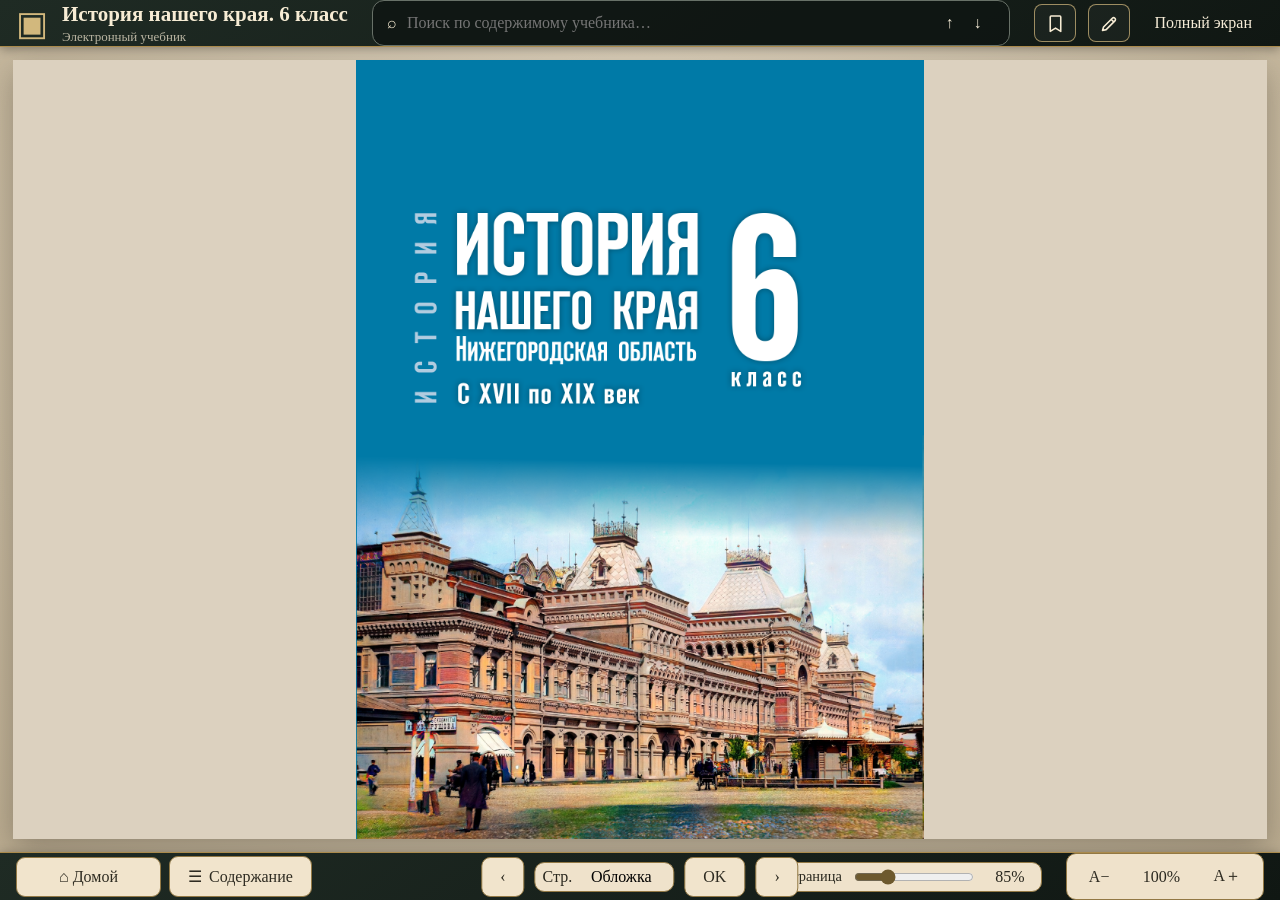
<file: index.html>
<!doctype html>
<html lang="ru">
<head>
  <meta charset="utf-8">
  <meta name="viewport" content="width=device-width,initial-scale=1,maximum-scale=1,user-scalable=no,viewport-fit=cover">
  <title>История нашего края — электронный учебник</title>
  <link rel="stylesheet" href="fonts/fonts.css">
  <link rel="stylesheet" href="app/styles/reader.css?v=arrows-variant4-20261022">

<style id="desktop-toc-compact-layout-fix">
    @media (min-width: 821px) and (max-width: 1100px) {
        #tocPanel {
            display: flex !important;
            flex-direction: column !important;
            align-items: stretch !important;
            min-width: 0 !important;
        }

        #tocPanel > .panel-title {
            flex: 0 0 auto !important;
            width: 100% !important;
            min-width: 0 !important;
            box-sizing: border-box !important;
        }

        #tocPanel > #tocList {
            display: block !important;
            flex: 1 1 auto !important;

            width: 100% !important;
            min-width: 0 !important;
            max-width: 100% !important;

            box-sizing: border-box !important;

            overflow-x: hidden !important;
            overflow-y: auto !important;

            white-space: normal !important;
        }

        #tocPanel > #tocList * {
            min-width: 0 !important;
            max-width: 100% !important;

            box-sizing: border-box !important;

            white-space: normal !important;
            overflow-wrap: break-word !important;
            word-break: normal !important;
        }
    }
</style>

</head>
<body>
<div class="app-shell">
  <header class="topbar">
    <div class="brand"><span class="brand-icon">▣</span><div><strong id="bookTitle">История нашего края. 6 класс</strong><small>Электронный учебник</small></div></div>
    <label class="search"><span>⌕</span><input id="searchInput" type="search" placeholder="Поиск по содержимому учебника…" autocomplete="off"><button id="searchClear" class="search-clear" type="button" title="Очистить поиск" aria-label="Очистить поиск" hidden>×</button><button id="searchPrev" type="button" title="Предыдущее">↑</button><button id="searchNext" type="button" title="Следующее">↓</button><output id="searchCount"></output></label>
    <div class="top-actions">
      <button id="toggleToc" aria-controls="tocPanel" aria-expanded="true">Содержание</button>
      <button id="mobileBookmarks" class="mobile-only-action" aria-controls="bookmarksPanel">Закладки</button>
      <button id="mobileNotes" class="mobile-only-action" aria-controls="notesPanel">Заметки</button>

      <button id="desktopBookmarksToggle"
              class="desktop-right-top-toggle"
              type="button"
              aria-controls="bookmarksPanel"
              aria-expanded="true"
              title="Закладки"
              aria-label="Закладки">
        <svg viewBox="0 0 24 24" aria-hidden="true">
          <path d="M7 3.5h10a1 1 0 0 1 1 1V21l-6-3.8L6 21V4.5a1 1 0 0 1 1-1Z"/>
        </svg>
      </button>

      <button id="desktopNotesToggle"
              class="desktop-right-top-toggle"
              type="button"
              aria-controls="notesPanel"
              aria-expanded="true"
              title="Заметки"
              aria-label="Заметки">
        <svg viewBox="0 0 24 24" aria-hidden="true">
          <path d="M4 20l4.2-1 10-10a2.1 2.1 0 0 0-3-3l-10 10L4 20Zm9.8-12.8 3 3"/>
        </svg>
      </button>

      <button id="fullscreenBtn">Полный экран</button>
    </div>
  </header>

  <main class="workspace">
    <aside class="panel panel-left is-open" id="tocPanel" aria-hidden="false">
      <div class="panel-title"><span>❧</span><b>Содержание</b><button id="closeToc">×</button></div>
      <nav id="tocList" class="toc-list"></nav>
    </aside>

    <section class="reader-stage">
      <button class="page-arrow left" id="prevBtn" aria-label="Назад">‹</button>
      <div id="servicePageLayer" hidden aria-label="Служебная страница"></div><div class="book-frame"><iframe id="bookFrame" title="Учебник" src="book/history-NN-6.html?v=single-page-light-4"></iframe></div>
      <button class="page-arrow right" id="nextBtn" aria-label="Вперёд">›</button>
    </section>

    <aside class="right-column">
      <section class="panel compact" id="bookmarksPanel">
        <div class="panel-title">
          <span>🔖</span><b>Закладки</b>
          <button id="closeBookmarks" class="mobile-drawer-close" type="button" aria-label="Закрыть закладки">×</button>
          <button id="addBookmark" class="single-bookmark-add" type="button" title="Добавить закладку на текущей странице" aria-label="Добавить закладку">＋</button>
        </div>
        <div id="bookmarkList" class="item-list"></div>
        <button id="collapseBookmarksDesktop"
                class="desktop-panel-collapse-bottom"
                type="button"
                title="Свернуть Закладки"
                aria-label="Свернуть Закладки">⌃</button>
      </section>

      <section class="panel notes" id="notesPanel">
        <div class="panel-title">
          <span>✎</span><b>Заметки</b>
          <button id="closeNotes" class="mobile-drawer-close" type="button" aria-label="Закрыть заметки">×</button>
          <button id="addNote">＋</button>
        </div>
        <div id="noteList" class="item-list"></div>
        <button id="collapseNotesDesktop"
                class="desktop-panel-collapse-bottom"
                type="button"
                title="Свернуть Заметки"
                aria-label="Свернуть Заметки">⌃</button>
      </section>
    </aside>
  </main>

  <footer class="bottombar">
    <div class="desktop-panel-controls" aria-label="Боковые панели">
      <button id="homeBtn" class="home">⌂ <span>Домой</span></button>
      <button id="desktopTocToggle" class="desktop-panel-toggle is-active" type="button" aria-controls="tocPanel" aria-expanded="true" title="Показать или скрыть содержание"><span aria-hidden="true">☰</span><span>Содержание</span></button>
    </div>
    <div class="footer-navigation">
      <div class="page-nav"><button id="bottomPrev">‹</button><label>Стр. <input id="pageInput" value="1" inputmode="numeric" enterkeyhint="go" aria-label="Номер страницы"></label><button id="pageGo" class="page-go" type="button" title="Перейти к странице" aria-label="Перейти к странице">OK</button><button id="bottomNext">›</button></div>
    </div>
    <div class="zoom-controls" aria-label="Масштаб страницы"><span class="zoom-label">Страница</span><input id="pageZoomRange" type="range" min="60" max="160" step="5" value="100" aria-label="Масштаб страницы"><output id="pageZoomValue">100%</output></div>
    <div class="font-controls" aria-label="Размер шрифта"><button id="fontDown" title="Уменьшить шрифт">A−</button><output id="fontScale">100%</output><button id="fontUp" title="Увеличить шрифт">A＋</button></div>
  </footer>
  <div id="mobileDrawerBackdrop" class="mobile-drawer-backdrop" hidden></div>
</div>
<div id="imageViewer" class="image-viewer" hidden aria-hidden="true" role="dialog" aria-modal="true" aria-label="Просмотр изображения">
  <button id="imageViewerClose" class="image-viewer-close" type="button" aria-label="Закрыть">×</button>
  <div class="image-viewer-stage">
    <div id="imageViewerCanvas" class="image-viewer-canvas">
      <img id="imageViewerImage" alt="" draggable="false" />
    </div>
    <p id="imageViewerCaption" class="image-viewer-caption"></p>
  </div>
  <div class="image-viewer-controls" aria-label="Масштаб изображения">
    <button id="imageViewerZoomOut" type="button" aria-label="Уменьшить">−</button>
    <output id="imageViewerZoomValue">100%</output>
    <button id="imageViewerZoomIn" type="button" aria-label="Увеличить">＋</button>
    <button id="imageViewerReset" type="button">По размеру экрана</button>
  </div>
</div>

<div id="interactiveModuleViewer" class="interactive-module-viewer" hidden aria-hidden="true" role="dialog" aria-modal="true" aria-label="Интерактивный модуль">
  <button id="interactiveModuleClose" class="interactive-module-close" type="button" aria-label="Закрыть интерактивный модуль">×</button>
  <iframe id="interactiveModuleFrame" class="interactive-module-frame" title="Интерактивный учебный модуль" loading="eager"></iframe>
</div>

<dialog id="serviceMapDialog" aria-label="Увеличенная карта"><div class="service-map-toolbar"><strong>Интерактивная карта</strong><button id="serviceMapClose" class="service-close" aria-label="Закрыть карту">×</button></div><div class="service-map-body"><div class="service-map-viewport" id="serviceMapViewport"><div class="service-map-inner"><img id="serviceMapImage" alt="Карта" draggable="false"></div></div><aside id="serviceMapLegend" class="service-map-legend" hidden><img src="service-pages/legend.png" alt="Условные обозначения карты"></aside></div><div class="service-map-footer"><p id="serviceMapCaption" class="service-caption"></p><div class="service-controls"><button id="serviceMapMinus" aria-label="Уменьшить">−</button><button id="serviceMapReset" aria-label="Сбросить масштаб">100%</button><button id="serviceMapPlus" aria-label="Увеличить">＋</button></div></div></dialog>
<dialog id="noteDialog"><form method="dialog"><h3>Заметка</h3><p id="noteSelectionHint" class="note-selection-hint"></p><div class="note-color-row"><span>Цвет выделения</span><button class="note-color selected" data-color="#ffe58a" style="--swatch:#ffe58a" title="Жёлтый"></button><button class="note-color" data-color="#bfe7b5" style="--swatch:#bfe7b5" title="Зелёный"></button><button class="note-color" data-color="#b9dcff" style="--swatch:#b9dcff" title="Голубой"></button><button class="note-color" data-color="#f6bfd8" style="--swatch:#f6bfd8" title="Розовый"></button></div><textarea id="noteText" rows="7" placeholder="Введите текст заметки…"></textarea><div class="dialog-actions"><button value="cancel">Отмена</button><button id="saveNote" value="default">Сохранить</button></div></form></dialog>
<script src="config/reader-config.js"></script>
<script src="app/services/storage.js"></script>
<script src="app/bookmarks.js?v=mobile-notes-step4"></script>
<link rel="stylesheet" href="service-pages/service-pages.css">
<script src="service-pages/service-pages.js"></script>
<script src="app/reader.js?v=toc-start-only-20261022"></script>
</body>
</html>
</file>
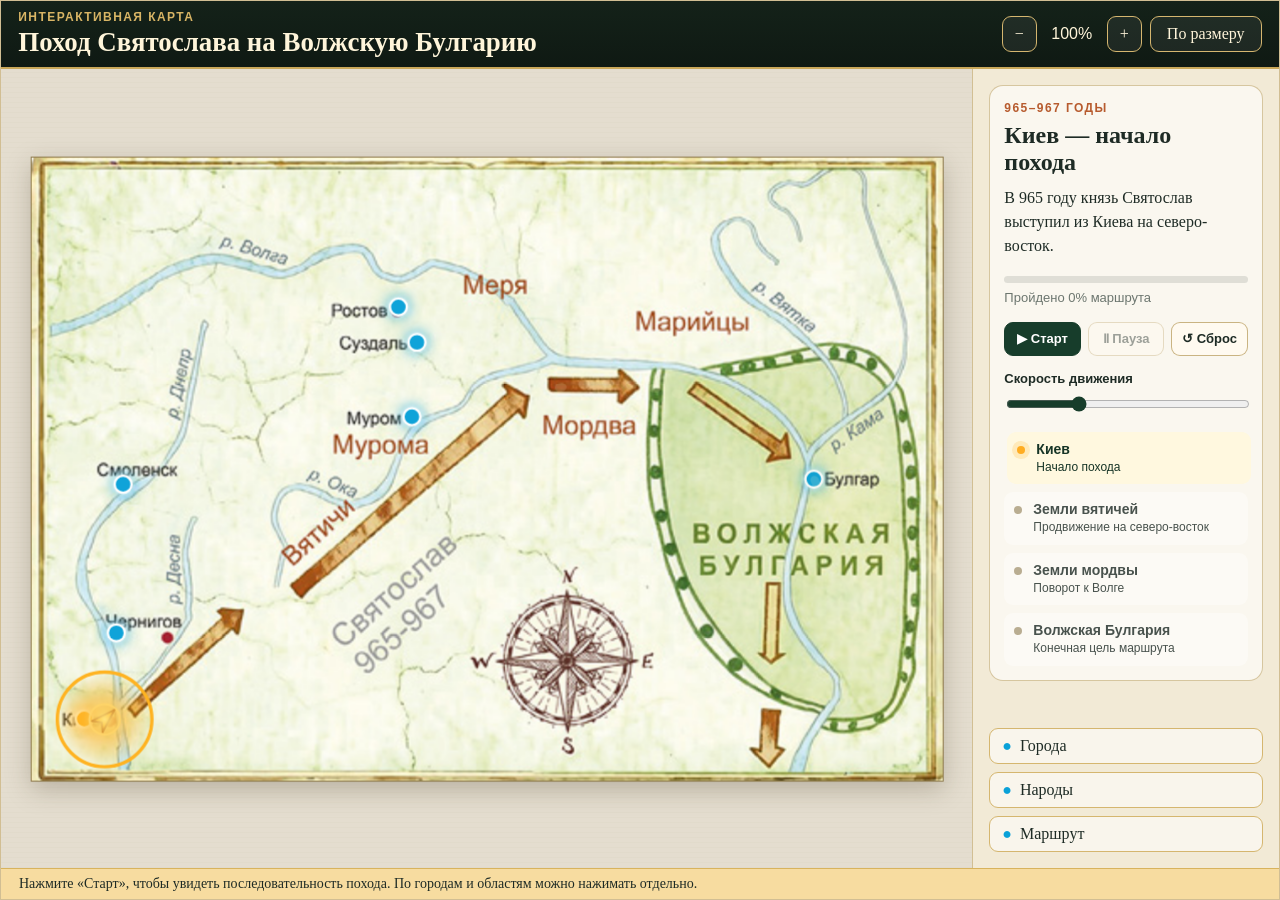
<file: modules/interactive_map_001/index.html>
<!doctype html>
<html lang="ru">
<head>
  <meta charset="utf-8">
  <meta name="viewport" content="width=device-width, initial-scale=1, maximum-scale=1, user-scalable=no, viewport-fit=cover">
  <title>Поход Святослава на Волжскую Булгарию — интерактивная карта</title>
  <link rel="stylesheet" href="styles.css?v=mobile4">
</head>
<body>
  <main class="map-app" aria-label="Интерактивная карта похода Святослава">
    <header class="map-toolbar">
      <div>
        <div class="eyebrow">Интерактивная карта</div>
        <h1>Поход Святослава на Волжскую Булгарию</h1>
      </div>
      <div class="toolbar-actions" aria-label="Управление картой">
        <button type="button" class="tool-button" data-action="zoom-out" aria-label="Уменьшить">−</button>
        <span class="zoom-value" aria-live="polite">100%</span>
        <button type="button" class="tool-button" data-action="zoom-in" aria-label="Увеличить">+</button>
        <button type="button" class="tool-button tool-button--wide" data-action="reset-view">По размеру</button>
      </div>
    </header>

    <section class="map-layout">
      <div class="map-viewport" id="mapViewport">
        <div class="map-stage" id="mapStage">
          <img src="assets/p21-01.png" alt="Карта похода Святослава на Волжскую Булгарию" draggable="false">

          <svg class="map-overlay" viewBox="0 0 539 370" role="img" aria-label="Интерактивные области и анимированный маршрут">
            <defs>
              <filter id="routeGlow" x="-80%" y="-80%" width="260%" height="260%">
                <feGaussianBlur stdDeviation="3.4" result="blur"/>
                <feMerge><feMergeNode in="blur"/><feMergeNode in="SourceGraphic"/></feMerge>
              </filter>
              <radialGradient id="stageGlow">
                <stop offset="0" stop-color="#ffe784" stop-opacity=".95"/>
                <stop offset=".45" stop-color="#ffb321" stop-opacity=".5"/>
                <stop offset="1" stop-color="#ffb321" stop-opacity="0"/>
              </radialGradient>
            </defs>

            <g class="layer layer--cities" data-layer="cities">
              <circle class="hotspot point point--kiev" cx="31" cy="333" r="5" data-id="kiev" tabindex="0" />
              <circle class="hotspot point" cx="50" cy="282" r="5" data-id="chernigov" tabindex="0" />
              <circle class="hotspot point" cx="54" cy="194" r="5" data-id="smolensk" tabindex="0" />
              <circle class="hotspot point" cx="217" cy="89" r="5" data-id="rostov" tabindex="0" />
              <circle class="hotspot point" cx="228" cy="110" r="5" data-id="suzdal" tabindex="0" />
              <circle class="hotspot point" cx="225" cy="154" r="5" data-id="murom" tabindex="0" />
              <circle class="hotspot point" cx="463" cy="191" r="5" data-id="bulgar" tabindex="0" />
            </g>

            <g class="layer layer--peoples" data-layer="peoples">
              <rect class="hotspot nation-hotspot" x="172.41" y="162.96" width="66.10" height="15.75" rx="4.47" ry="4.49" data-id="muroma" tabindex="0" />
              <rect class="hotspot nation-hotspot" x="242.21" y="67.59" width="66.10" height="15.75" rx="4.47" ry="4.49" data-id="merya" tabindex="0" />
              <rect class="hotspot nation-hotspot" x="294.65" y="152.15" width="66.10" height="15.75" rx="4.47" ry="4.49" data-id="mordva" tabindex="0" />
              <rect class="hotspot nation-hotspot" x="348.97" y="89.18" width="79.38" height="15.75" rx="5.37" ry="4.49" data-id="mari" tabindex="0" />
              <path class="hotspot bulgaria-hotspot" d="M514.05,314.15 C500.13,346.63 476.27,347.64 442.93,318.66 C408.77,303.85 388.76,269.40 374.03,227.60 C364.42,194.61 362.54,160.89 367.89,126.41 C409.30,128.27 442.21,121.74 477.64,110.11 C508.97,116.77 526.96,157.78 522.46,230.41 C524.13,253.84 519.84,283.24 514.05,314.15 Z" data-id="bulgaria" tabindex="0" />
            </g>

            <!-- Единый маршрут, проложенный по направлению печатных стрелок. -->
            <g class="animated-route" aria-hidden="true">
              <path id="routePath" class="route-guide"
                d="M43.05,333.27
                   C118.38,259.68 204.98,232.80 283.30,144.95
                   C357.12,116.43 424.01,149.86 461.98,188.80
                   C480.82,222.53 430.78,196.69 434.51,355.77" />
              <path id="routeTrail" class="route-trail"
                d="M43.05,333.27
                   C118.38,259.68 204.98,232.80 283.30,144.95
                   C357.12,116.43 424.01,149.86 461.98,188.80
                   C480.82,222.53 430.78,196.69 434.51,355.77" />
              <g id="routeMarker" class="route-marker">
                <circle id="routeMarkerHalo" class="route-marker__halo" cx="43.05" cy="333.27" r="9"/>
                <path id="routeMarkerArrow" class="route-marker__arrow"
                  d="M51.05,333.27 L36.05,328.27 L39.55,333.27 L36.05,338.27 Z"/>
              </g>
            </g>

            <g class="stage-highlights" aria-hidden="true">
              <circle class="stage-pulse" data-stage="0" cx="43.05" cy="333.27" r="28"/>
              <ellipse class="stage-pulse" data-stage="1" cx="188" cy="216" rx="48" ry="30"/>
              <ellipse class="stage-pulse" data-stage="2" cx="335" cy="137" rx="58" ry="35"/>
            </g>
          </svg>
        </div>
      </div>

      <aside class="info-panel" aria-live="polite">
        <section class="route-controller">
          <div class="route-kicker">965–967 годы</div>
          <h2 id="routeTitle">Поход Святослава</h2>
          <p id="routeText">Запустите маршрут: карта последовательно покажет движение от Киева через земли вятичей и мордвы к Волжской Булгарии.</p>

          <div class="route-progress" aria-label="Ход маршрута">
            <div class="route-progress__bar"><span id="routeProgressBar"></span></div>
            <div class="route-progress__label" id="routeProgressLabel">Маршрут не запущен</div>
          </div>

          <div class="route-controls">
            <button type="button" class="route-button route-button--primary" id="startRoute">▶ Старт</button>
            <button type="button" class="route-button" id="pauseRoute" disabled>Ⅱ Пауза</button>
            <button type="button" class="route-button" id="resetRoute">↺ Сброс</button>
          </div>

          <label class="speed-control">
            <span>Скорость движения</span>
            <input id="routeSpeed" type="range" min="0.6" max="2" step="0.1" value="1">
          </label>

          <ol class="stage-list" id="stageList">
            <li data-stage-index="0"><b>Киев</b><span>Начало похода</span></li>
            <li data-stage-index="1"><b>Земли вятичей</b><span>Продвижение на северо-восток</span></li>
            <li data-stage-index="2"><b>Земли мордвы</b><span>Поворот к Волге</span></li>
            <li data-stage-index="3"><b>Волжская Булгария</b><span>Конечная цель маршрута</span></li>
          </ol>
        </section>

        <article class="info-card" id="infoCard" hidden>
          <div class="info-card__kind" id="infoKind"></div>
          <h2 id="infoTitle"></h2>
          <p id="infoText"></p>
          <button type="button" class="close-card" id="closeCard">Вернуться к маршруту</button>
        </article>

        <div class="layer-switcher" aria-label="Слои карты">
          <button class="layer-button is-active" data-toggle-layer="cities">Города</button>
          <button class="layer-button is-active" data-toggle-layer="peoples">Народы</button>
          <button class="layer-button is-active" data-toggle-route>Маршрут</button>
        </div>
      </aside>
    </section>

    <footer class="map-caption">Нажмите «Старт», чтобы увидеть последовательность похода. По городам и областям можно нажимать отдельно.</footer>
  </main>

  <script src="app.js?v=mobile4"></script>
</body>
</html>
</file>
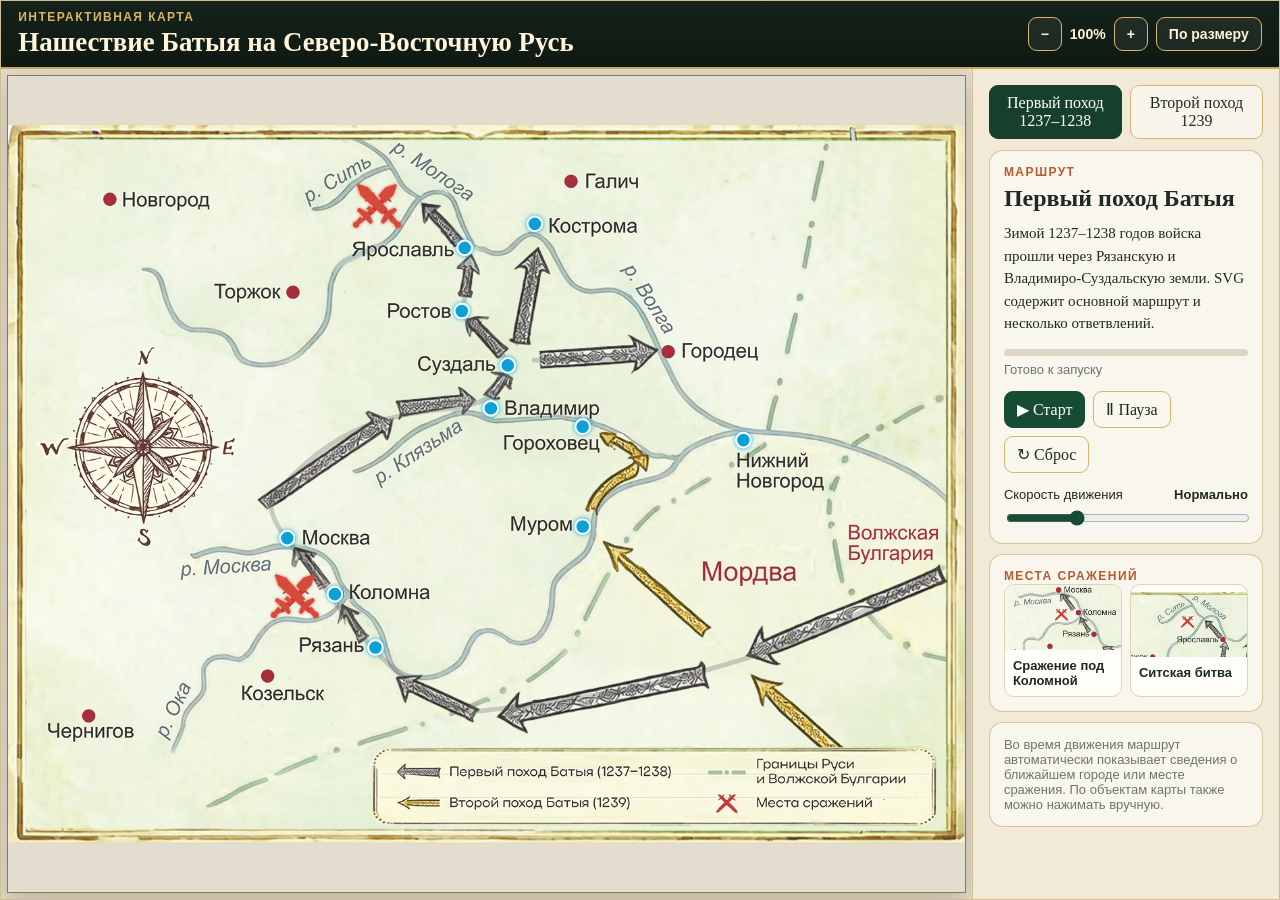
<file: modules/interactive_map_002/index.html>
<!doctype html>
<html lang="ru">
<head>
<meta charset="utf-8">
<meta name="viewport" content="width=device-width,initial-scale=1">
<title>Нашествие Батыя на Русь</title>
<style>
:root{
  --paper:#fffdf7;--ink:#1e2b25;--muted:#6c766f;--panel:#f2ead6;
  --line:#b89d5e;--accent:#b75b2e;--accent-blue:#0aa1d8;
  --green:#10261d;--green2:#18392b;--gold:#d1ad58;
  --route1:#474747;--route2:#d29a18;
  --shadow:0 18px 60px rgba(0,0,0,.22)
}
*{box-sizing:border-box}
html,body{margin:0;min-height:100%;background:#152019;color:var(--ink);font-family:"PT Serif",Georgia,"Times New Roman",serif}
body{padding:18px}
button{font:inherit}
.shell{width:min(1280px,100%);margin:0 auto;background:var(--paper);border:1px solid rgba(184,157,94,.65);border-radius:16px;overflow:hidden;box-shadow:var(--shadow)}
.header{display:flex;align-items:center;justify-content:space-between;gap:18px;padding:18px 22px;background:linear-gradient(180deg,#142219,#0f1913);color:#fff5da;border-bottom:2px solid #caa85a}
.header small{display:block;color:#d9b565;letter-spacing:.12em;text-transform:uppercase;font:600 12px/1.1 "Open Sans",Arial,sans-serif}
h1{margin:3px 0 0;font-size:clamp(20px,2vw,30px);line-height:1.1}
.zoom{display:flex;align-items:center;gap:8px;flex:0 0 auto;font:600 14px Arial,sans-serif}
button,.tab{border:1px solid #d5b66f;background:rgba(255,255,255,.06);color:inherit;border-radius:9px;padding:8px 12px;cursor:pointer}
button:hover,.tab:hover,button:focus-visible,.tab:focus-visible{outline:none;background:rgba(213,182,111,.18)}
button.primary{background:#164b34;color:#fff;border-color:#164b34}
button:disabled{opacity:.45;cursor:default}
.main{display:grid;grid-template-columns:minmax(0,1fr) 320px;min-height:680px}
.map-pane{position:relative;overflow:hidden;min-height:680px;background:linear-gradient(rgba(255,255,255,.28),rgba(255,255,255,.28)),repeating-linear-gradient(0deg,rgba(118,101,58,.035) 0 1px,transparent 1px 5px),#d9d0bc;display:flex;align-items:center;justify-content:center;padding:22px}
.stage{position:relative;width:min(94%,940px);transform-origin:center center;will-change:transform;user-select:none;transition:transform .18s ease}
svg{display:block;width:100%;height:auto;max-width:100%;border:1px solid #8d794a;box-shadow:0 8px 24px rgba(58,47,22,.25)}
.panel{display:flex;flex-direction:column;gap:18px;padding:24px;background:var(--panel);border-left:1px solid rgba(184,157,94,.55);overflow:auto}
.tabs{display:grid;grid-template-columns:1fr 1fr;gap:8px;margin:0}
.tab{color:var(--ink);background:rgba(255,255,255,.55);text-align:center}
.tab.active{background:#173f2e;color:#fff;border-color:#173f2e}
.card{background:rgba(255,255,255,.56);border:1px solid rgba(184,157,94,.55);border-radius:14px;padding:20px;margin:0}
.eyebrow{color:var(--accent);text-transform:uppercase;letter-spacing:.12em;font:700 12px/1.2 "Open Sans",Arial,sans-serif}
h2{margin:6px 0 10px;font-size:24px}.body{font-size:15px;line-height:1.5}.meta{color:var(--muted);font:13px Arial,sans-serif}
.controls{display:flex;gap:8px;flex-wrap:wrap;margin-top:14px}
.speed-control{margin-top:14px;font:13px Arial,sans-serif}.speed-control label{display:flex;justify-content:space-between;gap:12px;margin-bottom:6px}.speed-control input{width:100%;accent-color:#164b34}
.progress{height:7px;background:#ddd6c5;border-radius:99px;overflow:hidden;margin:14px 0 6px}.progress>i{display:block;height:100%;width:0;background:#c6592c;transition:width .2s}
.battle-gallery{display:grid;grid-template-columns:1fr 1fr;gap:8px}.battle-card{border:1px solid #dfd3b4;background:#fffdf7;border-radius:10px;overflow:hidden;padding:0;cursor:pointer;text-align:left}.battle-card img{display:block;width:100%;aspect-ratio:16/9;object-fit:cover}.battle-card span{display:block;padding:8px;font:600 13px Arial,sans-serif}.battle-card:hover,.battle-card.active{border-color:#d78920;background:#fff2c9}
.footer{padding:11px 22px;background:#f7dca0;border-top:1px solid #d8b35d;font-size:14px}
#path1 path,#path02 path{fill:none!important;stroke-linecap:round;stroke-linejoin:round;opacity:.25;pointer-events:none}
#path1 path{stroke:var(--route1)!important;stroke-width:92!important}#path02 path{stroke:var(--route2)!important;stroke-width:92!important}
.route-progress{fill:none;stroke:#f25a24;stroke-width:135;stroke-linecap:round;stroke-linejoin:round;filter:drop-shadow(0 0 34px #ffbd46);pointer-events:none}
.route-marker{fill:#ffb51f;stroke:#fff;stroke-width:35;filter:drop-shadow(0 0 38px #ff9a00);pointer-events:none}
#cities circle{fill:var(--accent-blue)!important;stroke:#fff;stroke-width:40;cursor:pointer;transform-box:fill-box;transform-origin:center;animation:pulse 1.8s ease-in-out infinite;filter:drop-shadow(0 0 42px #00aef0)}
#cities circle:hover,#cities circle.selected{fill:#ffc036!important;filter:drop-shadow(0 0 52px #ff9d00)}
#battles path{fill:#d54a3a!important;cursor:pointer;transform-box:fill-box;transform-origin:center;animation:battlePulse 1.4s ease-in-out infinite;filter:drop-shadow(0 0 28px rgba(214,47,36,.8))}
#battles path:hover,#battles path.selected{fill:#ffb321!important}
@keyframes pulse{50%{transform:scale(1.28);opacity:.72}}@keyframes battlePulse{50%{transform:scale(1.13);opacity:.68}}
@media(max-width:900px){body{padding:0}.shell{border-radius:0;min-height:100vh}.header{align-items:flex-start;flex-direction:column}.main{grid-template-columns:1fr}.map-pane{min-height:62vh}.panel{border-left:0;border-top:1px solid rgba(184,157,94,.55)}.battle-gallery{grid-template-columns:1fr 1fr}}
@media(max-width:560px){.zoom{flex-wrap:wrap}.panel{padding:14px}.battle-gallery{grid-template-columns:1fr}}

/* ==========================================================
   Автоподгонка модуля под размер окна
   ========================================================== */
html,body{width:100%;height:100%;min-height:0;overflow:hidden}
body{padding:clamp(0px,1.2vmin,18px)}
.shell{height:calc(100dvh - 2 * clamp(0px,1.2vmin,18px));max-height:100dvh;display:grid;grid-template-rows:auto minmax(0,1fr) auto}
.header{padding:clamp(8px,1.4vh,18px) clamp(10px,1.5vw,22px)}
.main{height:100%;min-height:0;grid-template-columns:minmax(0,1fr) clamp(250px,25vw,320px)}
.map-pane{height:100%;min-height:0;padding:clamp(8px,1.5vw,22px)}
.panel{min-height:0;overflow:auto;padding:clamp(12px,1.8vw,24px);gap:clamp(10px,1.5vh,18px)}
.card{padding:clamp(12px,1.5vw,20px)}
.footer{padding-block:7px}
@media(max-width:900px){
 body{padding:0}.shell{height:100dvh;min-height:0;border-radius:0}
 .header{flex-direction:row;align-items:center}
 .main{grid-template-columns:1fr;grid-template-rows:minmax(0,1fr) minmax(190px,38vh)}
 .map-pane{min-height:0}.panel{border-left:0;border-top:1px solid rgba(184,157,94,.55)}
}
@media(max-width:560px),(max-height:620px){
 .header{gap:8px;padding:7px 9px}.header small{display:none}h1{font-size:clamp(15px,4vw,20px)}
 .zoom{gap:4px}.zoom button{padding:6px 8px}.zoom button:last-child{display:none}
 .main{grid-template-rows:minmax(0,1fr) minmax(165px,36vh)}
 .panel{padding:9px;gap:8px}.tabs{gap:4px}.tab{padding:6px 4px;font-size:12px}
 .card{padding:10px}h2{font-size:18px;margin-bottom:6px}.body{font-size:13px;line-height:1.35}
 .controls{margin-top:8px;gap:4px}.controls button{padding:6px 8px;font-size:12px}
 .speed-control{margin-top:8px}.battle-gallery{display:none}.footer{display:none}
}


/* ==========================================================
   Единая автоподгонка всего интерактивного модуля
   Эталонный холст 1280 x 800 масштабируется целиком.
   ========================================================== */
html,body{width:100%;height:100%;min-width:0;min-height:0;margin:0;overflow:hidden!important;background:#152019}
body{position:relative;padding:0!important}
.shell{position:absolute!important;left:0;top:0;width:1280px!important;height:800px!important;min-width:1280px!important;min-height:800px!important;max-width:none!important;max-height:none!important;margin:0!important;display:grid!important;grid-template-rows:auto minmax(0,1fr) auto!important;transform-origin:0 0;overflow:hidden!important;border-radius:14px!important}
.header{flex-direction:row!important;align-items:center!important;padding:14px 20px!important}
.main{height:100%!important;min-height:0!important;grid-template-columns:minmax(0,1fr) 320px!important;grid-template-rows:minmax(0,1fr)!important}
.map-pane{height:100%!important;min-height:0!important;padding:14px!important}
.panel{height:100%!important;min-height:0!important;overflow-y:auto!important;overflow-x:hidden!important;border-left:1px solid rgba(184,157,94,.55)!important;border-top:0!important;padding:16px!important;gap:12px!important}
.footer{display:none!important}
.battle-gallery{grid-template-columns:1fr 1fr!important}

</style>

<style id="adaptive-iframe-layout">
html,body{width:100%!important;height:100%!important;min-width:0!important;min-height:0!important;margin:0!important;overflow:hidden!important;background:#152019}
body{position:static!important;padding:0!important}
.shell{position:static!important;width:100%!important;height:100%!important;min-width:0!important;min-height:0!important;max-width:none!important;max-height:none!important;margin:0!important;transform:none!important;border-radius:0!important;display:grid!important;grid-template-rows:auto minmax(0,1fr)!important;overflow:hidden!important}
.header{min-height:0!important;padding:clamp(7px,1.15vh,16px) clamp(10px,1.35vw,20px)!important;flex-direction:row!important;align-items:center!important}
.header h1{font-size:clamp(17px,2.1vw,29px)!important}
.main{width:100%!important;height:100%!important;min-width:0!important;min-height:0!important;grid-template-columns:minmax(0,76%) minmax(220px,24%)!important;grid-template-rows:minmax(0,1fr)!important}
.map-pane{width:100%!important;height:100%!important;min-width:0!important;min-height:0!important;padding:clamp(7px,1.2vw,16px)!important;overflow:hidden!important}
.stage{width:auto!important;max-width:94%!important;max-height:94%!important;transform-origin:center center!important}
.stage svg{width:100%!important;height:auto!important;max-height:100%!important}
.panel{width:100%!important;height:100%!important;min-width:0!important;min-height:0!important;overflow-x:hidden!important;overflow-y:auto!important;border-left:1px solid rgba(184,157,94,.55)!important;border-top:0!important;padding:clamp(8px,1.25vw,18px)!important;gap:clamp(7px,1.15vh,14px)!important}
.card{padding:clamp(9px,1.1vw,16px)!important}.footer{display:none!important}
@media(max-aspect-ratio:5/4){.main{grid-template-columns:minmax(0,70%) minmax(210px,30%)!important}}
@media(max-width:760px){.main{grid-template-columns:minmax(0,68%) minmax(190px,32%)!important}.header small{display:none!important}.zoom button:last-child{display:none!important}.panel{padding:7px!important;gap:6px!important}.card{padding:8px!important}.battle-gallery{display:none!important}}
</style>

<style id="desktop-map-size-fix">
/* Desktop only: make the map use the full available map pane.
   Mobile layout below remains untouched. */
@media (min-width: 761px) {
  .main {
    grid-template-columns: minmax(0, 1fr) clamp(280px, 24vw, 320px) !important;
  }

  .map-pane {
    padding: 6px !important;
  }

  .stage {
    width: 100% !important;
    height: 100% !important;
    max-width: none !important;
    max-height: none !important;
    display: flex !important;
    align-items: center !important;
    justify-content: center !important;
    margin: 0 !important;
  }

  .stage > svg {
    display: block !important;
    width: 100% !important;
    height: 100% !important;
    max-width: 100% !important;
    max-height: 100% !important;
  }
}
</style>

<style id="mobile-module-shell-clean">
/* Mobile shell for interactive_map_002. Desktop rules above stay unchanged. */
@media (max-width: 760px) {
  html, body {
    width: 100% !important;
    height: 100% !important;
    height: 100dvh !important;
    min-width: 0 !important;
    min-height: 0 !important;
    margin: 0 !important;
    padding: 0 !important;
    overflow: hidden !important;
    background: #152019 !important;
  }

  body { position: static !important; }

  .shell {
    position: static !important;
    width: 100% !important;
    height: 100dvh !important;
    min-width: 0 !important;
    min-height: 0 !important;
    max-width: none !important;
    max-height: none !important;
    margin: 0 !important;
    border: 0 !important;
    border-radius: 0 !important;
    box-shadow: none !important;
    transform: none !important;
    overflow: hidden !important;
    display: grid !important;
    grid-template-rows: 50px minmax(0, 1fr) !important;
  }

  .header {
    height: 50px !important;
    min-height: 50px !important;
    padding: 6px 10px !important;
    gap: 6px !important;
    flex-direction: row !important;
    align-items: center !important;
    justify-content: flex-start !important;
    overflow: hidden !important;
  }
  .header > div:first-child { min-width: 0 !important; width: 100% !important; }
  .header small { display: none !important; }
  .header h1 {
    margin: 0 !important;
    max-width: 100% !important;
    font-size: clamp(15px, 4.5vw, 19px) !important;
    line-height: 1.1 !important;
    white-space: nowrap !important;
    overflow: hidden !important;
    text-overflow: ellipsis !important;
  }
  .zoom { display: none !important; }

  .main {
    width: 100% !important;
    height: 100% !important;
    min-width: 0 !important;
    min-height: 0 !important;
    display: grid !important;
    grid-template-columns: 1fr !important;
    grid-template-rows: minmax(0, 56%) minmax(0, 44%) !important;
    overflow: hidden !important;
  }

  .map-pane {
    width: 100% !important;
    height: 100% !important;
    min-width: 0 !important;
    min-height: 0 !important;
    padding: 4px !important;
    overflow: hidden !important;
    display: flex !important;
    align-items: center !important;
    justify-content: center !important;
    touch-action: manipulation !important;
  }

  .stage {
    width: 100% !important;
    height: 100% !important;
    max-width: 100% !important;
    max-height: 100% !important;
    margin: 0 !important;
    display: flex !important;
    align-items: center !important;
    justify-content: center !important;
    transform-origin: center center !important;
  }
  .stage > svg {
    display: block !important;
    width: 100% !important;
    height: 100% !important;
    max-width: 100% !important;
    max-height: 100% !important;
    object-fit: contain !important;
    border-width: 0 !important;
    box-shadow: none !important;
  }

  .panel {
    width: 100% !important;
    height: 100% !important;
    min-width: 0 !important;
    min-height: 0 !important;
    max-height: none !important;
    padding: 8px 10px calc(10px + env(safe-area-inset-bottom)) !important;
    gap: 7px !important;
    border-left: 0 !important;
    border-top: 1px solid rgba(184,157,94,.55) !important;
    overflow-x: hidden !important;
    overflow-y: auto !important;
    -webkit-overflow-scrolling: touch !important;
  }

  .tabs {
    position: sticky !important;
    top: -8px !important;
    z-index: 3 !important;
    grid-template-columns: 1fr 1fr !important;
    gap: 5px !important;
    margin: 0 !important;
    padding: 0 0 3px !important;
    background: var(--panel) !important;
  }
  .tab { padding: 6px 5px !important; font-size: 11px !important; line-height: 1.15 !important; }

  .card { padding: 9px 10px !important; border-radius: 10px !important; }
  .eyebrow { font-size: 9px !important; }
  h2 { margin: 3px 0 5px !important; font-size: 17px !important; line-height: 1.15 !important; }
  .body { font-size: 12.5px !important; line-height: 1.32 !important; }
  .meta { font-size: 10.5px !important; line-height: 1.3 !important; }
  .progress { margin: 7px 0 4px !important; }
  .controls { margin-top: 7px !important; gap: 5px !important; }
  .controls button { padding: 7px 9px !important; font-size: 11px !important; }
  .speed-control { margin-top: 7px !important; font-size: 10px !important; }
  .speed-control label { margin-bottom: 4px !important; }
  .speed-control input { min-height: 28px !important; }

  .battle-gallery { display: none !important; }
  .panel > .card:last-child { display: none !important; }
  .footer { display: none !important; }
}

@media (max-width: 760px) and (orientation: landscape) {
  .shell { grid-template-rows: 44px minmax(0, 1fr) !important; }
  .header { height: 44px !important; min-height: 44px !important; padding: 5px 9px !important; }
  .header h1 { font-size: clamp(14px, 2.5vw, 18px) !important; }
  .main {
    grid-template-columns: minmax(0, 66%) minmax(0, 34%) !important;
    grid-template-rows: 1fr !important;
  }
  .panel {
    border-top: 0 !important;
    border-left: 1px solid rgba(184,157,94,.55) !important;
    padding-bottom: 8px !important;
  }
}
</style>

</head>
<body>
<div class="shell">
<header class="header"><div><small>Интерактивная карта</small><h1>Нашествие Батыя на Северо-Восточную Русь</h1></div><div class="zoom"><button id="minus">−</button><span id="zoomLabel">100%</span><button id="plus">+</button><button id="fit">По размеру</button></div></header>
<div class="main">
<section class="map-pane"><div class="stage" id="stage"><svg xmlns="http://www.w3.org/2000/svg" xml:space="preserve" width="100%" height="100%" version="1.1" style="shape-rendering:geometricPrecision; text-rendering:geometricPrecision; image-rendering:optimizeQuality; fill-rule:evenodd; clip-rule:evenodd"
viewBox="991 7069 18664 14002" preserveAspectRatio="xMidYMid meet" role="img" aria-label="Карта походов Батыя на Северо-Восточную Русь"
 xmlns:xlink="http://www.w3.org/1999/xlink">
 <defs>
  <style type="text/css">
   <![CDATA[
    .str0 {stroke:black;stroke-width:20}
    .fil0 {fill:none}
    .fil2 {fill:#6666FF}
    .fil1 {fill:red}
   ]]>
  </style>
   <clipPath id="id0">
    <rect x="991" y="7069" width="18664" height="14002"/>
   </clipPath>
 </defs>
 <g id="Слой_x0020_1">
  <metadata id="CorelCorpID_0Corel-Layer"/>
  <g style="clip-path:url(#id0)">
   <image x="991" y="7069" width="18664" height="14002" xlink:href="assets/map.png"/>
  </g>
 </g>
 <g id="path1">
  <metadata id="CorelCorpID_1Corel-Layer"/>
  <path class="fil0 str0" d="M19229 15707c-2101,1281 -4719,2382 -9250,2815 -1095,-252 -2065,-1344 -2873,-2508 -369,-531 -1274,-1374 -895,-1736 2117,-2542 4154,-940 4546,-2487 -256,-730 -1048,-692 -863,-1312 286,-785 -45,-1353 -719,-1799"/>
  <path class="fil0 str0" d="M10915 11331c37,-182 103,-501 130,-675 23,-148 184,-893 262,-1008"/>
  <path class="fil0 str0" d="M11254 11659c168,0 1961,11 2077,-71 8,-6 29,-3 40,-3"/>
 </g>
 <g id="path02">
  <metadata id="CorelCorpID_2Corel-Layer"/>
  <path class="fil0 str0" d="M17212 19395c-330,-90 -3395,-3361 -3905,-3655 -1325,-762 -1328,-1463 -191,-1975 596,-268 -79,-473 -899,-847"/>
 </g>
 <g id="battles">
  <metadata id="CorelCorpID_3Corel-Layer"/>
  <path class="fil1" d="M6688 16429c3,-4 6,-12 9,-17 29,-58 21,-50 80,-79 5,-3 13,-6 17,-9 -9,-12 -21,-24 -31,-35 -11,-12 -21,-24 -32,-36l-60 -67c-1,-2 -3,-2 -4,-4l-36 -40c-2,-2 -2,-3 -4,-5l-20 -22c-14,-16 -31,-33 -44,-49 -9,-10 -24,-26 -31,-35l-29 -31c-8,-11 -22,-25 -31,-36l-21 -22c-2,-4 -5,-6 -8,-9 -2,-4 -5,-6 -8,-9 -2,-3 -5,-6 -7,-9 -6,-7 -11,-13 -18,-16 -16,-6 -35,-12 -51,-17 -17,-6 -34,-11 -51,-17l-76 -25c-25,-9 -36,8 -30,27l26 76c11,34 22,68 33,102 3,8 8,12 16,18l71 64c4,2 6,5 9,8l107 96c4,2 6,5 10,7l35 32c16,16 45,39 63,56l18 16c10,9 42,38 53,48l45 39zm-311 -105c18,11 53,23 68,37 14,13 29,55 39,68l26 -23c3,-2 6,-6 9,-8l36 -32 -14 -14c-6,-4 -10,-8 -16,-13 -18,-17 -42,-37 -60,-53l-30 -27c-2,3 -4,5 -7,8 -7,7 -29,33 -36,41l-15 16zm536 145c-10,8 -81,81 -81,82l87 63c2,2 4,3 6,5 2,2 4,2 6,4 0,1 -4,43 34,60 27,13 55,4 70,-12 16,-16 24,-45 11,-70 -5,-11 -14,-19 -23,-25 -14,-8 -21,-8 -38,-8 -7,-8 -12,-17 -18,-25l-54 -74zm-726 99c-17,0 -26,1 -38,8 -10,6 -18,14 -23,25 -27,52 28,107 80,82 39,-18 34,-59 35,-60 3,-3 8,-6 12,-9l87 -63c-1,-1 -72,-75 -81,-82 -9,10 -27,37 -36,49 -11,15 -26,37 -36,50zm783 -218c4,-13 -5,-20 -10,-26 -23,-23 -23,-25 -48,-13 -9,4 -17,8 -26,13 -41,20 -86,42 -126,63 -6,3 -7,4 -10,10l-70 139c-13,26 -21,33 -2,52 5,4 14,15 20,18 12,6 21,-1 27,-7l209 -209c8,-7 34,-31 36,-40zm-770 -2c2,9 12,17 17,21 6,7 12,13 19,19l209 210c21,21 31,7 47,-9 5,-5 14,-12 12,-25 -1,-6 -20,-43 -24,-51l-51 -101c-13,-27 -8,-21 -40,-37l-127 -63c-26,-13 -26,-12 -49,11 -5,5 -14,12 -13,25zm413 -287l63 70c2,2 2,3 4,4l51 57c3,4 5,6 8,9 5,-2 14,-12 19,-16l78 -70c2,-1 3,-2 5,-4l63 -56c6,-6 13,-30 16,-40l46 -139c3,-9 8,-19 3,-29 -11,-19 -33,-6 -53,1l-138 45c-9,4 -20,6 -25,12l-31 34c-10,13 -28,31 -39,44 -7,9 -28,30 -35,38 -7,9 -16,18 -22,25l-13 15z"/>
  <path class="fil1" d="M8289 8817c2,-4 6,-12 8,-17 30,-58 21,-50 80,-79 6,-3 14,-6 18,-9 -9,-12 -22,-24 -31,-35 -11,-12 -22,-24 -32,-36l-60 -67c-2,-2 -3,-2 -4,-4l-36 -40c-2,-2 -3,-3 -4,-5l-20 -22c-14,-16 -31,-33 -44,-49 -9,-10 -25,-26 -32,-35l-28 -31c-8,-11 -22,-25 -32,-36l-20 -22c-3,-4 -5,-6 -8,-9 -3,-4 -5,-6 -8,-9 -2,-3 -5,-6 -8,-9 -5,-7 -10,-13 -18,-16 -15,-6 -34,-12 -50,-17 -17,-6 -34,-11 -51,-17l-76 -25c-25,-9 -37,8 -30,27l25 76c11,34 23,68 34,102 3,8 8,12 15,18l72 64c3,2 6,5 9,8l107 95c3,3 6,6 9,8l36 32c16,16 45,39 62,56l18 16c11,9 43,38 54,48l45 39zm-311 -105c18,11 53,23 68,37 14,13 29,55 38,68l27 -23c3,-2 6,-6 9,-8l36 -32 -15 -14c-5,-4 -10,-8 -15,-13 -18,-17 -43,-37 -60,-53l-30 -27c-3,3 -4,5 -7,8 -8,7 -29,33 -37,41l-14 16zm536 145c-10,8 -81,81 -82,82l87 63c3,2 4,3 7,5 2,2 4,2 5,4 1,1 -3,43 35,60 26,13 55,4 70,-12 15,-16 23,-45 10,-70 -5,-11 -13,-19 -23,-25 -13,-8 -20,-8 -37,-8 -7,-8 -13,-17 -19,-25l-53 -74zm-727 99c-16,0 -25,1 -38,8 -9,6 -17,14 -23,25 -26,52 28,107 81,82 38,-18 34,-59 34,-60 3,-3 9,-6 12,-9l88 -63c-1,-1 -72,-75 -82,-82 -8,10 -26,37 -36,49 -10,15 -26,37 -36,50zm784 -218c4,-13 -5,-20 -10,-26 -23,-23 -24,-25 -49,-13 -8,4 -16,8 -25,13 -41,20 -87,42 -127,63 -5,3 -6,4 -9,10l-70 139c-13,26 -21,33 -2,52 5,4 14,15 20,18 12,6 21,-1 27,-7l209 -209c7,-7 34,-31 36,-40zm-770 -2c1,9 11,17 16,21 7,7 13,13 19,19l209 210c22,21 32,7 47,-9 5,-5 15,-12 13,-25 -1,-6 -21,-43 -25,-51l-50 -101c-14,-27 -9,-21 -40,-37l-127 -63c-26,-13 -27,-12 -49,11 -5,5 -15,12 -13,25zm413 -287l63 70c1,2 2,3 3,4l52 57c2,4 5,6 7,9 6,-2 15,-12 20,-16l78 -70c1,-1 3,-2 5,-4l63 -56c6,-6 12,-30 16,-40l46 -139c3,-9 8,-19 2,-29 -10,-19 -32,-6 -52,1l-138 45c-10,4 -20,6 -26,12l-30 34c-11,13 -28,30 -39,44 -8,9 -28,30 -35,38 -7,9 -16,18 -22,25l-13 15z"/>
 </g>
 <g id="cities">
  <metadata id="CorelCorpID_4Corel-Layer"/>
  <circle class="fil2" cx="8158" cy="17263" r="143"/>
  <circle class="fil2" cx="7367" cy="16223" r="143"/>
  <circle class="fil2" cx="6438" cy="15130" r="143"/>
  <circle class="fil2" cx="10410" cy="12598" r="143"/>
  <circle class="fil2" cx="10740" cy="11760" r="143"/>
  <circle class="fil2" cx="9843" cy="10699" r="143"/>
  <circle class="fil2" cx="9899" cy="9469" r="143"/>
  <circle class="fil2" cx="11267" cy="9000" r="143"/>
  <circle class="fil2" cx="12201" cy="14903" r="143"/>
  <circle class="fil2" cx="15336" cy="13218" r="143"/>
  <circle class="fil2" cx="12201" cy="12956" r="143"/>
 </g>

<g id="runtime"></g></svg></div></section>
<aside class="panel">
<div class="tabs"><button class="tab active" data-route="first">Первый поход<br>1237–1238</button><button class="tab" data-route="second">Второй поход<br>1239</button></div>
<div class="card"><div class="eyebrow" id="kind">Маршрут</div><h2 id="title">Первый поход Батыя</h2><div class="body" id="text">Нажмите «Старт», чтобы проследить движение войск по маршрутам, отмеченным в SVG.</div><div class="progress"><i id="bar"></i></div><div class="meta" id="status">Готово к запуску</div><div class="controls"><button class="primary" id="play">▶ Старт</button><button id="pause">Ⅱ Пауза</button><button id="reset">↻ Сброс</button></div><div class="speed-control"><label for="speed"><span>Скорость движения</span><strong id="speedLabel">Нормально</strong></label><input id="speed" type="range" min="0.35" max="1.8" step="0.05" value="0.75"></div></div>
<div class="card"><div class="eyebrow">Места сражений</div><div class="battle-gallery" id="battleGallery">
<button class="battle-card" data-battle="0"><img src="assets/battle_kolomna.png" alt="Фрагмент карты у Коломны"><span>Сражение под Коломной</span></button>
<button class="battle-card" data-battle="1"><img src="assets/battle_sit.png" alt="Фрагмент карты у реки Сить"><span>Ситская битва</span></button>
</div></div>
<div class="card"><div class="meta">Во время движения маршрут автоматически показывает сведения о ближайшем городе или месте сражения. По объектам карты также можно нажимать вручную.</div></div>
</aside></div>
</div>
<script>
const cityData=[
 {name:'Рязань',text:'В декабре 1237 года город выдержал несколько дней осады, затем был взят штурмом, разорён и сожжён. Старая Рязань уже не восстановила прежнего значения.'},
 {name:'Коломна',text:'В январе 1238 года под Коломной произошло крупное сражение объединённых русских сил с монгольским войском. После поражения русских город был взят.'},
 {name:'Москва',text:'Небольшая тогда крепость была осаждена, взята и сожжена в январе 1238 года; князь Владимир Юрьевич попал в плен.'},
 {name:'Владимир',text:'Столица Владимиро-Суздальской земли была взята 7 февраля 1238 года и сильно разорена. Во время штурма погибла княжеская семья.'},
 {name:'Суздаль',text:'В феврале 1238 года Суздаль был захвачен и разорён монгольскими отрядами.'},
 {name:'Ростов',text:'Ростов открыл ворота без длительной осады и, по летописной традиции, избежал полного разрушения, хотя оказался под властью завоевателей.'},
 {name:'Ярославль',text:'Ярославль был взят и разорён. Археологические находки свидетельствуют о массовой гибели жителей во время нашествия.'},
 {name:'Кострома',text:'Костромская земля оказалась в зоне действий монгольских отрядов. Источники не дают столь подробного описания судьбы города, как для Владимира или Рязани.'},
 {name:'Муром',text:'Муромское княжество пострадало уже на начальном этапе нашествия; город и округа оказались под ударом монгольских войск.'},
 {name:'Нижний Новгород',text:'Нижний Новгород находился у восточной границы Руси. Подробного летописного рассказа о его штурме в этот поход не сохранилось.'},
 {name:'Гороховец',text:'Гороховец находился на пути отдельных отрядов. Прямые сведения о масштабах его разорения в 1238 году ограничены.'}
];
const battleData=[
 {name:'Сражение под Коломной',text:'В январе 1238 года объединённые силы Рязанского и Владимирского княжеств встретили монголов у Коломны. Русское войско потерпело поражение, после чего путь к Москве и Владимиру оказался открыт.'},
 {name:'Ситская битва',text:'4 марта 1238 года на реке Сить отряд Бурундая разгромил войско великого князя Юрия Всеволодовича. Князь погиб, а организованное сопротивление Северо-Восточной Руси было серьёзно ослаблено.'}
];
const routeInfo={first:{title:'Первый поход Батыя',text:'Зимой 1237–1238 годов войска прошли через Рязанскую и Владимиро-Суздальскую земли. SVG содержит основной маршрут и несколько ответвлений.'},second:{title:'Второй поход Батыя',text:'В 1239 году новый этап похода был направлен к южным и юго-восточным русским землям. На карте он обозначен жёлтым маршрутом.'}};
const cities=[...document.querySelectorAll('#cities circle')]; const battles=[...document.querySelectorAll('#battles path')];
cities.forEach((el,i)=>{el.dataset.type='city';el.dataset.index=i;el.setAttribute('tabindex','0');el.setAttribute('aria-label',cityData[i]?.name||'Город')});
battles.forEach((el,i)=>{el.dataset.type='battle';el.dataset.index=i;el.setAttribute('tabindex','0');el.setAttribute('aria-label',battleData[i]?.name||'Место сражения')});
const title=document.getElementById('title'),text=document.getElementById('text'),kind=document.getElementById('kind'),status=document.getElementById('status'),bar=document.getElementById('bar'),runtime=document.getElementById('runtime');
let mode='first',playing=false,raf=0,progressMs=0,lastFrame=0,baseDuration=18000,zoom=1;
let speed=0.75,holdUntil=0,holdKey='';
let announced=new Set();
function clearSelected(){document.querySelectorAll('.selected,.battle-card.active').forEach(e=>e.classList.remove('selected','active'))}
function showObject(el,automatic=false){clearSelected();el.classList.add('selected');const d=el.dataset.type==='city'?cityData[+el.dataset.index]:battleData[+el.dataset.index];kind.textContent=el.dataset.type==='city'?'Город':'Место сражения';title.textContent=d.name;text.textContent=d.text;status.textContent=automatic?'Маршрут проходит рядом с объектом':'Объект выбран на карте';if(el.dataset.type==='battle')document.querySelector(`.battle-card[data-battle="${el.dataset.index}"]`)?.classList.add('active')}
[...cities,...battles].forEach(el=>{el.addEventListener('click',()=>showObject(el));el.addEventListener('keydown',e=>{if(e.key==='Enter'||e.key===' '){e.preventDefault();showObject(el)}})});
function paths(){return [...document.querySelectorAll(mode==='first'?'#path1 path':'#path02 path')]}
function setupRoute(){cancelAnimationFrame(raf);playing=false;progressMs=0;lastFrame=0;holdUntil=0;holdKey='';announced.clear();runtime.innerHTML='';bar.style.width='0%';const info=routeInfo[mode];kind.textContent='Маршрут';title.textContent=info.title;text.textContent=info.text;status.textContent='Готово к запуску';document.getElementById('play').textContent='▶ Старт';document.querySelectorAll('#path1,#path02').forEach(g=>g.style.opacity='0.12');document.querySelector(mode==='first'?'#path1':'#path02').style.opacity='1'}
function buildRuntime(){runtime.innerHTML='';const pths=paths();return pths.map(p=>{const clone=p.cloneNode();clone.removeAttribute('class');clone.setAttribute('class','route-progress');const len=p.getTotalLength();clone.style.strokeDasharray=len;clone.style.strokeDashoffset=len;runtime.appendChild(clone);return {source:p,draw:clone,len}})}
let segments=[];
function frame(now){
 if(!playing)return;
 if(!lastFrame)lastFrame=now;
 const dt=Math.min(80,now-lastFrame);lastFrame=now;
 if(now>=holdUntil)progressMs+=dt*speed;
 const t=Math.min(1,progressMs/baseDuration);
 const total=segments.reduce((a,s)=>a+s.len,0),target=t*total;let acc=0,markerPoint=null;
 for(const s of segments){const local=Math.max(0,Math.min(s.len,target-acc));s.draw.style.strokeDashoffset=s.len-local;if(target>=acc&&target<=acc+s.len)markerPoint=s.source.getPointAtLength(local);acc+=s.len}
 runtime.querySelector('.route-marker')?.remove();
 if(markerPoint){
  const c=document.createElementNS('http://www.w3.org/2000/svg','circle');c.setAttribute('class','route-marker');c.setAttribute('r','135');c.setAttribute('cx',markerPoint.x);c.setAttribute('cy',markerPoint.y);runtime.appendChild(c);
  const candidates=[...cities,...battles];let nearest=null,dist=Infinity;
  for(const el of candidates){const box=el.getBBox();const cx=box.x+box.width/2,cy=box.y+box.height/2;const d=Math.hypot(markerPoint.x-cx,markerPoint.y-cy);if(d<dist){dist=d;nearest=el}}
  const limit=nearest?.dataset.type==='battle'?520:430;const key=nearest?`${nearest.dataset.type}:${nearest.dataset.index}`:'';
  if(nearest&&dist<limit&&!announced.has(key)){
   announced.add(key);showObject(nearest,true);
   const data=nearest.dataset.type==='city'?cityData[+nearest.dataset.index]:battleData[+nearest.dataset.index];
   if(data?.text){holdUntil=now+2400;holdKey=key;status.textContent='Остановка: историческая справка';}
  }
 }
 bar.style.width=(t*100)+'%';
 if(now>=holdUntil)status.textContent='Пройдено '+Math.round(t*100)+'% маршрута';
 if(t<1)raf=requestAnimationFrame(frame);else{playing=false;progressMs=baseDuration;document.getElementById('play').textContent='▶ Сначала';status.textContent='Маршрут завершён'}
}
function play(){if(progressMs>=baseDuration){setupRoute()}if(!segments.length||!runtime.children.length)segments=buildRuntime();playing=true;lastFrame=0;document.getElementById('play').textContent='▶ Продолжить';raf=requestAnimationFrame(frame)}
function pause(){if(!playing)return;playing=false;cancelAnimationFrame(raf);lastFrame=0;status.textContent='Пауза'}
document.getElementById('play').addEventListener('click',play);document.getElementById('pause').addEventListener('click',pause);document.getElementById('reset').addEventListener('click',()=>{segments=[];setupRoute()});
document.querySelectorAll('.tab').forEach(b=>b.addEventListener('click',()=>{document.querySelectorAll('.tab').forEach(x=>x.classList.remove('active'));b.classList.add('active');mode=b.dataset.route;segments=[];setupRoute()}));
document.querySelectorAll('.battle-card').forEach(btn=>btn.addEventListener('click',()=>showObject(battles[+btn.dataset.battle])));
function setZoom(v){zoom=Math.max(.7,Math.min(1.8,v));document.getElementById('stage').style.transform=`scale(${zoom})`;document.getElementById('zoomLabel').textContent=Math.round(zoom*100)+'%'}

const speedInput=document.getElementById('speed'),speedLabel=document.getElementById('speedLabel');
function updateSpeed(){speed=Number(speedInput.value);speedLabel.textContent=speed<0.6?'Медленно':speed<1.05?'Нормально':speed<1.45?'Быстро':'Очень быстро'}
speedInput.addEventListener('input',updateSpeed);updateSpeed();

document.getElementById('plus').onclick=()=>setZoom(zoom+.1);document.getElementById('minus').onclick=()=>setZoom(zoom-.1);document.getElementById('fit').onclick=()=>setZoom(1);
setupRoute();
</script>

<script>
(() => {
  const pane = document.querySelector('.map-pane');
  const stage = document.getElementById('stage');
  const svg = stage?.querySelector('svg');
  if (!pane || !stage || !svg) return;
  const viewBox = svg.viewBox?.baseVal;
  const ratio = viewBox && viewBox.height ? viewBox.width / viewBox.height : 4/3;
  function fitStageToPane(){
    const pw=Math.max(1,pane.clientWidth), ph=Math.max(1,pane.clientHeight);
    const width=Math.max(1,Math.min(pw*.94,ph*.94*ratio));
    stage.style.width=width+'px';
  }
  const ro=new ResizeObserver(fitStageToPane); ro.observe(pane);
  window.addEventListener('resize',fitStageToPane,{passive:true});
  fitStageToPane();
})();
</script>
</body></html>
</file>
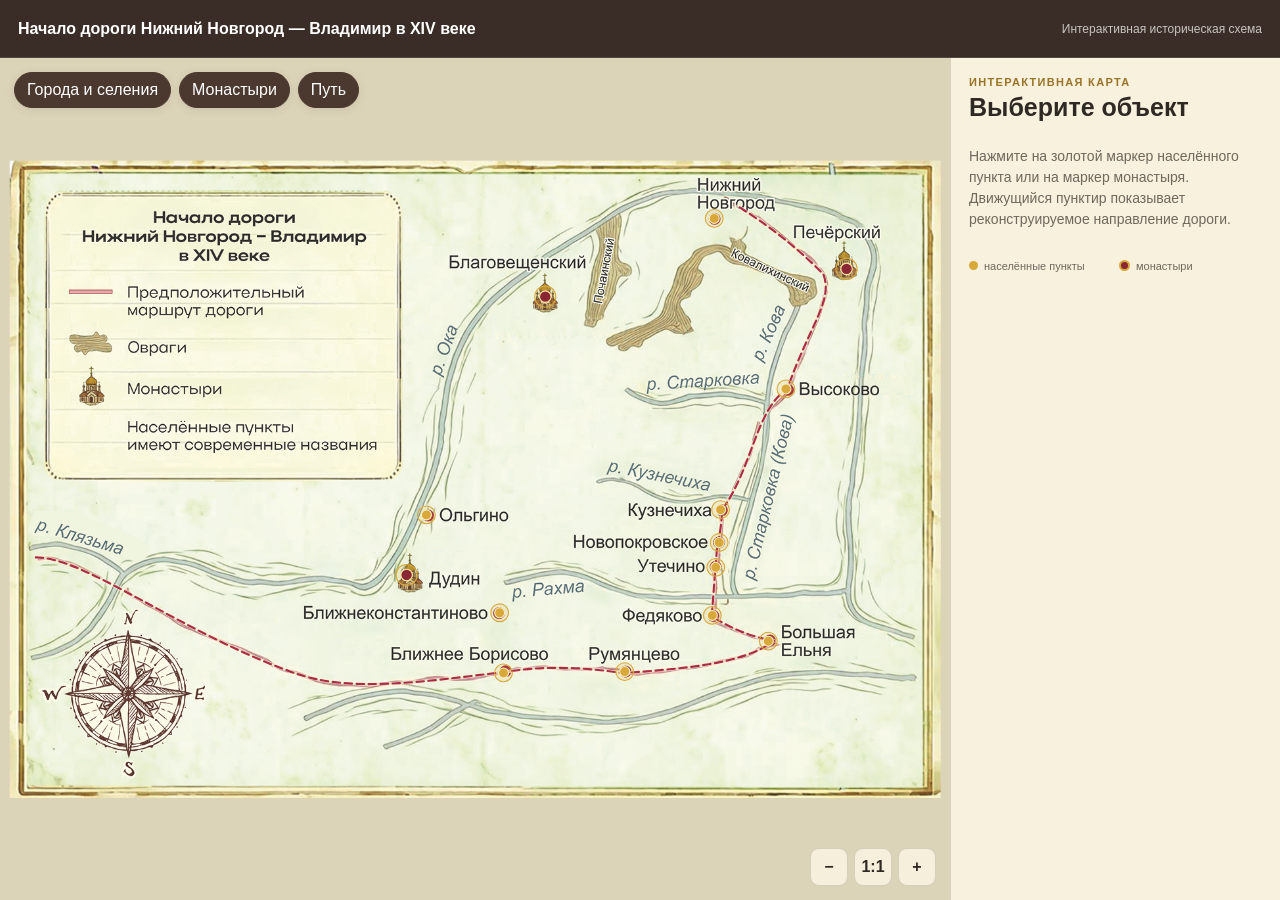
<file: modules/interactive_map_004/index.html>
<!doctype html>
<html lang="ru">
<head>
<meta charset="utf-8" />
<meta name="viewport" content="width=device-width,initial-scale=1,viewport-fit=cover" />
<title>Нижний Новгород — Владимир: начало дороги в XIV веке</title>
<style>
:root{--ink:#2f2924;--muted:#71675d;--paper:#f4efd9;--panel:#f7f1de;--line:#8b2635;--gold:#d8a83a;--gold2:#ffe5a0;--dark:#3a2d27;--border:rgba(75,57,45,.18)}
*{box-sizing:border-box}html,body{margin:0;width:100%;height:100%;font-family:Arial,Helvetica,sans-serif;background:#e8e0c8;color:var(--ink)}button{font:inherit}
.shell{height:100dvh;display:grid;grid-template-rows:58px minmax(0,1fr);overflow:hidden;background:var(--paper)}
.header{display:flex;align-items:center;gap:14px;padding:0 18px;background:var(--dark);color:#fff;border-bottom:1px solid rgba(255,255,255,.12)}
.title{font-weight:700;white-space:nowrap;overflow:hidden;text-overflow:ellipsis}.subtitle{font-size:12px;opacity:.72;margin-left:auto;white-space:nowrap}
.main{min-height:0;display:grid;grid-template-columns:minmax(0,1fr) 330px}
.map-pane{min-width:0;min-height:0;position:relative;overflow:hidden;background:#dcd4b9;touch-action:none}
.map-stage{position:absolute;inset:0;transform-origin:center center;will-change:transform}.map-svg{width:100%;height:100%;display:block}
.base{pointer-events:none}.route{fill:none;stroke:#a92d43;stroke-width:45;stroke-linecap:round;stroke-linejoin:round;stroke-dasharray:155 95;animation:dash 4s linear infinite;filter:drop-shadow(0 0 2px rgba(255,255,255,.55));pointer-events:none}.route-under{fill:none;stroke:rgba(255,244,214,.72);stroke-width:70;stroke-linecap:round;stroke-linejoin:round;pointer-events:none}
@keyframes dash{to{stroke-dashoffset:-250}}
.marker{cursor:pointer}.marker .pulse{fill:rgba(216,168,58,.14);stroke:var(--gold);stroke-width:22;transform-box:fill-box;transform-origin:center;animation:pulse 1.9s ease-out infinite}.marker .core{fill:var(--gold);stroke:#fff1bf;stroke-width:22}.marker:hover .core,.marker.active .core{fill:var(--gold2);stroke:#8d6216;stroke-width:28}.marker.monastery .pulse{animation-duration:2.35s}.marker.monastery .core{fill:#8b2635;stroke:var(--gold2);stroke-width:24}.marker.monastery.active .core{fill:var(--gold)}
@keyframes pulse{0%{transform:scale(.7);opacity:.9}70%{transform:scale(1.9);opacity:0}100%{transform:scale(1.9);opacity:0}}
.layer-controls{position:absolute;left:14px;top:14px;display:flex;gap:8px;z-index:4;flex-wrap:wrap}.chip{border:1px solid rgba(75,57,45,.22);background:rgba(247,241,222,.93);color:var(--ink);border-radius:999px;padding:8px 12px;cursor:pointer;box-shadow:0 2px 10px rgba(55,39,27,.10)}.chip[aria-pressed="true"]{background:#4b382e;color:#fff;border-color:#4b382e}.zoom{position:absolute;right:14px;bottom:14px;z-index:4;display:flex;gap:6px}.zoom button{width:38px;height:38px;border:1px solid var(--border);border-radius:9px;background:rgba(247,241,222,.95);cursor:pointer;color:var(--ink);font-weight:700}
.panel{min-width:0;min-height:0;overflow:auto;background:var(--panel);border-left:1px solid var(--border)}.panel-inner{padding:18px}.eyebrow{font-size:11px;letter-spacing:.12em;text-transform:uppercase;color:#9a7426;font-weight:700}.panel h2{font-size:25px;line-height:1.1;margin:6px 0 9px}.period{font-size:13px;color:var(--muted);margin-bottom:14px}.hero{width:100%;aspect-ratio:16/10;object-fit:cover;border-radius:10px;border:1px solid var(--border);background:#ddd3b7}.caption{font-size:11px;color:var(--muted);margin:5px 1px 14px;line-height:1.35}.body{font-size:14px;line-height:1.5}.body p{margin:0 0 11px}.note{padding:10px 11px;border-left:3px solid var(--gold);background:rgba(216,168,58,.10);font-size:12px;line-height:1.45;margin:14px 0}.sources{border-top:1px solid var(--border);margin-top:16px;padding-top:12px}.sources strong{font-size:12px}.sources a{display:block;font-size:11px;line-height:1.35;color:#74531b;margin-top:7px;word-break:break-word}.legend{display:grid;grid-template-columns:1fr 1fr;gap:7px;margin-top:16px}.legend-item{font-size:11px;color:var(--muted);display:flex;align-items:center;gap:6px}.dot{width:9px;height:9px;border-radius:50%;background:var(--gold)}.dot.mon{background:#8b2635;border:2px solid var(--gold);width:11px;height:11px}.empty{display:flex;min-height:100%;flex-direction:column;justify-content:center}.empty h2{margin-bottom:10px}.empty p{color:var(--muted);font-size:14px;line-height:1.5}
@media(max-width:760px){
 html,body{width:100vw;max-width:100vw;height:100%;overflow:hidden;-webkit-text-size-adjust:100%;text-size-adjust:100%}
 .shell{width:100vw;max-width:100vw;height:100dvh;grid-template-rows:50px minmax(0,1fr);overflow:hidden}
 .header{min-width:0;padding:0 12px}.title{min-width:0}.subtitle{display:none}
 .main{width:100%;max-width:100%;min-width:0;min-height:0;overflow:hidden;grid-template-columns:minmax(0,1fr);grid-template-rows:minmax(0,52%) minmax(0,48%)}
 .map-pane{width:100%;max-width:100%;min-width:0;min-height:0;overflow:hidden;display:flex;align-items:center;justify-content:center}
 .map-stage{position:relative;inset:auto;width:100%;max-width:100%;height:auto;aspect-ratio:19800/13600;flex:0 0 auto;transform-origin:center center}
 .map-svg{display:block;width:100%;max-width:100%;height:100%;max-height:100%}
 .panel{width:100%;max-width:100%;min-width:0;min-height:0;border-left:0;border-top:1px solid var(--border);overflow-y:auto;overflow-x:hidden}
 .panel-inner,.empty{width:100%;max-width:100%;min-width:0}
 .panel-inner{padding:14px;overflow-wrap:break-word;word-break:normal}
 .empty p,.body,.note,.caption,.period,.sources,.sources a{max-width:100%;overflow-wrap:break-word;word-break:normal}
 .legend{grid-template-columns:repeat(2,minmax(0,1fr));width:100%;max-width:100%}.legend-item{min-width:0}
 .panel h2{font-size:21px}
 .layer-controls{top:8px;left:8px;right:8px;width:auto;max-width:calc(100% - 16px);gap:6px;flex-wrap:wrap}
 .chip{padding:7px 10px;font-size:12px}
 .zoom{display:none}.body{font-size:13px}.hero{aspect-ratio:16/8}.sources a{font-size:10px}
}
@media(max-width:760px) and (orientation:landscape){.main{grid-template-columns:66% 34%;grid-template-rows:1fr}.panel{border-left:1px solid var(--border);border-top:0}.hero{aspect-ratio:16/9}}
</style>
</head>
<body>
<div class="shell">
  <header class="header"><div class="title">Начало дороги Нижний Новгород — Владимир в XIV веке</div><div class="subtitle">Интерактивная историческая схема</div></header>
  <main class="main">
    <section class="map-pane" id="mapPane" aria-label="Историческая карта">
      <div class="layer-controls">
        <button class="chip" id="citiesToggle" aria-pressed="true">Города и селения</button>
        <button class="chip" id="monToggle" aria-pressed="true">Монастыри</button>
        <button class="chip" id="routeToggle" aria-pressed="true">Путь</button>
      </div>
      <div class="map-stage" id="stage">
        <svg class="map-svg" viewBox="650 8950 19800 13600" preserveAspectRatio="xMidYMid meet" role="img" aria-label="Схема начала дороги Нижний Новгород — Владимир в XIV веке">
          <image class="base" href="assets/map.png" x="853" y="9115" width="19406" height="13284" preserveAspectRatio="none" />
          <g id="routeLayer">
            <path class="route-under" d="M1397 17385c1023,-14 3072,1596 5404,2414 1137,399 2599,189 4407,-33 807,-124 1615,-97 2423,32 1233,-99 2496,-176 3154,-677 -552,-92 -919,-276 -1302,-508l117 -1503c67,-240 91,-491 105,-730 621,-840 702,-2092 1355,-2509 484,-1377 958,-1829 751,-2391 -446,-442 -922,-871 -1788,-1419"/>
            <path class="route" d="M1397 17385c1023,-14 3072,1596 5404,2414 1137,399 2599,189 4407,-33 807,-124 1615,-97 2423,32 1233,-99 2496,-176 3154,-677 -552,-92 -919,-276 -1302,-508l117 -1503c67,-240 91,-491 105,-730 621,-840 702,-2092 1355,-2509 484,-1377 958,-1829 751,-2391 -446,-442 -922,-871 -1788,-1419"/>
          </g>
          <g id="citiesLayer"></g>
          <g id="monLayer"></g>
        </svg>
      </div>
      <div class="zoom"><button id="zoomOut" aria-label="Уменьшить">−</button><button id="zoomReset" aria-label="Сбросить масштаб">1:1</button><button id="zoomIn" aria-label="Увеличить">+</button></div>
    </section>
    <aside class="panel"><div class="panel-inner" id="panel"></div></aside>
  </main>
</div>
<script>
const data = {
  cities: [
    {id:'nizhny',name:'Нижний Новгород',x:15536,y:10319,img:'assets/historic/nizhny.jpg',caption:'Нижний Новгород. Вид от Ивановской башни на Рождественскую улицу и Стрелку, конец 1890-х. Фото М. П. Дмитриева.',period:'XIV век',html:`<p>Нижний Новгород был основан в 1221 году у слияния Оки и Волги. Во второй половине XIV века город стал одним из ведущих политических центров Северо-Восточной Руси и столицей Нижегородско-Суздальского княжества.</p><p>Положение на двух крупнейших речных путях делало город естественным узлом сухопутных и водных коммуникаций. Именно отсюда реконструкция выводит дорогу в сторону Владимира.</p>`,sources:['https://archaeolog.ru/press/pubs/n513']},
    {id:'vysokovo',name:'Высоково',x:17031,y:13873,img:'assets/historic/vysokovo.png',caption:'Троицкая церковь в Высокове. Каменный храм начала XIX века на месте старого монастырского села.',period:'XIV век',html:`<p>По истории местного Троицкого прихода, Высоково возникло в XIV столетии на землях Нижегородского Печерского монастыря.</p><p>Это делает Высоково одним из немногих современных топонимов на схеме, для которого существует прямая местная традиция, связывающая поселение с эпохой формирования дороги.</p>`,sources:['https://vysokovoprihod.ru/istoriya-hrama/']},
    {id:'kuznechikha',name:'Кузнечиха',x:15668,y:16389,img:'assets/historic/kuznechikha.jpg',caption:'Дом Дубовкина в деревне Кузнечиха — памятник деревянной застройки XIX века.',period:'Реконструкция XIV века',html:`<p>Кузнечиха обозначена на карте современным названием, чтобы привязать предполагаемую трассу к нынешней местности.</p><p>Надёжное документальное свидетельство о деревне относится к значительно более позднему времени: она зафиксирована на плане Генерального межевания Нижегородского уезда 1780 года. Поэтому существование поселения под этим названием в XIV веке утверждать нельзя.</p>`,sources:['https://ru.wikipedia.org/wiki/Кузнечиха_(городской_округ_город_Нижний_Новгород)']},
    {id:'novopokrovskoe',name:'Новопокровское',x:15639,y:17074,img:'assets/historic/novopokrovskoe.jpg',caption:'Деревянный дом в Новопокровском. Фото 2008 года; пример сохранившейся традиционной застройки.',period:'Реконструкция XIV века',html:`<p>На схеме используется современный топоним. Самые ранние обнаруженные письменные сведения относятся к пустоши Грабилово — предшественнице Новопокровского — и датируются концом XVI века.</p><p>Поэтому точка служит прежде всего географическим ориентиром реконструируемого средневекового маршрута.</p>`,sources:['https://ru.wikipedia.org/wiki/Новопокровское_(Нижний_Новгород)']},
    {id:'utechino',name:'Утечино',x:15568,y:17590,img:'assets/historic/utechino.jpg',caption:'Деревянная церковь в Утечине. Фото 2006 года; историческая застройка местности.',period:'Реконструкция XIV века',html:`<p>Утечино показано как современный ориентир на предполагаемой линии дороги. В доступных справочных источниках не удалось найти надёжного свидетельства существования деревни именно в XIV веке.</p><p>Для исторической реконструкции важно различать древнюю трассу и современные названия местности: последнее не означает, что поселение уже существовало под тем же именем.</p>`,sources:['https://ru.ruwiki.ru/wiki/Утечино_(Нижегородская_область)']},
    {id:'fedyakovo',name:'Федяково',x:15496,y:18593,img:'assets/historic/fedyakovo.jpg',caption:'Церковь в Федякове. Современный снимок историко-религиозного ландшафта села.',period:'Реконструкция XIV века',html:`<p>Федяково расположено на юго-восточном направлении от Нижнего Новгорода и на карте выступает современным ориентиром предполагаемой дороги.</p><p>Проверенные открытые справочники не дают основания уверенно датировать поселение XIV веком, поэтому его средневековый статус в модуле не утверждается.</p>`,sources:['https://ru.wikipedia.org/wiki/Федяково_(Нижегородская_область)']},
    {id:'bolshaya_elnya',name:'Большая Ельня',x:16663,y:19130,img:'assets/historic/bolshaya_elnya.jpg',caption:'Церковь Николая Чудотворца в Большой Ельне. Архивная фотография 1947 года.',period:'Реконструкция XIV века',html:`<p>Большая Ельня нанесена на карту современным названием. Открытые источники подробно фиксируют более позднюю историю села, в том числе храм Николая Чудотворца конца XVIII века, но не дают достоверной привязки поселения к XIV столетию.</p><p>В интерактиве точка используется как географический маркер реконструируемого пути.</p>`,sources:['https://ru.wikipedia.org/wiki/Большая_Ельня']},
    {id:'rumyantsevo',name:'Румянцево',x:13670,y:19763,img:'assets/historic/rural_nn_1892.jpg',caption:'Сельский быт Нижегородской губернии, 1891–1892. Фото М. П. Дмитриева. Контекстная иллюстрация: точного архивного вида Румянцева в открытых коллекциях не найдено.',period:'Реконструкция XIV века',html:`<p>Румянцево — современная деревня к юго-востоку от Нижнего Новгорода. В доступных открытых материалах не обнаружено надёжной XIV-вековой аттестации этого названия.</p><p>Поэтому на карте оно выполняет роль современного пространственного ориентира, по которому читатель может сопоставить историческую схему с нынешней географией.</p>`,sources:['https://ru.wikipedia.org/wiki/Румянцево_(Кстовский_район)']},
    {id:'blizhnee_borisovo',name:'Ближнее Борисово',x:11144,y:19792,img:'assets/historic/blizhnee_borisovo.jpg',caption:'Покровская церковь в Ближнем Борисове. Архивная фотография конца XIX — начала XX века, М. П. Дмитриев.',period:'Реконструкция XIV века',html:`<p>Ближнее Борисово показано под современным названием. Доступные краеведческие материалы уверенно фиксируют село на картах XIX века, однако этого недостаточно, чтобы переносить топоним в XIV столетие.</p><p>В модуле точка используется как современная привязка к предполагаемой трассе дороги.</p>`,sources:['https://staraya-derevnia.ru/кстовский-район/с-ближнее-борисово/']},
    {id:'olgino',name:'Ольгино',x:9538,y:16498,img:'assets/historic/rural_nn_1892.jpg',caption:'Сельский быт Нижегородской губернии, 1891–1892. Фото М. П. Дмитриева. Контекстная иллюстрация: достоверного старого вида именно Ольгина не найдено.',period:'Современный ориентир',html:`<p>Современное Ольгино возникло гораздо позже рассматриваемой эпохи: справочные материалы относят основание деревни к 1840-м годам.</p><p>Поэтому эта точка особенно наглядно показывает принцип карты: часть подписей — современные ориентиры вдоль реконструируемой линии пути, а не перечень XIV-вековых поселений.</p>`,sources:['https://ru.wikipedia.org/wiki/Ольгино_(Нижний_Новгород)']},
    {id:'blizhnekonstantinovo',name:'Ближнеконстантиново',x:11064,y:18538,img:'assets/historic/rural_nn_1892.jpg',caption:'Сельский быт Нижегородской губернии, 1891–1892. Фото М. П. Дмитриева. Контекстная иллюстрация: архивный вид Ближнеконстантинова не установлен.',period:'Реконструкция XIV века',html:`<p>Ближнеконстантиново нанесено как современный населённый пункт на линии предполагаемой дороги. Доступные административные источники подтверждают существование деревни в современный период, но не позволяют уверенно датировать её XIV столетием.</p><p>Поэтому в исторической интерпретации точка используется как географический ориентир, без утверждения о непрерывности поселения с XIV века.</p>`,sources:['https://www.nn-gov.ru/doc/123261']}
  ],
  monasteries:[
    {id:'blag',name:'Благовещенский монастырь',x:12015,y:11950,img:'assets/historic/blag.jpg',caption:'Благовещенский монастырь Нижнего Новгорода, 1887–1890. Фото М. П. Дмитриева.',period:'1221 — вторая половина XIV века',html:`<p>Благовещенский монастырь традиционно считается ровесником Нижнего Новгорода и связывается с основанием города в 1221 году. Уже в 1229 году обитель была разорена во время нападения князя Пургаса.</p><p>После длительного упадка монастырь был возобновлён во второй половине XIV века. На карте он важен как один из древнейших духовных центров у выхода из города на правом берегу Оки.</p>`,sources:['https://old.bigenc.ru/fine_art/text/3832642','https://nne.ru/objects/blagoveshhenskij-muzhskoj-monastyr/']},
    {id:'pech',name:'Вознесенский Печерский монастырь',x:18294,y:11370,img:'assets/historic/pech.jpg',caption:'Печерский Вознесенский монастырь, 1890–1900-е годы. Архивная фотография.',period:'около 1328–1330 годов',html:`<p>Печерская обитель возникла на рубеже 1320–1330-х годов. Её основателем считается монах Дионисий, пришедший из Киево-Печерского монастыря и устроивший первые кельи-пещеры на волжском склоне.</p><p>К концу XIV века монастырь стал заметным духовным центром Нижегородской земли. С ним связаны ученики Дионисия и развитие книжной культуры региона.</p>`,sources:['https://www.pecherskiy.nne.ru/ob-obiteli/letopis-monastyirya.html','https://ar.culture.ru/ru/subject/nizhegorodskiy-voznesenskiy-pecherskiy-monastyr']},
    {id:'dudin',name:'Амвросиев Николаевский Дудин монастырь',x:9125,y:17750,img:'assets/historic/rural_nn_1892.jpg',caption:'Нижегородская губерния, 1891–1892. Временная контекстная иллюстрация; для Дудина монастыря в источниках известны фотографии 1912 года, их оригинал будет подключён после получения пригодного файла.',period:'конец XIV — начало XV века',html:`<p>Первое письменное упоминание Дудина монастыря относится к 1408 году. Официальная история обители допускает его возникновение во второй половине XIV столетия, когда на Нижегородской земле развивалась сеть монастырей.</p><p>Монастырь находился на высоком правом берегу Оки и был связан с важнейшим речным и сухопутным коридором. Предание также связывает это место с путешествием Сергия Радонежского.</p>`,sources:['https://dudinmon.ru/history','https://nne.ru/objects/arhierejskoe-podvore-byvshego-svyato-nikolskogo-amvrosieva-dudina-muzhskogo-monastyrya-s-podyablonnoe/']}
  ]
};
const ns='http://www.w3.org/2000/svg';
const panel=document.getElementById('panel');
function makeMarker(item,type){const g=document.createElementNS(ns,'g');g.setAttribute('class','marker '+(type==='monasteries'?'monastery':''));g.dataset.id=item.id;g.dataset.type=type;g.setAttribute('role','button');g.setAttribute('aria-label',item.name);const p=document.createElementNS(ns,'circle');p.setAttribute('class','pulse');p.setAttribute('cx',item.x);p.setAttribute('cy',item.y);p.setAttribute('r',type==='monasteries'?220:185);const c=document.createElementNS(ns,'circle');c.setAttribute('class','core');c.setAttribute('cx',item.x);c.setAttribute('cy',item.y);c.setAttribute('r',type==='monasteries'?120:104);g.append(p,c);g.addEventListener('click',()=>showItem(item,type,g));return g}
data.cities.forEach(i=>document.getElementById('citiesLayer').appendChild(makeMarker(i,'cities')));data.monasteries.forEach(i=>document.getElementById('monLayer').appendChild(makeMarker(i,'monasteries')));
function showItem(item,type,g){document.querySelectorAll('.marker.active').forEach(n=>n.classList.remove('active'));g.classList.add('active');const label=type==='monasteries'?'Монастырь':'Населённый пункт';panel.innerHTML=`<div class="eyebrow">${label}</div><h2>${item.name}</h2><div class="period">${item.period}</div><img class="hero" src="${item.img}" alt="${item.name}" onerror="this.style.display='none';this.nextElementSibling.textContent='Изображение недоступно в текущем подключении.'"><div class="caption">${item.caption}</div><div class="body">${item.html}</div>${type==='cities'&&item.id!=='nizhny'&&item.id!=='vysokovo'?'<div class="note">Карта подписывает населённые пункты современными названиями. Там, где нет надёжной средневековой аттестации, справка не выдаёт реконструкцию за документально установленный факт.</div>':''}<div class="sources"><strong>Источники</strong>${item.sources.map(s=>`<a href="${s}" target="_blank" rel="noopener">${s}</a>`).join('')}</div>`}
function empty(){panel.innerHTML=`<div class="empty"><div class="eyebrow">Интерактивная карта</div><h2>Выберите объект</h2><p>Нажмите на золотой маркер населённого пункта или на маркер монастыря. Движущийся пунктир показывает реконструируемое направление дороги.</p><div class="legend"><div class="legend-item"><span class="dot"></span>населённые пункты</div><div class="legend-item"><span class="dot mon"></span>монастыри</div></div></div>`}empty();
function toggle(btn,layer){const on=btn.getAttribute('aria-pressed')==='true';btn.setAttribute('aria-pressed',String(!on));document.getElementById(layer).style.display=on?'none':''}
document.getElementById('citiesToggle').addEventListener('click',e=>toggle(e.currentTarget,'citiesLayer'));document.getElementById('monToggle').addEventListener('click',e=>toggle(e.currentTarget,'monLayer'));document.getElementById('routeToggle').addEventListener('click',e=>toggle(e.currentTarget,'routeLayer'));
let scale=1,tx=0,ty=0,drag=false,sx=0,sy=0;const stage=document.getElementById('stage');const pane=document.getElementById('mapPane');function apply(){stage.style.transform=`translate(${tx}px,${ty}px) scale(${scale})`};document.getElementById('zoomIn').onclick=()=>{scale=Math.min(2.4,scale+.2);apply()};document.getElementById('zoomOut').onclick=()=>{scale=Math.max(.8,scale-.2);apply()};document.getElementById('zoomReset').onclick=()=>{scale=1;tx=ty=0;apply()};pane.addEventListener('pointerdown',e=>{if(e.target.closest('.marker')||e.target.closest('button'))return;drag=true;sx=e.clientX-tx;sy=e.clientY-ty;pane.setPointerCapture(e.pointerId)});pane.addEventListener('pointermove',e=>{if(!drag)return;tx=e.clientX-sx;ty=e.clientY-sy;apply()});pane.addEventListener('pointerup',()=>drag=false);pane.addEventListener('pointercancel',()=>drag=false);
</script>
</body>
</html>
</file>
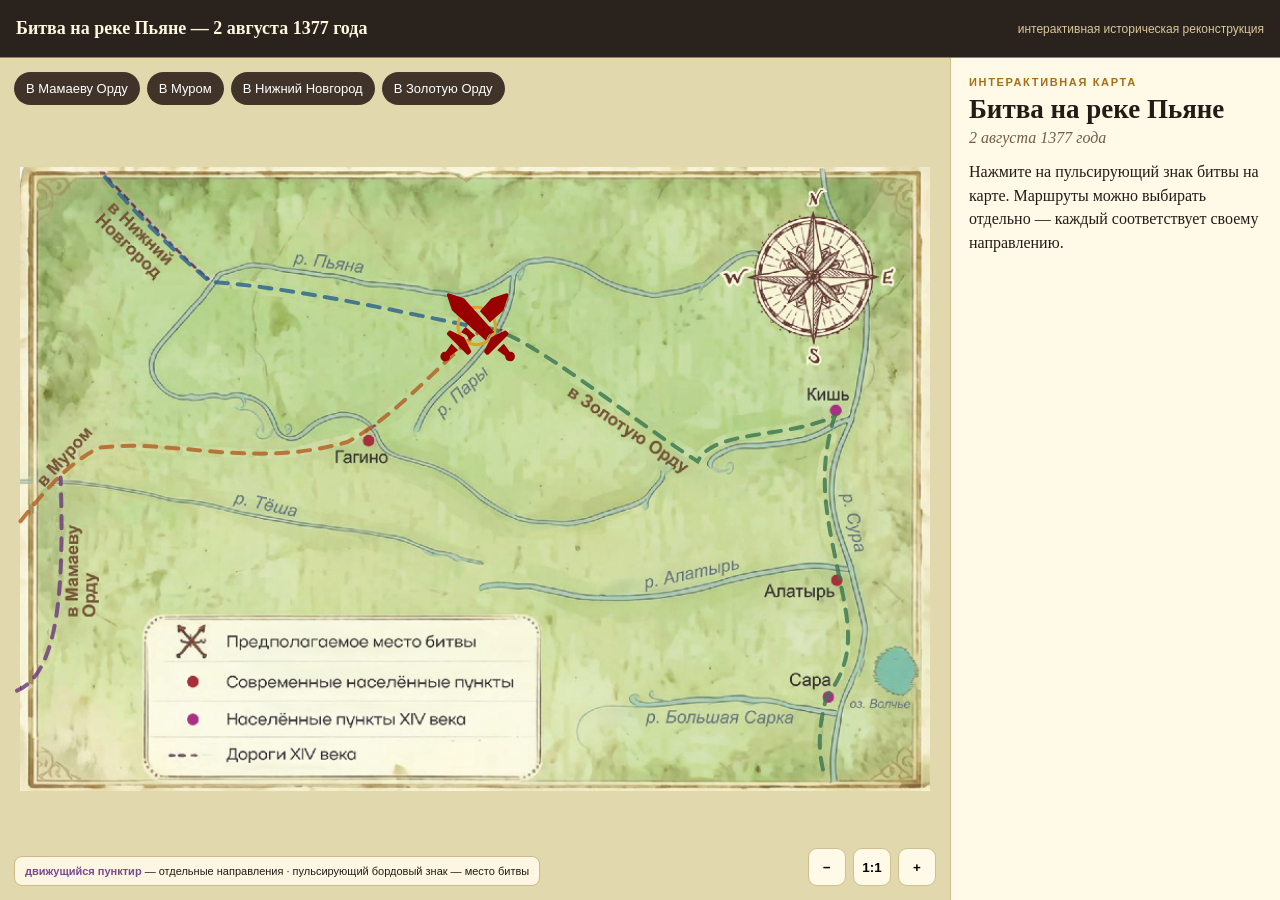
<file: modules/interactive_map_006/index.html>
<!doctype html>
<html lang="ru">
<head>
<meta charset="utf-8">
<meta name="viewport" content="width=device-width,initial-scale=1,viewport-fit=cover">
<title>Битва на реке Пьяне — 1377</title>
<style>
:root{--ink:#241b16;--paper:#e8dfb9;--panel:#fff9e8;--gold:#d8a328;--purple:#6d3b7d;--orange:#b36024;--blue:#2d638c;--green:#3b7851}
*{box-sizing:border-box}html,body{height:100%;margin:0;background:#171b17;color:var(--ink);font-family:Georgia,"Times New Roman",serif}
.shell{height:100dvh;display:grid;grid-template-rows:58px 1fr;background:var(--paper);overflow:hidden}
.header{display:flex;align-items:center;justify-content:space-between;padding:0 16px;background:#2a231d;color:#fff6df;border-bottom:1px solid #9c8048}
.header b{font-size:18px}.header span{font:12px Arial,sans-serif;color:#d9c79a}
.main{min-height:0;display:grid;grid-template-columns:minmax(0,1fr) 330px}
.map-pane{position:relative;overflow:hidden;background:#e2d8ad;min-width:0}
.viewport{position:absolute;inset:0;display:flex;align-items:center;justify-content:center;overflow:hidden;touch-action:none}
.stage{position:relative;width:min(96%,1120px);aspect-ratio:1417/970;transform-origin:center center;will-change:transform}
.stage>img{position:absolute;inset:0;width:100%;height:100%;object-fit:contain;pointer-events:none;user-select:none}
.overlay{position:absolute;inset:0;width:100%;height:100%;overflow:visible}
.route{fill:none!important;stroke-width:4!important;stroke-linecap:round;stroke-dasharray:12 10;vector-effect:non-scaling-stroke;opacity:.82;animation:dash 1.15s linear infinite}
.r-orda{stroke:var(--purple)!important}.r-murom{stroke:var(--orange)!important}.r-nnov{stroke:var(--blue)!important}.r-gold{stroke:var(--green)!important}
.route.focus{stroke-width:6!important;opacity:1;filter:drop-shadow(0 0 3px rgba(255,230,160,.8))}
@keyframes dash{to{stroke-dashoffset:-22}}
.battle-exact{pointer-events:none}
.battle-shape{fill:#990000!important;stroke:none!important}
50%{filter:drop-shadow(0 0 12px rgba(216,163,40,.95))}}

.battle-click{cursor:pointer}
.battle-hit{fill:transparent;stroke:none;pointer-events:all}
.battle-halo{fill:none;stroke:#d8a328;stroke-width:3;vector-effect:non-scaling-stroke;transform-box:fill-box;transform-origin:center;animation:battleHalo 1.55s ease-out infinite;pointer-events:none}
@keyframes battleHalo{0%{transform:scale(.72);opacity:.95}82%,100%{transform:scale(2.15);opacity:0}}
.controls{position:absolute;left:14px;top:14px;z-index:8;display:flex;gap:7px;flex-wrap:wrap}
.chip{border:1px solid rgba(73,55,38,.4);background:rgba(50,39,31,.92);color:#fff;border-radius:18px;padding:8px 11px;font:13px Arial,sans-serif;cursor:pointer}
.chip.active{box-shadow:0 0 0 2px #d6a32a inset}
.legend{position:absolute;left:14px;bottom:14px;z-index:7;background:rgba(255,249,232,.93);border:1px solid #cbbb89;border-radius:8px;padding:8px 10px;font:11px Arial,sans-serif}
.zoom{position:absolute;right:14px;bottom:14px;display:flex;gap:7px;z-index:7}
.zoom button{width:38px;height:38px;border-radius:9px;border:1px solid #cfbf8d;background:#fff9e8;font-weight:700;cursor:pointer}
.panel{min-height:0;overflow:auto;background:var(--panel);border-left:1px solid #cdbd8d;padding:18px}
.eyebrow{font:700 11px Arial,sans-serif;letter-spacing:.15em;text-transform:uppercase;color:#a76f14}
.panel h2{font-size:27px;margin:6px 0 4px}.period{font-style:italic;color:#755d44;margin-bottom:13px}
.hero{width:100%;aspect-ratio:16/9;object-fit:cover;border:1px solid #d4c598;border-radius:8px;background:#e9dfbd;display:none}
.caption{font:11px/1.35 Arial,sans-serif;color:#75654e;margin:6px 0 14px;display:none}
.body{font-size:16px;line-height:1.47}.source{display:none;margin-top:13px;color:#8a5d19;font:12px Arial,sans-serif}
.battle-button{width:100%;margin-top:15px;border:0;border-radius:8px;padding:11px;background:#8b2e2a;color:white;font:700 14px Arial,sans-serif;cursor:pointer;display:none}
.story-overlay{position:absolute;left:50%;top:50%;transform:translate(-50%,-50%);z-index:30;display:none;width:min(82%,920px);max-height:82%;grid-template-columns:minmax(300px,42%) minmax(0,1fr);gap:20px;background:rgba(255,249,232,.99);border:1px solid #bda66b;border-radius:12px;padding:24px 20px 20px;box-shadow:0 16px 44px rgba(39,29,18,.38);overflow:auto}
.story-overlay.open{display:grid}.story-overlay img{width:100%;height:auto;max-height:420px;object-fit:cover;border-radius:8px;border:1px solid #cab98b;align-self:start}
.story-copy{min-width:0;padding-right:4px}.story-copy h3{margin:4px 38px 10px 0;font-size:25px;line-height:1.12}.story-copy p{margin:0;font-size:16px;line-height:1.5}
.story-nav{display:flex;align-items:center;justify-content:space-between;margin-top:20px;gap:10px}.story-nav button{border:0;border-radius:7px;padding:9px 13px;background:#46362c;color:#fff;cursor:pointer}.story-count{font:13px Arial,sans-serif;color:#806c50}
.close-story{position:absolute;right:12px;top:12px;width:32px;height:32px;border:0;border-radius:50%;background:#3c3028;color:white;cursor:pointer;font-size:18px}
@media(max-width:760px){
 .shell{grid-template-rows:50px 1fr}.header{padding:0 10px}.header b{font-size:15px;white-space:nowrap;overflow:hidden;text-overflow:ellipsis}.header span{display:none}
 .main{grid-template-columns:1fr;grid-template-rows:56% 44%}.panel{border-left:0;border-top:1px solid #cdbd8d;padding:14px}.stage{width:99%}.controls{left:8px;top:8px;gap:5px}.chip{font-size:11px;padding:7px 8px}.zoom{display:none}.legend{left:8px;bottom:8px;font-size:9px}
 .story-overlay{width:94%;max-height:90%;grid-template-columns:1fr;gap:10px;padding:12px}.story-overlay img{max-height:190px}.story-copy h3{font-size:19px;margin-right:34px}.story-copy p{font-size:13px;line-height:1.4}.story-nav{margin-top:10px}.story-nav button{padding:7px 9px}
}
@media(max-width:760px) and (orientation:landscape){.main{grid-template-columns:66% 34%;grid-template-rows:1fr}.panel{border-left:1px solid #cdbd8d;border-top:0}}
@media(prefers-reduced-motion:reduce){.route,.battle-halo{animation:none}}
</style>
</head>
<body>
<div class="shell">
<header class="header"><b>Битва на реке Пьяне — 2 августа 1377 года</b><span>интерактивная историческая реконструкция</span></header>
<div class="main">
<section class="map-pane" id="mapPane">
 <div class="controls">
   <button class="chip route-btn" data-route="orda">В Мамаеву Орду</button>
   <button class="chip route-btn" data-route="murom">В Муром</button>
   <button class="chip route-btn" data-route="nnov">В Нижний Новгород</button>
   <button class="chip route-btn" data-route="gold">В Золотую Орду</button>
 </div>
 <div class="viewport" id="viewport"><div class="stage" id="stage">
  <img src="assets/map.png" alt="Карта района битвы на реке Пьяне">
  <svg class="overlay" viewBox="0 0 1417 970" aria-label="Интерактивные маршруты и место битвы">
   <g id="routes"><g id="route-orda" transform="matrix(0.076388140162 0 0 0.076377952756 -93.269919137466 -466.822047244095)"><metadata id="CorelCorpID_1Corel-Layer"/>
  <path class="route r-orda" d="M1180 16765c887,-381 952,-2243 888,-4335"/></g><g id="route-murom" transform="matrix(0.076388140162 0 0 0.076377952756 -93.269919137466 -466.822047244095)"><metadata id="CorelCorpID_2Corel-Layer"/>
  <path class="route r-murom" d="M1251 13318c445,-555 899,-1127 1581,-1492 1467,-209 3121,450 5081,-124 1007,-545 1836,-1570 2754,-2310"/></g><g id="route-nnov" transform="matrix(0.076388140162 0 0 0.076377952756 -93.269919137466 -466.822047244095)"><metadata id="CorelCorpID_3Corel-Layer"/>
  <path class="route r-nnov" d="M2974 6319c582,709 1308,1418 2126,2126 1923,150 3711,589 5638,965"/></g><g id="route-gold" transform="matrix(0.076388140162 0 0 0.076377952756 -93.269919137466 -466.822047244095)"><metadata id="CorelCorpID_4Corel-Layer"/>
  <path class="route r-gold" d="M10739 9384c811,112 2858,1811 4286,2717 330,-659 1770,-453 2787,-918 -460,1429 -26,2455 230,3987 120,756 -19,1222 -392,1719 -157,540 -204,1087 -32,1650"/></g></g>
   <g id="battleClick" class="battle-click"><circle class="battle-hit" cx="711" cy="247" r="56"/><circle class="battle-halo" cx="711" cy="247" r="29"/><g id="battleExact" class="battle-exact" transform="matrix(0.076388140162 0 0 0.076377952756 -93.269919137466 -466.822047244095)"><metadata id="CorelCorpID_5Corel-Layer"/>
  <path class="battle-shape" d="M10717 9643c4,-7 10,-20 14,-28 47,-94 34,-81 130,-129 8,-4 21,-10 28,-14 -15,-19 -35,-39 -51,-57 -17,-20 -34,-39 -51,-58l-98 -109c-2,-3 -4,-4 -6,-7l-59 -65c-3,-3 -4,-5 -6,-8l-33 -36c-22,-26 -50,-54 -71,-79 -14,-17 -40,-43 -51,-58l-46 -50c-14,-17 -36,-40 -52,-58l-33 -36c-4,-5 -8,-9 -12,-15 -5,-5 -9,-9 -13,-14 -4,-5 -9,-10 -13,-15 -9,-10 -18,-21 -29,-26 -26,-10 -56,-18 -83,-27 -27,-9 -55,-18 -82,-28l-124 -41c-40,-13 -59,14 -48,45l41 123c18,55 36,110 55,165 5,14 13,20 25,30l116 104c5,4 10,8 15,12l174 156c5,4 9,8 14,13l58 52c26,25 73,62 102,90l29 26c17,14 69,62 87,78l73 64zm-505 -171c29,18 86,37 111,60 22,21 47,89 62,111l43 -38c5,-4 10,-9 15,-13l58 -53 -24 -21c-9,-8 -16,-14 -25,-22 -29,-27 -69,-60 -97,-87l-49 -43c-4,5 -6,8 -11,13 -12,12 -47,54 -59,66l-24 27zm870 235c-16,13 -131,131 -132,133l141 103c4,3 7,5 11,8 3,2 6,4 9,7 0,1 -6,68 56,97 43,20 89,6 114,-19 25,-26 38,-73 17,-115 -9,-17 -22,-31 -38,-40 -22,-13 -33,-12 -61,-13 -11,-14 -20,-27 -30,-41l-87 -120zm-1179 161c-27,0 -42,1 -62,13 -16,10 -29,23 -37,40 -43,85 45,174 130,134 63,-29 56,-96 56,-97 5,-5 14,-10 20,-15l141 -103c0,-2 -116,-121 -132,-133 -13,16 -43,60 -58,80 -17,23 -42,60 -58,81zm1272 -354c7,-21 -8,-33 -17,-42 -36,-37 -38,-41 -78,-21 -14,6 -27,13 -41,20 -67,34 -141,69 -206,103 -9,5 -11,7 -16,16l-113 226c-22,43 -34,53 -3,84 8,8 22,24 32,29 20,11 35,-1 44,-10l340 -340c12,-12 54,-51 58,-65zm-1250 -4c2,15 18,28 26,35 11,11 20,21 31,31l340 340c34,35 51,12 76,-14 8,-8 23,-19 20,-40 -1,-10 -33,-70 -40,-83l-82 -165c-21,-43 -13,-33 -65,-59l-206 -103c-42,-21 -43,-20 -79,18 -9,8 -24,19 -21,40zm671 -465l102 114c2,2 3,4 5,6l83 93c5,5 9,9 13,15 9,-5 23,-21 32,-28l126 -112c3,-3 6,-5 8,-7l103 -91c9,-10 20,-50 25,-65l75 -225c5,-16 13,-31 4,-47 -16,-31 -52,-11 -85,0l-224 74c-15,6 -33,10 -41,19l-49 55c-18,22 -46,50 -64,72 -12,15 -45,48 -57,62 -11,14 -26,29 -35,40l-21 25z"/></g></g>
  </svg>
 </div></div>
 <div class="story-overlay" id="story">
   <button class="close-story" id="closeStory">×</button>
   <img id="storyImg" src="assets/stage_1.jpg" alt="Реконструкция этапа битвы">
   <div class="story-copy">
     <div class="eyebrow">Ход битвы</div>
     <h3 id="storyTitle"></h3>
     <p id="storyText"></p>
     <div class="story-nav"><button id="prevStage">‹ Назад</button><span class="story-count" id="storyCount"></span><button id="nextStage">Далее ›</button></div>
   </div>
 </div>
 <div class="legend"><b style="color:#78498c">движущийся пунктир</b> — отдельные направления · пульсирующий бордовый знак — место битвы</div>
 <div class="zoom"><button id="minus">−</button><button id="reset">1:1</button><button id="plus">+</button></div>
</section>
<aside class="panel">
 <div class="eyebrow" id="eye">Интерактивная карта</div>
 <h2 id="title">Битва на реке Пьяне</h2>
 <div class="period" id="period">2 августа 1377 года</div>
 <img class="hero" id="hero" src="assets/battle_reconstruction.jpg" alt="Реконструкция битвы на реке Пьяне">
 <div class="caption" id="caption">Художественная реконструкция события.</div>
 <div class="body" id="body">Нажмите на пульсирующий знак битвы на карте. Маршруты можно выбирать отдельно — каждый соответствует своему направлению.</div>
 <a class="source" id="source" href="https://bigenc.ru/c/bitva-na-p-iane-1377-fa7eb3" target="_blank" rel="noopener">Источник ↗</a>
 <button class="battle-button" id="battleStory">Ход битвы</button>
</aside>
</div></div>
<script>
const routeInfo={
 orda:["Путь в Мамаеву Орду","Юго-западное направление","Маршрут показывает направление к владениям Мамаевой Орды. В 1377 году силы Араб-шаха, действовавшие в ордынском политическом пространстве, внезапно атаковали русское войско у Пьяны."],
 murom:["Путь в Муром","Западное направление","Муромская рать входила в число сил, направленных на помощь Нижегородскому княжеству. На карте этот путь выделен как самостоятельное западное направление."],
 nnov:["Путь в Нижний Новгород","Северо-западное направление","После разгрома русской рати ордынцы стремительно двинулись к Нижнему Новгороду. 5 августа они вошли в город и разоряли его несколько дней."],
 gold:["Путь в Золотую Орду","Восточное направление","Отдельный маршрут к Золотой Орде показывает восточное направление сухопутных связей региона и помещает район Пьяны в более широкую систему дорог XIV века."]
};
document.querySelectorAll(".route-btn").forEach(btn=>btn.addEventListener("click",()=>{
 const key=btn.dataset.route;
 document.querySelectorAll(".route").forEach(x=>x.classList.remove("focus"));
 document.getElementById("route-"+key).querySelectorAll(".route").forEach(x=>x.classList.add("focus"));
 document.querySelectorAll(".route-btn").forEach(x=>x.classList.toggle("active",x===btn));
 const d=routeInfo[key];
 eye.textContent="Маршрут";title.textContent=d[0];period.textContent=d[1];hero.style.display="none";caption.style.display="none";body.textContent=d[2];source.style.display="none";battleStory.style.display="none";
}));

const eye=document.getElementById("eye"),title=document.getElementById("title"),period=document.getElementById("period"),hero=document.getElementById("hero"),caption=document.getElementById("caption"),body=document.getElementById("body"),source=document.getElementById("source"),battleStory=document.getElementById("battleStory");
function showBattle(){
 eye.textContent="Событие";title.textContent="Битва на реке Пьяне";period.textContent="2 августа 1377 года";
 hero.style.display="block";caption.style.display="block";body.textContent="Русские полки достигли района реки Пары, правого притока Пьяны. Ордынцы, разделившись на несколько полков, внезапно ударили по неготовому к бою войску. Началось беспорядочное отступление к Пьяне; многие воины погибли и утонули, среди них князь Иван Дмитриевич.";
 source.style.display="inline-block";battleStory.style.display="block";
}
document.getElementById("battleClick").addEventListener("click",showBattle);

const STEPS=[
 {title:"Сбор русских сил",text:"Летом 1377 года нижегородский князь Дмитрий Константинович, узнав о приближении Араб-шаха, обратился за помощью к Дмитрию Ивановичу. К нижегородской рати присоединились московские воеводы, а также силы из других русских земель.",img:"assets/stage_1.jpg",routes:["nnov","murom"]},
 {title:"Ожидание у Пьяны",text:"Русское войско вышло в район Пьяны. Получив известие, будто противник находится далеко, ратники потеряли бдительность: оружие и доспехи не держали наготове, часть князей и бояр занималась охотой.",img:"assets/stage_2.jpg",routes:[]},
 {title:"Внезапный удар",text:"2 августа силы Араб-шаха внезапно атаковали русское войско. Удар пришёлся по неготовым к организованному бою полкам, и быстро началось беспорядочное отступление.",img:"assets/stage_3.jpg",routes:["orda"]},
 {title:"Бегство через Пьяну",text:"Отступающие русские воины оказались прижаты к реке. Многие бросились в воду и утонули. Среди погибших был князь Иван Дмитриевич.",img:"assets/stage_4.jpg",routes:[]},
 {title:"Поход на Нижний Новгород",text:"После победы ордынцы стремительно двинулись к столице княжества. 5 августа они вошли в Нижний Новгород, грабили и жгли город, а затем разоряли окрестные земли.",img:"assets/stage_5.jpg",routes:["nnov"]}
];
let step=0;
function focusRoutes(keys){
 document.querySelectorAll(".route").forEach(r=>{r.classList.remove("focus");r.style.opacity=keys.length?".22":".82"});
 keys.forEach(k=>document.getElementById("route-"+k).querySelectorAll(".route").forEach(r=>{r.classList.add("focus");r.style.opacity="1"}));
}
function renderStep(){
 const s=STEPS[step];storyImg.src=s.img;storyTitle.textContent=s.title;storyText.textContent=s.text;storyCount.textContent=`${step+1} / ${STEPS.length}`;
prevStage.style.visibility = step === 0 ? "hidden" : "visible";
nextStage.style.visibility = step === STEPS.length - 1 ? "hidden" : "visible";
focusRoutes(s.routes);
}
const story=document.getElementById("story"),storyImg=document.getElementById("storyImg"),storyTitle=document.getElementById("storyTitle"),storyText=document.getElementById("storyText"),storyCount=document.getElementById("storyCount");
function startStory(){story.classList.add("open");step=0;renderStep();}
function stopStory(){story.classList.remove("open");document.querySelectorAll(".route").forEach(r=>{r.classList.remove("focus");r.style.opacity=".82"});}
battleStory.addEventListener("click",startStory);closeStory.addEventListener("click",stopStory);
nextStage.addEventListener("click",()=>{step=Math.min(STEPS.length-1,step+1);renderStep()});
prevStage.addEventListener("click",()=>{step=Math.max(0,step-1);renderStep()});

let scale=1,txp=0,typ=0,drag=false,sx0=0,sy0=0;const stage=document.getElementById("stage"),vp=document.getElementById("viewport");
function apply(){stage.style.transform=`translate(${txp}px,${typ}px) scale(${scale})`}
plus.onclick=()=>{scale=Math.min(2.3,scale+.2);apply()};minus.onclick=()=>{scale=Math.max(.8,scale-.2);apply()};reset.onclick=()=>{scale=1;txp=typ=0;apply()};
vp.addEventListener("pointerdown",e=>{if(e.target.closest(".battle-click"))return;drag=true;sx0=e.clientX-txp;sy0=e.clientY-typ;vp.setPointerCapture(e.pointerId)});
vp.addEventListener("pointermove",e=>{if(!drag)return;txp=e.clientX-sx0;typ=e.clientY-sy0;apply()});vp.addEventListener("pointerup",()=>drag=false);
</script>
</body></html>
</file>
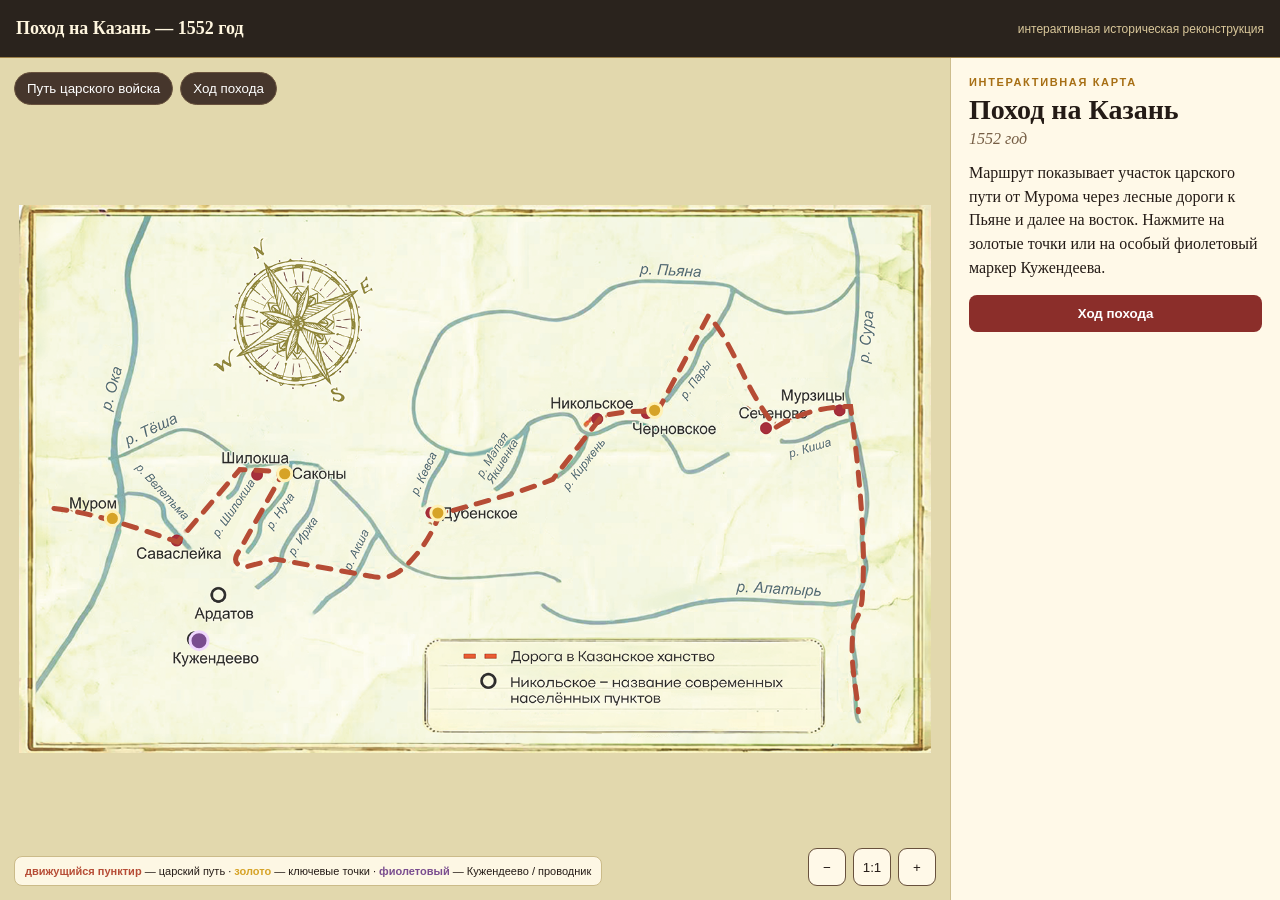
<file: modules/interactive_map_007/index.html>
<!doctype html><html lang="ru"><head><meta charset="utf-8"><meta name="viewport" content="width=device-width,initial-scale=1,viewport-fit=cover"><title>Поход на Казань — 1552</title><style>
*{box-sizing:border-box}html,body{height:100%;margin:0;background:#171b17;color:#241b16;font-family:Georgia,"Times New Roman",serif}.shell{height:100dvh;display:grid;grid-template-rows:58px 1fr;background:#e8dfb9;overflow:hidden}.head{display:flex;align-items:center;justify-content:space-between;padding:0 16px;background:#2a231d;color:#fff6df;border-bottom:1px solid #9c8048}.head b{font-size:18px}.head span{font:12px Arial;color:#d9c79a}.main{min-height:0;display:grid;grid-template-columns:minmax(0,1fr) 330px}.map{position:relative;overflow:hidden;background:#e2d8ad}.viewport{position:absolute;inset:0;display:flex;align-items:center;justify-content:center;overflow:hidden;touch-action:none}.stage{position:relative;width:min(96%,1180px);aspect-ratio:1417/850;transform-origin:center}.stage>img{position:absolute;inset:0;width:100%;height:100%;object-fit:contain;pointer-events:none}.overlay{position:absolute;inset:0;width:100%;height:100%}.route{fill:none;stroke:#b64c35;stroke-width:5;stroke-linecap:round;stroke-dasharray:13 11;vector-effect:non-scaling-stroke;animation:dash 1.1s linear infinite}.route.is-hidden{display:none}@keyframes dash{to{stroke-dashoffset:-24}}.city{fill:#d6a327;stroke:#fff1b5;stroke-width:3;vector-effect:non-scaling-stroke;cursor:pointer;transform-box:fill-box;transform-origin:center;animation:pulse 1.8s ease-in-out infinite}.guide{fill:#7a4d8f;stroke:#f1d8ff;stroke-width:3;vector-effect:non-scaling-stroke;cursor:pointer;transform-box:fill-box;transform-origin:center;animation:pulse2 1.55s ease-in-out infinite}@keyframes pulse{50%{filter:drop-shadow(0 0 8px #d6a327);transform:scale(1.16)}}@keyframes pulse2{50%{filter:drop-shadow(0 0 10px #7a4d8f);transform:scale(1.2)}}.controls{position:absolute;left:14px;top:14px;z-index:5;display:flex;gap:7px}.controls button,.zoom button{border:1px solid #68513d;background:#46362c;color:#fff;border-radius:18px;padding:8px 12px;cursor:pointer}.legend{position:absolute;left:14px;bottom:14px;background:#fff9e8eF;border:1px solid #cbbb89;border-radius:8px;padding:8px 10px;font:11px Arial}.zoom{position:absolute;right:14px;bottom:14px;display:flex;gap:7px}.zoom button{width:38px;height:38px;padding:0;background:#fff9e8;color:#241b16;border-radius:9px}.panel{min-height:0;overflow:auto;background:#fff9e8;border-left:1px solid #cdbd8d;padding:18px}.eye{font:700 11px Arial;letter-spacing:.15em;text-transform:uppercase;color:#a76f14}.panel h2{font-size:28px;margin:6px 0 4px}.period{font-style:italic;color:#755d44;margin-bottom:13px}.hero{width:100%;aspect-ratio:16/9;object-fit:cover;border:1px solid #d4c598;border-radius:8px;display:none}.cap{font:11px/1.35 Arial;color:#75654e;margin:6px 0 14px;display:none}.body{font-size:16px;line-height:1.48}.source{display:none;margin-top:14px;color:#8a5d19;font:12px Arial}.guidebox{margin-top:15px;padding:12px;background:#f4ead0;border-left:3px solid #7a4d8f;display:none;font-size:14px;line-height:1.4}.storybtn{display:block;width:100%;margin-top:16px;border:0;border-radius:8px;padding:11px;background:#8b2e2a;color:#fff;font-weight:700;cursor:pointer}.story{position:absolute;left:50%;top:50%;transform:translate(-50%,-50%);z-index:20;display:none;width:min(82%,900px);max-height:82%;grid-template-columns:40% 1fr;gap:20px;background:#fff9e8;border:1px solid #bda66b;border-radius:12px;padding:22px;box-shadow:0 16px 44px #271d1260;overflow:auto}.story.open{display:grid}.story img{width:100%;aspect-ratio:16/9;object-fit:cover;border-radius:8px}.story h3{font-size:25px;margin:3px 35px 10px 0}.story p{font-size:16px;line-height:1.5}.nav{display:flex;justify-content:space-between;align-items:center;margin-top:18px}.nav button,.close{border:0;background:#46362c;color:white;border-radius:7px;padding:9px 12px;cursor:pointer}.close{position:absolute;right:12px;top:12px;border-radius:50%;width:32px;height:32px;padding:0}.count{font:13px Arial;color:#806c50}
@media(max-width:760px){html,body{width:100%;max-width:100%;overflow-x:hidden}.shell{width:100%;max-width:100%;grid-template-rows:50px 1fr}.head b{font-size:14px}.head span{display:none}.main{width:100%;max-width:100%;min-width:0;grid-template-columns:minmax(0,1fr);grid-template-rows:56% 44%}.map,.viewport,.panel{min-width:0;max-width:100%}.panel{width:100%;border-left:0;border-top:1px solid #cdbd8d;padding:13px;overflow-x:hidden}.stage{width:99%}.route{stroke-width:2.25;stroke-dasharray:8 7}.story{width:94%;max-height:90%;grid-template-columns:1fr;padding:14px;gap:9px}.story img{max-height:180px}.story h3{font-size:19px}.story p{font-size:13px}.zoom{display:none}.controls{left:8px;top:8px}.legend{left:8px;bottom:8px;font-size:9px}}
</style></head><body><div class="shell"><header class="head"><b>Поход на Казань — 1552 год</b><span>интерактивная историческая реконструкция</span></header><div class="main"><section class="map"><div class="controls"><button id="routeBtn">Путь царского войска</button><button id="storyBtn">Ход похода</button></div><div class="viewport" id="vp"><div class="stage" id="stage"><img src="assets/map.png"><svg class="overlay" viewBox="0 0 1417 850"><path id="route" class="route" d="M54.3 471.4 C113.4 478 178.9 499.9 246.5 523.7 L343.0 411.1 L411.3 414.4 L342.2 537.4 C331.3 552.1 337.1 561.2 352.7 562.3 L397.7 550.2 L546.3 576.7 C564.3 580.9 579.0 578.2 590.6 569.5 C621.5 544.9 641.5 511.9 653.2 481.0 C711.9 462.8 764.9 451.8 829.2 426.4 L905.5 328.3 C932.3 321.2 964.7 318.3 991.5 321.9 L1071.0 172.3 C1110.1 213.0 1129.1 290.7 1176.3 345.1 C1211.6 323.6 1250.3 313.1 1292.1 313.0 C1306.1 420.9 1315.8 522.7 1310.5 604.8 C1310.2 621.7 1305.7 637.5 1296.8 652.2 C1289.6 710.2 1300.5 743.7 1304.1 787.2"/>
<g id="cities"><ellipse class="city" data-key="murom" cx="145.0" cy="487.0" rx="11" ry="11"/><ellipse class="city" data-key="sakony" cx="412.8" cy="417.6" rx="11" ry="11"/><ellipse class="city" data-key="dub" cx="650.8" cy="478.5" rx="11" ry="11"/><ellipse class="city" data-key="pyana" cx="987.6" cy="319.0" rx="11" ry="11"/></g><ellipse class="guide" data-key="kug" cx="279.7" cy="676.9" rx="14" ry="14"/></svg></div></div><div class="story" id="story"><button class="close" id="close">×</button><img id="simg"><div><div class="eye">Ход похода</div><h3 id="stitle"></h3><p id="stext"></p><div class="nav"><button id="prev">‹ Назад</button><span class="count" id="count"></span><button id="next">Далее ›</button></div></div></div><div class="legend"><b style="color:#b64c35">движущийся пунктир</b> — царский путь · <b style="color:#d6a327">золото</b> — ключевые точки · <b style="color:#7a4d8f">фиолетовый</b> — Кужендеево / проводник</div><div class="zoom"><button id="minus">−</button><button id="reset">1:1</button><button id="plus">+</button></div></section><aside class="panel"><div class="eye" id="eye">Интерактивная карта</div><h2 id="title">Поход на Казань</h2><div class="period" id="period">1552 год</div><img class="hero" id="hero"><div class="cap" id="cap"></div><div class="body" id="body">Маршрут показывает участок царского пути от Мурома через лесные дороги к Пьяне и далее на восток. Нажмите на золотые точки или на особый фиолетовый маркер Кужендеева.</div><a class="source" id="source" target="_blank" rel="noopener">Источник ↗</a><div class="guidebox" id="guidebox"></div><button class="storybtn" id="storySide">Ход похода</button></aside></div></div><script>
const DATA={murom:{e:'Населённый пункт',t:'Муром',p:'Июль 1552 года',img:'assets/stage_1.jpg',cap:'Художественная реконструкция выхода царского войска из Мурома летом 1552 года.',text:'В июле 1552 года Муром стал важной исходной точкой казанского похода Ивана IV. Здесь сосредоточивались полки и происходила переправа через Оку. Козьмодемьянская церковь, построенная в 1564 году, по местному преданию стоит на месте царского походного шатра.',url:'https://museum-murom.ru/projects/virtual-history/kozmodemyanskaya-cerkov'},sakony:{e:'Ключевая точка пути',t:'Саконы',p:'24 июля 1552 года',img:'assets/stage_2.jpg',cap:'Художественная реконструкция движения царского войска по Саконской дороге.',text:'После перехода через Оку войско двигалось через Саконский лес. Историческая традиция связывает Саконское городище с одним из станов царского войска; в старой местной церкви сохранялась памятная надпись о пребывании Ивана IV 24 июля 1552 года.',url:'https://ru.wikipedia.org/wiki/Саконы_(село,_Нижегородская_область)'},dub:{e:'Царский стан',t:'Дубенское',p:'Поход 1552 года',img:'assets/dubenskoe.jpg',cap:'Художественная реконструкция царского стана у Дубенского во время похода 1552 года.',text:'Близ Дубенского на реке Кевсе располагался один из станов войска. В XIX веке архимандрит Макарий записал местное предание о мраморном столбе и образе Введения Богородицы, поставленных в память о походе. Позднее эти реликвии хранились в Дубенской церкви.',url:'https://old.museum-murom.ru/nauch-rab/uvar-v/cerkovnoe-stroitelstvo'},pyana:{e:'Этап маршрута',t:'Стан у Пьяны',p:'Лето 1552 года',img:'assets/stage_4.jpg',cap:'Художественная реконструкция движения царского войска к Пьяне.',text:'Далее царская рать выходила к бассейну Пьяны. Этот участок был особенно важен для выбора дороги: лесистая местность, речные долины и необходимость обходить неудобные переправы делали знание местности существенной частью движения большого войска.',url:'https://books.yandex.ru/books/kNelbvJg/read-online'},kug:{e:'Проводник',t:'Кужендеево',p:'Казанский поход 1552 года',img:'assets/kug_user.jpg',cap:'Художественная реконструкция проводника царского войска на пути через мордовские земли.',text:'С Кужендеевом связывают Ивана Кельдяева по прозвищу Дружина — мордовского служилого человека, участвовавшего в Казанском походе. Источники и позднейшая традиция называют его проводником на пути через мордовские земли; в 1564 году Ивашка Кельдяев получил царскую жалованную грамоту.',url:'https://old.museum-murom.ru/nauch-rab/uvar-v/cerkovnoe-stroitelstvo'}};
const eye=document.getElementById('eye'),title=document.getElementById('title'),period=document.getElementById('period'),hero=document.getElementById('hero'),cap=document.getElementById('cap'),body=document.getElementById('body'),source=document.getElementById('source'),guidebox=document.getElementById('guidebox');function show(k){const d=DATA[k];eye.textContent=d.e;title.textContent=d.t;period.textContent=d.p;hero.src=d.img;hero.style.display='block';cap.textContent=d.cap;cap.style.display='block';body.textContent=d.text;source.href=d.url;source.style.display='inline-block';guidebox.style.display=d.note?'block':'none';guidebox.textContent=d.note||''}document.querySelectorAll('[data-key]').forEach(x=>x.addEventListener('click',e=>{e.stopPropagation();show(x.dataset.key)}));routeBtn.onclick=()=>document.getElementById('route').classList.toggle('is-hidden');
const STEPS=[
['Выход из Мурома','В июле 1552 года основные силы выступили из Мурома. Переправа через Оку открывала путь в лесистые земли к востоку.','assets/stage_1.jpg'],
['Саконская дорога','Войско двигалось через Саконский лес. Летописная и местная традиция фиксирует последовательность станов у Велетьмы, Шилокши и Саконского городища.','assets/stage_2.jpg'],
['Через лесные дороги','На этом участке движение огромной рати зависело от дорог, речных долин и знания местности. Проводники помогали выбирать проходимые направления и обходить сложные участки.','assets/stage_3.jpg'],
['К Пьяне','Маршрут выводил войско к бассейну Пьяны. Отсюда движение продолжалось на восток, к Свияжску и Казани.','assets/stage_4.jpg'],
['Дальше на Казань','Пройдя этот участок, царское войско продолжило поход через мордовские и чувашские земли. В августе силы сосредоточились у Свияжска перед решающим этапом кампании.','assets/stage_5.jpg'],
['Осада Казани','23 августа 1552 года русское войско подошло к Казани и приступило к осаде. Вокруг города были устроены укреплённые позиции и батареи; артиллерия обстреливала стены, а сапёры вели подкопы под городские укрепления.','assets/stage_6.png'],
['Взятие Казани','2 октября 1552 года после взрывов подкопов русские войска начали общий штурм Казани. После ожесточённых боёв город был взят. Падение Казани стало решающим итогом кампании 1552 года и положило конец независимости Казанского ханства.','assets/stage_7.png']
];let si=0;const story=document.getElementById('story'),simg=document.getElementById('simg'),stitle=document.getElementById('stitle'),stext=document.getElementById('stext'),count=document.getElementById('count');function render(){let s=STEPS[si];simg.src=s[2];stitle.textContent=s[0];stext.textContent=s[1];count.textContent=`${si+1} / ${STEPS.length}`;prev.style.visibility=si===0?'hidden':'visible';next.style.visibility=si===STEPS.length-1?'hidden':'visible'}function start(){story.classList.add('open');si=0;render()}storyBtn.onclick=start;
storySide.onclick=start;
document.getElementById('close').addEventListener('click',()=>story.classList.remove('open'));prev.onclick=()=>{si=Math.max(0,si-1);render()};next.onclick=()=>{si=Math.min(STEPS.length-1,si+1);render()};let scale=1,tx=0,ty=0,drag=false,sx=0,sy=0;function apply(){stage.style.transform=`translate(${tx}px,${ty}px) scale(${scale})`}plus.onclick=()=>{scale=Math.min(2.3,scale+.2);apply()};minus.onclick=()=>{scale=Math.max(.8,scale-.2);apply()};reset.onclick=()=>{scale=1;tx=ty=0;apply()};vp.addEventListener('pointerdown',e=>{if(e.target.closest('[data-key], .story, .story button'))return;drag=true;sx=e.clientX-tx;sy=e.clientY-ty;vp.setPointerCapture(e.pointerId)});vp.addEventListener('pointermove',e=>{if(!drag)return;tx=e.clientX-sx;ty=e.clientY-sy;apply()});vp.addEventListener('pointerup',()=>drag=false);
</script></body></html>
</file>
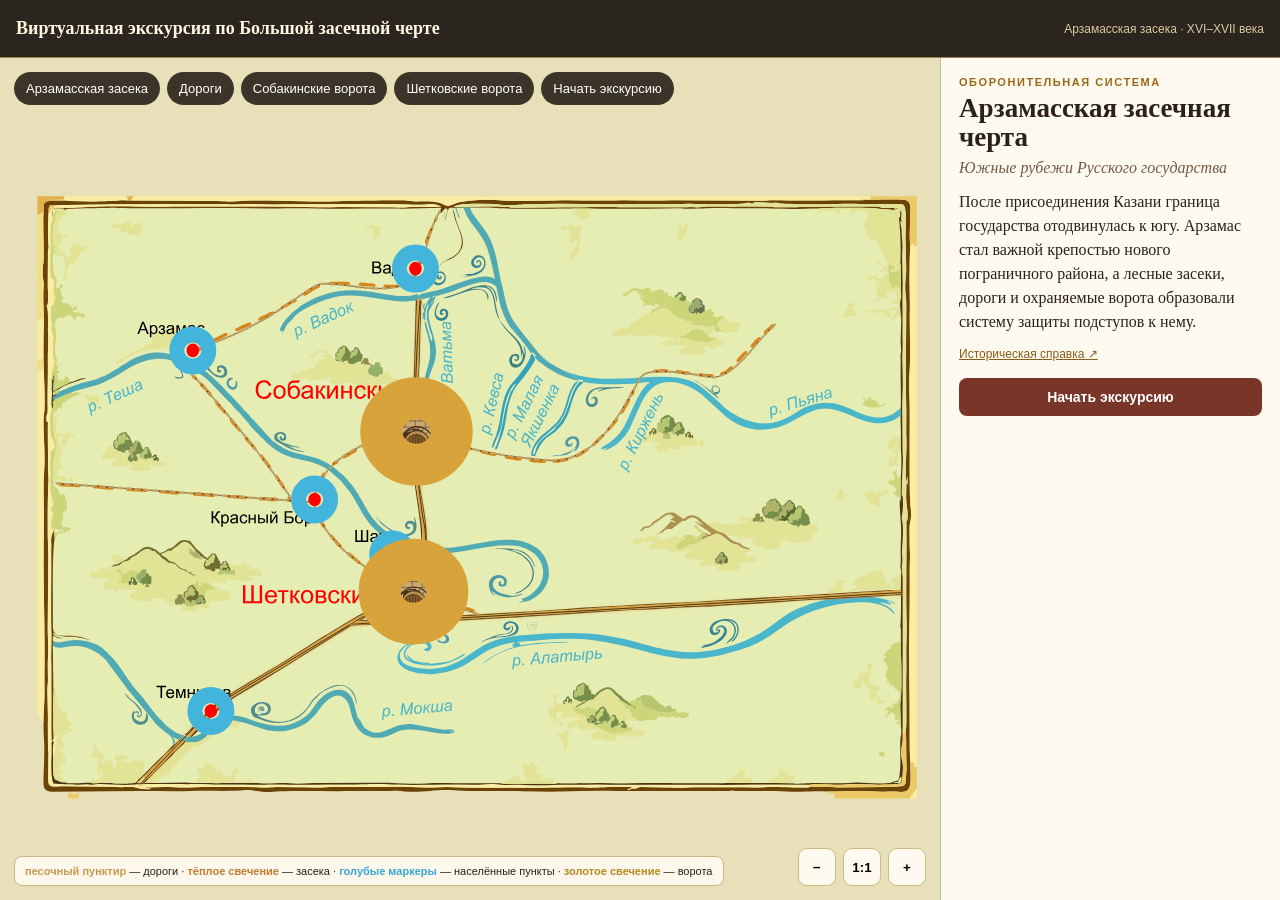
<file: modules/interactive_map_008/index.html>
<!doctype html>
<html lang="ru"><head><meta charset="utf-8"><meta name="viewport" content="width=device-width,initial-scale=1,viewport-fit=cover">
<title>Виртуальная экскурсия по Большой засечной черте</title>
<style>
:root{--paper:#efe7c6;--panel:#fffaf0;--ink:#2b2119;--brown:#7b4b24;--gold:#d7a52d;--dark:#2d261f}
*{box-sizing:border-box}html,body{margin:0;height:100%;background:#171a16;color:var(--ink);font-family:Georgia,'Times New Roman',serif}
.shell{height:100dvh;display:grid;grid-template-rows:58px 1fr;background:var(--paper);overflow:hidden}
.header{display:flex;align-items:center;justify-content:space-between;padding:0 16px;background:#2b251f;color:#fff7df;border-bottom:1px solid #9b8047}
.header b{font-size:18px}.header span{font:12px Arial,sans-serif;color:#dbc99e}
.main{min-height:0;display:grid;grid-template-columns:minmax(0,1fr) 340px}
.map-pane{position:relative;min-width:0;overflow:hidden;background:#e7e0b9}
.viewport{position:absolute;inset:0;display:flex;align-items:center;justify-content:center;overflow:hidden;touch-action:none}
.stage{position:relative;width:min(97%,1180px);aspect-ratio:19500/15100;transform-origin:center;will-change:transform}
.stage svg{position:absolute;inset:0;width:100%;height:100%;display:block;overflow:visible}
#roads{opacity:.7}#zaseka{cursor:pointer}#sobakinskie-gates,#shetkovskie-gates{cursor:pointer;transform-box:fill-box;transform-origin:center;transition:filter .2s,transform .18s ease}
#sobakinskie-gates:hover,#shetkovskie-gates:hover{transform:scale(1.09);filter:drop-shadow(0 0 75px #d7a52d) drop-shadow(0 0 35px #fff2a0)}
.gate-focus{filter:drop-shadow(0 0 75px #d7a52d) drop-shadow(0 0 35px #fff2a0)}
.zaseka-flow{fill:none!important;stroke:#e1a94b!important;stroke-width:128!important;stroke-linecap:round;pointer-events:none;opacity:.28;animation:zasekaPulse 2.15s ease-in-out infinite;filter:drop-shadow(0 0 34px rgba(224,160,60,.78))}
@keyframes zasekaPulse{0%,100%{opacity:.22;filter:drop-shadow(0 0 18px rgba(224,160,60,.42))}50%{opacity:.78;filter:drop-shadow(0 0 54px rgba(241,182,74,.95))}}
#roads{cursor:pointer}
.road-flow{fill:none!important;stroke:#c9a768!important;stroke-width:46!important;stroke-linecap:round;stroke-dasharray:105 82;animation:roadFlow 1.25s linear infinite;pointer-events:none;opacity:.9;filter:drop-shadow(0 0 12px rgba(105,78,39,.35))}
@keyframes roadFlow{to{stroke-dashoffset:-187}}
#cities ellipse{cursor:pointer;transform-box:fill-box;transform-origin:center;transition:filter .18s,fill .18s,transform .18s ease}
#cities ellipse:hover{fill:#3ca9cf!important;transform:scale(1.32);filter:drop-shadow(0 0 34px rgba(73,184,221,.95))}
.city-focus{fill:#3ca9cf!important;filter:drop-shadow(0 0 34px rgba(73,184,221,.95))}
.city-ring{fill:none;stroke:#43b4dc;stroke-width:32;vector-effect:non-scaling-stroke;pointer-events:none;transform-box:fill-box;transform-origin:center;animation:cityRing 1.8s ease-out infinite}
@keyframes cityRing{0%{transform:scale(.72);opacity:.85}100%{transform:scale(1.95);opacity:0}}
.gate-ring{fill:none;stroke:#d8a33b;stroke-width:42;vector-effect:non-scaling-stroke;transform-box:fill-box;transform-origin:center;animation:ring 1.7s ease-out infinite;pointer-events:none}
@keyframes ring{0%{transform:scale(.72);opacity:.9}100%{transform:scale(1.55);opacity:0}}
.controls{position:absolute;left:14px;top:14px;z-index:9;display:flex;gap:7px;flex-wrap:wrap}
.chip{border:1px solid rgba(73,55,38,.4);background:rgba(48,39,31,.93);color:white;border-radius:18px;padding:8px 11px;font:13px Arial,sans-serif;cursor:pointer}
.chip:hover,.chip.active{box-shadow:0 0 0 2px #d6a32a inset}
.legend{position:absolute;left:14px;bottom:14px;z-index:8;background:rgba(255,250,240,.94);border:1px solid #c8b782;border-radius:8px;padding:8px 10px;font:11px Arial,sans-serif}
.zoom{position:absolute;right:14px;bottom:14px;display:flex;gap:7px;z-index:8}.zoom button{width:38px;height:38px;border:1px solid #cdbb84;border-radius:9px;background:#fffaf0;font-weight:700;cursor:pointer}
.panel{min-height:0;overflow:auto;background:var(--panel);border-left:1px solid #cdbd8d;padding:18px}
.eyebrow{font:700 11px Arial,sans-serif;letter-spacing:.14em;text-transform:uppercase;color:#9b6818}
.panel h2{font-size:27px;line-height:1.08;margin:6px 0 7px}.period{font-style:italic;color:#725b43;margin-bottom:13px}.body{font-size:16px;line-height:1.5}

.diagram .forest{height:150px;background:linear-gradient(180deg,#d9d5a2 0 45%,#b8a36b 46% 100%);position:relative}
.tree{position:absolute;width:8px;height:88px;background:#60472d;bottom:18px;transform-origin:bottom center;border-radius:4px}.tree:after{content:'';position:absolute;width:54px;height:54px;border-radius:50%;background:#607443;left:-23px;top:-22px;box-shadow:18px 8px 0 #6d7e4c,-16px 9px 0 #71814f}
.fallen{transform:rotate(67deg)}.diagram-label{position:absolute;left:10px;bottom:8px;background:rgba(255,250,240,.9);padding:5px 7px;border-radius:5px;font:11px Arial,sans-serif}
.source{display:inline-block;margin-top:13px;color:#8a5d19;font:12px Arial,sans-serif}
.story-btn{width:100%;margin-top:16px;border:0;border-radius:8px;padding:11px;background:#7a3529;color:white;font:700 14px Arial,sans-serif;cursor:pointer}
.story{position:absolute;left:50%;top:50%;transform:translate(-50%,-50%);z-index:30;display:none;width:min(84%,930px);max-height:84%;grid-template-columns:minmax(270px,38%) 1fr;gap:20px;background:rgba(255,250,240,.99);border:1px solid #bca66d;border-radius:12px;padding:22px;box-shadow:0 18px 50px rgba(40,30,20,.4);overflow:auto}
.story.open{display:grid}.story-visual{min-height:250px;border-radius:9px;border:1px solid #c8b782;background:#e8dfb7;position:relative;overflow:hidden;align-self:start}
.story-copy h3{font-size:25px;line-height:1.12;margin:4px 38px 10px 0}.story-copy p{font-size:16px;line-height:1.5;margin:0}
.story-nav{display:flex;align-items:center;justify-content:space-between;gap:10px;margin-top:18px}.story-nav button{border:0;border-radius:7px;padding:9px 13px;background:#44362c;color:white;cursor:pointer}.story-count{font:13px Arial,sans-serif;color:#806c50}
.close{position:absolute;right:12px;top:12px;width:32px;height:32px;border:0;border-radius:50%;background:#3c3028;color:white;font-size:18px;cursor:pointer}
.visual-gate{position:absolute;left:50%;bottom:32px;transform:translateX(-50%);width:155px;height:150px;border:18px solid #8b633b;border-bottom:0;background:transparent}.visual-gate:after{content:'';position:absolute;left:25px;right:25px;bottom:0;height:85px;border:8px solid #5d432d;border-bottom:0;border-radius:55px 55px 0 0}
.visual-line{position:absolute;left:8%;right:8%;top:50%;height:18px;background:#72502f;transform:rotate(-12deg);box-shadow:0 0 0 4px rgba(215,165,45,.35)}
@media(max-width:760px){.shell{grid-template-rows:50px 1fr}.header b{font-size:14px}.header span{display:none}.main{grid-template-columns:1fr;grid-template-rows:56% 44%}.panel{border-left:0;border-top:1px solid #cdbd8d;padding:13px}.stage{width:99%}.controls{left:8px;top:8px;gap:5px}.chip{font-size:10px;padding:7px 8px}.zoom{display:none}.legend{left:8px;bottom:8px;font-size:9px}.story{width:94%;max-height:90%;grid-template-columns:1fr;padding:12px;gap:10px}.story-visual{min-height:150px}.story-copy h3{font-size:19px}.story-copy p{font-size:13px}}
@media(max-width:760px) and (orientation:landscape){.main{grid-template-columns:66% 34%;grid-template-rows:1fr}.panel{border-left:1px solid #cdbd8d;border-top:0}}
@media(prefers-reduced-motion:reduce){.zaseka-flow,.road-flow,.gate-ring,.city-ring{animation:none}}

@media (hover:none),(pointer:coarse){
  #cities ellipse:hover{transform:none}
  #sobakinskie-gates:hover,#shetkovskie-gates:hover{transform:none}
}

</style></head><body>
<div class="shell"><header class="header"><b>Виртуальная экскурсия по Большой засечной черте</b><span>Арзамасская засека · XVI–XVII века</span></header>
<div class="main"><section class="map-pane">
<div class="controls"><button class="chip" id="zBtn">Арзамасская засека</button><button class="chip" id="roadsBtn">Дороги</button><button class="chip" id="sBtn">Собакинские ворота</button><button class="chip" id="shBtn">Шетковские ворота</button><button class="chip" id="tourBtn">Начать экскурсию</button></div>
<div class="viewport" id="viewport"><div class="stage" id="stage"><!-- Creator: CorelDRAW X7 -->
<svg id="historicalMap" aria-label="Арзамасская засечная черта" xmlns="http://www.w3.org/2000/svg" xml:space="preserve" width="210mm" height="297mm" version="1.1" style="shape-rendering:geometricPrecision; text-rendering:geometricPrecision; image-rendering:optimizeQuality; fill-rule:evenodd; clip-rule:evenodd"
viewBox="800 5600 19500 15100"
 xmlns:xlink="http://www.w3.org/1999/xlink">
 <defs>
  <style type="text/css">
   <![CDATA[
    .str11 {stroke:#3B2A1C;stroke-width:10.76;stroke-linecap:round;stroke-linejoin:round;stroke-opacity:0.901961}
    .str5 {stroke:#3B2A1C;stroke-width:11.19;stroke-linecap:round;stroke-linejoin:round;stroke-opacity:0.901961}
    .str10 {stroke:#3B2A1C;stroke-width:10.76;stroke-linecap:round;stroke-linejoin:round;stroke-opacity:0.949020}
    .str4 {stroke:#3B2A1C;stroke-width:11.19;stroke-linecap:round;stroke-linejoin:round;stroke-opacity:0.949020}
    .str0 {stroke:black;stroke-width:20}
    .str6 {stroke:#3B2A1C;stroke-width:13.23;stroke-linecap:round;stroke-linejoin:round}
    .str8 {stroke:#3B2A1C;stroke-width:24.45;stroke-linecap:round;stroke-linejoin:round}
    .str7 {stroke:#3B2A1C;stroke-width:19.56;stroke-linecap:round;stroke-linejoin:round}
    .str9 {stroke:#2D241D;stroke-width:14.67;stroke-linecap:round;stroke-linejoin:round}
    .str2 {stroke:#3B2A1C;stroke-width:25.43;stroke-linecap:round;stroke-linejoin:round}
    .str1 {stroke:#3B2A1C;stroke-width:20.35;stroke-linecap:round;stroke-linejoin:round}
    .str3 {stroke:#2D241D;stroke-width:15.26;stroke-linecap:round;stroke-linejoin:round}
    .str12 {stroke:#3B2A1C;stroke-width:12.71;stroke-linecap:round;stroke-linejoin:round}
    .fil36 {fill:none}
    .fil42 {fill:none}
    .fil41 {fill:none}
    .fil18 {fill:#338793}
    .fil12 {fill:#33A3BB}
    .fil14 {fill:#3C8080}
    .fil4 {fill:#49B6CA}
    .fil17 {fill:#4D8F8E}
    .fil6 {fill:#4E3314}
    .fil20 {fill:#4E9AA6}
    .fil5 {fill:#50AAB3}
    .fil27 {fill:#524F27}
    .fil25 {fill:#56692E}
    .fil26 {fill:#646F4C}
    .fil1 {fill:#6B4307}
    .fil13 {fill:#716D31}
    .fil15 {fill:#768E4A}
    .fil31 {fill:#77A898}
    .fil22 {fill:#876827}
    .fil40 {fill:#8A5E27}
    .fil29 {fill:#918F4D}
    .fil23 {fill:#96AF69}
    .fil11 {fill:#AD934E}
    .fil32 {fill:#AE8837}
    .fil24 {fill:#B2B16A}
    .fil16 {fill:#B6C76F}
    .fil39 {fill:#B98F4E}
    .fil38 {fill:#CAA96F}
    .fil8 {fill:#CCD578}
    .fil21 {fill:#CDB66E}
    .fil28 {fill:#CEAD56}
    .fil30 {fill:#D88517}
    .fil7 {fill:#D8A33B}
    .fil2 {fill:#E2E394}
    .fil19 {fill:#E4B24B}
    .fil0 {fill:#E6EDB2}
    .fil9 {fill:#EBCA67}
    .fil10 {fill:#F4DD83}
    .fil3 {fill:#F9ECA3}
    .fil37 {fill:red}
    .fil34 {fill:black;fill-rule:nonzero}
    .fil33 {fill:#49B6CA;fill-rule:nonzero}
    .fil35 {fill:red;fill-rule:nonzero}
   ]]>
  </style>
 </defs>
 <g id="Слой_x0020_1">
  <metadata id="CorelCorpID_0Corel-Layer"/>
  <g id="_2270022563088">
   <g>
    <path class="fil0" d="M19305 19087l-2 -81c75,-25 89,-28 130,32 -31,41 -14,12 -27,26 -2,2 -5,4 -7,7l-17 23c-2,2 -4,6 -6,9 -16,-11 -7,-3 -22,-19 -1,0 -13,-17 -15,-19 -31,27 1,16 -34,22zm-6777 -478c41,-41 42,-70 114,-72 26,97 27,135 -23,203 35,53 56,67 27,114 -62,103 -47,73 -93,85 9,-109 54,-100 -13,-173 -66,-71 -52,-42 -79,-145 -25,35 -18,28 -62,38 7,-44 18,-71 60,-80 77,-17 32,-13 69,30zm291 -951l0 0c4,-26 3,-62 19,-84 6,-8 117,-75 147,-68 15,3 33,40 66,53 10,4 22,4 33,5 15,171 86,47 56,180 51,12 57,9 92,29 3,-45 111,-119 154,-138 130,-58 201,-35 282,65l80 71c82,44 47,65 124,109 60,33 45,26 88,64l7 -35 101 -26c2,0 6,0 8,0l15 2c30,-73 36,-50 81,-64 43,-14 29,-22 69,-48 45,-10 134,-7 172,8 47,19 61,57 102,88 18,13 43,24 60,38 38,31 17,26 40,48 43,44 68,2 97,83l62 -41c39,21 40,0 27,51l10 -71c62,39 -7,1 35,35l35 64c76,-24 60,-4 76,10 -1,42 30,38 64,72 118,-29 -2,-65 206,5l17 7c-22,60 -15,76 -85,88 -110,19 -102,-5 -125,-32 -117,73 -72,-12 -171,3 -33,5 -21,10 -47,17 -54,15 -71,-5 -177,-15 -31,-3 -17,-4 -52,-12 -2,2 -4,6 -5,7 -73,104 -17,72 -198,71 -153,0 -153,71 -257,12 -53,5 -47,18 -113,14 -75,-4 -73,-20 -124,21 13,32 7,26 77,38 -12,27 -22,50 -36,74 60,8 34,19 111,7 0,34 -2,43 29,50 51,11 28,9 33,-33l21 20c3,3 6,6 9,8 45,34 -2,-15 71,4 40,11 72,35 85,67 -8,19 -112,140 -178,40l-18 47c-269,-5 -157,-10 -229,-38 -56,36 -132,24 -200,22l20 71c-163,67 -87,11 -160,28 -35,8 -83,43 -141,-35 -89,27 -114,6 -164,-5 -99,-22 -60,-102 -56,-128 50,-9 104,-16 140,-39 -76,-65 -105,-31 -121,-29 -67,9 -84,-24 -146,-3 -141,46 -171,-47 -211,-108l-63 64c-17,13 0,6 -26,16 -95,36 -89,-8 -94,-14 -40,-76 53,-138 111,-143 97,-10 26,3 86,-30 49,-26 67,13 90,-38 -26,-22 -46,5 -104,9 -21,-19 -23,-29 -40,-54 -49,34 17,22 -59,37 -50,10 -45,-4 -104,7 -31,6 -46,14 -79,3 -32,-10 -47,-23 -27,-71 13,-34 -2,-2 25,-30 19,-21 32,-26 39,-54 -49,31 -35,20 -98,17 -61,-3 -34,14 -94,26 19,62 -7,88 28,136 63,-9 -8,2 49,-26 4,-1 7,-3 10,-5 4,-1 8,-3 11,-4l25 -7c-14,50 -43,51 -56,67 26,18 77,82 86,124l-68 -10 -23 -100c-21,4 -33,3 -49,6l-58 15c1,-52 -1,-29 -8,-78 -7,-47 22,-29 -24,-41 -2,-32 38,20 -58,23l6 -90c-47,-35 -40,7 -57,-41 -15,-43 5,-45 25,-61 34,-25 77,-35 128,-31 31,-138 -46,-236 -59,-276 43,11 21,16 66,17l66 5c1,-3 6,1 8,3 -32,88 -15,20 -68,74 19,80 61,142 139,117l39 -14 4 -53c55,-35 25,6 51,-48 18,-38 12,-34 55,-53l32 59 48 8 29 19c4,2 9,5 11,5 28,-1 12,1 36,-16 -26,-14 -35,-12 -52,-47 -27,-57 -5,-17 -5,-64 0,-67 -16,-89 63,-102zm-6835 529c60,36 36,43 134,78 180,64 358,108 561,47 189,-57 340,-185 442,-339 21,-31 20,-38 41,-69 86,-124 355,-327 542,-348 380,-42 445,355 424,426 -16,-61 -27,-125 -53,-184 -125,-289 -353,-261 -598,-138 -152,76 -169,139 -244,202 -80,67 -122,221 -319,364 -211,154 -465,162 -720,112l-263 -98c-1,-4 -4,-8 -6,-10 -1,-2 -4,-7 -6,-9 -59,-87 -82,-158 8,-239 67,-60 172,-87 272,-47 144,58 87,195 57,227 -53,56 -199,61 -272,25zm12945 -857c14,-22 60,-22 64,-24 2,-1 10,-5 17,-9 40,-27 23,-3 38,-37 33,-76 -19,-167 -27,-188 55,9 84,11 113,49l31 53c-53,67 -11,19 -71,44 8,63 45,30 -10,126 -53,91 17,28 11,111 -7,77 -71,75 11,88l63 -1c48,2 36,10 58,46 54,-11 45,-5 96,-23 -29,63 -29,42 -23,56 19,41 26,29 1,53 -52,52 -85,0 -118,0l30 24c45,71 -49,-25 20,32l35 28c33,43 12,90 56,112l102 32c3,-3 8,4 12,7 -34,56 1,19 -50,32l-33 3c-21,10 -5,18 -64,37 -20,-46 -50,-115 -51,-171 -64,-1 -5,49 -88,65l-37 -3c-1,-4 -2,-8 -3,-12l-10 -75c-2,-263 -49,-180 -107,-252 -44,-53 26,-58 -48,-63 -13,19 -28,72 -38,96l-32 67c-1,2 -5,9 -5,7 -1,-2 -4,5 -5,8 -77,-61 -124,-55 -137,-60 19,-67 37,-22 52,-70 13,-43 1,-48 36,-91l4 14c0,2 1,6 1,8 1,2 1,6 1,8 5,23 -4,27 24,50 2,2 5,4 7,5 2,2 6,4 8,5 38,16 48,0 52,-2 -16,-9 -14,-7 -32,-19 -18,-14 -10,-9 -23,-21 0,-73 10,-119 7,-183 78,21 20,-15 62,38zm-8927 -863c48,10 103,41 103,102 -1,118 -161,101 -207,77 -44,-22 -38,-33 -42,-70 50,24 52,60 116,55 127,-11 58,-159 -24,-140 -27,17 -22,19 -51,37l-44 -23 33 -21c32,-23 48,-32 116,-17zm1968 -233l0 0zm-558 67c-7,14 18,55 -31,79 -34,17 -70,8 -95,-20 -49,-55 1,-126 51,-151 136,-67 320,60 234,210 -56,98 -255,105 -391,116 -185,15 -240,49 -386,104 28,-33 292,-138 355,-157 73,-21 157,-15 220,-41 59,-24 132,-99 43,-140zm4414 76c109,-55 91,61 17,96 -190,90 -280,-252 92,-317 467,-81 423,368 213,482 20,-52 10,-25 43,-65 133,-158 106,-388 -112,-397 74,33 89,29 125,92 30,50 46,103 29,171 -27,107 -120,208 -213,233l103 -105c230,-217 -37,-534 -331,-306 -121,93 -2,253 77,135 -28,-17 -32,3 -63,-13 34,-201 396,-84 162,178 -88,98 -301,191 -482,199l69 -55c124,-34 171,-30 278,-106 326,-228 56,-376 -7,-222zm3342 -710l74 20c97,10 392,69 402,144 -52,-26 -103,-66 -176,-78 41,62 69,28 90,82 -78,4 -179,-64 -255,-37 109,35 298,113 333,242 -38,-20 -60,-50 -88,-76 -224,-202 -619,-189 -904,-160 -497,49 -983,217 -1386,497 -471,327 -598,427 -1269,595 -900,224 -1352,16 -2145,-174 -354,-85 -730,-153 -1105,-154 -537,-2 -732,45 -1188,64 24,22 31,24 72,24 -4,2 -1,-55 -6,12 0,1 -1,5 0,6 0,1 0,5 1,7 12,28 41,21 79,14 280,-47 733,-67 1004,-57 -62,18 -439,21 -545,29 -431,34 -785,80 -1152,313 -59,37 -121,88 -180,115 43,-55 255,-178 312,-206 118,-60 225,-114 367,-148 -27,-25 6,-4 -37,-21 -3,-1 -15,-1 -19,-2 35,-22 2,-1 15,-23l9 -12c34,-37 12,17 40,-41 -866,120 -844,595 -1737,678 -294,27 -869,-75 -761,-430 26,-85 90,-133 132,-169l88 -61c32,-20 67,-37 103,-47 85,-25 177,-33 265,-8 247,70 87,321 -44,188 3,-2 8,-3 11,-4 2,-1 7,-3 10,-4 48,-16 42,-5 76,-42 -21,-154 -343,-72 -418,8 -143,154 -52,267 140,308 -71,-8 -166,-78 -175,-158 158,166 187,145 435,180 22,3 22,2 41,9 22,9 14,6 26,18l-196 -9c27,-7 87,13 131,13l398 -48c181,-34 290,-130 424,-188 -39,62 -127,99 -197,134 -66,32 -153,65 -228,83 -188,44 -364,64 -560,25 -157,-32 -402,-86 -324,-289 62,-163 243,-195 448,-187 -443,-106 -911,448 -129,554 871,117 1077,-461 1714,-622 534,-135 1687,-173 2198,-89 215,35 446,75 656,135 747,212 1217,340 2022,116 312,-86 560,-197 821,-367 243,-158 361,-304 719,-459 123,-53 307,-119 445,-153 26,-6 145,-22 112,-28 -319,-1 -664,35 -985,54 -632,37 -1316,90 -1945,111 -326,10 -655,45 -983,50 -309,6 -661,31 -972,55 -970,76 -1944,116 -2914,178 -328,21 -654,29 -980,53 -445,32 -790,34 -1216,49 -139,5 -113,-13 -216,50 -755,463 -1469,928 -2234,1376 -82,48 -402,243 -465,305 -82,81 -107,127 -193,191 -31,24 -41,38 -68,68l-251 270c-41,41 -98,86 -132,125 311,-65 256,-189 372,-282 72,-58 150,-107 248,-138 336,-107 547,30 843,119 288,87 593,104 856,-57 72,-44 168,-117 217,-178 106,-132 145,-230 288,-346 92,-73 242,-157 393,-118 226,57 253,290 301,487 35,140 31,103 73,149 1,2 4,4 6,6l9 15c40,67 46,114 100,160 336,280 556,-141 1017,-86 179,22 456,97 662,117 66,6 178,-15 221,5 -3,3 -7,5 -10,6l-48 19c-50,13 17,-10 -39,10 60,6 90,-16 122,2 -194,144 -811,-131 -1169,-24 -96,28 -199,97 -295,126 -264,81 -501,-11 -615,-170 -182,-253 -135,-464 -243,-601 -173,-220 -382,-51 -521,110 -50,58 -93,138 -143,191l-159 153c-43,34 -74,52 -132,80 -621,299 -936,-11 -1368,-88 -53,0 -8,-2 -27,15l86 20c-23,31 -34,31 -86,36 20,32 8,11 21,25l28 32c-52,-13 -89,-26 -149,-12 -145,31 -120,-23 -156,45l-28 58c-4,-38 12,-20 -4,-41 -34,-47 -13,6 -90,14 -55,6 -15,-15 -50,9 -53,36 -204,237 -309,287 -190,90 -89,48 -162,29 -44,63 -2,31 -75,78 -2,1 -5,3 -7,5 -3,1 -5,3 -8,5 -133,83 -29,19 -143,130l-222 248c-32,39 -107,152 -153,171l25 -84 -72 97c-7,18 -10,-3 -43,19 -4,3 -40,41 -43,45l-66 89 644 -8c82,-20 183,-9 270,-9l-86 -3c34,-29 29,-40 58,-80 34,-47 49,-25 61,-91 -24,-14 -1,1 -25,-4 -37,-8 -41,-7 -48,-52 -8,-51 25,-71 45,-99 15,15 -2,3 15,17 21,17 3,10 34,23 42,-30 68,-83 84,-123 30,11 78,21 102,31 7,3 57,37 68,46l-23 73c27,-22 14,-17 54,-24 4,56 -6,21 17,56l119 0c9,25 28,163 160,108 18,-8 23,-23 36,-41l93 -123c1,-3 3,-8 4,-11 2,-3 3,-8 6,-11 3,3 6,4 7,9l55 50c2,2 19,20 19,21 -2,3 -8,1 -10,6 -2,5 -7,5 -10,6l-38 14c-51,10 -38,-6 -60,38 21,-17 35,-4 57,4l-44 101c-20,24 -25,14 -22,29 0,1 2,5 2,6l15 29c-40,4 -51,16 -58,-5l254 0c-49,10 -33,-46 -25,-69 34,15 14,-1 46,30 8,8 20,29 26,39l104 0c-49,10 -38,-6 -50,-20 -5,-5 -18,-25 -21,-31 -15,-27 -4,8 -22,-46 68,24 15,5 67,42 29,21 30,13 67,28 3,1 7,2 9,4 72,32 -28,0 90,25l51 18c173,31 435,-21 632,3 193,24 455,-4 658,-4l1302 -6c212,-1 424,15 632,20 221,5 432,-18 646,-16 287,2 705,14 980,3l310 0 75 -9c0,4 31,19 -9,4 -42,-16 -15,-5 -33,-20 127,-12 74,-7 163,-73 3,-2 5,-4 7,-6 58,-39 35,-17 107,-24 93,-8 7,-40 96,-16l-6 60c-5,38 -8,49 55,49 82,0 92,-72 102,-93 21,-47 -3,-17 14,-16 -40,-3 -37,6 -38,6l-36 3c-82,-38 55,-97 -4,-181 0,0 -43,-28 -34,-88l31 6c60,21 -2,4 88,12 3,35 4,31 13,58 -2,-16 11,-45 17,-59l12 -28c2,-2 4,-5 6,-8 21,-25 25,-21 44,-31 18,29 13,-24 11,45 0,2 -10,25 -12,34 55,5 53,-2 88,-20 15,20 -5,44 45,56l-46 45c-14,31 8,48 8,48 14,51 -15,56 18,84 20,-8 30,-19 40,-20 85,-11 31,-3 54,13 -9,81 -1,26 -50,37l61 74c15,1 26,-24 26,-24 6,-18 -13,-34 42,-57 3,3 4,6 5,11l5 28c0,3 -9,15 -12,18 59,-13 -41,-29 50,-25 30,2 42,20 58,40l28 -38c15,-11 4,-8 21,-10 8,16 6,-17 9,33l-15 66c-17,27 5,24 -12,8l105 4c82,22 779,3 925,2 152,-1 310,14 459,10 152,-4 307,-11 459,-12 201,-1 1802,12 1820,2 -32,-29 -13,13 -22,-55 210,-69 60,-51 162,-104 28,-15 49,-16 78,-16 7,-98 -40,-48 105,-112 4,-2 17,-11 40,-17 -7,155 -45,118 -50,174 134,35 -2,12 161,14 35,54 -20,6 62,73l1 42 376 2c-15,-17 -8,-25 -68,-31 53,-74 57,6 200,-90 20,-14 13,-5 13,-18 0,-2 -3,-10 -4,-12l42 -17c-6,-33 -18,-157 -1,-187 93,-5 22,94 12,136 15,-12 20,-19 35,-26 15,-7 -10,0 23,-7 41,-9 25,0 43,9 5,2 -2,16 48,-1l17 63c1,1 4,4 5,5 67,65 77,-4 128,17 4,2 8,6 11,7 4,2 9,5 13,9 -42,26 -22,40 -76,74l12 -12c3,0 6,3 7,6 2,11 28,1 50,64l-105 -8c97,0 16,-4 50,20 77,21 341,5 434,-1 152,-9 297,7 446,6 149,-2 297,-10 435,-15 263,-10 416,38 757,6 71,-6 45,-13 90,-27 125,-41 125,21 150,-290 11,-139 -7,-557 7,-642 10,-55 22,-137 14,-201 -31,-38 -26,-72 -25,-122 -38,14 -42,65 -82,-12l78 -25c-40,-47 -33,-52 -95,-13 -6,-41 -1,-54 -2,-72 0,-2 -6,-56 -7,-72 -45,-7 -42,-17 -68,-39l-128 117c7,-43 23,-65 35,-89 9,-16 22,-46 27,-58l-90 -10 49 -47c117,-75 77,36 146,-16 -14,-41 -26,-26 -37,-61 54,-14 84,-40 123,-24 2,-84 -2,-45 24,-87 48,-77 26,-174 -45,-209 -40,-20 -22,17 -50,-40 -27,-57 22,-21 -32,-45 -31,-14 -59,-7 -73,-37 -17,-38 1,7 -3,-33l-7 -34c-52,31 -3,9 -37,59 -38,-52 6,-19 2,-83 -2,-40 -21,-38 -43,-62 8,-35 14,-76 23,-107 23,-82 57,-56 17,-127l-41 -71c-28,-45 -61,-55 -52,-100 58,20 -11,34 45,19 36,-10 26,-2 29,-53 -62,-20 -15,29 -62,-8 15,-31 7,1 48,-60 81,-120 119,-40 123,-175 17,-5 37,-10 47,-15 43,-19 12,-10 38,-23 51,-24 55,3 99,-23 17,-68 -14,-232 7,-321 11,-93 12,-240 14,-337 3,-115 2,-229 -2,-343l-599 35z"/>
    <path class="fil0" d="M10432 15900c53,-46 226,56 234,62 -39,44 -55,43 -127,18 -55,-19 -105,-27 -107,-80zm-448 -137c-5,-78 123,-7 168,8 50,16 176,34 179,81 5,75 -125,7 -167,-7 -51,-18 -177,-38 -180,-82zm1691 -147c-167,75 -345,89 -525,13 -75,-32 -91,-59 -139,-89 42,97 47,54 88,108 -83,-28 -100,-59 -131,-162 -62,-205 127,-332 287,-263 100,43 98,99 68,204 -70,24 -64,30 -146,11 -17,-63 -31,-89 36,-104 1,2 1,4 1,8 0,4 0,7 0,9 -3,33 -17,23 1,43 65,72 120,-108 -9,-129 -180,-30 -306,290 135,358 108,17 96,55 254,-1 4,-2 36,-13 37,-13 37,-5 34,2 43,7zm7713 -372c-51,28 -5,-2 -44,11 11,28 15,44 44,59 1,-2 -1,-7 -1,-6 0,2 -1,-5 -1,-6 1,-6 -22,13 3,-21 20,-25 -18,-2 24,-16 25,-8 18,-4 44,-4 -6,72 -26,52 -25,118 45,28 78,12 109,-4 -2,37 -5,36 5,73l32 58c-75,4 -127,-29 -192,-14 -105,23 -131,23 -246,11l0 24c-252,-33 -409,40 -491,7 48,-49 51,-4 157,-59 11,-6 8,-8 34,-13 2,-1 41,2 42,3 -126,-20 18,-20 -74,-47 -47,-13 -25,25 -96,-7 18,-64 -34,16 22,-28 31,-25 21,19 41,-30 30,-69 -15,-63 112,-100 37,-11 22,40 31,-10 2,-12 -9,-16 4,-58 42,12 46,26 69,39 11,-11 21,-24 31,-35 1,-2 15,-18 19,-22 11,-12 6,-22 52,-29 12,-2 22,-1 30,-3 60,-13 8,9 41,-21 2,-1 5,-5 7,-7 1,-2 4,-6 6,-8 142,15 83,46 159,0 1,0 4,-3 6,-3 49,34 58,78 46,148zm-8304 -607c225,0 589,-29 749,183 37,49 97,125 113,210 -39,-56 -81,-178 -181,-252 -79,-59 -200,-119 -328,-116 126,70 136,21 299,157 200,167 253,424 67,629 -34,37 -225,172 -303,144 248,-58 511,-311 334,-624 -15,-27 -33,-52 -52,-71 -11,-11 -21,-17 -33,-29 -79,-77 -51,-69 -205,-142 -223,-106 -389,-53 -460,-89zm6448 -862l-4 -2c35,-30 -7,15 20,-22 6,-9 11,-22 17,-31 113,0 54,2 122,73 13,13 34,-13 36,97 2,1 75,0 90,123 5,42 -35,17 10,38l-1 62c50,9 35,16 78,-14 2,2 4,4 5,9l18 -16c51,12 -39,-27 19,10 1,1 11,8 13,8 4,0 0,-15 27,-22 -6,54 -1,50 -37,72 2,2 7,1 8,6 9,35 19,-17 32,48 21,106 -60,89 -151,86 10,17 147,130 -133,207 -2,-3 -5,-11 -6,-9 -2,3 -16,-28 -43,-42 -68,46 -17,71 -158,50 -100,-15 -89,25 -161,-56 -67,25 -109,45 -192,27 25,49 126,87 7,139 -2,1 -6,2 -8,4 -156,70 -67,-4 -192,22 -47,10 -65,8 -100,-22 -17,-15 -3,-3 -20,-19l-13 -14c-2,-1 -5,-5 -7,-7 -41,7 -111,47 -186,-33 -93,-101 27,-94 60,-147 -204,37 -83,10 -222,0 -66,-5 -130,26 -172,47 11,-26 17,-25 16,-55 -68,-26 -206,-36 -247,-18 82,80 103,98 235,141 89,28 39,45 111,75 50,19 99,31 151,54l11 36c3,-1 7,-9 8,-6 22,39 -9,-17 46,-7 3,1 7,2 10,5l-96 29c-20,4 -35,3 -55,8 -1,0 -29,9 -30,9 -26,12 -11,2 -30,18 68,30 50,8 80,82 9,-1 203,-59 188,84 -38,18 -73,37 -112,31l-50 -14c-1,-1 -5,-2 -7,-3 -18,-9 -2,-1 -28,-21 -15,36 5,32 -42,40l-178 26c23,8 10,12 34,33 13,10 14,0 44,37 -44,123 -127,65 -141,63 -52,-9 -102,50 -180,-11 -49,38 6,56 -112,43 -59,-7 -68,-26 -95,-57 23,-67 18,4 51,-63 -73,17 -156,-2 -228,-17 -19,-34 9,-30 -29,-49l-19 79c-54,3 -92,-7 -136,-24 11,-104 111,-67 127,-113 -77,-5 -102,6 -171,-20 -86,-33 -80,12 -168,8 -57,-3 -121,-18 -93,-88 12,-28 24,-27 55,-47 60,-40 48,-32 49,-51 -56,-14 -169,16 -273,7 -26,25 -2,10 -35,31 -13,7 -36,14 -51,21 -11,-23 -45,9 37,-46 -45,12 -87,29 -133,12 15,-22 15,-29 63,-38 -48,-23 -32,-25 -90,-12 -102,23 3,-18 -112,-14 -44,2 -81,11 -136,7l-119 -12c-3,-1 -7,-3 -10,-5 -33,-54 -23,-41 16,-74 50,-42 16,-6 77,-23 14,-42 7,-19 28,-57 -134,50 -85,-60 -190,26 -32,-13 -27,-17 -52,-32 -58,47 -33,7 -77,45 -6,5 3,5 -22,23 -39,1 -210,-15 -128,-84 26,-22 176,-55 215,-67 2,3 4,5 6,10 1,5 9,14 12,16 16,13 -7,13 32,12l41 -79c65,6 18,21 75,28 31,5 34,-16 71,-20 76,-8 88,43 94,71 1,3 2,8 2,10 1,2 1,7 2,9 23,1 62,-3 83,4 20,7 8,1 22,15l19 31c12,-100 56,-82 160,-104 57,-12 9,3 63,-27 30,32 22,66 146,15 19,-7 9,4 31,-14 178,-77 254,49 303,63 -13,-21 -20,-27 -35,-48 102,-2 30,-43 125,-68 -46,-34 -49,-18 -90,-63 -56,-62 -3,-52 -83,-78 3,-2 -23,-82 72,-13 1,1 41,49 47,56 30,39 63,55 110,77 45,14 73,50 101,42 43,-12 22,-18 26,-25 -59,-53 -120,-85 -176,-129 -48,-38 -130,-95 -164,-143 24,8 77,45 96,61l71 26c0,0 39,13 -40,-44 -68,-48 -92,-121 -209,-106 -75,9 -86,63 -139,76 -45,10 28,-64 -122,56 -27,21 -36,26 -66,46 -87,59 -60,74 -160,65l-47 12c-78,43 -19,52 -139,83 -21,5 -60,16 -72,14 51,-41 31,26 99,-49 35,-38 32,-36 75,-71l114 -122c2,-1 5,-3 6,-5l9 -23c64,2 48,19 118,25 -54,-73 -79,-28 -123,-70 4,-1 20,2 22,1 37,-12 10,4 31,-30l31 -31c-44,-11 -51,-16 -73,-45 -87,-6 -80,9 -141,47l-180 128c-23,16 -53,36 -73,52 -139,117 -88,18 -169,80 -54,42 -6,35 -101,58l25 -31c35,-43 35,-57 70,-74 57,-27 93,5 142,-43 47,-47 23,-43 92,-83 164,-96 206,-200 380,-176 83,12 79,47 200,116 6,4 28,19 34,23l76 -53c30,-18 -3,-6 36,-17 88,-25 152,0 219,42 72,45 26,43 153,123 50,30 153,-41 236,-18 43,12 39,4 49,47 115,-47 198,37 310,-52l14 25c8,8 -40,40 77,2 4,-2 7,-3 11,-4l70 -10c43,-4 16,-1 39,-7l25 -6c39,-6 -6,16 34,-2 -8,-51 4,-8 -32,-53 -88,18 12,21 -66,29 -28,3 -42,-10 -61,-26 8,-31 -1,-24 28,-48 36,-32 9,-16 60,-26 2,3 6,3 7,9l26 55c3,-3 6,-10 7,-8l46 -50c43,17 79,16 114,47 27,-36 -1,-22 56,-27 -9,-83 4,-95 84,-91 23,40 17,23 13,72 47,-6 30,-11 66,5 17,32 15,-39 15,38 -1,-1 2,-31 40,-22 -50,-85 -3,50 -54,-97 -1,-2 -2,-5 -3,-7 -11,-25 1,12 -12,-20 -24,-60 9,-129 83,-128 -4,-41 -5,-79 33,-99l17 -15c45,-28 94,-50 152,-48 86,105 70,39 128,163 13,-13 11,-9 30,-20 3,-1 13,-5 16,-7 2,-1 6,-3 7,-4 2,-2 5,-4 7,-5 28,-24 6,-27 56,-55 56,-77 91,-20 136,24 69,67 -15,6 63,113zm903 -366c13,-31 26,-35 48,-67l12 29c9,21 1,7 11,22 12,17 13,-4 16,23 3,36 -24,0 7,32 20,22 17,0 44,38 47,-5 50,-13 92,-27 -14,20 4,14 -42,39l-86 32c57,-27 51,14 54,16 -37,11 -34,9 -64,31 -53,38 27,33 -53,25l5 -50c18,-30 10,-21 31,-13 -41,-4 -60,2 -89,11 0,0 15,-29 14,13 0,2 0,6 0,8 -12,38 18,23 -26,24 -42,0 -46,-50 -23,-83 0,0 101,-61 49,-103zm1040 72l-86 -18c-10,16 -4,24 4,55 -135,46 -86,73 -81,148l-48 4c54,14 39,7 50,71 -116,-6 -19,-11 -153,-54 -23,-7 -16,-8 -53,-13 -18,-160 -3,-47 -76,-135 -54,-65 30,-25 -80,-78l-43 -30c45,-30 83,19 128,11 41,-7 81,-40 103,-73l75 101c26,-9 20,-12 42,-23 4,-2 21,-10 25,-11 43,-7 49,33 86,1 20,-18 22,-45 33,-62 25,7 34,14 42,13l69 -19c-17,57 -22,22 -32,79 -6,36 5,4 -5,33zm-7406 -676c-81,-5 -294,-1 -237,-68 21,-24 21,-18 100,-12 87,8 296,-8 238,64 -11,14 -1,8 -25,15l-76 1zm250 -19c0,-60 8,-48 70,-54 36,-4 64,-9 100,-14 69,-11 134,-39 174,-9 -10,71 -78,65 -148,77 -60,10 -151,38 -196,0zm-1023 -141c52,-5 323,34 359,60l-1 39c-52,27 -145,-2 -213,-13 -89,-15 -154,6 -145,-86zm-182 3c-43,26 -143,-9 -198,-23 -77,-19 -152,-8 -147,-86 26,-22 159,20 204,28 71,13 164,6 141,81zm1972 -160c14,53 -3,52 -35,76 -42,31 -202,148 -240,123 -61,-39 67,-95 99,-115 60,-36 112,-91 176,-84zm-2788 -16c-64,-16 -55,-4 -54,-58 46,-34 144,10 200,24 142,34 152,20 150,91 -51,18 -130,-18 -195,-33 -34,-8 -67,-15 -101,-24zm5135 -95c39,-34 66,-104 141,-13 -10,57 -39,76 -97,83l-44 -70zm-2684 -3c-2,116 -147,106 -158,25 -12,-88 60,-150 136,-161 232,-34 197,293 34,327l67 -92c-137,70 -62,193 -535,189 126,-51 110,32 410,-113 55,-26 111,-70 126,-131 48,-194 -223,-149 -172,-10 77,12 41,-12 92,-34zm619 -176c40,-21 76,2 40,51 -2,3 -166,178 -198,191 -49,20 -67,-9 -39,-50l197 -192zm1259 -326c86,-66 140,-126 218,-63 41,34 -24,12 65,34 6,50 -3,45 19,81l28 44c0,-1 1,6 3,9 27,-42 36,-48 94,-47 26,10 61,109 61,109 10,18 53,45 22,89 44,26 19,-6 33,49l-15 7c40,-6 0,9 26,-8 6,-4 17,-18 18,-19 31,-26 0,-13 46,-19 33,35 27,25 34,84 36,-30 36,-1 48,6l-8 35 50 -4c0,101 63,26 38,181 -97,20 -40,-20 -131,2 -102,25 -32,12 -143,-1 -57,-7 -36,5 -94,5 3,31 23,18 35,58 -80,12 -104,31 -171,6 -44,-17 -52,-25 -112,-17 -2,0 -6,1 -8,1 -1,1 -6,2 -7,2l-13 5c22,28 38,17 42,42 -65,10 -117,-7 -178,33l-15 13c-13,-14 -16,-19 -29,-35 -88,-108 -59,-13 -89,-63 -25,-99 126,-70 146,-130l-215 3c-21,-8 -10,-20 -46,-19 -44,1 -49,51 -140,-15 -52,27 17,42 -71,31 -38,-4 -46,-22 -54,-59 54,-75 101,-37 161,-32 16,-27 10,-67 71,-81 3,-1 14,-1 17,-1 37,-1 12,-2 20,6l5 -59 48 -5c-3,-49 6,-56 40,-79 43,21 38,34 61,40 30,32 26,-39 26,37 7,-23 -3,-9 12,0 -8,-25 -19,-39 -23,-65 -7,-51 1,5 3,-43 3,-71 -11,-84 59,-91l13 -57zm-919 -29c21,48 10,60 -19,94l-139 160c-26,24 -27,37 -51,26 -52,-23 0,-73 15,-88 129,-125 114,-194 194,-192zm62 -89c-26,-63 43,-122 78,-179 25,-42 65,-173 112,-147 56,32 -39,150 -61,186 -36,57 -57,145 -129,140zm234 -364c-40,-23 -38,-24 -16,-83 64,-167 152,-19 16,83zm-860 57c31,-90 113,-75 135,-7 25,79 -20,150 -81,163 -162,34 -218,-155 -130,-274 72,-99 172,-145 340,-140 83,3 389,-15 432,-3 -84,39 -284,-11 -556,99 43,-54 75,-39 124,-72 -70,0 -167,7 -223,47 -160,114 -123,348 15,274 29,-16 44,-51 22,-88 -30,-51 -43,-19 -78,1zm-1279 1207c-18,-174 135,-361 214,-430l180 -142c228,-187 274,-291 368,-609 42,-142 123,-393 240,-417 -21,50 -8,17 -37,59 -110,155 -115,199 -171,386 -133,444 -226,489 -532,737 -83,67 -253,271 -224,391 45,-31 47,-60 61,-118 52,-207 244,-291 392,-420 47,-40 12,-6 20,-30l25 -33c155,-142 203,-297 284,-525 53,-150 61,-209 141,-340 13,-21 22,-32 37,-50l38 -47 75 19c-22,31 -13,18 -46,44 -206,167 -198,585 -387,828 -300,385 -374,164 -600,704l-78 -7zm-844 -160c0,-105 56,-188 90,-282 107,-299 104,-631 200,-864 99,-238 169,-264 293,-429 55,-74 99,-120 152,-207 20,-34 43,-69 62,-111 9,-19 17,-41 23,-62 4,-11 9,-30 13,-40 9,-20 8,-18 17,-30 20,15 13,7 30,28 3,4 13,21 14,23 0,0 13,26 14,26l9 21c1,-2 4,7 6,11 -1,68 -176,309 -235,384 -139,179 -212,222 -299,481 -62,182 -79,386 -116,580 -25,129 -84,266 -130,390 -55,145 -31,88 -74,110 7,-87 10,-55 35,-111 64,-145 137,-486 159,-635 21,-145 56,-233 96,-364 50,-166 91,-188 158,-306 -49,17 -93,85 -116,127 -88,162 -132,357 -161,547 -67,438 -72,340 -189,637 -19,49 -19,53 -51,76zm-1034 -2871c-93,90 -135,-151 31,-109 104,26 81,181 3,232 -115,76 -296,-38 -196,-271 28,-66 37,-83 76,-105 -37,72 -143,253 -12,324 58,32 130,7 146,-50 22,-77 -49,-133 -92,-59 34,55 1,1 24,18 56,42 2,-27 20,20zm6 -350c101,-37 225,-71 337,-113 112,-42 196,-92 310,-123 286,-80 495,-34 491,330l-13 -31c-36,-116 -22,-271 -223,-314 60,70 81,14 149,164 57,127 63,325 110,459 50,142 27,85 96,189 24,35 41,49 66,82 26,34 33,45 64,73 50,45 104,89 148,138 132,144 119,169 191,376 10,-78 -6,-145 -30,-207 64,41 62,195 39,263 -30,89 -71,162 -142,195 -218,99 -287,-324 -21,-276 107,63 -23,226 -67,106l30 4c14,2 22,18 35,-7 38,-68 -153,-142 -106,90 164,96 240,-62 225,-236l-36 110c2,-111 -7,-195 -59,-279 -25,-41 -39,-64 -65,-96 -108,-131 -230,-199 -327,-403 -10,-20 -15,-27 -28,-48 -182,-309 27,-802 -594,-641l42 7c1,0 30,-3 32,-3 259,-23 339,138 284,242 -7,-268 -221,-255 -433,-192 -123,36 -333,117 -452,144 -51,12 -45,2 -53,-3zm-393 2381c27,29 21,5 40,36 28,49 -36,16 26,42l18 -87 74 -2 8 66c33,-67 -4,-70 102,-64l6 33 13 0c12,-39 75,-81 75,65 -1,117 17,80 -34,166 -42,71 -23,302 -17,396 62,22 185,35 235,68 -12,69 -27,56 -96,38 -37,-9 -79,-17 -118,-31l-11 18c17,103 71,158 48,249 -65,29 -124,27 -195,26 -145,-3 -77,-16 -136,-68l-224 -2c-9,263 73,724 121,993 60,336 111,657 94,1001 186,8 343,37 551,20 404,-32 1122,-279 1585,-104 148,56 273,133 357,255 137,199 162,497 37,687 -45,68 -81,129 -132,167 -146,108 -234,166 -434,169 11,-9 9,-7 28,-16l75 -24c-19,-21 -33,-14 -44,-34 59,-24 137,-55 192,-93 166,-118 297,-306 268,-540 -20,-164 -110,-273 -197,-345 -503,-413 -1456,65 -2100,-5 -47,-5 -188,-52 -206,-9 -31,95 -45,201 -85,290 -52,114 -17,85 -10,95 25,-66 -29,-58 49,-63 29,-2 24,1 39,16 47,43 -16,-31 12,17l20 9c28,-89 7,-65 68,-67 61,-3 92,-35 117,35 0,0 90,-91 108,-7 2,14 3,11 4,30 20,296 -42,9 -53,448 -4,172 27,149 36,180 16,58 0,-7 -8,47 -14,95 54,122 40,229 -326,81 -258,-25 -407,-27 -54,-1 -108,-1 -162,-1 -54,-1 -107,-2 -161,-4 -14,0 -63,-1 -74,2 -80,17 -33,75 -285,46 -128,-16 -55,-92 -37,-178l-424 250c-27,14 -48,24 -74,38 -11,6 -28,15 -40,22l-41 34c427,-10 849,-37 1273,-62 410,-25 828,-37 1240,-62 417,-26 836,-49 1253,-71 405,-20 817,-69 1227,-86 413,-17 826,-48 1242,-69 418,-22 837,-33 1252,-64 831,-62 1662,-87 2492,-149l-14 -77c43,-18 36,-2 87,-28 30,-15 74,-38 86,-72 11,-30 -6,-32 13,-64 1,-2 3,-5 5,-7 5,-8 23,-25 28,-32l139 3c-4,11 3,41 -94,65 13,31 44,50 69,68l-26 60c-14,42 -17,14 1,35 -105,21 -118,8 -143,15l-48 28c229,-5 465,-30 693,-40 135,-5 602,-51 698,-31l18 1c53,-4 24,6 35,-28 -78,-13 -71,24 -155,4l-10 -26c-14,-44 -14,-49 -3,-72 23,-48 2,18 23,-33 -83,-11 -62,3 -67,-64 34,-18 -26,-22 42,-7 52,10 15,15 15,17l-9 -58c35,-2 81,4 91,3l30 -18c37,-35 26,-98 32,-197 13,-105 8,-254 7,-364 -1,-133 4,-224 9,-347 9,-217 -33,-487 -31,-711 -8,-197 19,-16 -93,-131 -31,-32 -28,-49 -42,-67 51,-17 63,-11 70,-59 -21,-79 4,-11 -26,-32 -31,-21 1,15 -29,-26 -12,-16 2,-6 -16,-21 -27,-23 -52,-21 -91,-22 3,-77 -4,-27 -25,-84 99,31 144,-43 149,-63 -15,-87 -56,-78 -37,-148l43 34c2,1 5,5 8,7 0,-42 -6,-37 9,-64 7,8 23,24 20,45 -5,32 5,7 -36,39 3,2 8,0 10,4 10,31 29,-41 52,96 3,-1 6,-8 8,-6l50 -33c15,-119 21,-478 0,-577 -28,17 -44,29 -63,48l14 133c51,25 20,-14 36,25 -126,77 -2,74 -66,165 -21,-23 -3,5 -15,-31 -18,-54 8,33 -5,-20 -6,-30 15,1 -5,-32 -18,52 -42,71 -92,81 -4,0 -21,2 -24,3 -21,4 -25,7 -49,12 0,-17 8,-51 9,-54 0,-1 0,-4 0,-5 4,-58 -29,-28 21,-54 45,-23 18,-1 32,-3 -30,-45 -26,-29 -36,-92 27,4 31,10 32,11l28 11c26,9 19,1 48,16 23,-75 2,-45 42,-119 -30,-13 -33,-5 -39,-6l-40 -20c0,-42 12,-62 26,-91 43,-3 60,-3 79,21l12 -38c0,-1 -1,-5 1,-5 -138,-74 -134,78 -137,83 -96,-18 -86,-79 -85,-193 59,-42 62,-66 105,-114 52,-30 149,34 170,40 12,-135 -6,-307 -2,-371l-2 -126c-75,41 -73,75 -194,118 -261,95 -510,32 -753,-74 -700,-304 -806,-234 -1383,84 -488,268 -964,227 -1387,-94l-449 -407c-291,-293 -832,-476 -1134,-225 -215,180 -294,456 -448,778 -114,238 -137,253 -290,407 -72,71 -255,162 -349,169 42,-37 65,-12 108,-65l-134 29c21,-34 6,-17 32,-41 9,-8 16,-12 24,-17 458,-260 464,-498 726,-1020 61,-122 104,-186 182,-278 56,-68 68,-37 78,-71 2,-6 6,-6 9,-9 -128,7 -247,31 -371,35 -332,12 -750,25 -1065,-44 -12,-42 -6,15 7,-20 4,-9 41,-13 -56,-23 -83,8 -47,25 -155,-5 -335,-94 -481,-197 -734,-384 -48,-36 -66,-54 -91,-120 63,18 35,7 82,53l-115 -125c-46,-19 34,-14 -18,2 -3,0 -21,12 -31,15 -29,-73 -185,-264 -239,-333l-143 -166c-117,-110 -247,-413 -285,-599 -15,-70 -29,-133 -44,-205 -24,-106 -1,-118 -87,-168 -61,-36 -114,-55 -188,-53 -264,5 -514,144 -762,222 -65,20 -127,39 -191,58 -158,48 -127,-27 -168,65 39,-39 31,-30 92,-42 -45,82 -124,149 -118,193 33,-49 33,-72 79,-104 -5,55 -101,182 -110,203 -93,204 160,584 137,933 -23,350 -223,385 -224,1189z"/>
    <path class="fil0" d="M8539 13958c48,28 34,43 97,102 99,94 211,166 338,231 86,43 223,68 307,10 39,-28 67,-63 61,-125 -8,-76 -52,-81 -121,-68 -33,106 31,53 45,69 29,81 -140,50 -96,-70 23,-62 150,-100 208,-9 -4,-55 -31,-107 -12,-145 33,110 81,253 -3,344 -149,163 -450,11 -603,-112 -52,-42 -77,-53 -118,-94l-103 -133zm-900 -1112l-41 -33 30 -27c37,-28 64,-52 107,-45 22,56 -17,97 -96,105zm494 -331c9,65 -48,73 -133,122 -36,21 -152,111 -178,57 -21,-43 99,-89 137,-111 53,-30 124,-87 174,-68zm104 -39c-3,-48 12,-53 50,-73 28,-14 53,-27 82,-42 55,-29 121,-85 186,-68 13,66 -6,54 -137,117 -59,28 -130,84 -181,66zm-1311 3c-106,2 -245,-32 -346,-60 26,2 161,61 205,81 76,33 170,39 236,74 -103,-3 -260,-51 -354,-90l-264 -149c-80,-81 -24,-200 106,-189 114,10 133,86 98,176l-88 11c-33,-45 -60,-37 -24,-96 14,0 21,-4 30,8 37,54 -49,-38 11,44 93,-18 23,-126 -56,-105 -48,12 -72,70 -23,122 66,70 147,84 233,112 36,12 72,24 109,31 26,6 40,5 63,8l64 22zm-1432 -1291c48,-33 58,-75 43,-146 21,14 42,12 40,82 -4,179 -192,135 -225,5 -24,-98 58,-186 141,-129 -180,73 -83,181 1,188zm-350 -442c259,-153 330,366 -35,206 -97,-43 -321,-323 -425,-353 55,9 244,165 278,195 -20,-62 -49,-83 -50,-165 11,15 0,-7 12,23 2,6 6,21 9,28 10,32 3,16 17,45 45,93 86,147 178,193 209,103 227,-178 56,-150l-5 58c2,1 5,1 6,1 67,1 -24,-45 47,-1 -6,63 -24,46 -88,34l0 -114zm2537 -203l-13 -64 46 -50c2,-2 3,-5 5,-8 14,-27 -17,-36 89,-111 34,-24 65,-25 97,2l93 130c25,-34 12,-23 61,-44l-5 6 34 -67c40,-4 48,-25 90,39 2,2 3,5 5,8l17 36c27,71 -14,25 53,63 11,75 -6,80 -22,136l2 15 22 -13c2,-1 4,-4 5,-5 1,-2 19,-39 26,-52l85 3c17,61 -4,115 64,122 76,4 31,6 49,19 9,16 0,10 25,18 9,-72 8,-71 99,-71 13,37 23,27 29,49 8,34 -3,50 -3,46 -1,-2 -3,9 -5,13 75,-39 60,67 60,122 -20,-40 1,-11 8,-22 4,0 52,8 55,8 79,1 -71,26 38,-11l29 -9 73 163c61,-7 72,-48 109,27 49,-19 21,-17 66,-40l58 28c19,15 6,2 20,20 -18,35 -23,50 -66,51 -60,3 -36,-27 -84,8 -47,-44 4,3 -27,-47 -114,104 -19,33 -132,54 -47,9 -10,11 -57,15 -33,4 -33,-1 -61,-8 -51,-13 -131,-5 -178,26l17 13c2,1 22,14 25,16 20,11 31,14 48,21 -6,45 -1,46 -28,68 -4,4 -61,35 -68,39l-36 -33c-78,81 -124,36 -199,34 -57,-1 -7,21 -61,-13l-117 -30c-68,-10 -1,18 -65,1 -28,-8 -35,-31 -45,-54 36,-74 67,-42 130,-86 -23,-17 -46,-14 -71,-23 -42,-15 -10,-10 -57,-38 -32,9 -30,15 -50,21 -47,14 -8,-3 -52,-2 -44,2 -27,14 -50,17 -23,3 -10,-8 -59,-15 -69,53 -44,33 -129,34 -59,1 -114,-6 -121,-81 55,-28 56,9 76,-50 -216,-5 -132,21 -216,41 -42,10 -244,19 -291,7 -53,-15 -32,-45 -87,-44 -36,0 -67,34 -111,29 -22,-2 -32,-12 -57,-15 -64,-8 8,3 -58,4 -74,1 -108,-55 -50,-97 59,-42 79,-26 135,-18 13,-35 18,-65 63,-81 58,-22 39,9 101,26 13,-10 27,-21 39,-28 16,-8 26,-11 42,-18 46,-22 29,-24 96,-25 -6,-52 -5,-52 10,-91l76 -11c30,-98 51,-59 109,-81 55,-21 -40,38 23,-17l15 -15c28,11 36,2 49,37 -21,10 5,17 -52,-32 -6,-5 -22,-15 -27,-21 -28,-32 -19,-7 -32,-58 59,10 71,11 99,49l-3 -10c-20,-91 -129,-88 -175,-64l-37 23c-63,39 -72,69 -99,79 -27,11 16,16 -32,5 -58,-13 -12,15 -51,-33 149,-56 29,-8 131,-82 48,-35 85,-61 168,-55 103,7 116,60 139,85l108 105 28 -38zm-2775 -271c18,63 13,41 -40,74l-143 106c-17,15 -41,58 -73,27 -48,-48 195,-224 256,-207zm130 -54c-11,-66 -2,-54 64,-84 32,-16 59,-28 92,-44 61,-31 132,-88 179,-46 -7,49 -21,46 -71,67 -99,42 -208,117 -264,107zm-946 -274c18,-25 37,-47 65,-63l12 35c45,-14 15,2 50,-25 0,0 13,12 15,15 44,61 -35,50 68,84 30,10 5,-1 25,10 39,21 40,55 106,130 48,54 10,51 10,52l-23 9c-1,-3 -6,1 -9,2 4,64 3,85 15,126 -69,-11 -49,5 -93,37l-90 48c-107,-40 -206,-65 -358,-44 -128,17 -247,27 -354,55 -237,64 -324,161 -472,249 -102,61 -68,2 -81,-12 39,-16 251,-163 351,-211l187 -86c55,5 58,-43 110,-72 46,-26 48,0 103,-45 37,-30 34,-117 29,-155 -7,-63 -39,-39 3,-81l14 77c97,-42 93,-127 326,-93 -4,-51 -28,-61 -9,-42zm1434 26c5,-47 23,-44 77,-67 83,-34 261,-142 275,-80 11,47 -134,91 -173,108 -62,27 -134,85 -179,39zm497 -216c-6,-75 102,-93 156,-119 60,-29 128,-83 185,-63 2,57 -16,52 -68,80 -78,41 -217,128 -273,102zm487 -239c-10,-68 -6,-52 49,-83 34,-18 56,-32 86,-50 92,-52 160,-112 194,-73 36,40 -24,56 -57,73 -81,45 -207,141 -272,133zm466 -314c18,-42 288,-225 370,-202 2,67 -18,56 -79,87 -153,77 -251,197 -291,115zm2063 -155c-21,18 -408,47 -329,-41 21,-23 11,-18 98,-12 128,8 312,-16 231,53zm-577 -7c-78,-6 -256,-11 -291,-42 2,-74 100,-41 169,-38 61,4 157,4 196,27 -5,62 -8,58 -74,53zm-475 -50c-52,31 -160,7 -233,6 -73,0 -169,21 -228,2 3,-66 13,-63 91,-66 51,-2 99,-1 150,1 172,5 218,-22 220,57zm1916 -194c80,13 48,87 -3,87 -56,0 -70,-70 -13,-107l1 73c63,-16 37,-12 15,-53zm-537 -53c38,-32 106,1 8,119 -149,181 -212,130 -186,76 9,-17 54,-40 72,-54 62,-48 89,-127 106,-141zm460 86c-20,-39 6,-78 46,-103 131,-83 234,155 108,246 -206,149 -350,-189 -169,-303 -29,62 -69,126 -35,212 78,191 325,-8 200,-116 -25,-21 -118,-59 -150,64zm-293 308c28,-67 69,-111 96,-196 22,-72 2,-154 20,-240 24,-114 82,-168 119,-278l31 -91c-2,179 -59,242 -109,387 -32,92 -10,143 -20,231 -7,76 -44,115 -66,170l-7 -51c-23,51 -21,49 -64,68zm1161 -608c-32,-96 117,-76 104,27 -9,74 -109,105 -173,58 -125,-92 33,-316 190,-228 114,64 181,464 -486,433l195 -12c-29,-20 -69,-20 -90,-27l37 -11c62,-8 123,15 250,-49 74,-38 143,-88 137,-201 -6,-103 -111,-146 -188,-74 -80,74 -16,186 89,129 7,-25 23,-64 -18,-75 -44,-11 -21,9 -27,14 -12,11 52,10 -20,16zm-1228 34c-40,-44 -3,-89 15,-155 11,-43 26,-151 72,-145 55,6 6,113 -8,161 -32,105 -19,131 -79,139zm273 -813c48,22 37,31 11,85 -39,81 -91,278 -125,283 -82,12 5,-154 19,-191 27,-72 52,-159 95,-177zm-1217 224c-3,-2 -7,-4 -8,-5 -40,-21 -26,3 -32,-16 -1,-4 -6,-3 -8,-4 3,-7 41,-48 34,-134 -48,-29 -70,-48 -121,-6 -17,-26 -37,-29 -46,-36 -32,-23 -23,3 -29,-48 125,43 92,35 174,-25 94,104 10,43 113,47l43 10c2,-3 7,3 11,6 -16,33 -43,35 -43,35 -1,-2 -5,1 -8,2 12,47 55,52 3,80 36,-16 37,-11 58,7 -20,49 -5,23 -63,53 -75,38 5,72 -115,69 14,-34 -11,-11 37,-35zm-5255 -287c26,-65 -16,-30 34,-49 36,57 -6,32 7,82 13,51 2,20 56,44 1,-98 77,-95 155,-83 -7,34 -8,12 -18,34l-7 29 37 4c2,0 56,-9 58,29 -30,-7 14,-9 -30,-4 -3,0 -7,1 -10,2l-34 13c4,54 5,30 17,70 -66,67 -46,61 -84,68 -69,13 -14,-25 -106,5 -120,39 -83,-22 -120,-114 -24,13 -8,6 -21,31 -9,19 1,11 -21,41 -43,-5 -17,-5 -60,-20 -58,-20 -40,4 -48,-16 -2,-4 -7,-2 -10,-3 22,-49 40,-22 28,-62 -57,-16 -80,26 -168,-9l-16 -6c-2,-1 -19,-6 -23,-7l45 -65c31,16 33,19 54,44 10,-24 3,-35 21,-63 93,9 101,89 161,-31 6,1 63,11 64,11 45,13 18,-11 39,25zm6514 -42c3,-42 17,-65 46,-96l43 20c-26,55 -22,93 -89,76zm-7877 -256c37,40 50,22 5,72 -2,2 -5,4 -6,6l-39 51c-1,2 -4,5 -5,7 -2,3 -4,6 -5,8 -51,76 -107,101 -113,106 28,43 19,8 32,49 -40,37 -22,21 -40,60l-28 38c0,-2 -3,1 -5,2 27,37 21,9 41,45 20,39 -6,16 22,53 25,32 35,12 73,75 90,-25 55,-51 110,-72l-12 84c-39,1 -77,-41 -120,89 -25,74 -37,51 -56,94l-12 66c56,26 19,-16 51,28 12,16 -6,17 20,50 77,7 31,-4 99,-21 -3,60 -2,42 -32,76 58,33 71,44 95,100 8,-36 22,-71 22,-95 -1,-51 -32,-96 37,-198 24,-35 -11,-23 35,-29 43,-6 24,-6 37,22 31,-35 22,-29 67,-38 10,40 12,29 8,80 50,-32 -6,-22 61,-28 33,53 -4,33 37,50 30,-46 -2,-54 57,-81 10,101 -10,111 -41,139l-41 24c-42,9 4,-38 -37,2 -23,22 -6,122 -165,238 -2,2 -5,4 -7,5 -123,80 -93,-14 -117,184 -4,36 -16,125 -38,152l-23 18c-1,-3 -6,4 -9,4l-8 -38c0,-11 3,-29 4,-33 3,-8 20,-38 24,-53 12,-38 4,-84 9,-124 23,-180 -5,-36 -5,-236 -42,-22 -47,-52 -117,-46 -38,3 32,15 -43,1 -36,-6 -68,-30 -88,-54 0,82 -10,270 7,339l5 45c8,134 27,64 55,151 17,54 3,99 -2,144 -4,42 10,51 10,95l56 -47c27,-40 4,-38 43,-70l36 30c1,-2 6,5 9,8 -80,119 8,-11 -84,47 44,72 45,-8 20,102 48,22 -39,1 8,-1 11,0 -6,-6 11,1 25,61 -6,10 7,58 22,84 47,-33 14,85 -9,31 1,75 1,73l53 16c32,-6 11,-8 46,-19 17,62 -4,8 56,44 26,15 -5,-9 15,10 32,31 7,33 42,69 68,-17 28,-25 76,-63l12 30c28,43 0,-24 25,30 -25,14 -37,32 -57,40 -34,13 -34,-2 -56,11 28,43 -3,11 46,32 14,6 37,14 58,25l40 -41 15 49 91 -5 11 35c6,22 20,6 3,35 -30,52 -72,-37 -135,-14 -71,27 16,40 -82,27l39 54c-118,-15 -45,-174 -274,-53 -57,30 -38,-19 -110,14 -46,24 -1,-6 -47,65 -43,63 -19,80 -14,162 4,57 12,79 14,135 3,94 -35,249 -13,433 6,52 -2,3 19,50 35,82 -7,123 6,183 56,-21 31,-27 71,-41 -13,65 -28,14 -45,55 -16,38 41,-1 7,40 -33,38 5,-31 -34,26 47,50 38,-1 74,62l-61 24c27,58 13,82 29,122 6,15 15,35 40,22 37,-19 15,5 20,-42l41 28c2,2 5,6 6,7 1,2 8,11 11,14l3 -57c0,-1 -1,-4 -1,-6 3,-24 27,-31 50,-38 39,30 60,66 77,98l17 27c97,-12 228,-103 325,-79 -188,62 -444,126 -585,239 22,12 21,24 12,47l9 -7c49,-5 341,-155 578,-205 483,-102 693,-347 1062,-525 479,-230 934,-39 1357,218 47,28 72,50 118,81 72,49 377,334 413,382 36,48 44,62 97,102l289 306c4,7 15,27 19,31 24,32 20,9 75,74 30,37 23,18 50,49 19,21 21,37 41,58 29,31 24,12 52,47l330 365c60,63 28,43 101,96 42,31 74,51 118,81 399,271 697,135 1136,452 18,12 33,23 59,41 41,27 21,12 54,45 90,91 92,53 202,195 19,24 27,33 47,53 165,165 371,620 508,782 281,332 548,463 1014,559 85,-178 -204,-1606 -200,-1957l-143 -4c-28,25 -33,49 -86,54 -39,4 -115,-4 -159,-4l-69 -7c-41,-27 -26,-48 -9,-92 18,-49 15,-60 26,-109 17,-77 27,-143 30,-223 -79,7 -146,71 -203,45 -4,-63 23,-63 81,-79 45,-12 83,-28 130,-32 11,-172 19,-217 -53,-291l10 -222c67,-6 96,-15 101,57 2,-3 4,-12 4,-10l20 -55 150 0c11,33 7,64 27,90l7 -20c16,-43 -15,0 18,-42l63 -3 20 61c56,-133 16,-24 70,-87l61 -2293c-34,-8 -150,11 -213,13 -461,16 -963,-207 -1511,-95 -227,47 -716,244 -882,431 -26,30 -18,34 -49,62 -169,154 -89,114 -193,276 -17,-30 -9,-18 1,-58l-61 19c14,-173 254,-396 391,-497 29,-21 41,-34 71,-53 1094,-697 1853,-27 2477,-246 19,20 13,22 15,36 92,-13 13,-16 98,-44l326 -69c318,-85 1003,-427 1225,-235 -33,-156 -65,-311 -103,-458 -92,-360 -185,-454 -380,-721 -159,-217 -124,-218 -198,-357l-145 2c11,40 22,91 38,127 6,11 24,42 25,51 8,44 9,22 -10,49l-81 -225c-60,6 -31,8 -43,18 40,137 53,238 110,378 99,243 195,460 -94,662 -68,47 -178,67 -247,125 -32,26 -32,41 -60,63 109,-182 431,-152 475,-471 32,-224 -185,-474 -187,-771 -114,1 -90,14 -122,110 -12,38 -34,141 -60,158l61 -178c16,-59 -6,-64 -15,-75l-75 204c7,-62 56,-149 75,-210 -47,7 -44,12 -78,57 -26,34 -37,56 -74,33 -17,-33 22,-53 42,-102 -337,1 -662,26 -999,18 -336,-8 -674,-2 -1005,3 -484,8 -1017,-21 -1514,-2l-508 -8c-794,-20 -1696,6 -2518,1 -87,-1 -173,-3 -261,-5 -45,-1 -84,5 -123,1 -55,-6 -39,-10 -112,-5 -141,11 -951,7 -1000,37z"/>
    <path class="fil0" d="M8383 15144c-42,-32 -58,-26 -44,-84 66,-15 165,97 250,152 98,64 32,115 -49,49l-157 -117zm-5205 -269c71,-8 28,-21 90,-62 32,-22 62,-27 100,-50 161,-96 205,-214 378,-143 97,39 123,66 173,115 36,-9 51,-7 86,-27 24,-13 39,-34 64,-48 62,-33 80,-16 144,-66 110,-87 129,-153 265,-137 110,12 89,16 137,78 146,188 72,78 206,215 37,38 69,66 115,96 46,-73 -1,20 89,-105 119,-5 94,32 151,135 32,56 29,7 32,89l48 -14c-18,-44 -8,-17 8,-31l87 -16c11,30 7,72 42,60l213 35c20,-1 15,-17 51,-24 81,-17 -1,26 40,-15l21 -28c2,4 2,9 3,11 11,55 -1,48 13,70 0,-10 -1,-22 4,-33 23,-46 -26,10 29,-35 -4,27 -8,10 -1,46 7,39 -6,5 14,28 1,-1 18,-18 19,-19 2,-1 5,-3 7,-3 26,-8 48,11 67,22 -11,66 -82,72 -11,69 34,-1 58,-24 111,-14 132,25 125,133 125,127 0,-2 -1,6 -2,9 -43,51 -37,22 -69,12 -54,-17 4,-8 -63,3 -48,8 -132,-5 -151,-23 -16,17 -20,14 -14,45 76,7 -3,-19 63,-2l43 26c1,-2 5,6 8,8 -50,63 -104,60 -183,54 -62,-5 -111,-15 -162,-26 -53,-11 -22,4 -75,4 -67,2 -31,-19 -84,-15 -126,7 -7,92 -133,84l-15 -39c-17,-36 15,-7 -27,-35 -1,3 -2,7 -2,8l-16 53c-68,2 -54,17 -120,-10 -59,-24 -74,-33 -105,15l79 19 -73 32 49 32c47,-25 7,-9 51,-6 1,-2 4,-2 4,-2 41,-6 -3,19 71,-6 -6,83 -26,36 0,67 29,33 150,28 204,33 21,29 41,38 48,66 4,16 2,32 -1,48 -17,83 -124,117 -176,110 -68,-8 -20,-31 -90,-15 -36,8 10,4 -25,7l-196 42c2,-1 4,1 5,1 24,20 42,56 37,88l-69 24c-110,29 -58,-22 -170,-20 -31,52 -1,65 -72,85l-238 -4c-25,-16 -14,-29 -76,-61 42,-53 5,58 60,-25 -8,-29 -1,-11 -19,-27 -2,-2 -25,-11 -29,-13 -28,-25 -13,33 -24,-32 -3,2 -6,5 -7,6 -30,19 -37,26 -88,2 -10,35 -79,41 -133,40l23 -20c36,-34 24,-33 19,-50 -45,-14 7,1 -35,3l-102 -29c16,-45 25,-28 28,-55 -122,-14 -37,-22 -133,-10 -70,8 -154,-26 -189,-24 23,84 19,80 -64,86 -32,2 -59,8 -89,3 -32,-5 -37,-13 -38,-13 -78,-25 11,27 -77,1 -41,-12 3,-11 -53,-21 -40,-7 -81,-19 -118,-45 -17,-119 90,-82 135,-137 -48,-58 -149,-29 -182,-30 -144,-8 -111,-22 -175,-29 -73,101 -141,68 -147,7 -1,-4 -1,-6 -2,-9l-37 22c0,0 -160,-12 -175,-72 -19,-77 78,-86 96,-94l116 -44c-69,27 -77,-5 -125,-24 -72,-28 -9,26 -124,-9 -67,-20 -81,57 -235,-23 -6,-169 99,-75 232,-133 -56,4 -53,-30 -58,-45 19,0 55,8 56,8l92 -5c69,9 -11,14 100,-16 -3,2 15,29 -35,2l-11 -16c-1,-5 -3,-7 -4,-11 49,-30 63,-21 90,-18l59 -40c30,-19 -36,-16 34,-16 -69,-52 3,-62 -87,-58 12,-17 5,-9 20,-24 1,-1 18,-16 20,-18 -76,-7 -59,-2 -46,-75 66,-19 115,-5 181,27 97,46 -11,44 105,66zm4856 -14c-29,-21 -137,-101 -104,-135 42,-44 182,118 233,155 22,16 80,37 39,78 -28,27 -33,10 -51,-2 0,0 -39,-32 -42,-34 -30,-24 -44,-40 -75,-62zm-264 -331c40,32 45,26 34,82 -80,14 -113,-64 -151,-114 -36,-46 -122,-93 -98,-159 68,-12 45,5 84,48l66 72c25,34 34,46 65,71zm-438 -456c-23,-40 -82,-122 -51,-170 72,-6 43,30 114,144 24,37 112,130 55,159 -41,19 -95,-95 -118,-133zm-689 -460c-12,-36 14,-80 30,-98 70,5 29,22 75,49 75,45 329,-31 276,81 -33,18 -365,19 -381,-32zm-531 -5c-67,-3 -70,2 -73,-54 51,-43 167,-11 237,-8 82,3 177,-20 185,58 -52,43 -167,13 -235,8 -40,-3 -76,-3 -114,-4zm-581 -44c-47,-4 -244,7 -190,-61 25,-33 66,-17 141,-10 86,8 373,0 308,71 -28,31 -206,5 -259,0zm1670 20c18,-48 3,-92 42,-122 63,11 40,41 34,110 -6,56 9,130 -21,170 -54,-6 -39,-10 -55,-72 -61,-19 -42,4 -64,-42 21,-39 22,-22 64,-44zm-2339 -64c-169,-13 -233,12 -236,-65 51,-42 173,-10 242,-5 69,5 180,-2 228,27 -2,87 -16,59 -234,43zm-756 -56c-153,-10 -204,5 -215,-59 36,-32 5,-19 64,-22l213 15c74,6 224,-3 188,60 -26,45 -194,10 -250,6zm-456 -41c-46,10 -405,-15 -452,-29l1 -53c22,-15 203,4 248,6 42,3 84,4 125,8 77,6 78,2 78,68zm-960 -62c-165,-9 -201,11 -208,-55 52,-48 176,-12 246,-8 63,5 166,-8 217,29l-4 43c-70,18 -170,-5 -251,-9zm-694 -114c187,16 229,-16 225,73 -59,14 -399,-9 -460,-25 -6,-80 24,-68 98,-61 47,5 91,10 137,13zm4475 -124c70,107 175,217 103,257 -37,-17 -139,-193 -170,-240 -20,-29 -26,-45 -11,-76 52,-5 54,23 78,59zm822 182c-35,-54 26,-133 48,-175 42,-82 61,-142 106,-116 47,28 -29,117 -52,159 -31,59 -34,136 -102,132zm-1029 -471c80,102 16,138 -53,41 -75,-103 -159,-180 -152,-246 62,-21 61,13 87,50l118 155zm-2866 -508l60 4c81,93 35,48 64,109l37 75 21 -20c84,-73 105,0 123,39l17 39c23,74 39,27 25,101l14 -3c40,-35 16,-39 78,-46 2,4 14,-5 14,57l44 17 0 60c48,58 64,20 64,20 56,-35 -35,3 14,-7l84 26c-1,89 -64,72 -103,73 -3,0 -6,0 -9,1 -155,9 -118,-6 -247,-9 19,42 60,69 -17,95 -59,20 -103,2 -150,14 -79,19 -215,18 -273,-50 41,-53 56,-11 75,-72l-240 28c-85,-13 -72,43 -153,7 -53,-24 -21,4 -42,-39 -12,-62 116,-71 148,-97 -101,-56 -309,-13 -318,-13 -16,-18 -23,-21 -35,-41 -26,-43 -24,-12 -11,-53 11,-30 52,-48 83,-54l-12 -63c94,-36 20,24 62,-86 142,2 67,68 175,75 -62,-33 -26,16 -56,-49 -21,-47 -30,-169 69,-161 -2,-40 -7,-48 16,-82l34 -32c3,-2 6,-3 9,-4 82,-41 79,-37 148,-29 6,11 13,35 13,35 15,27 55,46 55,46l16 60c12,40 14,17 29,46l10 29c0,0 -3,27 -3,30 37,-14 41,-40 68,-76zm2587 160c-12,35 -7,31 -41,44 -43,-26 -92,-105 -120,-137 -55,-61 -117,-113 -85,-145 36,-37 60,18 79,40l167 198zm-338 -399c13,31 -4,100 -79,4 -68,-90 -176,-169 -152,-238 33,-12 60,18 77,40l121 152c2,3 33,41 33,42zm-346 -424c24,24 36,36 42,80l-27 18c-40,-10 -91,-81 -125,-124 -44,-55 -123,-120 -84,-159 46,-47 97,84 194,185zm-2930 -125c-22,-63 32,-42 -15,-118 -32,-53 -42,-23 -44,-60 -1,-28 -6,2 7,-26 52,14 40,21 98,12l-51 38c77,22 37,-6 89,44 53,-112 151,-49 158,-10 1,2 0,26 0,32 -5,141 -42,65 -97,87 -37,14 -16,29 -61,54 -2,-3 -3,-7 -4,-10l-11 -56c-1,-14 -3,-36 -4,-47 -46,69 32,47 -65,60zm2497 -298c-80,-76 -116,-113 -89,-163 49,-1 56,28 84,57l67 81c21,29 151,127 87,162 -49,27 -72,-62 -149,-137zm-256 -338c36,13 85,59 104,85l-23 50c-48,-14 -85,-60 -107,-101l26 -34zm-221 60c8,-82 -8,-57 -42,-133 53,37 73,77 68,149 -43,23 -114,28 -151,9 -27,-15 -13,-7 -30,-31 69,19 89,29 155,6zm-2386 347c75,15 89,-19 160,-30 8,12 5,9 -14,34 40,-4 56,-9 80,8 -272,93 -334,198 -413,211 2,49 9,75 -8,111 -18,4 4,10 -16,-10 -1,-1 -4,-4 -5,-5l-10 -14c-1,-4 -4,-5 -6,-7 -80,70 -30,60 -82,104l-22 15c-7,-70 15,-50 -20,-45l0 62 0 98c-8,-48 27,-51 30,-53 21,56 -14,-12 14,23l11 14c40,45 32,-16 29,51 -2,43 -36,57 -39,103l-1 135c-2,33 6,0 13,45 84,-24 160,61 178,69 15,-40 -7,21 4,-27 4,-20 0,-11 9,-26l33 14c2,-2 4,-5 5,-7l39 -58c76,98 21,19 4,85 66,2 9,-9 85,-25 23,39 23,17 34,69 -38,-8 -39,-15 -74,-23 -78,157 -4,-59 -64,79 -16,38 20,60 -68,47l10 87 -66 -5 -29 -87c41,-52 67,-78 4,-138 -31,14 -51,17 -62,53 -9,26 -10,82 -7,96 6,31 13,22 30,54 33,60 3,43 53,81 -12,50 -2,28 -37,49 59,1 54,1 74,18 -61,25 -43,8 -67,80 -37,110 -75,71 -20,126 92,92 -31,132 99,109 -19,57 -30,47 -116,62 0,7 2,35 2,35 -5,85 -24,16 -21,92 64,36 66,26 159,24l23 56c48,61 62,-22 101,-40 40,23 23,0 34,44l3 42c-60,5 -58,-7 -102,-9 -57,-4 -44,11 -92,5 -30,-3 -51,-15 -91,-16 -47,-2 -67,7 -113,4l-11 28 -7 88c3,2 7,4 9,5l53 39c91,81 8,101 118,158 39,-22 17,-28 49,-41l30 119c1,2 2,6 3,8 1,2 3,6 5,8 25,47 41,-9 20,68 0,2 -2,5 -2,7 0,1 -2,5 -2,7l-6 24c1,63 29,-26 4,133 -62,25 -79,-34 -77,209 -20,16 -1,3 -26,15l-17 8c-1,-2 -4,1 -6,2 103,214 30,67 199,132l20 11c2,-4 8,3 11,6l-28 18c-28,21 -25,17 -28,45 -58,-24 9,-7 -49,-25 -21,29 -31,62 -68,42 -34,-18 -9,-41 6,-68 -63,2 -107,16 -162,-7 -39,-17 -49,-93 -49,-43 34,38 25,58 20,120 57,4 42,-3 80,-20l76 -29c-7,52 -12,29 -12,81 -33,-13 -32,25 -32,-50l-36 45c-94,91 -13,58 -79,113 -53,358 -32,1415 -34,1862 -2,359 333,82 819,307 -58,-10 -122,-36 -193,-52 -69,-15 -134,-30 -212,-30 -83,0 -156,-4 -238,-17 -143,-21 -93,-31 -179,-66 15,51 41,68 100,90 48,18 93,14 132,26 -124,1 -151,-13 -229,-60l-2 112c3,2 11,13 33,21 251,54 378,-121 814,29 123,42 112,36 205,106 87,66 90,73 162,150 86,91 58,50 147,163 90,114 348,517 449,618l76 86c108,128 328,443 417,512 57,45 89,105 157,154 221,159 130,119 418,208 34,2 11,9 31,-15l-54 -13c-49,3 -12,8 -29,-10 47,-44 67,-52 117,-114 42,-52 72,-63 117,-106 143,-137 321,-359 452,-467 146,-119 676,-432 846,-531 102,-58 187,-117 288,-171 279,-151 574,-363 848,-529 413,-252 717,-444 1148,-689 101,-57 196,-107 292,-166 49,-29 92,-55 140,-83 40,-24 102,-69 139,-84l7 -208c-41,-32 -100,-46 -87,-105 18,-8 -28,-26 49,-4 14,4 19,11 40,17 24,-139 -99,-122 -38,-372 69,-6 62,-6 92,41l9 -17c6,-8 4,-8 10,-15 34,-32 139,-12 178,3l59 10 17 74c81,-19 -15,-4 41,-65 26,-29 49,-18 96,-13l30 74c19,-35 -5,-23 33,-71 36,-46 30,-43 56,-123 17,-53 47,-172 53,-225 -137,2 -463,-119 -587,-185 -385,-204 -546,-407 -751,-790 -165,-306 -155,-250 -311,-457 -69,-92 -192,-181 -277,-256 -14,-12 -5,-8 -26,-24 -15,-12 -40,-24 -60,-38 -342,-232 -771,-138 -1163,-462 -180,-149 -68,-55 -200,-186 -57,-58 -237,-235 -280,-303l-225 -260c-22,-19 -22,-12 -48,-38 -89,-89 -110,-143 -184,-200l-335 -347c-172,-204 -515,-400 -756,-483 -252,-85 -399,-95 -664,-30 -263,65 -516,265 -759,394 -89,47 -177,87 -266,120 -127,47 -501,115 -591,178z"/>
    <path class="fil0" d="M19137 11472c41,-2 51,-12 78,-26 11,23 1,31 12,75 35,-14 9,-21 50,-37 5,42 13,71 -1,91 116,-7 103,-26 187,-67 -18,39 -2,36 -104,85 -114,55 -360,19 -420,-48l24 -15c29,-24 33,-32 40,-71 -23,-24 -66,-10 -37,-63 28,37 56,43 86,87 20,-31 9,-39 27,-73 82,-18 37,-18 58,62zm-3804 -443c62,12 287,171 360,230 63,52 51,63 145,58 -196,-26 -108,-150 -75,-163 148,-24 195,184 29,190 50,45 61,45 83,98 -85,-58 -272,-243 -398,-328 -44,-29 -105,-56 -144,-85zm421 -67c-14,12 -1,8 -27,15 -19,5 -27,4 -47,4 -56,-1 -208,-14 -243,-35 -9,-87 75,-50 155,-43 74,6 205,-18 162,59zm-478 -44c-45,19 -299,-26 -327,-41 -1,-74 -9,-70 171,-39 84,14 178,0 156,80zm-810 -55c-2,-75 56,-54 134,-58 58,-3 137,-15 186,10 27,82 -65,57 -124,58 -62,0 -145,27 -196,-10zm1443 69c-23,-87 25,-44 123,-113 49,-35 80,-109 144,-72 -9,54 -15,40 -46,71 -27,27 -26,31 -57,54 -38,29 -109,79 -164,60zm351 -290c-2,-4 -16,-13 -2,-42 1,-3 148,-188 203,-193 46,64 -27,91 -70,138 -38,43 -73,120 -131,97zm284 -320c2,-27 189,-273 229,-196 17,33 -75,114 -96,134 -40,38 -82,110 -133,62zm294 -272c-10,-76 42,-89 91,-133 24,-20 93,-106 128,-72 40,40 -59,103 -87,126 -106,89 -52,87 -132,79zm1686 -365c57,-69 40,9 61,-106 10,-52 29,-67 61,-105 -7,-69 -30,-22 10,-95 47,-2 65,16 113,34 64,24 -26,-12 19,6 28,12 0,-12 30,17 -48,54 -79,-21 -90,115 18,9 25,13 54,16 30,3 59,-12 48,33 -12,47 -10,15 -12,18 -2,2 -28,37 -38,46 -27,10 -117,-42 -144,-18l-15 14c-60,53 -55,46 -97,25zm-3591 -430l5 -37c73,-3 43,10 61,-62l81 -6c47,76 16,68 89,88l2 63c12,17 1,1 24,19 10,7 17,12 30,23 37,30 7,21 69,38 10,-33 19,-43 56,-74 72,-61 107,-20 151,25 12,12 37,4 12,80l57 19c2,56 0,78 3,126 58,14 22,-38 131,-46 31,82 -21,54 64,75l-14 71 85 41c92,-65 46,-1 101,-52 22,14 13,-35 21,39 -2,-4 -2,-17 3,-38l100 149c84,-3 197,-14 261,35 8,71 -47,73 -47,72 -2,-3 -8,3 -11,5 37,39 21,8 33,50 -51,21 -24,27 -69,44 -2,1 -251,41 -297,-3l-119 2 -19 -37c-72,8 -5,-7 -50,33 -37,34 -81,46 -83,85 7,14 8,24 17,34 44,46 -14,-4 19,9 3,2 26,-13 42,30 25,-44 -41,-42 50,-30l25 -8c18,35 22,-17 0,64l15 -25c61,-60 -26,2 47,-25 -3,85 -19,22 53,57l56 55c-24,39 -59,66 -116,65 -27,-1 -47,0 -72,18 -31,22 -20,20 -33,48 -38,-44 -124,-45 -186,-48 -1,0 -30,-1 -31,-1l-23 2c-5,37 -6,17 32,38 47,26 27,-3 51,39 -22,61 -126,88 -158,92 -41,6 -75,-2 -107,-10 -97,-25 -13,-15 -87,23 -141,-45 -105,-11 -226,-68 -2,-97 86,-71 119,-124l-28 -13c-117,-52 -68,4 -154,-8 -106,-15 -79,-65 -170,14 -68,-10 11,-9 -50,-16 -57,-7 -85,31 -96,-39 31,-28 87,-45 132,-62 108,-41 60,-5 108,20l83 -22c16,27 14,35 47,48 17,-29 18,-67 -14,-73 -39,-7 -11,5 -39,15 -35,11 0,10 -59,12 24,-64 -29,-39 55,-51 -151,-1 -145,-38 -167,-58 -120,44 -139,35 -230,-21l-24 -14 -13 56c-1,-2 -3,8 -6,12 -21,-28 -20,-56 -24,-73 -62,6 -37,29 -123,40 -79,10 -53,15 -128,-2 -90,-20 -80,12 -132,7 -56,-5 6,-41 -89,7 -1,-4 -6,-18 -10,-26 -1,-3 -15,-29 -15,-30 -19,6 -17,8 -27,13 -26,14 5,1 -24,13 -58,25 -103,26 -161,18l-108 -6c-40,3 -71,11 -110,-21 4,-54 38,-56 73,-71 229,-101 142,-39 338,-90 -41,-150 104,-100 153,-103 -34,-20 -25,6 -21,-42 32,-17 2,0 40,-28 81,-58 48,2 105,-66 57,-69 32,-19 126,-62 24,-10 0,-9 26,-10 34,-83 54,-41 112,-86l64 -43c84,-36 45,-9 47,-7 -49,-17 -82,-39 -123,-76 20,56 -9,-6 -3,71 0,2 4,15 5,19l-68 -18c-54,-23 19,-31 -72,-9 -32,8 -16,-7 -53,-15 -50,-11 -5,-9 -37,8 -114,60 62,-5 -33,19 -10,-83 -17,-4 37,-61 -21,-32 -9,-10 -30,-32 -24,-24 -73,-74 -82,-104 63,-1 67,35 129,56l-30 -30c-13,-10 -8,-5 -23,-15 -36,-25 -106,-74 -123,-112 58,3 89,25 121,62 -50,-21 -139,-125 -214,-87 -30,15 -105,87 -155,107 -10,4 -7,7 -29,6 -61,-2 63,53 -36,-12 35,-62 46,-27 132,-105 115,-104 247,-19 295,-28 34,-6 50,-38 109,-34 109,6 25,121 155,65 116,-49 182,-33 215,60 43,-29 10,-13 61,-33l3 86c37,-17 86,13 122,37 5,-3 12,5 23,-19zm-2380 -1507c81,37 78,6 117,-18 27,-16 41,-18 69,-23 6,8 40,7 8,59l175 -40c2,68 -10,98 -24,159 -16,66 58,108 -1,254 -45,112 -17,52 11,107 -66,25 -21,49 -67,102 -24,29 -53,57 -102,59 2,3 18,21 15,38 -9,52 11,12 -27,49 -20,-79 -48,-123 -72,-186 45,6 64,26 86,-9l23 -76 94 -77c-27,-55 -32,-59 -24,-132 -23,19 -38,56 -49,63l-66 20 -61 -62 49 0c-29,-140 14,-79 7,-211 -33,25 -84,1 -84,1 -54,-12 -56,8 -114,-14 -15,-40 -12,-33 -13,-86l50 23zm2432 329c-3,-3 -9,5 -13,7 0,-144 45,-137 63,-310 -45,-54 -37,-32 -38,-123 25,8 42,42 78,56l21 104c-41,-22 5,-20 20,-39 18,-21 27,-43 37,-54 9,-10 -3,-32 41,-17 26,9 -2,17 47,61 -16,13 -3,15 -67,25l16 86 -84 74 -2 69c-50,-5 -38,-10 -61,14 -17,18 8,1 -24,26 -3,3 -18,12 -21,14 -4,2 -10,10 -13,7zm-2903 2439c28,21 29,44 167,141 954,672 2253,115 2998,388 248,91 448,301 644,475 31,27 70,81 162,147 394,279 856,414 1310,159 145,-80 283,-184 414,-232 400,-147 659,-67 1013,101 223,107 506,201 753,89 92,-41 138,-101 197,-128l24 -19c11,-290 -7,-676 -1,-985 1,-44 -2,-82 -3,-125 -1,-59 12,-76 12,-97 0,-56 -8,-163 -9,-237 -2,-166 14,-325 12,-488 -34,-3 -27,-20 -31,10 -10,-28 -18,-39 -22,-79l-52 44c-49,27 -50,21 -71,63l-46 -18 68 -72c30,-38 48,-63 59,-112 -93,-36 -102,-33 -195,20 3,1 8,-1 9,3 6,15 8,3 19,8 31,12 8,-3 34,13l5 87c-14,10 -65,6 -88,-4 -60,-27 5,-91 -190,-85 -112,3 -69,17 -104,32l-50 -48c-1,-2 -3,-6 -5,-8 -46,20 -90,56 -147,16 56,-26 161,19 243,-110 -11,22 -38,52 -14,77 7,8 -23,24 36,8 36,-11 2,-1 44,-35l19 26c3,4 13,19 14,21 31,-3 38,-9 53,-11 170,-31 133,-41 241,-72 38,-10 43,-6 63,6 100,65 -83,-24 23,18 -8,-54 -11,-26 19,-48l20 -11c-82,-24 15,-28 -91,-50 -58,-13 -62,-9 -97,-48 32,-6 25,5 50,-7 1,-1 4,-3 5,-4 28,-12 36,-12 77,14 5,-78 -5,-172 -40,-232 -41,3 -37,27 -71,53 -12,-24 -5,-29 -19,-59 -41,21 -61,38 -96,61 3,8 9,41 10,44 9,28 58,50 64,92 -88,-36 -91,-20 -205,-4 -18,27 -18,29 -30,54 -27,-9 -71,-20 -92,-29l108 -42c-48,-74 -34,-27 -34,-136l-50 -25c24,-39 33,-113 36,-171 6,1 25,7 28,7 24,0 15,5 35,-9 -12,-30 -35,-12 -103,-62 -38,-27 -2,-13 -49,-29 -44,29 -26,47 -74,60 -32,-45 -45,-47 -48,-117 63,20 28,54 113,2 14,-2 10,8 19,13 52,34 -34,-6 10,6 13,-23 54,-61 87,-47 -9,31 -31,21 -49,50 50,38 16,18 78,20 58,3 41,21 84,-10l86 -92c29,-53 -5,53 7,-19 9,-53 0,-22 -4,-35 -4,-1 -10,-6 -12,-2 -2,4 -9,-1 -12,-1 -2,0 -7,0 -11,0 -49,4 -91,28 -124,51l1 -58 104 7c-14,-102 -35,-73 -179,-183l39 -72c25,59 -51,71 122,157 35,17 56,15 87,29 -1,-48 -11,-97 -18,-151 -29,-23 -26,-9 -47,-37 -9,-14 -23,-56 -28,-72 -40,-127 -115,-269 -206,-358l-25 49c-57,-57 -57,-3 -120,-129l-7 -12c-29,-55 -5,-1 -6,-75 -11,-36 -85,-8 -40,-145 26,-79 40,-100 93,-145 -34,-62 -14,-100 -32,-143 -28,-11 -12,-2 -35,14l-14 11c-44,-55 -92,-37 -157,-6 -45,21 -79,27 -114,56 -32,27 4,11 -38,27 -21,-69 -42,-78 37,-78 -45,-14 -36,-21 -51,-50l-235 0c3,-2 -2,-42 37,25l-87 99c8,-67 5,-45 -15,-97 -132,37 -206,-22 -345,35 -28,-40 -12,-41 -21,-73 -23,-14 -491,14 -570,11 -191,-8 -383,-10 -587,-18 -207,-8 -412,6 -621,0 -196,-5 -439,-9 -632,0 -170,7 -437,22 -599,2l-617 8c-418,-5 -836,5 -1253,-4l-6 57c-34,10 -65,-1 -48,46 12,37 19,-9 39,70l-85 37c-43,20 -2,-1 -32,20 -24,17 -2,12 -40,29l-120 -78c-29,-24 -26,-37 -53,-48 -2,-1 -5,-1 -7,-1 -28,-12 -38,-2 -45,-58 78,-23 34,-9 82,18 14,-25 -3,-134 55,-67 -18,0 -58,1 -75,-1 -68,-8 -59,-11 -71,-27 -271,-1 -1479,23 -1643,-6 -133,-24 -392,-13 -540,-12 21,66 67,140 103,189 13,18 21,29 31,42l159 213c272,349 298,802 397,1219 117,495 92,564 378,946l399 494c29,37 47,40 68,69z"/>
    <path class="fil1" d="M19874 18525c13,276 4,565 17,827 1,15 -13,139 -14,182 -2,65 1,142 -45,171 -46,28 -301,29 -381,33l-1055 9c-95,-14 -523,-9 -596,-7 -83,25 -743,-20 -987,2 -156,14 -340,1 -501,2 -341,2 -915,-12 -1221,8l-877 -15c-71,-5 -55,16 -101,27 -44,11 -67,-3 -115,12 0,0 -38,34 -85,7 70,-23 47,12 102,-48 -112,10 -224,-7 -333,-2 -162,7 -505,23 -658,15 -239,-12 -726,6 -1004,2l-1315 1c-222,0 -444,-6 -659,-14l-297 8c-326,11 -717,-24 -965,-8l-1232 2c-203,24 -455,-10 -668,4l-488 -6c-66,7 -92,8 -157,8 -66,0 -101,9 -174,2 -137,-13 -1013,-10 -1141,-8 -207,3 -471,18 -670,5 -207,-13 -433,-4 -654,1l71 22c24,2 26,-5 55,3 -17,20 26,4 -32,17l-146 -6c-36,-3 11,4 -23,-5 -191,-51 -132,-42 -350,-37 -107,3 -215,-5 -323,-6l-943 -10c-356,0 -383,56 -377,-243l5 -454c-1,-54 -9,-87 -10,-149 -2,-212 -4,-434 -1,-645l-14 -609c29,-140 2,-479 13,-607 15,-191 -1,-448 -4,-645l10 -1288c7,-211 0,-414 -6,-622 -7,-236 -6,-993 13,-1253 7,-103 -12,-205 -12,-310 0,-107 2,-217 1,-323 -3,-215 -5,-430 -2,-645 -2,-1 -5,-2 -5,-3l-11 -4c-40,-18 11,12 -13,-5 -11,-215 30,-80 24,-298 -7,-269 9,-667 4,-968 -3,-201 15,-448 4,-635 -6,-95 2,-207 1,-308 -3,-271 -22,-191 -29,-285 28,-12 15,25 19,-1 0,0 1,1 2,1 16,-125 7,-266 1,-385l4 -768c6,-44 20,-57 13,-109 -16,-111 -10,-615 1,-710 1,-53 -4,-105 22,-152l124 -6c81,-5 178,-6 260,-6l782 -11c345,-13 688,5 1030,-6 347,-11 706,8 1054,2 177,-3 356,-3 533,3 160,5 345,-9 509,-9 176,-1 359,13 521,12 81,0 187,-9 261,-5l235 0c170,-6 361,1 534,1 525,-2 1032,-11 1563,-2 175,3 335,14 509,13 188,-1 302,-46 460,41 -170,7 -363,-1 -535,0 -94,1 -173,12 -260,15 -85,4 -179,-8 -261,-5l-1043 -4c-171,-8 -345,13 -520,5 -174,-7 -348,-9 -521,-13l-2072 -6c-177,4 -358,-2 -533,3 -557,16 -1040,-23 -1574,0 -168,7 -575,35 -734,32 -233,-5 -281,-49 -259,198 30,-39 16,-33 12,-88 -7,-98 -1,-77 13,-80 26,-26 -12,-12 48,-18l162 2c14,36 -8,18 -1,32l43 -12c49,-30 859,-26 1000,-37 73,-5 57,-1 112,5 39,4 78,-2 123,-1 88,2 174,4 261,5 822,5 1724,-21 2518,-1l508 8c497,-19 1030,10 1514,2 331,-5 669,-11 1005,-3 337,8 662,-17 999,-18 -20,49 -59,69 -42,102 37,23 48,1 74,-33 34,-45 31,-50 78,-57 -19,61 -68,148 -75,210l75 -204c9,11 31,16 15,75l-61 178c26,-17 48,-120 60,-158 32,-96 8,-109 122,-110 2,297 219,547 187,771 -44,319 -366,289 -475,471 28,-22 28,-37 60,-63 69,-58 179,-78 247,-125 289,-202 193,-419 94,-662 -57,-140 -70,-241 -110,-378 12,-10 -17,-12 43,-18l313 -3c148,-1 407,-12 540,12 164,29 1372,5 1643,6l406 3c417,9 835,-1 1253,4l617 -8c162,20 429,5 599,-2 193,-9 436,-5 632,0 209,6 414,-8 621,0 204,8 396,10 587,18 79,3 547,-25 570,-11 252,-20 987,-21 1275,2 210,17 176,2 386,38 -16,-12 -21,-13 -34,-22 -20,-15 -10,-6 -24,-22 38,3 93,15 116,7 -93,-35 -170,-14 -271,-13 -179,0 -77,-38 -286,-37l-1228 6c-223,-1 -629,23 -868,10 -330,-18 -584,-14 -918,-9 -178,3 -480,-9 -620,3 -129,12 -130,17 -264,3 -41,-5 -83,8 -133,8l-1352 0c-201,-17 -916,5 -1204,-5l-1141 16c-76,-8 -25,-21 -92,-18l-95 -4c-166,-27 -948,12 -1064,-2 142,-94 726,-58 966,-50 62,3 116,16 186,16 129,-1 267,-11 397,-17 543,-23 1090,-10 1638,-5 537,4 1085,-3 1624,-3 73,0 138,-8 212,-6 65,1 120,11 198,9 60,-2 152,1 210,2 100,2 711,2 772,-15 57,-16 143,-26 178,9l20 -12c46,-27 41,-27 122,-24l453 23c-59,-3 -104,12 -145,-12 62,-5 125,-2 172,16 59,24 1168,12 1232,8 242,-15 476,4 696,8 119,2 628,-18 695,13 80,49 43,591 43,698 -1,220 31,701 1,910 -7,47 -10,133 -8,182 3,111 23,170 23,372 -3,742 -17,1539 1,2270l-3 484c30,244 -43,836 9,1000 13,-29 9,-88 24,-100l-9 154c-27,17 25,16 -8,-7 -24,-16 16,-11 -11,-5 -2,148 -14,283 2,432 10,90 45,274 16,355 -15,42 2,13 -26,40l-2 -124c19,59 10,997 8,1145 -2,228 -6,954 11,1145l-12 555c-1,200 5,382 -1,583 -9,266 18,932 -8,1149zm-16577 -11331l-47 1c-59,1 -120,-6 -175,-5 -71,2 -60,18 -149,13 -75,-4 -228,3 -310,7 -225,12 -428,-9 -648,-6 -98,-11 -296,-10 -394,0 -166,16 -131,66 -143,223 -17,288 15,761 2,1055 -2,57 -12,73 -16,124 -5,62 -2,232 9,288 20,103 3,190 1,294 -4,193 13,377 12,568 -8,350 -16,748 -2,1095 10,233 26,572 15,806 -4,84 -21,168 -21,248 -2,347 41,714 14,1062 -27,358 -3,725 -6,1084 -2,364 -10,727 -6,1092 8,740 28,1422 18,2171 -2,179 5,368 -1,546 -6,175 -24,345 -20,521 0,186 17,361 18,546 0,189 -10,380 -15,570 -6,253 -28,346 253,342l1737 -16c388,-5 779,11 1166,-2 317,-11 881,13 1153,-18 154,-17 253,42 547,39 88,-1 165,-18 260,-16 103,3 196,-4 298,-4 389,0 777,5 1166,2l843 -2c47,-1 104,-5 150,-4 50,2 84,14 135,17 469,27 664,-56 1080,-29 379,26 746,16 1129,16 385,0 762,21 1153,13 388,-8 778,-23 1166,-12l2430 -3c91,-13 32,-12 121,4l861 0c177,2 393,23 550,15 202,-10 348,-15 547,-8 201,8 386,-1 577,-8 201,-8 399,9 596,15 101,3 200,-3 295,-3 83,0 190,25 263,-28 100,-73 59,-375 59,-565 2,-109 -12,-213 -11,-315l-4 -1030c-4,-470 -16,-957 -7,-1427 9,-474 14,-915 10,-1389 -1,-117 12,-247 5,-360 -7,-114 -7,-232 -7,-347 0,-119 -8,-223 17,-324 23,-96 14,-223 3,-321 -30,-254 -13,-1731 -18,-2134 -3,-206 -22,-493 -6,-686 32,-381 1,-945 9,-1373 5,-233 -7,-473 -8,-707 0,-120 6,-240 6,-360 -1,-120 12,-225 8,-343 -18,-237 0,-316 -1,-500 -2,-194 43,-400 -78,-434 -136,-38 -832,-2 -1029,-3 -508,-9 -1018,11 -1503,5 -169,-2 -323,-10 -493,2l-1976 -9c-331,12 -673,6 -1005,1 -165,-3 -341,4 -508,6 -345,2 -665,-17 -1005,-2l-955 13c-493,-26 -443,-42 -955,2 -230,20 -315,107 -396,98 -111,-11 -73,-117 -652,-91 -84,4 -142,-16 -219,-20 -207,-12 -755,3 -1004,3 -325,0 -645,17 -967,16 -465,-2 -1023,-34 -1477,-17 -148,6 -319,22 -465,14 -160,-8 -341,-7 -502,-4 -172,2 -328,-9 -496,-10l-982 -2z"/>
    <path class="fil0" d="M3447 18219c187,-2 -62,-257 -63,-258 -34,-42 -74,-59 -120,-104 -48,-48 -60,-63 -95,-126 31,17 6,0 27,19l41 48c64,72 103,84 132,115 34,36 31,31 64,60 130,111 147,307 -1,263 -3,-40 12,-50 27,-81 -103,-60 -132,83 -46,149 2,1 5,3 7,5l48 24c185,46 145,-153 162,-185 163,246 -226,365 -302,128 -25,-77 7,-122 33,-175l12 46c27,-33 35,-33 93,-19 11,46 -3,58 -19,91zm-1806 -607c2,3 5,3 7,9 1,5 5,7 6,9 51,69 54,59 57,130 2,44 -6,52 7,85l14 27c8,45 1,1 -7,43 -13,74 20,79 46,109l16 23c31,46 62,66 97,110 8,-69 2,-21 50,-37 -6,67 4,159 46,213 33,42 -7,-9 53,24 -4,9 -23,55 -25,59 -25,42 -30,11 -48,52 50,49 67,16 102,69 -37,37 -108,29 -128,-32 -15,21 -5,8 -29,17l32 8c-30,49 -18,22 -13,89l-91 -12 -25 81c-19,64 38,59 -27,71 13,1 43,-19 80,75 19,47 -18,-10 12,44 17,32 27,17 41,54 -106,15 -44,10 -92,-55 -21,16 -44,46 -48,86 41,22 46,-4 72,13 24,129 -3,103 -39,122 17,17 20,4 19,30 21,-28 23,-35 64,-46 9,34 21,31 14,73 -7,44 -12,5 -1,76l-87 -1c-24,42 -4,49 -53,69 24,51 23,16 28,93 47,-12 28,-20 75,6l-25 22c-40,27 -32,5 -68,52 1,1 4,1 5,3l131 163c52,46 548,-11 655,17 -60,7 -95,14 -127,-12 -58,-45 -30,6 29,-59l14 -17c71,32 87,44 135,-9 22,-25 21,-19 11,-51 56,9 72,74 60,-121 -14,-4 -23,-3 -25,-4 -44,-12 -17,2 -20,-9 47,15 13,-23 15,26 3,105 -112,54 -100,-38 5,-38 48,-30 47,-73 -1,-62 -32,-18 -11,-95 6,-25 40,-54 4,-125 -1,-3 -4,-6 -5,-8 -1,-2 -4,-5 -5,-8 -10,-18 -10,-18 -13,-33 6,67 14,46 -13,99 -85,-10 -20,19 -59,-46 -24,9 -11,29 -48,44 -3,-89 31,-112 102,-140 -33,-27 -11,-33 -34,-71 -51,-85 -45,-51 -4,-90l86 154c12,25 12,35 26,57 -8,-6 -30,6 -4,-27 17,-21 -5,-15 41,-23 28,52 -37,23 27,62l22 13c0,121 -9,57 -60,124 24,44 31,24 47,90l63 -133c15,24 -4,49 46,75 15,-24 28,-39 38,-73l64 84c3,139 -6,88 -21,137 52,-2 17,-23 67,-5 25,9 0,26 11,5 52,-71 -37,20 18,-78 20,-34 41,-64 40,-102l-71 -18 6 -96c47,7 92,13 112,-2l46 -18c33,22 81,18 110,52 31,37 19,-4 21,58 -62,-21 -74,-24 -149,0l-1 57 259 12c1,-8 -7,-41 12,-68 59,24 10,3 52,33l47 30c46,-47 -25,-35 67,-37 -5,-20 -30,-41 28,-44 9,21 28,195 16,251l19 13c2,3 6,8 8,11 3,3 7,8 10,12 -42,29 -139,149 -157,145 23,-5 -2,6 22,-9 13,-8 15,-11 25,-21 187,-186 309,-321 518,-513l178 -189c-1,-130 -39,-177 -128,-239 -15,-11 -31,-22 -44,-32l-80 -68c-137,-105 -260,-297 -350,-395l-372 -447c-16,-17 -20,-27 -31,-43l-380 -514c-26,-29 -39,-56 -63,-85l-164 -133c-502,-334 -771,-10 -964,-167l2 160 9 741z"/>
    <path class="fil2" d="M18015 7366c9,32 -7,33 21,73 139,-57 213,2 345,-35 20,52 23,30 15,97l87 -99c-39,-67 -34,-27 -37,-25l235 0c15,29 6,36 51,50 -79,0 -58,9 -37,78 42,-16 6,0 38,-27 35,-29 69,-35 114,-56 65,-31 113,-49 157,6l14 -11c23,-16 7,-25 35,-14 18,43 -2,81 32,143 -53,45 -67,66 -93,145 -45,137 29,109 40,145 1,74 -23,20 6,75l7 12c63,126 63,72 120,129l25 -49c91,89 166,231 206,358 5,16 19,58 28,72 21,28 18,14 47,37 7,54 17,103 18,151 -31,-14 -52,-12 -87,-29 -173,-86 -97,-98 -122,-157l-39 72c144,110 165,81 179,183l-104 -7 -1 58c33,-23 75,-47 124,-51 4,0 9,0 11,0 3,0 10,5 12,1 2,-4 8,1 12,2 4,13 13,-18 4,35 -12,72 22,-34 -7,19l-86 92c-43,31 -26,13 -84,10 -62,-2 -28,18 -78,-20 18,-29 40,-19 49,-50 -33,-14 -74,24 -87,47 -44,-12 42,28 -10,-6 -9,-5 -5,-15 -19,-13 -85,52 -50,18 -113,-2 3,70 16,72 48,117 48,-13 30,-31 74,-60 47,16 11,2 49,29 68,50 91,32 103,62 -20,14 -11,9 -35,9 -3,0 -22,-6 -28,-7 -3,58 -12,132 -36,171l50 25c0,109 -14,62 34,136l-108 42c21,9 65,20 92,29 12,-25 12,-27 30,-54 114,-16 117,-32 205,4 -6,-42 -55,-64 -64,-92 -1,-3 -7,-36 -10,-44 35,-23 55,-40 96,-61 14,30 7,35 19,59 34,-26 30,-50 71,-53 35,60 45,154 40,232 -41,-26 -49,-26 -77,-14 -1,1 -4,3 -5,4 -25,12 -18,1 -50,7 35,39 39,35 97,48 106,22 9,26 91,50l-20 11c-30,22 -27,-6 -19,48 -106,-42 77,47 -23,-18 -20,-12 -25,-16 -63,-6 -108,31 -71,41 -241,72 -15,2 -22,8 -53,11 -1,-2 -11,-17 -14,-21l-19 -26c-42,34 -8,24 -44,35 -59,16 -29,0 -36,-8 -24,-25 3,-55 14,-77 -82,129 -187,84 -243,110 57,40 101,4 147,-16 2,2 4,6 5,8l50 48c35,-15 -8,-29 104,-32 195,-6 130,58 190,85 23,10 74,14 88,4l-5 -87c-26,-16 -3,-1 -34,-13 -11,-5 -13,7 -19,-8 -1,-4 -6,-2 -9,-3 93,-53 102,-56 195,-20 -11,49 -29,74 -59,112l-68 72 46 18c21,-42 22,-36 71,-63l52 -44c4,40 12,51 22,79 4,-30 -3,-13 31,-10 -8,-67 -24,-237 -25,-306 -1,-45 19,-80 22,-136 1,-42 -1,-108 -4,-149l-25 -35c-28,-42 8,3 -19,-29l-59 -42c-37,44 -33,71 -41,85 -42,-36 -12,11 -40,-48 -108,-227 -64,-102 -71,-281 -1,-17 -33,-142 12,-205 35,8 79,42 103,71 -10,40 -5,35 -29,60 -40,-46 4,-24 -37,-60 -8,32 -15,28 -11,62 7,53 16,28 22,29 52,10 -50,-26 88,10 22,-41 -8,-29 37,-37l42 -2 15 -156c17,-240 6,-651 -23,-899 0,-5 -5,-60 -5,-61 4,-30 5,-11 8,-15 0,-2 3,-4 4,-5 1,-1 3,-4 4,-5 26,-47 -7,-84 17,-150l16 50c2,21 0,55 -1,76 -4,68 -14,56 15,111 -28,29 53,-15 -28,-2 -1,0 -6,0 -9,2 32,234 25,22 36,335 2,61 14,122 13,186 0,65 -8,133 -9,198 -2,244 18,496 10,745 -8,248 2,504 -1,756 -2,115 -2,260 3,362 5,118 -11,251 -9,371 6,246 19,494 6,743 -18,346 4,743 -2,1105 -3,127 19,239 9,372 -19,226 -18,502 -26,723l14 -26c13,-27 -5,-18 7,-15 14,190 9,295 -17,462 -8,49 12,99 17,149 21,203 -8,408 -14,617 -1,54 10,108 10,162 1,60 -16,102 -13,147 7,107 19,202 19,324l-2 3229 47 0c2,-15 -1,-15 6,-30 9,-20 8,-16 17,-28 26,-217 -1,-883 8,-1149 6,-201 0,-383 1,-583l12 -555c-17,-191 -13,-917 -11,-1145 2,-148 11,-1086 -8,-1145l2 124c28,-27 11,2 26,-40 29,-81 -6,-265 -16,-355 -16,-149 -4,-284 -2,-432 27,-6 -13,-11 11,5 33,23 -19,24 8,7l9 -154c-15,12 -11,71 -24,100 -52,-164 21,-756 -9,-1000l3 -484c-18,-731 -4,-1528 -1,-2270 0,-202 -20,-261 -23,-372 -2,-49 1,-135 8,-182 30,-209 -2,-690 -1,-910 0,-107 37,-649 -43,-698 -67,-31 -576,-11 -695,-13 -220,-4 -454,-23 -696,-8 -64,4 -1173,16 -1232,-8 -47,-18 -110,-21 -172,-16 41,24 86,9 145,12l-453 -23c-81,-3 -76,-3 -122,24l-20 12c-35,-35 -121,-25 -178,-9 -61,17 -672,17 -772,15 -58,-1 -150,-4 -210,-2 -78,2 -133,-8 -198,-9 -74,-2 -139,6 -212,6 -539,0 -1087,7 -1624,3 -548,-5 -1095,-18 -1638,5 -130,6 -268,16 -397,17 -70,0 -124,-13 -186,-16 -240,-8 -824,-44 -966,50 116,14 898,-25 1064,2l95 4c67,-3 16,10 92,18l1141 -16c288,10 1003,-12 1204,5l1352 0c50,0 92,-13 133,-8 134,14 135,9 264,-3 140,-12 442,0 620,-3 334,-5 588,-9 918,9 239,13 645,-11 868,-10l1228 -6c209,-1 107,37 286,37 101,-1 178,-22 271,13 -23,8 -78,-4 -116,-7 14,16 4,7 24,22 13,9 18,10 34,22 -210,-36 -176,-21 -386,-38 -288,-23 -1023,-22 -1275,-2z"/>
    <path class="fil3" d="M1686 7294c-17,33 3,6 -18,27 -74,74 5,-45 -73,76 -11,16 -7,9 -18,19l-37 36c-11,95 -17,599 -1,710 7,52 -7,65 -13,109l-4 768c6,119 15,260 -1,385 -1,0 -2,-1 -2,-1 -4,26 9,-11 -19,1 7,94 26,14 29,285 1,101 -7,213 -1,308 11,187 -7,434 -4,635 5,301 -11,699 -4,968 6,218 -35,83 -24,298 24,17 -27,-13 13,5l11 4c0,1 3,2 5,3 -3,215 -1,430 2,645 1,106 -1,216 -1,323 0,105 19,207 12,310 -19,260 -20,1017 -13,1253 6,208 13,411 6,622l-10 1288c3,197 19,454 4,645 -11,128 16,467 -13,607l14 609c-3,211 -1,433 1,645 1,62 9,95 10,149l-5 454c-6,299 21,243 377,243l943 10c108,1 216,9 323,6 218,-5 159,-14 350,37 34,9 -13,2 23,5l146 6c58,-13 15,3 32,-17 -29,-8 -31,-1 -55,-3l-71 -22c221,-5 447,-14 654,-1 199,13 463,-2 670,-5 128,-2 1004,-5 1141,8 73,7 108,-2 174,-2 65,0 91,-1 157,-8l488 6c213,-14 465,20 668,-4l1232 -2c248,-16 639,19 965,8l297 -8c215,8 437,14 659,14l1315 -1c278,4 765,-14 1004,-2 153,8 496,-8 658,-15 109,-5 221,12 333,2 -55,60 -32,25 -102,48 47,27 85,-7 85,-7 48,-15 71,-1 115,-12 46,-11 30,-32 101,-27l877 15c306,-20 880,-6 1221,-8 161,-1 345,12 501,-2 244,-22 904,23 987,-2 38,-25 -42,-11 42,-23l-6 -25c-2,-1 -7,-4 -11,-6l-1005 -3c-344,-3 -687,12 -1029,8 -703,-10 -1356,1 -2047,0 -169,-1 -341,-13 -509,-10 -169,4 -340,9 -508,7 -326,-3 -696,27 -1018,6 -163,-11 -317,7 -482,-4 -75,-5 -163,-20 -234,-16 -82,4 -168,10 -251,14l-509 -4c-514,0 -984,26 -1502,-9 -192,-13 -725,16 -1016,8 -343,-9 -689,16 -1030,3 -175,-7 -332,-6 -508,2 -165,7 -351,-7 -521,-4 -429,6 -2018,-27 -2271,0 -252,26 -477,-9 -744,-9 -93,1 -137,20 -236,8 -85,-11 -168,7 -261,3 -146,-4 -361,-7 -499,-25 -76,-161 -34,-595 -39,-797 -2,-85 -5,-90 26,-109 39,26 -2,34 0,159 0,56 -5,149 8,199 13,-16 -36,-1 21,-13 0,-120 24,-24 24,-198 0,-151 26,-18 26,-211 33,-14 29,-7 45,-49 5,-13 5,-17 10,-28 15,-36 20,-62 69,-72 -1,2 -73,90 -73,90 -11,8 -6,23 -72,-2 -36,-14 -46,-6 -49,-38 4,21 12,98 -2,124 -1,3 -7,11 -9,14 -19,22 18,0 -23,21 -13,-385 2,-759 -5,-1139 -3,-188 6,-384 -3,-571 -10,-188 12,-389 5,-583 -23,-613 1,-1118 -6,-1712 -1,-130 11,-175 -2,-254 -7,-45 26,-201 50,-237 -100,-140 -25,-253 -13,-337 9,-57 -1,-54 -32,-78 2,-151 75,-117 34,-210 -38,-86 -19,-69 -36,-158 -12,-63 -17,-12 -21,-77 -3,-49 13,-94 5,-164 -9,-89 -6,-92 3,-177 8,-75 -11,-104 -12,-168l15 -324c18,-46 -8,-12 35,-44 22,62 -7,74 0,131 32,-201 26,-113 46,-196 10,-42 -17,-103 -34,-140 0,-1 -2,-5 -2,-6 -1,-1 -2,-4 -3,-5l-35 -45c-1,2 -3,-6 -3,-8l-19 -320c7,-95 2,-275 59,-285 -15,-12 -24,1 -30,-86 -7,-103 14,-199 8,-261 -13,-143 8,-96 -8,-304l14 -125c111,-363 18,-211 19,-402l2 -299c10,-72 -4,1 20,-61l-17 -22c-36,-57 -42,-158 -42,-226 44,36 31,16 50,109 0,-127 -67,-105 -59,-356 1,-44 9,-96 9,-162 41,-18 32,-17 62,-37 0,-76 -15,-109 37,-137 -19,-82 -49,26 -30,-75 9,-45 41,-25 18,-65 7,8 26,-10 6,22 -23,35 14,12 -42,31 -6,-296 47,-194 -26,-383 39,73 6,46 -28,61 -32,-177 -9,-548 -9,-769 0,-108 -11,-287 2,-385 14,-101 30,-31 70,-232l27 -78c21,-8 87,-26 99,-12l-135 -6c-14,3 -20,-18 -13,80 4,55 18,49 -12,88 -22,-247 26,-203 259,-198 159,3 566,-25 734,-32 534,-23 1017,16 1574,0 175,-5 356,1 533,-3l2072 6c173,4 347,6 521,13 175,8 349,-13 520,-5l1043 4c82,-3 176,9 261,5 87,-3 166,-14 260,-15 172,-1 365,7 535,0 -158,-87 -272,-42 -460,-41 -174,1 -334,-10 -509,-13 -531,-9 -1038,0 -1563,2 -173,0 -364,-7 -534,-1l-235 0c-74,-4 -180,5 -261,5 -162,1 -345,-13 -521,-12 -164,0 -349,14 -509,9 -177,-6 -356,-6 -533,-3 -348,6 -707,-13 -1054,-2 -342,11 -685,-7 -1030,6l-782 11c-82,0 -179,1 -260,6z"/>
    <path class="fil2" d="M3500 15131l38 -39c4,-2 6,-3 10,-5 4,-2 7,-3 11,-4 78,-20 90,16 66,78l38 0c53,100 -21,33 74,71 2,86 9,94 -6,161l-80 10c20,17 37,20 40,50l-95 -1c43,-49 30,18 30,-67 -51,8 -59,30 -60,28 -2,-3 -5,5 -7,7 -19,-39 2,-27 -24,-39l-46 -10 -38 -11c-1,0 -3,14 -17,34 -26,29 -15,22 -63,23 2,-43 1,-40 22,-73 -37,16 -31,70 -38,56 -1,-2 -4,7 -7,10 -21,-31 -21,36 -14,-41 1,-4 12,-27 12,-28 13,-35 17,-25 2,-60 -19,8 -12,-26 -28,28 -3,11 -2,32 -3,45l-32 71c-31,-22 -38,-29 -34,-82l-29 31c-1,1 -4,3 -6,4 -2,1 -5,2 -7,3l-174 -13 -1 -39c30,-18 62,10 64,10l-10 -136c-17,-60 -35,-34 -67,-60 -3,-60 -22,-64 24,-59l54 -10c-10,55 -35,124 67,101 98,-22 93,-54 120,-81 165,12 85,13 214,37zm-608 -118c-27,-3 -41,-12 -90,18 1,4 3,6 4,11l11 16c50,27 32,0 35,-2 -111,30 -31,25 -100,16l-92 5c-1,0 -37,-8 -56,-8 5,15 2,49 58,45 -133,58 -238,-36 -232,133 154,80 168,3 235,23 115,35 52,-19 124,9 48,19 56,51 125,24l-116 44c-18,8 -115,17 -96,94 15,60 175,72 175,72l37 -22c1,3 1,5 2,9 6,61 74,94 147,-7 64,7 31,21 175,29 33,1 134,-28 182,30 -45,55 -152,18 -135,137 37,26 78,38 118,45 56,10 12,9 53,21 88,26 -1,-26 77,-1 1,0 6,8 38,13 30,5 57,-1 89,-3 83,-6 87,-2 64,-86 35,-2 119,32 189,24 96,-12 11,-4 133,10 -3,27 -12,10 -28,55l102 29c42,-2 -10,-17 35,-3 5,17 17,16 -19,50l-23 20c54,1 123,-5 133,-40 -6,-57 -22,-112 47,-122 1,-96 26,-96 110,-70l23 -18c16,-118 41,0 85,-113 25,-67 31,-56 105,-89 0,-2 -3,-4 -3,-5l-8 -10c-2,-6 -45,1 3,-3 19,-2 57,1 80,1l0 -26c0,-3 -7,-15 -7,-19l51 -28c27,63 8,60 10,98 2,32 -9,-1 8,26 45,-4 50,-6 73,-31l39 -50c56,6 93,37 135,59l73 -32 -79 -19c31,-48 46,-39 105,-15 66,27 52,12 120,10l16 -53c0,-1 1,-5 2,-8 42,28 10,-1 27,35l15 39c126,8 7,-77 133,-84 53,-4 17,17 84,15 53,0 22,-15 75,-4 51,11 100,21 162,26 79,6 133,9 183,-54 -3,-2 -7,-10 -8,-8l-43 -26c-66,-17 13,9 -63,2 -6,-31 -2,-28 14,-45 19,18 103,31 151,23 67,-11 9,-20 63,-3 32,10 26,39 69,-12 1,-3 2,-11 2,-9 0,6 7,-102 -125,-127 -53,-10 -77,13 -111,14 -71,3 0,-3 11,-69 -19,-11 -41,-30 -67,-22 -2,0 -5,2 -7,3 -1,1 -18,18 -19,19 -20,-23 -7,11 -14,-28 -7,-36 -3,-19 1,-46 -55,45 -6,-11 -29,35 -5,11 -4,23 -4,33 -14,-22 -2,-15 -13,-70 -1,-2 -1,-7 -3,-11l-21 28c-41,41 41,-2 -40,15 -36,7 -31,23 -51,24l-213 -35 -10 39c16,27 8,11 24,29 15,18 3,0 18,24l-1 42 39 2c63,15 -28,28 33,0 2,0 6,-4 8,-5l18 -14c3,64 -7,76 17,121 -76,-26 -49,9 -145,-16 -4,-1 -69,9 -90,-8 -1,-1 -4,-4 -5,-5l-16 -22c-11,42 -18,72 -124,29 23,-99 6,-20 55,-73 -23,-34 -12,-8 -27,-48 -31,12 -42,22 -80,0l-5 66c-3,-1 -7,-5 -9,-7l-58 11 -13 -29c-1,-1 -4,-4 -5,-5l-31 -8c-97,-13 -67,5 -119,1 17,-63 10,49 29,-17 1,-3 6,-1 8,-2l-19 -23c-23,-29 -31,-36 -25,-75 5,-33 32,-65 51,-93l7 -8c-22,-10 -25,-10 -46,-21 -42,-23 -3,-5 -43,-29 -9,-26 20,-9 -5,38 -49,-21 -15,4 -62,-49 64,29 29,-8 50,61 -59,-11 -59,1 -74,-45l-13 15c-29,13 2,-1 -16,1 -65,8 -9,12 -70,-33 -31,-23 -66,-21 -112,-124l84 50c-35,-49 -39,-36 -72,-100 54,16 42,9 77,48l47 49c1,-1 0,-4 0,-4 0,-1 1,-5 1,-6l24 -37c23,34 42,58 88,75l-11 24c-18,-48 -5,-31 -50,-61 -56,-37 -19,-32 -68,-84 -2,-2 -5,-4 -7,-6l-38 -48c-83,-99 -168,-137 -271,-33 -53,53 -66,49 -122,89 -40,28 -35,33 -79,57 -29,-50 48,7 -1,-30l-188 91c8,8 7,6 22,17l60 40c56,33 30,8 68,57 62,81 76,12 163,84 19,16 15,18 37,38 14,13 18,13 34,28 43,36 17,33 78,49 158,42 39,62 182,80l35 -52c-12,30 -21,33 -36,72 31,14 84,24 102,54 -46,-15 -90,-32 -126,-55l-102 -57c-47,-31 -32,-18 -80,-34 -108,-37 -83,-115 -220,-132 -11,-2 -33,-3 -43,-5 -46,-13 33,19 -20,-7l-55 -49c-27,-22 -25,-15 -53,-33 -60,-39 -27,-33 -89,-86 -22,-19 -31,-21 -50,-37 -47,-39 -15,-43 -67,-40 -57,3 -11,-6 -76,-39 -112,-58 -250,117 -345,158 -87,38 -54,44 -106,79 -44,30 -98,18 -133,40 -37,24 -31,52 -101,73l-110 18c-31,-1 6,14 -18,-6z"/>
    <path class="fil3" d="M19965 8126c4,118 -9,223 -8,343 0,120 -6,240 -6,360 1,234 13,474 8,707 -8,428 23,992 -9,1373 -16,193 3,480 6,686 5,403 -12,1880 18,2134 11,98 20,225 -3,321 -25,101 -17,205 -17,324 0,115 0,233 7,347 7,113 -6,243 -5,360 4,474 -1,915 -10,1389 -9,470 3,957 7,1427l4 1030c-1,102 13,206 11,315 15,-22 9,-23 10,-62 3,3 6,4 8,9l15 15c2,2 5,5 8,7 16,11 26,13 44,19 -4,68 -34,75 55,77l0 -11142 -50 2c-28,-54 14,-27 -54,-48 -15,33 -16,100 -12,147 0,-44 6,-70 -6,-107 -14,-40 17,-7 -21,-33z"/>
    <path class="fil4" d="M18157 15729c33,6 -86,22 -112,28 -138,34 -322,100 -445,153 -358,155 -476,301 -719,459 -261,170 -509,281 -821,367 -805,224 -1275,96 -2022,-116 -210,-60 -441,-100 -656,-135 -511,-84 -1664,-46 -2198,89 -637,161 -843,739 -1714,622 -782,-106 -314,-660 129,-554 -205,-8 -386,24 -448,187 -78,203 167,257 324,289 196,39 372,19 560,-25 75,-18 162,-51 228,-83 70,-35 158,-72 197,-134 -134,58 -243,154 -424,188l-398 48c-44,0 -104,-20 -131,-13l196 9c-12,-12 -4,-9 -26,-18 -19,-7 -19,-6 -41,-9 -248,-35 -277,-14 -435,-180 9,80 104,150 175,158 -192,-41 -283,-154 -140,-308 75,-80 397,-162 418,-8 -34,37 -28,26 -76,42 -3,1 -8,3 -10,4 -3,1 -8,2 -11,4 131,133 291,-118 44,-188 -88,-25 -180,-17 -265,8 -36,10 -71,27 -103,47l-88 61c-42,36 -106,84 -132,169 -108,355 467,457 761,430 893,-83 871,-558 1737,-678 -28,58 -6,4 -40,41l-9 12c-13,22 20,1 -15,23 4,1 16,1 19,2 43,17 10,-4 37,21 -142,34 -249,88 -367,148 -57,28 -269,151 -312,206 59,-27 121,-78 180,-115 367,-233 721,-279 1152,-313 106,-8 483,-11 545,-29 -271,-10 -724,10 -1004,57 -38,7 -67,14 -79,-14 -1,-2 -1,-6 -1,-7 -1,-1 0,-5 0,-6 5,-67 2,-10 6,-12 -41,0 -48,-2 -72,-24 456,-19 651,-66 1188,-64 375,1 751,69 1105,154 793,190 1245,398 2145,174 671,-168 798,-268 1269,-595 403,-280 889,-448 1386,-497 285,-29 680,-42 904,160 28,26 50,56 88,76 -35,-129 -224,-207 -333,-242 76,-27 177,41 255,37 -21,-54 -49,-20 -90,-82 73,12 124,52 176,78 -10,-75 -305,-134 -402,-144l-74 -20 -1011 62z"/>
    <path class="fil5" d="M1777 11275l-50 43c-36,86 -139,63 -71,153 36,-39 102,-64 165,-87 70,-24 106,-60 184,-74 90,-63 464,-131 591,-178 89,-33 177,-73 266,-120 243,-129 496,-329 759,-394 265,-65 412,-55 664,30 241,83 584,279 756,483l335 347c74,57 95,111 184,200 26,26 26,19 48,38l225 260c43,68 223,245 280,303 132,131 20,37 200,186 392,324 821,230 1163,462 20,14 45,26 60,38 21,16 12,12 26,24 85,75 208,164 277,256 156,207 146,151 311,457 205,383 366,586 751,790 124,66 450,187 587,185 56,-20 21,-9 33,6l58 5c40,14 36,-36 30,37 18,-43 159,4 206,9 644,70 1597,-408 2100,5 87,72 177,181 197,345 29,234 -102,422 -268,540 -55,38 -133,69 -192,93 11,20 25,13 44,34l-75 24c-19,9 -17,7 -28,16 200,-3 288,-61 434,-169 51,-38 87,-99 132,-167 125,-190 100,-488 -37,-687 -84,-122 -209,-199 -357,-255 -463,-175 -1181,72 -1585,104 -208,17 -365,-12 -551,-20 -24,2 -52,5 -79,0 -64,-13 -36,-5 -53,-35 -466,-96 -733,-227 -1014,-559 -137,-162 -343,-617 -508,-782 -20,-20 -28,-29 -47,-53 -110,-142 -112,-104 -202,-195 -33,-33 -13,-18 -54,-45 -26,-18 -41,-29 -59,-41 -439,-317 -737,-181 -1136,-452 -44,-30 -76,-50 -118,-81 -73,-53 -41,-33 -101,-96l-330 -365c-28,-35 -23,-16 -52,-47 -20,-21 -22,-37 -41,-58 -27,-31 -20,-12 -50,-49 -55,-65 -51,-42 -75,-74 -4,-4 -15,-24 -19,-31l-289 -306c-53,-40 -61,-54 -97,-102 -36,-48 -341,-333 -413,-382 -46,-31 -71,-53 -118,-81 -423,-257 -878,-448 -1357,-218 -369,178 -579,423 -1062,525 -237,50 -529,200 -578,205z"/>
    <path class="fil6" d="M19699 19630c86,-120 22,-77 76,-108 6,48 4,79 -19,124l-148 7c35,-30 28,-16 91,-23zm-16081 -57c-36,37 -37,25 -71,79l-117 1c28,-21 113,-109 134,-133l54 -51c19,-17 31,-31 49,-50 36,-37 61,-66 96,-103 33,-34 67,-62 103,-94 95,-83 114,-146 304,-292 75,-58 86,-108 196,-190l76 23 -207 206c-81,71 -131,113 -205,205 -49,61 -144,148 -204,205 -49,47 -159,171 -208,194zm16137 -11037c28,38 9,486 13,578 3,41 5,107 4,149 -3,56 -23,91 -22,136 1,69 17,239 25,306 2,163 -14,322 -12,488 1,74 9,181 9,237 0,21 -13,38 -12,97 1,43 4,81 3,125 -6,309 12,695 1,985l-24 19c28,7 9,-3 27,14l-7 123 2 126c-4,64 14,236 2,371l1 228c21,99 15,458 0,577l-6 411c4,93 7,95 -18,120 -2,224 40,494 31,711 -5,123 -10,214 -9,347 1,110 6,259 -7,364 31,44 13,167 12,232 -2,81 -4,135 -1,219 -11,34 18,24 -35,28 26,18 -36,14 37,15 -18,63 -2,24 -9,61 -160,18 -366,25 -535,35l-1618 91c-721,35 -1434,102 -2151,126 -356,12 -734,33 -1092,59l-1086 58c-352,7 -709,57 -1064,72 -708,30 -1422,91 -2159,119 -361,14 -723,51 -1079,63 -187,7 -367,16 -554,22 -93,3 -180,5 -273,7 -143,2 -121,-9 -231,58l-704 437c-122,79 -231,143 -350,221 -417,275 -1284,750 -1587,981 -182,139 -66,57 -147,139 -28,28 -50,38 -79,70l-200 221c-16,16 -21,21 -40,35l-186 174c-32,31 -34,43 -60,77l38 -4c34,-39 91,-84 132,-125l251 -270c27,-30 37,-44 68,-68 86,-64 111,-110 193,-191 63,-62 383,-257 465,-305 765,-448 1479,-913 2234,-1376 103,-63 77,-45 216,-50 426,-15 771,-17 1216,-49 326,-24 652,-32 980,-53 970,-62 1944,-102 2914,-178 311,-24 663,-49 972,-55 328,-5 657,-40 983,-50 629,-21 1313,-74 1945,-111 321,-19 666,-55 985,-54l1011 -62 599 -35c4,114 5,228 2,343 -2,97 -3,244 -14,337 33,45 6,475 11,536 17,239 26,884 -11,1105 -4,24 6,221 8,267 4,94 5,174 11,270 8,64 -4,146 -14,201 -14,85 4,503 -7,642 -25,311 -25,249 -150,290 -45,14 -19,21 -90,27 -341,32 -494,-16 -757,-6 -138,5 -286,13 -435,15 -149,1 -294,-15 -446,-6 -93,6 -357,22 -434,1l-455 -1 -376 -2c-179,-4 -369,2 -537,1 -18,10 -1619,-3 -1820,-2 -152,1 -307,8 -459,12 -149,4 -307,-11 -459,-10 -146,1 -843,20 -925,-2 -26,29 -27,14 -130,15 -51,1 -112,4 -160,3 -126,-3 -855,19 -907,-14l-310 0c-275,11 -693,-1 -980,-3 -214,-2 -425,21 -646,16 -208,-5 -420,-21 -632,-20l-1302 6c-203,0 -465,28 -658,4 -197,-24 -459,28 -632,-3 -181,-3 -1509,12 -1553,-11l-644 8c-58,1 -89,-3 -140,-7 -32,-2 -65,11 -123,8l115 -118c39,-38 64,-70 104,-106l333 -325c89,-83 53,-61 100,-111 56,-60 190,-163 223,-217 -8,-18 2,-19 -49,-37 -19,-6 -46,-12 -66,-20 -23,13 -9,-21 -22,21l-102 84 -23 11 -178 189c-209,192 -331,327 -518,513 -10,10 -12,13 -25,21 -24,15 1,4 -22,9 -16,33 -32,61 -69,76 -58,24 -276,21 -343,19 -145,-5 -362,-33 -487,-6 -107,-28 -603,29 -655,-17 -83,-4 -87,8 -143,-23 -96,-52 -87,-10 -118,-117 -14,-52 -14,-324 -8,-385 -13,-50 -8,-143 -8,-199 -2,-125 39,-133 0,-159 -31,19 -28,24 -26,109 5,202 -37,636 39,797 138,18 353,21 499,25 93,4 176,-14 261,-3 99,12 143,-7 236,-8 267,0 492,35 744,9 253,-27 1842,6 2271,0 170,-3 356,11 521,4 176,-8 333,-9 508,-2 341,13 687,-12 1030,-3 291,8 824,-21 1016,-8 518,35 988,9 1502,9l509 4c83,-4 169,-10 251,-14 71,-4 159,11 234,16 165,11 319,-7 482,4 322,21 692,-9 1018,-6 168,2 339,-3 508,-7 168,-3 340,9 509,10 691,1 1344,-10 2047,0 342,4 685,-11 1029,-8l1005 3c136,-25 365,-3 509,2 162,7 327,-21 482,-14 226,10 752,32 959,-16 31,-82 54,-392 20,-493 -4,-11 -3,7 -9,-29 -31,-205 21,-371 21,-407 0,-48 -1,-98 -3,-146l2 -3229c0,-122 -12,-217 -19,-324 -3,-45 14,-87 13,-147 0,-54 -11,-108 -10,-162 6,-209 35,-414 14,-617 -5,-50 -25,-100 -17,-149 26,-167 31,-272 17,-462 -12,-3 6,-12 -7,15l-14 26c8,-221 7,-497 26,-723 10,-133 -12,-245 -9,-372 6,-362 -16,-759 2,-1105 13,-249 0,-497 -6,-743 -2,-120 14,-253 9,-371 -5,-102 -5,-247 -3,-362 3,-252 -7,-508 1,-756 8,-249 -12,-501 -10,-745 1,-65 9,-133 9,-198 1,-64 -11,-125 -13,-186 -11,-313 -4,-101 -36,-335 3,-2 8,-2 9,-2 81,-13 0,31 28,2 -29,-55 -19,-43 -15,-111 1,-21 3,-55 1,-76l-16 -50c-24,66 9,103 -17,150 -1,1 -3,4 -4,5 -1,1 -4,3 -4,5 -3,4 -4,-15 -8,15 0,1 5,56 5,61 29,248 40,659 23,899z"/>
    <path class="fil3" d="M3297 7194l982 2c168,1 324,12 496,10 161,-3 342,-4 502,4 146,8 317,-8 465,-14 454,-17 1012,15 1477,17 322,1 642,-16 967,-16 249,0 797,-15 1004,-3 77,4 135,24 219,20 579,-26 541,80 652,91 81,9 166,-78 396,-98 512,-44 462,-28 955,-2l955 -13c340,-15 660,4 1005,2 167,-2 343,-9 508,-6 332,5 674,11 1005,-1l1976 9c170,-12 324,-4 493,-2 485,6 995,-14 1503,-5 105,-37 273,-16 396,-23l-137 0 1 -62 -15758 0 -62 90z"/>
    <path class="fil5" d="M9573 9504c5,-74 19,-91 39,-154 -37,28 -30,42 -51,83 -39,-70 -30,-41 -46,-125l189 -38c-108,122 -86,171 -131,234zm-180 -165c21,-22 10,-13 28,-11 4,-4 -34,3 25,-13 12,-3 37,-3 41,-3 33,27 14,5 24,49 0,1 2,47 2,50 -1,35 -4,69 -4,104l5 -129c22,27 55,158 54,188l-36 36 11 131c29,-10 14,-2 24,-46 14,101 -3,43 36,64 -4,-102 -7,-276 60,-349 0,3 1,4 1,8 0,57 -80,159 -12,408 25,91 35,160 75,251 23,53 19,61 12,90 0,2 -9,27 -9,27 -1,3 -3,6 -4,9l-120 -414c-3,-4 -6,-6 -9,-10 -3,-4 -7,-6 -9,-10 -3,-3 -7,-7 -11,-10 3,264 208,485 79,949 -67,243 -189,698 -139,947l83 -1c1,-804 201,-839 224,-1189 23,-349 -230,-729 -137,-933 9,-21 105,-148 110,-203 -46,32 -46,55 -79,104 -6,-44 73,-111 118,-193 -61,12 -53,3 -92,42 41,-92 10,-17 168,-65 64,-19 126,-38 191,-58 248,-78 498,-217 762,-222 74,-2 127,17 188,53 86,50 63,62 87,168 15,72 29,135 44,205 38,186 168,489 285,599l143 166c54,69 210,260 239,333 10,-3 28,-15 31,-15 52,-16 -28,-21 18,-2l115 125c-47,-46 -19,-35 -82,-53 25,66 43,84 91,120 253,187 399,290 734,384 108,30 72,13 155,5 -64,-6 -120,-27 -166,-72l-19 -21c-2,-2 -4,-5 -6,-7l-12 -13c-2,-1 -5,-4 -7,-5l-496 -258c-2,-1 -5,-3 -8,-5 -2,-1 -5,-3 -7,-5 -41,-34 9,-13 -78,-71 -44,-30 -31,-7 -32,-52 -21,-29 -39,-32 -68,-69l-399 -494c-286,-382 -261,-451 -378,-946 -99,-417 -125,-870 -397,-1219l-159 -213c-10,-13 -18,-24 -31,-42 -36,-49 -82,-123 -103,-189l-313 3 81 225c19,-27 18,-5 10,-49 -1,-9 -19,-40 -25,-51 -16,-36 -27,-87 -38,-127l145 -2c74,139 39,140 198,357 195,267 288,361 380,721 38,147 70,302 103,458 -222,-192 -907,150 -1225,235l-326 69c-85,28 -6,31 -98,44 -2,-14 4,-16 -15,-36 -624,219 -1383,-451 -2477,246 -30,19 -42,32 -71,53 -137,101 -377,324 -391,497l61 -19c-10,40 -18,28 -1,58 104,-162 24,-122 193,-276 31,-28 23,-32 49,-62 166,-187 655,-384 882,-431 548,-112 1050,111 1511,95 63,-2 179,-21 213,-13z"/>
    <path class="fil5" d="M1663 16628l-31 16 -2 67c193,157 462,-167 964,167l164 133c24,29 37,56 63,85l380 514c11,16 15,26 31,43l372 447c90,98 213,290 350,395l80 68c13,10 29,21 44,32 89,62 127,109 128,239l23 -11c35,-75 -6,-103 -32,-150 46,27 101,31 134,66 13,-42 -1,-8 22,-21 20,8 47,14 66,20 51,18 41,19 49,37 99,-15 205,33 329,-35 30,-16 99,-68 115,-86 20,-23 23,-34 41,-58 20,-27 33,-38 50,-62l55 -69c2,-2 4,-4 6,-6 2,-1 5,-4 7,-5 136,-122 337,-162 518,-123 432,77 747,387 1368,88 58,-28 89,-46 132,-80l159 -153c50,-53 93,-133 143,-191 139,-161 348,-330 521,-110 108,137 61,348 243,601 114,159 351,251 615,170 96,-29 199,-98 295,-126 358,-107 975,168 1169,24 -32,-18 -62,4 -122,-2 56,-20 -11,3 39,-10l48 -19c3,-1 7,-3 10,-6 -43,-20 -155,1 -221,-5 -206,-20 -483,-95 -662,-117 -461,-55 -681,366 -1017,86 -54,-46 -60,-93 -100,-160l-9 -15c-2,-2 -5,-4 -6,-6 -42,-46 -38,-9 -73,-149 -48,-197 -75,-430 -301,-487 -151,-39 -301,45 -393,118 -143,116 -182,214 -288,346 -49,61 -145,134 -217,178 -263,161 -568,144 -856,57 -296,-89 -507,-226 -843,-119 -98,31 -176,80 -248,138 -116,93 -61,217 -372,282l-38 4 -57 -14c-288,-89 -197,-49 -418,-208 -68,-49 -100,-109 -157,-154 -89,-69 -309,-384 -417,-512l-76 -86c-101,-101 -359,-504 -449,-618 -89,-113 -61,-72 -147,-163 -72,-77 -75,-84 -162,-150 -93,-70 -82,-64 -205,-106 -436,-150 -563,25 -814,-29z"/>
    <path class="fil3" d="M1301 9753l0 874c30,-25 70,-37 118,-46 11,78 -13,146 -12,235l-106 17 0 7380 31 -1c14,35 26,58 44,82 26,36 30,46 54,87 -4,-176 14,-346 20,-521 6,-178 -1,-367 1,-546 10,-749 -10,-1431 -18,-2171 -4,-365 4,-728 6,-1092 3,-359 -21,-726 6,-1084 27,-348 -16,-715 -14,-1062 0,-80 17,-164 21,-248 11,-234 -5,-573 -15,-806 -14,-347 -6,-745 2,-1095l-30 -39 -108 36z"/>
    <path class="fil6" d="M9794 15904l8 82 -130 -5c-30,-99 48,-85 122,-77zm43 73l-7 -70 80 0 3 55 -76 15zm-1014 -88l200 2 12 91c-65,-12 -98,1 -167,-12 -67,-13 -60,-15 -45,-81zm558 -152l34 -1 5 189 -33 1 -6 -189zm-75 189l-2 -194 37 3 4 190 -39 1zm485 -51c-36,21 -41,18 -102,13 0,0 -29,-93 73,-44 31,15 13,-1 29,31zm-898 -138c3,-4 4,-9 5,-12l15 -78 78 3 9 228c-62,1 -110,4 -164,-16 32,-49 12,-11 43,-25l19 -12c-44,-25 -25,31 -41,-11 -1,-3 -6,0 -9,-1 16,-61 22,-98 17,-160 3,3 5,8 7,12l21 72zm884 32l-80 0 0 -43c4,-3 31,-30 61,-12 26,15 15,16 19,55zm-4 -117l2 41 -76 2 0 -62c12,1 37,2 49,5 31,8 5,-1 25,14zm-359 33c-25,-2 -59,-2 -33,-108 12,-51 -4,-12 21,-32 40,34 21,119 12,140zm-99 2c-21,-29 -17,-54 -11,-98 8,-52 6,-37 41,-60 1,49 15,118 -5,157l-25 1zm-324 -85c4,19 1,21 2,38l-82 8 6 -77 63 -1c5,10 5,0 11,32zm743 19c-48,-16 -11,0 -32,-19l-2 -55 68 13 4 68c-12,-2 -31,-4 -38,-7zm-742 -94c-1,29 -6,21 -12,31l-61 6 11 -78 55 9c2,7 8,-14 7,32zm715 -196l62 5c12,81 6,122 3,200l-75 10 10 -215zm-822 -23l99 7 21 175c-30,0 -56,-6 -75,-7l-29 1c-4,0 -28,4 -32,4l16 -180zm194 388c-11,-22 -13,-14 -4,-49 34,-139 86,-186 188,-245 21,-13 8,-9 34,-16 34,58 18,33 -42,66l-61 53c-98,98 -67,131 -80,168 -19,52 10,19 -35,23zm322 -330l-1 44c23,-18 26,-29 68,-13l99 77c2,2 4,5 6,7l12 12c85,90 78,206 77,296 -27,-50 -48,-159 -67,-203 -12,-27 0,-1 -19,-32 -27,-44 -36,-69 -108,-105 -71,-36 -100,-9 -148,-33 7,-66 9,-37 81,-50zm0 0c-10,-9 7,-5 -27,-13 -154,-35 -309,201 -309,201 -1,-3 -5,7 -8,10 0,-5 3,-10 4,-15 36,-105 23,-42 -3,-108 36,-23 54,-20 73,-25 -5,-2 -30,-6 -31,-7 -29,-13 -45,-26 -28,-43 2,-1 7,-1 8,-2l8 2c-20,-66 -9,27 -27,-69l96 8c-29,-33 -44,-14 -69,-38 47,-24 124,-8 178,-6 45,2 58,-5 89,-5 122,-4 56,2 84,36 -85,-3 -138,-19 -233,1l-22 8c114,2 400,18 494,-1l3 165c-3,1 -7,0 -8,0 -30,-4 -26,-29 -22,1 2,24 22,33 23,31 1,-3 6,3 10,6l-8 75c-42,-48 -69,-117 -101,-150 -26,-27 -126,-72 -174,-62zm-172 -239c16,-72 2,-65 40,-84 15,63 -3,46 32,84 -17,-48 -17,-15 -10,-57 7,-50 -23,6 22,-30 -4,53 -11,56 2,90 116,-4 56,10 75,-80 77,-3 54,15 49,89l87 0c20,-25 20,-42 25,-62 42,4 27,-2 28,54 75,14 50,-17 65,37 -31,33 -81,18 -130,11 -203,-30 -377,37 -413,-36 39,-32 66,-13 128,-16zm-394 34c-15,-43 -21,-97 0,-136 39,34 14,33 21,65 51,2 27,8 75,-3 11,-21 3,-30 4,-70 0,1 38,8 41,9 18,10 17,27 18,29 43,77 42,-21 35,105l-194 1zm957 -88c-9,42 -22,39 49,45 38,-43 -4,-4 14,-48 17,-42 -17,-6 31,-37 19,33 20,109 7,145l-69 5 0 -37c-15,65 -4,22 -25,47l-49 -9 -84 -7 -1 -132c33,9 22,-21 24,29 0,0 -5,16 -4,35l40 -4c21,-32 -3,-41 37,-70 32,16 18,2 30,38zm-940 303l-2 92 -7 208c-37,15 -99,60 -139,84 -48,28 -91,54 -140,83 -96,59 -191,109 -292,166 -431,245 -735,437 -1148,689 -274,166 -569,378 -848,529 -101,54 -186,113 -288,171 -170,99 -700,412 -846,531 -131,108 -309,330 -452,467 -45,43 -75,54 -117,106 -50,62 -70,70 -117,114 17,18 -20,13 29,10 69,-63 170,-146 230,-218l335 -348c59,-42 59,-63 111,-112 115,-109 1270,-780 1407,-862 192,-113 371,-237 552,-353 281,-180 847,-530 1132,-679 94,-49 202,-111 286,-161l300 -177c-18,103 -74,107 -148,153l-551 324c484,-5 998,-34 1473,-66 479,-33 970,-46 1452,-76 481,-30 956,-60 1438,-92 434,-29 1018,-79 1437,-90 232,-5 481,-33 719,-35 247,-3 487,-36 731,-41 234,-5 479,-31 713,-37 230,-7 506,-18 731,-39 472,-45 962,-58 1439,-90 309,-21 787,-57 1092,-65l350 -36c-96,-20 -563,26 -698,31 -228,10 -464,35 -693,40l-103 6c-830,62 -1661,87 -2492,149 -415,31 -834,42 -1252,64 -416,21 -829,52 -1242,69 -410,17 -822,66 -1227,86 -417,22 -836,45 -1253,71 -412,25 -830,37 -1240,62 -424,25 -846,52 -1273,62l41 -34c12,-7 29,-16 40,-22 26,-14 47,-24 74,-38l424 -250c-18,86 -91,162 37,178 252,29 205,-29 285,-46 11,-3 60,-2 74,-2 54,2 107,3 161,4 54,0 108,0 162,1 149,2 81,108 407,27 14,-107 -54,-134 -40,-229 8,-54 24,11 8,-47 -9,-31 -40,-8 -36,-180 11,-439 73,-152 53,-448 -1,-19 -2,-16 -4,-30 -18,-84 -108,7 -108,7 -25,-70 -56,-38 -117,-35 -61,2 -40,-22 -68,67l-20 -9c-28,-48 35,26 -12,-17 -15,-15 -10,-18 -39,-16 -78,5 -24,-3 -49,63 -7,-10 -42,19 10,-95 40,-89 54,-195 85,-290 6,-73 10,-23 -30,-37 -9,89 -66,312 -109,377 1,-78 5,-10 -18,-34 -34,-36 6,25 -29,-25 42,-102 77,-211 98,-323 -12,-15 23,-26 -33,-6 -6,53 -36,172 -53,225 -26,80 -20,77 -56,123 -38,48 -14,36 -33,71l-30 -74c-47,-5 -70,-16 -96,13 -56,61 40,46 -41,65l-17 -74 -59 -10c-39,-15 -144,-35 -178,-3 -6,7 -4,7 -10,15l-9 17c-30,-47 -23,-47 -92,-41 -61,250 62,233 38,372z"/>
    <path class="fil4" d="M12913 11025c97,10 60,14 56,23 -13,35 -19,-22 -7,20 315,69 733,56 1065,44 124,-4 243,-28 371,-35 -3,3 -7,3 -9,9 -10,34 -22,3 -78,71 -78,92 -121,156 -182,278 -262,522 -268,760 -726,1020 -8,5 -15,9 -24,17 -26,24 -11,7 -32,41l134 -29c-43,53 -66,28 -108,65 94,-7 277,-98 349,-169 153,-154 176,-169 290,-407 154,-322 233,-598 448,-778 302,-251 843,-68 1134,225l449 407c423,321 899,362 1387,94 577,-318 683,-388 1383,-84 243,106 492,169 753,74 121,-43 119,-77 194,-118l7 -123c-18,-17 1,-7 -27,-14 -59,27 -105,87 -197,128 -247,112 -530,18 -753,-89 -354,-168 -613,-248 -1013,-101 -131,48 -269,152 -414,232 -454,255 -916,120 -1310,-159 -92,-66 -131,-120 -162,-147 -196,-174 -396,-384 -644,-475 -745,-273 -2044,284 -2998,-388 -138,-97 -139,-120 -167,-141 1,45 -12,22 32,52 87,58 37,37 78,71 2,2 5,4 7,5 3,2 6,4 8,5l496 258c2,1 5,4 7,5l12 13c2,2 4,5 6,7l19 21c46,45 102,66 166,72z"/>
    <path class="fil7" d="M4485 18626l54 13c-20,24 3,17 -31,15l57 14c26,-34 28,-46 60,-77l186 -174c19,-14 24,-19 40,-35l200 -221c29,-32 51,-42 79,-70 81,-82 -35,0 147,-139 303,-231 1170,-706 1587,-981 119,-78 228,-142 350,-221l704 -437c110,-67 88,-56 231,-58 93,-2 180,-4 273,-7 187,-6 367,-15 554,-22 356,-12 718,-49 1079,-63 737,-28 1451,-89 2159,-119 355,-15 712,-65 1064,-72l1086 -58c358,-26 736,-47 1092,-59 717,-24 1430,-91 2151,-126l1618 -91c169,-10 375,-17 535,-35 7,-37 -9,2 9,-61 -73,-1 -11,3 -37,-15l-18 -1 -350 36c-305,8 -783,44 -1092,65 -477,32 -967,45 -1439,90 -225,21 -501,32 -731,39 -234,6 -479,32 -713,37 -244,5 -484,38 -731,41 -238,2 -487,30 -719,35 -419,11 -1003,61 -1437,90 -482,32 -957,62 -1438,92 -482,30 -973,43 -1452,76 -475,32 -989,61 -1473,66l551 -324c74,-46 130,-50 148,-153l-300 177c-84,50 -192,112 -286,161 -285,149 -851,499 -1132,679 -181,116 -360,240 -552,353 -137,82 -1292,753 -1407,862 -52,49 -52,70 -111,112l-335 348c-60,72 -161,155 -230,218z"/>
    <path class="fil2" d="M14414 9585c-26,1 -2,0 -26,10 -94,43 -69,-7 -126,62 -57,68 -24,8 -105,66 -38,28 -8,11 -40,28 -4,48 -13,22 21,42 -49,3 -194,-47 -153,103 -196,51 -109,-11 -338,90 -35,15 -69,17 -73,71 39,32 70,24 110,21l108 6c58,8 103,7 161,-18 29,-12 -2,1 24,-13 10,-5 8,-7 27,-13 0,1 14,27 15,30 4,8 9,22 10,26 95,-48 33,-12 89,-7 52,5 42,-27 132,-7 75,17 49,12 128,2 86,-11 61,-34 123,-40 4,17 3,45 24,73 3,-4 5,-14 6,-12l13 -56 24 14c91,56 110,65 230,21 22,20 16,57 167,58 -84,12 -31,-13 -55,51 59,-2 24,-1 59,-12 28,-10 0,-22 39,-15 32,6 31,44 14,73 -33,-13 -31,-21 -47,-48l-83 22c-48,-25 0,-61 -108,-20 -45,17 -101,34 -132,62 11,70 39,32 96,39 61,7 -18,6 50,16 91,-79 64,-29 170,-14 86,12 37,-44 154,8l28 13c-33,53 -121,27 -119,124 121,57 85,23 226,68 74,-38 -10,-48 87,-23 32,8 66,16 107,10 32,-4 136,-31 158,-92 -24,-42 -4,-13 -51,-39 -38,-21 -37,-1 -32,-38l23 -2c1,0 30,1 31,1 62,3 148,4 186,48 13,-28 2,-26 33,-48 25,-18 45,-19 72,-18 57,1 92,-26 116,-65l-56 -55c-72,-35 -56,28 -53,-57 -73,27 14,-35 -47,25l-15 25c22,-81 18,-29 0,-64l-25 8 -13 45c-168,55 -66,72 -225,49l-67 -10c-113,-25 -44,36 -135,-23 -3,-1 -5,-4 -8,-5 -43,-25 -29,-9 -70,-17l-55 -17c-4,0 -7,0 -11,-1l-124 -12c-55,-16 12,39 -49,-28l78 -16c4,-1 12,-2 15,-2 55,-12 9,-11 87,-51l46 -38c87,-98 243,-38 278,-14l34 32c43,46 30,37 91,65 2,-39 46,-51 83,-85 45,-40 -22,-25 50,-33 -14,-44 -1,-17 13,-60 -10,-4 -51,-26 -54,-27 -88,-33 6,68 -126,-11 -54,39 -4,28 -49,34 -39,-47 -99,-39 -153,-37l-116 -16c-20,-6 -27,-9 -41,-14 38,-40 60,-23 90,-13l-46 -32c-35,-20 -6,-6 -45,-17 -78,-23 -35,-18 -87,-57 11,24 35,42 13,82 -49,-22 -1,4 -28,-20 -131,-112 -39,-17 -175,-83 -162,-77 -197,-298 -433,-158 -2,2 -5,4 -8,5 -2,1 -6,3 -8,4 -3,2 -6,3 -9,5 -114,58 -47,55 -120,36z"/>
    <path class="fil2" d="M15990 14950c-37,15 -34,8 -57,35 -29,-23 -19,32 -26,-37 -24,17 -55,16 -82,1 -19,-11 -53,-54 -17,-99l21 -29c2,-2 4,-5 6,-6l20 -17c62,-57 14,-96 125,-78 12,21 15,49 30,66 22,26 32,5 49,51 26,70 1,134 -69,113zm-485 -502c3,26 9,5 -12,27l-98 53c-88,41 -89,-8 -143,18 -24,11 -33,29 -55,41 -24,13 -6,4 -37,11 -79,20 -51,32 -132,60 -26,9 17,-2 -31,9l-43 -85c-1,-5 -3,-6 -5,-10 4,-2 9,-4 12,-6l127 -90c42,-49 20,-18 59,-38 2,-1 5,-3 7,-4l40 -35c-42,-8 -19,-8 -61,1 -16,-14 -22,32 -9,-31 -22,18 -12,7 -31,14 -124,51 -116,17 -146,-15 -54,30 -6,15 -63,27 -104,22 -148,4 -160,104l-19 -31c-14,-14 -2,-8 -22,-15 -21,-7 -60,-3 -83,-4 -1,-2 -1,-7 -2,-9 0,-2 -1,-7 -2,-10 -6,-28 -18,-79 -94,-71 -37,4 -40,25 -71,20 -57,-7 -10,-22 -75,-28l-41 79c-39,1 -16,1 -32,-12 -3,-2 -11,-11 -12,-16 -2,-5 -4,-7 -6,-10 -39,12 -189,45 -215,67 -82,69 89,85 128,84 25,-18 16,-18 22,-23 44,-38 19,2 77,-45 25,15 20,19 52,32 105,-86 56,24 190,-26 -21,38 -14,15 -28,57 -61,17 -27,-19 -77,23 -39,33 -49,20 -16,74 3,2 7,4 10,5l119 12c55,4 92,-5 136,-7 115,-4 10,37 112,14 58,-13 42,-11 90,12 -48,9 -48,16 -63,38 46,17 88,0 133,-12 -82,55 -48,23 -37,46 15,-7 38,-14 51,-21 33,-21 9,-6 35,-31 104,9 217,-21 273,-7 -1,19 11,11 -49,51 -31,20 -43,19 -55,47 -28,70 36,85 93,88 88,4 82,-41 168,-8 69,26 94,15 171,20 -16,46 -116,9 -127,113 44,17 82,27 136,24l19 -79c38,19 10,15 29,49 72,15 155,34 228,17 -33,67 -28,-4 -51,63 27,31 36,50 95,57 118,13 63,-5 112,-43 78,61 128,2 180,11 14,2 97,60 141,-63 -30,-37 -31,-27 -44,-37 -24,-21 -11,-25 -34,-33l178 -26c47,-8 27,-4 42,-40 26,20 10,12 28,21 2,1 6,2 7,3l50 14c39,6 74,-13 112,-31 15,-143 -179,-85 -188,-84 -30,-74 -12,-52 -80,-82 19,-16 4,-6 30,-18 1,0 29,-9 30,-9 20,-5 35,-4 55,-8l96 -29c-3,-3 -7,-4 -10,-5 -55,-10 -24,46 -46,7 -1,-3 -5,5 -8,6l-11 -36 -31 13c-3,0 -6,1 -10,1 -3,0 -34,-8 -38,-9 -277,-88 -75,-76 -279,-117 -133,-27 -280,-277 -418,-206 -187,97 -30,-14 -273,122z"/>
    <path class="fil2" d="M15605 14101c19,28 71,56 104,80 205,151 209,74 307,153 22,17 17,22 41,40 41,-18 179,-8 247,18 1,30 -5,29 -16,55 42,-21 106,-52 172,-47 139,10 18,37 222,0 -33,53 -153,46 -60,147 75,80 145,40 186,33 2,2 5,6 7,7l13 14c17,16 3,4 20,19 35,30 53,32 100,22 125,-26 36,48 192,-22 2,-2 6,-3 8,-4 119,-52 18,-90 -7,-139 83,18 125,-2 192,-27 72,81 61,41 161,56 141,21 90,-4 158,-50 27,14 41,45 43,42 1,-2 4,6 6,9 280,-77 143,-190 133,-207 91,3 172,20 151,-86 -13,-65 -23,-13 -32,-48 -1,-5 -6,-4 -8,-6 36,-22 31,-18 37,-72 -27,7 -23,22 -27,22 -2,0 -12,-7 -13,-8 -58,-37 32,2 -19,-10l-18 16c-1,-5 -3,-7 -5,-9 -43,30 -28,23 -78,14 -57,16 -43,48 -123,32 -35,-7 -7,0 -31,-7 -28,-8 -4,-7 -54,-17l-37 62c-16,-19 -22,20 -25,-61 -30,25 0,23 -60,20 -44,-2 -108,-39 -131,-72l-20 -41 -72 23c-46,-6 7,-21 -86,-11l-44 17c-59,9 -2,-16 -71,-4 -1,-102 28,-43 -24,-70 15,19 14,-8 9,48 -71,-45 7,-32 -83,-36 -33,-1 -42,-10 -97,-16 -38,-9 -41,21 -40,22 0,-77 2,-6 -15,-38l0 50c2,1 5,0 6,1l13 9c15,17 5,-7 21,40 -68,-8 -49,-3 -110,12l35 -87c-31,19 -31,44 -46,84 -31,-18 -24,-18 -44,-22 -48,-10 -16,-1 -29,2 -50,11 10,25 -54,11 -3,-6 -7,-10 -11,-27 -2,-12 0,-23 0,-32 -35,-31 -71,-30 -114,-47l-46 50c-1,-2 -4,5 -7,8l-26 -55c-1,-6 -5,-6 -7,-9 -51,10 -24,-6 -60,26 -29,24 -20,17 -28,48 19,16 33,29 61,26 78,-8 -22,-11 66,-29 36,45 24,2 32,53 -40,18 5,-4 -34,2l-25 6c-23,6 4,3 -39,7l-70 10c-4,1 -7,2 -11,4 -117,38 -69,6 -77,-2l-14 -25c-112,89 -195,5 -310,52 -10,-43 -6,-35 -49,-47 -83,-23 -186,48 -236,18z"/>
    <path class="fil2" d="M8689 10885c-28,30 -18,40 -69,19 -6,8 -20,80 -88,60 -2,-1 -26,-13 -32,-16 -96,-53 -85,-13 -114,-52l-13 -71c5,-24 12,-29 14,-32l13 -15c60,-78 4,-81 84,-70 -18,-13 27,-15 -49,-19 -21,29 21,15 -25,27 -38,-18 -13,-11 -37,-14 -87,-12 -90,26 -101,-42 -2,3 -3,8 -5,10 -32,49 -63,23 -34,-36l-2 -15c-34,15 -73,14 -89,21 -20,8 -38,44 -90,48 -3,0 -7,0 -9,0 -56,2 -108,3 -107,-78 -52,15 -52,26 -85,3 3,94 7,13 -13,47l-33 -33c0,0 -24,41 -83,2 -51,-15 -49,-18 -41,-86l-28 38 -108 -105c-23,-25 -36,-78 -139,-85 -83,-6 -120,20 -168,55 -102,74 18,26 -131,82 39,48 -7,20 51,33 48,11 5,6 32,-5 27,-10 36,-40 99,-79l37 -23c46,-24 155,-27 175,64l3 10c-28,-38 -40,-39 -99,-49 13,51 4,26 32,58 5,6 21,16 27,21 57,49 31,42 52,32 -13,-35 -21,-26 -49,-37l-15 15c-63,55 32,-4 -23,17 -58,22 -79,-17 -109,81l-76 11c-15,39 -16,39 -10,91 -67,1 -50,3 -96,25 -16,7 -26,10 -42,18 -12,7 -26,18 -39,28 -62,-17 -43,-48 -101,-26 -45,16 -50,46 -63,81 -56,-8 -76,-24 -135,18 -58,42 -24,98 50,97 66,-1 -6,-12 58,-4 25,3 35,13 57,15 44,5 75,-29 111,-29 55,-1 34,29 87,44 47,12 249,3 291,-7 84,-20 0,-46 216,-41 -20,59 -21,22 -76,50 7,75 62,82 121,81 85,-1 60,19 129,-34 49,7 36,18 59,15 23,-3 6,-15 50,-17 44,-1 5,16 52,2 20,-6 18,-12 50,-21 47,28 15,23 57,38 25,9 48,6 71,23 -63,44 -94,12 -130,86 10,23 17,46 45,54 64,17 -3,-11 65,-1l117 30c54,34 4,12 61,13 75,2 121,47 199,-34l36 33c7,-4 64,-35 68,-39 27,-22 22,-23 28,-68 -17,-7 -28,-10 -48,-21 -3,-2 -23,-15 -25,-16l-17 -13c47,-31 127,-39 178,-26 28,7 28,12 61,8 47,-4 10,-6 57,-15 113,-21 18,50 132,-54 31,50 -20,3 27,47 48,-35 24,-5 84,-8 43,-1 48,-16 66,-51 -14,-18 -1,-5 -20,-20l-58 -28c-45,23 -17,21 -66,40 -37,-75 -48,-34 -109,-27l-73 -163 -29 9c-109,37 41,12 -38,11 -3,0 -51,-8 -55,-8 -7,11 -28,-18 -8,22z"/>
    <path class="fil6" d="M9326 12603l51 3c28,98 33,370 53,496 25,162 51,320 78,483 58,354 105,627 92,997 -85,9 -73,13 -71,-70 7,-452 -16,-432 -82,-902 -44,-321 -126,-686 -121,-1007zm350 22c26,-55 11,-42 73,-40 37,1 58,2 90,15l3 52c-31,-2 -62,-4 -93,-5 -72,-5 -43,-12 -73,-22zm-168 -244l-2 194c-51,-11 -33,-37 -34,-99 0,-65 -19,-89 36,-95zm204 60l105 2c-1,19 -5,55 -5,70 0,9 7,41 8,56 -165,29 -105,-52 -105,-52l-3 -76zm-372 -61c53,5 40,35 27,187 -60,-1 -27,-186 -27,-187zm490 -166l51 -3c-18,78 7,143 16,223l-61 -11 -6 -209zm-105 157c50,2 80,-7 80,30 1,42 -29,32 -84,35l4 -65zm4 -87l75 2 0 73 -76 1 1 -76zm-257 -128c49,13 43,12 44,71 0,35 -2,72 -9,107l-31 -2 -4 -176zm-106 -19c13,61 19,136 3,195l-30 -2c-8,-53 -16,-184 27,-193zm42 197c-9,-69 -13,-162 19,-209 17,46 15,56 15,115 0,62 16,86 -34,94zm-142 -7c-17,-174 26,-110 39,-168l2 166c-9,3 3,21 -41,2zm466 -131c7,1 34,4 42,6 29,9 16,6 30,13l4 59 -80 0 4 -78zm2 -84c78,29 63,-20 73,76l-58 -2c-18,-25 -22,-11 -15,-74zm-166 -31c59,21 37,11 67,63 20,35 60,69 65,146 2,32 -1,120 -14,152 -14,38 -11,-4 -21,57 -3,22 -1,54 -2,76l-61 3 -6 -200c63,28 48,16 78,61 2,4 5,8 8,12 -3,-104 -19,-151 -58,-244 -17,-40 1,-11 -23,-40 -38,-44 -44,-8 -33,-86zm-366 62c-17,-73 34,-78 83,-108 27,-16 -12,-17 50,-25l13 43c-50,19 -46,10 -82,36 -25,18 -37,30 -64,54zm242 -115c19,-10 3,-16 41,-9 42,8 81,33 80,87 -48,-6 -31,-10 -74,-30 -56,-25 -56,-5 -47,-48zm-86 -11c13,-9 0,-15 32,-16 67,-2 24,4 39,16 -12,53 -53,50 -71,0zm375 -50c40,-19 20,-15 66,-5l7 55c-12,11 -5,4 -20,14l-18 11c42,26 46,8 31,66l-72 5 4 -96c13,-7 8,-5 26,-8 25,-6 -13,19 21,-5l-45 -37zm-361 -20c64,3 40,-11 62,-30 77,25 195,-16 270,22l0 258c-2,-27 -57,-80 -79,-105 -55,-66 -56,-63 -165,-111l-5 -37c-20,54 -84,21 -166,60 -74,36 -109,76 -147,94 -48,-112 -23,-41 -50,-44 10,-56 -1,-68 9,-118 22,-9 50,-12 75,-13l72 0c74,-18 63,1 129,-7 10,18 22,-23 7,24 -9,25 -10,6 -12,7zm-507 -104c15,-47 45,-38 153,-31l69 19 -79 29c3,0 8,0 11,6 16,47 3,5 20,16 54,37 -7,-10 19,11 -32,35 -114,24 -165,24l50 -68 -78 -6zm494 -94l208 -2c-11,-19 -16,25 -9,-32 6,-47 -23,-27 26,-33 43,-4 17,49 10,67 5,0 36,0 36,1 46,13 21,-15 35,22 23,60 -12,40 -51,41l-47 -9c-3,-1 -6,-3 -9,-3l-68 7c-70,5 -305,8 -351,-15 -5,-106 0,-13 39,-70 2,-2 3,-6 4,-8l10 -18c3,-3 5,-6 7,-8l28 52c0,2 0,6 1,8l75 2c1,-4 0,-12 0,-10 0,2 0,-7 0,-9l12 -59 37 -3c15,29 7,56 7,79zm-454 -12c29,-43 -8,-8 75,-9l25 -73c85,39 -36,-5 71,76l-3 64 -194 5 -7 -135 44 -6c-19,34 -24,24 -11,78zm488 -2398l-61 2293c-54,63 -14,-46 -70,87l-20 -61 -63 3c-33,42 -2,-1 -18,42l-7 20c-20,-26 -16,-57 -27,-90l-150 0 -20 55c0,-2 -2,7 -4,10 -5,-72 -34,-63 -101,-57l-10 222c72,74 64,119 53,291l-8 66c-3,80 -13,146 -30,223 -11,49 -8,60 -26,109 -17,44 -32,65 9,92l0 -20c7,-93 -13,-75 70,-67 -93,-4 -2,-46 -39,-81 28,-36 46,-26 54,-51l-14 6c-2,1 -12,5 -16,8 -2,-33 2,-53 8,-85 16,-92 12,-239 28,-260 44,70 -50,44 24,69l-3 -78 -1 1 6 -73 -15 -39c-9,73 35,30 1,115 -4,-3 -9,-13 -10,-11l-16 -24c-15,-40 -10,-1 -4,-62l18 -69c73,-4 57,-26 62,47 -14,-17 -6,22 -11,-43l72 17c1,145 -24,568 14,691 -71,1 -97,-9 -148,10 -3,1 -8,3 -11,6 44,0 120,8 159,4 53,-5 58,-29 86,-54l143 4c-4,351 285,1779 200,1957 17,30 -11,22 53,35 27,5 55,2 79,0 17,-344 -34,-665 -94,-1001 -48,-269 -130,-730 -121,-993l224 2c59,52 -9,65 136,68 71,1 130,3 195,-26 23,-91 -31,-146 -48,-249l-10 -93c-6,-94 -25,-325 17,-396 51,-86 33,-49 34,-166 0,-146 -63,-104 -75,-65 23,13 -11,8 18,-4 4,-1 8,-3 12,-5l30 -12 -28 136 -102 17 -129 3 8 -119c6,-25 7,-20 16,-35 31,21 11,1 24,35 1,4 4,18 5,21 1,3 3,8 4,11 1,2 2,7 4,10l38 3c11,-15 21,-5 16,-67l46 -13 -5 77 62 -4c-3,-3 -7,-9 -8,-7 -10,20 -22,-39 -24,-47l-6 -33c-106,-6 -69,-3 -102,64l-8 -66 -74 2 -18 87c-62,-26 2,7 -26,-42 -19,-31 -13,-7 -40,-36l-83 1c-54,34 -10,11 -41,68 -59,-97 0,-907 4,-1096 9,-371 21,-740 29,-1112 0,-35 3,-69 4,-104 0,-3 -2,-49 -2,-50 -10,-44 9,-22 -24,-49l-65 2334 -61 0 60 -2318c-18,-2 -7,-11 -28,11z"/>
    <path class="fil8" d="M14414 9585c73,19 6,22 120,-36 3,-2 6,-3 9,-5 2,-1 6,-3 8,-4 3,-1 6,-3 8,-5 236,-140 271,81 433,158 136,66 44,-29 175,83 27,24 -21,-2 28,20 22,-40 -2,-58 -13,-82 52,39 9,34 87,57 39,11 10,-3 45,17l46 32c-30,-10 -52,-27 -90,13 14,5 21,8 41,14l116 16c54,-2 114,-10 153,37 45,-6 -5,5 49,-34 132,79 38,-22 126,11 3,1 44,23 54,27 -14,43 -27,16 -13,60l19 37 119 -2 2 -25c-113,-84 -50,-77 -108,-101 41,-103 26,-82 65,-113 81,-66 37,-46 68,-75 -8,-74 1,-25 -21,-39 -55,51 -9,-13 -101,52l-85 -41 14 -71c-85,-21 -33,7 -64,-75 -109,8 -73,60 -131,46 -70,20 -67,100 -154,16l-12 36c-2,3 -5,8 -6,10 -2,3 -5,8 -7,11l-20 -54c-21,27 -22,34 -76,23 -91,-19 -92,-156 -13,-181l14 -17 -5 -20c-62,-17 -32,-8 -69,-38 -13,-11 -20,-16 -30,-23 -23,-18 -12,-2 -24,-19l-38 54c-8,-2 -16,-8 -30,-13 -80,-29 -32,36 -61,-13 -6,-8 -8,-27 -13,-34 14,-22 29,-28 52,-42l-10 -65c-55,-4 -21,3 -93,58 -37,28 -26,34 -45,47l0 -38c-11,24 -18,16 -23,19 -36,-24 -85,-54 -122,-37l-3 -86c-51,20 -18,4 -61,33 -33,-93 -99,-109 -215,-60 -130,56 -46,-59 -155,-65 -59,-4 -75,28 -109,34 -48,9 -180,-76 -295,28 -86,78 -97,43 -132,105 99,65 -25,10 36,12 22,1 19,-2 29,-6 50,-20 125,-92 155,-107 75,-38 164,66 214,87 -32,-37 -63,-59 -121,-62 17,38 87,87 123,112 15,10 10,5 23,15l30 30c-62,-21 -66,-57 -129,-56 9,30 58,80 82,104 21,22 9,0 30,32 -54,57 -47,-22 -37,61 95,-24 -81,41 33,-19 32,-17 -13,-19 37,-8 37,8 21,23 53,15 91,-22 18,-14 72,9l68 18c-1,-4 -5,-17 -5,-19 -6,-77 23,-15 3,-71 41,37 74,59 123,76 -2,-2 37,-29 -47,7l-64 43c-58,45 -78,3 -112,86z"/>
    <path class="fil2" d="M2564 19655c125,-27 342,1 487,6 67,2 285,5 343,-19 37,-15 53,-43 69,-76 18,4 115,-116 157,-145 -3,-4 -7,-9 -10,-12 -2,-3 -6,-8 -8,-11l-19 -13c12,-56 -7,-230 -16,-251 -58,3 -33,24 -28,44 -92,2 -21,-10 -67,37l-47 -30c-42,-30 7,-9 -52,-33 -19,27 -11,60 -12,68l-259 -12 1 -57c75,-24 87,-21 149,0 -2,-62 10,-21 -21,-58 -29,-34 -77,-30 -110,-52l-46 18c-20,15 -65,9 -112,2l-6 96 71 18c1,38 -20,68 -40,102 -55,98 34,7 -18,78 -11,21 14,4 -11,-5 -50,-18 -15,3 -67,5 15,-49 24,2 21,-137l-64 -84c-10,34 -23,49 -38,73 -50,-26 -31,-51 -46,-75l-63 133c-16,-66 -23,-46 -47,-90 51,-67 60,-3 60,-124l-22 -13c-64,-39 1,-10 -27,-62 -46,8 -24,2 -41,23 -26,33 -4,21 4,27 -14,-22 -14,-32 -26,-57l-86 -154c-41,39 -47,5 4,90 23,38 1,44 34,71 -71,28 -105,51 -102,140 37,-15 24,-35 48,-44 39,65 -26,36 59,46 27,-53 19,-32 13,-99 3,15 3,15 13,33 1,3 4,6 5,8 1,2 4,5 5,8 36,71 2,100 -4,125 -21,77 10,33 11,95 1,43 -42,35 -47,73 -12,92 103,143 100,38 -2,-49 32,-11 -15,-26 3,11 -24,-3 20,9 2,1 11,0 25,4 12,195 -4,130 -60,121 10,32 11,26 -11,51 -48,53 -64,41 -135,9l-14 17c-59,65 -87,14 -29,59 32,26 67,19 127,12z"/>
    <path class="fil2" d="M14042 18463l-44 52c-18,28 -3,18 -18,49 -82,-34 -32,-30 -100,14 -29,-30 -13,-19 -51,-38l-11 53c-116,-5 -38,-9 -112,-25l-26 30c-36,28 -71,-3 -92,-35l-55 41 -15 -31c-21,-26 -2,-2 -36,-15 -50,-20 -20,-23 -64,-38l-21 -4c-83,-21 -17,-5 -76,-47 -23,-17 -60,-25 -100,-34l-8 -20c-2,-4 -5,-7 -7,-10 -1,-3 -4,-8 -5,-11 -4,-11 -3,-17 -3,-30l-23 20c-23,-19 -7,30 -23,-26 0,2 29,9 -23,18 -56,9 -14,2 -30,-11 -23,-13 -14,-5 -35,-23l-7 -58c-43,-77 -10,-67 -110,-100 -29,-10 -16,-5 -47,-13l-30 -8c-3,-1 -6,-2 -9,-3 0,0 -34,-12 -36,-13 -3,-1 -7,-2 -10,-3 -3,-1 -8,-3 -10,-3l-28 -64c-1,-1 -3,-4 -3,-5 -1,-2 -4,-4 -5,-6 -16,-26 -12,7 -26,-46l64 10c20,-33 207,-128 218,-132 -11,-7 -30,-52 -75,29 -3,-2 -6,-5 -8,-7 -47,-31 9,-5 -65,-25 -42,-12 -30,-20 -64,-24 -24,17 -8,15 -36,16 -2,0 -7,-3 -11,-5l-29 -19 -19 88c-23,-29 -23,-13 -8,-76 -18,12 -14,5 -25,27l-22 43c-41,-70 21,-41 -11,-118 -49,20 -25,48 -23,95 -31,-18 -12,-14 -61,-17 7,40 5,32 21,63l-42 -18 -39 14c-78,25 -120,-37 -139,-117 53,-54 36,14 68,-74 -2,-2 -7,-6 -8,-3l-66 -5c-45,-1 -23,-6 -66,-17 13,40 90,138 59,276 -51,-4 -94,6 -128,31 -20,16 -40,18 -25,61 17,48 10,6 57,41l-6 90c96,-3 56,-55 58,-23 46,12 17,-6 24,41 7,49 9,26 8,78l58 -15c16,-3 28,-2 49,-6l23 100 68 10c-9,-42 -60,-106 -86,-124 13,-16 42,-17 56,-67l-25 7c-3,1 -7,3 -11,4 -3,2 -6,4 -10,5 -57,28 14,17 -49,26 -35,-48 -9,-74 -28,-136 60,-12 33,-29 94,-26 63,3 49,14 98,-17 -7,28 -20,33 -39,54 -27,28 -12,-4 -25,30 -20,48 -5,61 27,71 33,11 48,3 79,-3 59,-11 54,3 104,-7 76,-15 10,-3 59,-37 17,25 19,35 40,54 58,-4 78,-31 104,-9 -23,51 -41,12 -90,38 -60,33 11,20 -86,30 -58,5 -151,67 -111,143 5,6 -1,50 94,14 26,-10 9,-3 26,-16l63 -64c40,61 70,154 211,108 62,-21 79,12 146,3 16,-2 45,-36 121,29 -36,23 -90,30 -140,39 -4,26 -43,106 56,128 50,11 75,32 164,5 58,78 106,43 141,35 73,-17 -3,39 160,-28l-20 -71c68,2 144,14 200,-22 72,28 -40,33 229,38l18 -47c66,100 170,-21 178,-40 -13,-32 -45,-56 -85,-67 -73,-19 -26,30 -71,-4 -3,-2 -6,-5 -9,-8l-21 -20c-5,42 18,44 -33,33 -31,-7 -29,-16 -29,-50z"/>
    <path class="fil8" d="M1603 10993l33 45c44,-58 -19,-8 10,-114 9,13 7,4 12,28 4,16 5,31 4,47 -1,42 -9,51 -14,83 -7,49 -10,139 -10,190 83,-40 136,-80 275,-143l103 -54 -17 -27c-17,-32 -38,-68 -77,-98 -23,7 -47,14 -50,38 0,2 1,5 1,6l-3 57c-3,-3 -10,-12 -11,-14 -1,-1 -4,-5 -6,-7l-41 -28c-5,47 17,23 -20,42 -25,13 -34,-7 -40,-22 -16,-40 -2,-64 -29,-122l61 -24c-36,-63 -27,-12 -74,-62 39,-57 1,12 34,-26 34,-41 -23,-2 -7,-40 17,-41 32,10 45,-55 -40,14 -15,20 -71,41 -13,-60 29,-101 -6,-183 -21,-47 -13,2 -19,-50 -22,-184 16,-339 13,-433 -2,-56 -10,-78 -14,-135 -5,-82 -29,-99 14,-162 46,-71 1,-41 47,-65 72,-33 53,16 110,-14 229,-121 156,38 274,53l-39 -54c98,13 11,0 82,-27 63,-23 105,66 135,14 17,-29 3,-13 -3,-35l-11 -35 -91 5 -15 -49 -40 41c-21,-11 -44,-19 -58,-25 -49,-21 -18,11 -46,-32 22,-13 22,2 56,-11 20,-8 32,-26 57,-40 -25,-54 3,13 -25,-30l-12 -30c-48,38 -8,46 -76,63 -35,-36 -10,-38 -42,-69 -20,-19 11,5 -15,-10 -60,-36 -39,18 -56,-44 -35,11 -14,13 -46,19l-53 -16c0,2 -10,-42 -1,-73 33,-118 8,-1 -14,-85 -13,-48 18,3 -7,-58 -17,-7 0,-1 -11,-1 -47,2 40,23 -8,1 25,-110 24,-30 -20,-102 92,-58 4,72 84,-47 -3,-3 -8,-10 -9,-8l-36 -30c-39,32 -16,30 -43,70l-56 47c0,-44 -14,-53 -10,-95 5,-45 19,-90 2,-144 -28,-87 -47,-17 -55,-151l-5 -45c-17,-69 -7,-257 -7,-339 51,-13 23,8 50,-25 -21,-52 0,-2 -23,-39 -32,-49 -19,-23 23,-60 -3,-3 -8,-6 -10,-8 -3,-2 -7,-5 -10,-7 -2,-2 -5,-5 -8,-7 0,0 -21,3 -23,-52 -1,-36 -3,-89 -6,-109 -12,-77 7,-127 8,-202 0,-134 11,-97 38,-190 11,-38 11,-138 48,-169 0,-91 9,-24 -37,-50l-27 78c-40,201 -56,131 -70,232 -13,98 -2,277 -2,385 0,221 -23,592 9,769 34,-15 67,12 28,-61 73,189 20,87 26,383 56,-19 19,4 42,-31 20,-32 1,-14 -6,-22 23,40 -9,20 -18,65 -19,101 11,-7 30,75 -52,28 -37,61 -37,137 -30,20 -21,19 -62,37 0,66 -8,118 -9,162 -8,251 59,229 59,356 -19,-93 -6,-73 -50,-109 0,68 6,169 42,226l17 22c-24,62 -10,-11 -20,61l-2 299c-1,191 92,39 -19,402l-14 125z"/>
    <path class="fil8" d="M2005 11310c-78,14 -114,50 -184,74 -63,23 -129,48 -165,87 -47,39 -16,40 -17,85 -1,22 -9,45 -6,88 -57,10 -52,190 -59,285l19 320c0,2 2,10 3,8l35 45c1,1 2,4 3,5 0,1 2,5 2,6 17,37 44,98 34,140 -20,83 -14,-5 -46,196 -7,-57 22,-69 0,-131 -43,32 -17,-2 -35,44l-15 324c1,64 20,93 12,168 -9,85 -12,88 -3,177 8,70 -8,115 -5,164 4,65 9,14 21,77 17,89 -2,72 36,158 41,93 -32,59 -34,210 31,24 41,21 32,78 -12,84 -87,197 13,337l20 180c66,-55 -15,-22 79,-113l36 -45c0,75 -1,37 32,50 0,-52 5,-29 12,-81l-76 29c-38,17 -23,24 -80,20 5,-62 14,-82 -20,-120 0,-50 10,26 49,43 55,23 99,9 162,7 -15,27 -40,50 -6,68 37,20 47,-13 68,-42 58,18 -9,1 49,25 3,-28 0,-24 28,-45l28 -18c-3,-3 -9,-10 -11,-6l-20 -11c-169,-65 -96,82 -199,-132 2,-1 5,-4 6,-2l17 -8c25,-12 6,1 26,-15 -2,-243 15,-184 77,-209 25,-159 -3,-70 -4,-133l6 -24c0,-2 2,-6 2,-7 0,-2 2,-5 2,-7 21,-77 5,-21 -20,-68 -2,-2 -4,-6 -5,-8 -1,-2 -2,-6 -3,-8l-30 -119c-32,13 -10,19 -49,41 -110,-57 -27,-77 -118,-158l-53 -39c-2,-1 -6,-3 -9,-5l7 -88c-4,-72 -20,-116 -10,-206 5,-52 7,-30 1,-85 -20,-184 31,-207 47,-351 6,-52 38,-101 21,-190 -6,-31 -16,-44 -29,-73 -42,-92 -43,-437 -43,-558l13 0 0 -62c35,-5 13,-25 20,45l22 -15c52,-44 2,-34 82,-104 2,2 5,3 6,7l10 14c1,1 4,4 5,5 20,20 -2,14 16,10 17,-36 10,-62 8,-111 79,-13 141,-118 413,-211 -24,-17 -40,-12 -80,-8 19,-25 22,-22 14,-34 -71,11 -85,45 -160,30z"/>
    <path class="fil8" d="M19774 18490c-6,-96 -7,-176 -11,-270 -2,-46 -12,-243 -8,-267 37,-221 28,-866 11,-1105 -5,-61 22,-491 -11,-536 -21,89 10,253 -7,321 -44,26 -48,-1 -99,23 -26,13 5,4 -38,23 -10,5 -30,10 -47,15 -4,135 -42,55 -123,175 -41,61 -33,29 -48,60 47,37 0,-12 62,8 -3,51 7,43 -29,53 -56,15 13,1 -45,-19 -9,45 24,55 52,100l41 71c40,71 6,45 -17,127 -9,31 -15,72 -23,107 22,24 41,22 43,62 4,64 -40,31 -2,83 34,-50 -15,-28 37,-59l7 34c4,40 -14,-5 3,33 14,30 42,23 73,37 54,24 5,-12 32,45 28,57 10,20 50,40 71,35 93,132 45,209 -26,42 -22,3 -24,87 -39,-16 -69,10 -123,24 11,35 23,20 37,61 -69,52 -29,-59 -146,16l-49 47 90 10c-5,12 -18,42 -27,58 -12,24 -28,46 -35,89l128 -117c26,22 23,32 68,39 1,16 7,70 7,72 1,18 -4,31 2,72 62,-39 55,-34 95,13l-78 25c40,77 44,26 82,12 -1,50 -6,84 25,122z"/>
    <path class="fil2" d="M1641 18592c3,32 13,24 49,38 66,25 61,10 72,2 0,0 72,-88 73,-90 -49,10 -54,36 -69,72 -5,11 -5,15 -10,28 -16,42 -12,35 -45,49 0,193 -26,60 -26,211 0,174 -24,78 -24,198 -57,12 -8,-3 -21,13 -6,61 -6,333 8,385 31,107 22,65 118,117 56,31 60,19 143,23l-131 -163c-1,-2 -4,-2 -5,-3 36,-47 28,-25 68,-52l25 -22c-47,-26 -28,-18 -75,-6 -5,-77 -4,-42 -28,-93 49,-20 29,-27 53,-69l87 1c-11,-71 -6,-32 1,-76 7,-42 -5,-39 -14,-73 -41,11 -43,18 -64,46 1,-26 -2,-13 -19,-30 36,-19 63,7 39,-122 -26,-17 -31,9 -72,-13 4,-40 27,-70 48,-86 48,65 -14,70 92,55 -14,-37 -24,-22 -41,-54 -30,-54 7,3 -12,-44 -37,-94 -67,-74 -80,-75 65,-12 8,-7 27,-71l25 -81 91 12c-5,-67 -17,-40 13,-89l-32 -8c24,-9 14,4 29,-17 20,61 91,69 128,32 -35,-53 -52,-20 -102,-69 18,-41 23,-10 48,-52 2,-4 21,-50 25,-59 -60,-33 -20,18 -53,-24 -42,-54 -52,-146 -46,-213 -48,16 -42,-32 -50,37 -35,-44 -66,-64 -97,-110l-16 -23c-26,-30 -59,-35 -46,-109 8,-42 15,2 7,-43l-14 -27c-13,-33 -5,-41 -7,-85 -3,-71 -6,-61 -57,-130 -1,-2 -5,-4 -6,-9 -2,-6 -5,-6 -7,-9 7,70 -7,179 -6,260 1,79 -2,157 0,236 3,168 -6,313 6,484z"/>
    <path class="fil2" d="M12832 18036c12,37 48,1 118,38l115 -67c54,10 10,19 53,37 37,16 29,8 55,-9l25 46c64,-7 76,-30 74,43 44,-32 -9,6 44,-59 57,-71 118,-65 154,30 1,3 8,26 8,26 31,72 52,-7 55,135 3,-3 10,-10 12,-12l25 -22 0 -3c27,-25 46,-24 83,-25 15,24 15,19 24,43l23 52c15,20 22,-14 30,48 6,49 3,23 -16,60 43,-23 8,9 18,-22l49 -37c1,-1 4,-4 6,-7 91,-29 64,21 86,54 27,39 38,-6 32,76l26 -5c14,-24 24,-47 36,-74 -70,-12 -64,-6 -77,-38 51,-41 49,-25 124,-21 66,4 60,-9 113,-14l-5 -41 -98 -23c-17,-41 7,-92 -81,-136 3,-1 7,-4 8,-2l19 -6c3,-1 7,-3 11,-4l23 -11c-72,-12 -62,-28 -148,-36 50,-69 21,13 -35,-93l-15 -29c-69,-9 -74,-26 -87,-93 116,34 73,76 99,67 -95,-49 -5,-25 -116,-100 -81,-54 -121,-197 -247,-154 -6,2 -125,70 -126,71 -26,19 -85,83 -105,105 -67,73 -45,23 -138,63 -57,24 -72,52 -131,78 -54,24 -87,43 -123,71z"/>
    <path class="fil2" d="M4468 18775c-33,54 -167,157 -223,217 -47,50 -11,28 -100,111l-333 325c-40,36 -65,68 -104,106l-115 118c58,3 91,-10 123,-8 51,4 82,8 140,7l66 -89c3,-4 39,-42 43,-45 33,-22 36,-1 43,-19l72 -97 -25 84c46,-19 121,-132 153,-171l222 -248c114,-111 10,-47 143,-130 3,-2 5,-4 8,-5 2,-2 5,-4 7,-5 73,-47 31,-15 75,-78 73,19 -28,61 162,-29 105,-50 256,-251 309,-287 35,-24 -5,-3 50,-9 77,-8 56,-61 90,-14 16,21 0,3 4,41l28 -58c36,-68 11,-14 156,-45 60,-14 97,-1 149,12l-28 -32c-13,-14 -1,7 -21,-25 52,-5 63,-5 86,-36l-86 -20c19,-17 -26,-15 27,-15 -181,-39 -382,1 -518,123 -2,1 -5,4 -7,5 -2,2 -4,4 -6,6l-55 69c-17,24 -30,35 -50,62 -18,24 -21,35 -41,58 -16,18 -85,70 -115,86 -124,68 -230,20 -329,35z"/>
    <path class="fil9" d="M19968 19242c0,190 41,492 -59,565 -73,53 -180,28 -263,28 -95,0 -194,6 -295,3 -197,-6 -395,-23 -596,-15 -191,7 -376,16 -577,8l42 54c37,-13 2,0 24,-17 24,-18 -7,-11 28,-20l0 59 69 -33c29,94 -33,14 19,107l1602 0c64,-124 18,-37 72,-111 25,-33 53,-89 74,-111l0 -452c-89,-2 -59,-9 -55,-77 -18,-6 -28,-8 -44,-19 -3,-2 -6,-5 -8,-7l-15 -15c-2,-5 -5,-6 -8,-9 -1,39 5,40 -10,62z"/>
    <path class="fil2" d="M3895 12759l-37 15 14 -57c-51,21 17,11 -30,31 -6,3 -28,5 -34,4 -28,-4 -16,-6 -32,-16 17,-43 13,-17 48,-42l-1 -43c-87,90 -56,32 -64,20l-14 3 -14 33 -90 -2 -20 43c-4,-5 -6,-7 -11,-19 -1,-2 -1,-7 -1,-10 -9,3 -10,6 -33,5l-60 -16c-41,-28 -40,-41 -21,-89 -75,1 -72,-32 -75,34 -57,-37 -15,8 -43,-53 29,57 -13,10 36,58 40,40 45,10 20,103 -60,15 -53,19 -84,-27 -8,45 7,44 -48,44 -36,0 -56,-19 -63,-46 -17,-66 13,-55 19,-65 2,-2 4,-5 6,-7l14 -23c23,-36 -24,-2 24,-33 -70,-38 -32,10 -62,-74 -72,1 -61,38 -77,61 -48,-57 -14,-37 -4,-96 -23,26 -21,53 -21,99 -4,-2 -8,-6 -11,-8 -2,-2 -6,-5 -9,-7l-18 -13c-3,-2 -6,-4 -9,-5 -23,-13 -8,-5 -38,-13 -52,-13 -27,12 -62,-34 -108,-7 -33,-73 -175,-75 -42,110 32,50 -62,86l12 63c-31,6 -72,24 -83,54 -13,41 -15,10 11,53 12,20 19,23 35,41 9,0 217,-43 318,13 -32,26 -160,35 -148,97 21,43 -11,15 42,39 81,36 68,-20 153,-7l240 -28c-19,61 -34,19 -75,72 58,68 194,69 273,50 47,-12 91,6 150,-14 77,-26 36,-53 17,-95 129,3 92,18 247,9 3,-1 6,-1 9,-1 39,-1 102,16 103,-73l-84 -26c-49,10 42,-28 -14,7 0,0 -16,38 -64,-20z"/>
    <path class="fil2" d="M4090 9944c-19,-19 5,-9 9,42 -233,-34 -229,51 -326,93l-14 -77c-42,42 -10,18 -3,81 5,38 8,125 -29,155 -55,45 -57,19 -103,45 -52,29 -55,77 -110,72l-187 86c-100,48 -312,195 -351,211 13,14 -21,73 81,12 148,-88 235,-185 472,-249 107,-28 226,-38 354,-55 152,-21 251,4 358,44l90 -48c44,-32 24,-48 93,-37 -12,-41 -11,-62 -15,-126 3,-1 8,-5 9,-2l23 -9c0,-1 38,2 -10,-52 -66,-75 -67,-109 -106,-130 -20,-11 5,0 -25,-10 -103,-34 -24,-23 -68,-84 -2,-3 -15,-15 -15,-15 -35,27 -5,11 -50,25l-12 -35c-28,16 -47,38 -65,63z"/>
    <path class="fil2" d="M14383 12194c-8,-8 17,-7 -20,-6 -3,0 -14,0 -17,1 -61,14 -55,54 -71,81 -60,-5 -107,-43 -161,32 8,37 16,55 54,59 88,11 19,-4 71,-31 91,66 96,16 140,15 36,-1 25,11 46,19l215 -3c-20,60 -171,31 -146,130 30,50 1,-45 89,63 13,16 16,21 29,35l15 -13c61,-40 113,-23 178,-33 -4,-25 -20,-14 -42,-42l13 -5c1,0 6,-1 7,-2 2,0 6,-1 8,-1 60,-8 68,0 112,17 67,25 91,6 171,-6 -12,-40 -32,-27 -35,-58 58,0 37,-12 94,-5 111,13 41,26 143,1 91,-22 34,18 131,-2 25,-155 -38,-80 -38,-181l-50 4 -4 23c-20,-24 -18,-9 -20,-41 -25,24 -3,23 -54,18 -2,0 -5,-1 -7,-2l-29 -46c46,-33 24,26 35,-12 1,-2 4,0 6,0l-13 -35c-25,13 -33,20 -40,43 -9,32 1,10 -2,33l-8 22c-28,-32 -25,-35 -28,-82l15 -7c-14,-55 11,-23 -33,-49 -5,55 15,28 -24,55 -40,29 -99,-18 -105,53 -46,-35 -33,50 -33,-52l-36 16c-77,-25 -60,19 -86,-66 -28,14 -40,20 -79,15l2 42c25,-34 1,-22 47,-25 16,22 12,-9 6,58 -6,53 8,-9 19,66 -104,0 4,17 -165,0 -4,-59 19,-35 3,-75l-15 -52 -21 3c-16,-10 -17,-8 -40,-19 -17,-8 -23,-11 -35,-19 -15,-9 -5,-23 -12,0 0,-76 4,-5 -26,-37 12,56 2,63 -6,107 -28,-32 -14,4 -24,-54 -4,17 -4,28 -11,39 -32,53 -22,13 -25,13 -16,-59 7,-45 32,-92 -33,-22 6,-8 -37,-22l-12 76 -44 8 14 53 -41 -25z"/>
    <path class="fil10" d="M1301 7497l0 2256 108 -36 30 39c1,-191 -16,-375 -12,-568 2,-104 19,-191 -1,-294 -11,-56 -14,-226 -9,-288 4,-51 14,-67 16,-124 13,-294 -19,-767 -2,-1055 -68,37 -55,54 -130,70z"/>
    <path class="fil0" d="M9509 9515c-8,372 -20,741 -29,1112 -4,189 -63,999 -4,1096 31,-57 -13,-34 41,-68 -50,-249 72,-704 139,-947 129,-464 -76,-685 -79,-949 4,3 8,7 11,10 2,4 6,6 9,10 3,4 6,6 9,10l120 414c1,-3 3,-6 4,-9 0,0 9,-25 9,-27 7,-29 11,-37 -12,-90 -40,-91 -50,-160 -75,-251 -68,-249 12,-351 12,-408 0,-4 -1,-5 -1,-8 -67,73 -64,247 -60,349 -39,-21 -22,37 -36,-64 -10,44 5,36 -24,46l-11 -131 36 -36c1,-30 -32,-161 -54,-188l-5 129z"/>
    <path class="fil2" d="M1686 7402c46,26 37,-41 37,50 -37,31 -37,131 -48,169 -27,93 -38,56 -38,190 -1,75 -20,125 -8,202 3,20 5,73 6,109 2,55 23,52 23,52 3,2 6,5 8,7 3,2 7,5 10,7 2,2 7,5 10,8 -42,37 -55,11 -23,60 23,37 2,-13 23,39 -27,33 1,12 -50,25 20,24 52,48 88,54 75,14 5,2 43,-1 70,-6 75,24 117,46 0,200 28,56 5,236 -5,40 3,86 -9,124 -4,15 -21,45 -24,53 -1,4 -4,22 -4,33l8 38c3,0 8,-7 9,-4l23 -18c22,-27 34,-116 38,-152 24,-198 -6,-104 117,-184 2,-1 5,-3 7,-5 159,-116 142,-216 165,-238 41,-40 -5,7 37,-2l41 -24c31,-28 51,-38 41,-139 -59,27 -27,35 -57,81 -41,-17 -4,3 -37,-50 -67,6 -11,-4 -61,28 4,-51 2,-40 -8,-80 -45,9 -36,3 -67,38 -13,-28 6,-28 -37,-22 -46,6 -11,-6 -35,29 -69,102 -38,147 -37,198 0,24 -14,59 -22,95 -24,-56 -37,-67 -95,-100 30,-34 29,-16 32,-76 -68,17 -22,28 -99,21 -26,-33 -8,-34 -20,-50 -32,-44 5,-2 -51,-28l12 -66c19,-43 31,-20 56,-94 43,-130 81,-88 120,-89l12 -84c-55,21 -20,47 -110,72 -38,-63 -48,-43 -73,-75 -28,-37 -2,-14 -22,-53 -20,-36 -14,-8 -41,-45 2,-1 5,-4 5,-2l28 -38c18,-39 0,-23 40,-60 -13,-41 -4,-6 -32,-49 6,-5 62,-30 113,-106 1,-2 3,-5 5,-8 1,-2 4,-5 5,-7l39 -51c1,-2 4,-4 6,-6 45,-50 32,-32 -5,-72l-43 12c-7,-14 15,4 1,-32l-162 -2c-60,6 -22,-8 -48,18l135 6c-12,-14 -78,4 -99,12z"/>
    <path class="fil8" d="M14127 18309c104,59 104,-12 257,-12 181,1 125,33 198,-71 1,-1 3,-5 5,-7 35,8 21,9 52,12 106,10 123,30 177,15 26,-7 14,-12 47,-17 99,-15 54,70 171,-3 23,27 15,51 125,32 70,-12 63,-28 85,-88l-17 -7c-208,-70 -88,-34 -206,-5 -34,-34 -65,-30 -64,-72 -21,21 -57,52 -72,59 -28,-19 -78,-7 -147,-9 -46,-2 -123,8 -166,-7l-21 -13c-2,-1 -5,-3 -7,-4l-64 -29c-176,-34 -16,-57 -129,-45 -47,4 -35,-7 -111,8 3,2 5,4 5,4 0,0 -2,-1 -2,-3 0,-1 -2,-1 -3,-1l62 -37c-3,-4 -7,-7 -10,-9l-40 -27c-19,-20 -5,-48 -35,-36 -77,33 -39,47 -39,47 8,-37 36,-37 42,-82 11,-72 -1,-16 -5,-18 -5,-54 25,5 -13,-12l-38 -3c-5,2 -9,33 -73,16l-15 -2c-2,0 -6,0 -8,0l-101 26 -7 35c35,23 31,34 79,56 65,31 9,-19 62,49 -71,1 5,-2 -62,-40l-38 -12c-3,0 -7,-1 -10,-1 -83,-19 -38,-28 -173,-94 -26,9 17,-33 -99,-67 13,67 18,84 87,93l15 29c56,106 85,24 35,93 86,8 76,24 148,36l-23 11c-4,1 -8,3 -11,4l-19 6c-1,-2 -5,1 -8,2 88,44 64,95 81,136l98 23 5 41z"/>
    <path class="fil2" d="M4500 19643c44,23 1372,8 1553,11l-51 -18c-118,-25 -18,7 -90,-25 -2,-2 -6,-3 -9,-4 -37,-15 -38,-7 -67,-28 -52,-37 1,-18 -67,-42 18,54 7,19 22,46 3,6 16,26 21,31 12,14 1,30 50,20l-104 0c-6,-10 -18,-31 -26,-39 -32,-31 -12,-15 -46,-30 -8,23 -24,79 25,69l-254 0c7,21 18,9 58,5l-15 -29c0,-1 -2,-5 -2,-6 -3,-15 2,-5 22,-29l44 -101c-22,-8 -36,-21 -57,-4 22,-44 9,-28 60,-38l38 -14c3,-1 8,-1 10,-6 2,-5 8,-3 10,-6 0,-1 -17,-19 -19,-21l-55 -50c-1,-5 -4,-6 -7,-9 -3,3 -4,8 -6,11 -1,3 -3,8 -4,11l-93 123c-13,18 -18,33 -36,41 -132,55 -151,-83 -160,-108l-119 0c-23,-35 -13,0 -17,-56 -40,7 -27,2 -54,24l23 -73c-11,-9 -61,-43 -68,-46 -24,-10 -72,-20 -102,-31 -16,40 -42,93 -84,123 -31,-13 -13,-6 -34,-23 -17,-14 0,-2 -15,-17 -20,28 -53,48 -45,99 7,45 11,44 48,52 24,5 1,-10 25,4 -12,66 -27,44 -61,91 -29,40 -24,51 -58,80l86 3c-87,0 -188,-11 -270,9z"/>
    <path class="fil2" d="M19388 15244c12,-70 3,-114 -46,-148 -2,0 -5,3 -6,3 -76,46 -17,15 -159,0 -2,2 -5,6 -6,8 -2,2 -5,6 -7,7 -33,30 19,8 -41,21 -8,2 -18,1 -30,3 -46,7 -41,17 -52,29 -4,4 -18,20 -19,22 -10,11 -20,24 -31,35 -23,-13 -27,-27 -69,-39 -13,42 -2,46 -4,58 -9,50 6,-1 -31,10 -127,37 -82,31 -112,100 -20,49 -10,5 -41,30 -56,44 -4,-36 -22,28 71,32 49,-6 96,7 92,27 -52,27 74,47 -1,-1 -40,-4 -42,-3 -26,5 -23,7 -34,13 -106,55 -109,10 -157,59 82,33 239,-40 491,-7l0 -24c115,12 141,12 246,-11 65,-15 117,18 192,14l-32 -58c-10,-37 -7,-36 -5,-73 -31,16 -64,32 -109,4 -1,-66 19,-46 25,-118 -26,0 -19,-4 -44,4 -42,14 -4,-9 -24,16 -25,34 -2,15 -3,21 0,1 1,8 1,6 0,-1 2,4 1,6 -29,-15 -33,-31 -44,-59 39,-13 -7,17 44,-11z"/>
    <path class="fil9" d="M18857 7189c197,1 893,-35 1029,3 121,34 76,240 78,434 1,184 -17,263 1,500 38,26 7,-7 21,33 12,37 6,63 6,107 -4,-47 -3,-114 12,-147 68,21 26,-6 54,48l50 -2 0 -1061 -991 0 -1 62 137 0c-123,7 -291,-14 -396,23z"/>
    <path class="fil11" d="M15573 14295c-23,23 5,24 44,50 -33,1 -81,26 -95,44 -36,48 -20,-10 -17,59 243,-136 86,-25 273,-122 138,-71 285,179 418,206 204,41 2,29 279,117 4,1 35,9 38,9 4,0 7,-1 10,-1l31 -13c-52,-23 -101,-35 -151,-54 -72,-30 -22,-47 -111,-75 -132,-43 -153,-61 -235,-141 -24,-18 -19,-23 -41,-40 -98,-79 -102,-2 -307,-153 -33,-24 -85,-52 -104,-80 -127,-80 -81,-78 -153,-123 -67,-42 -131,-67 -219,-42 -39,11 -6,-1 -36,17l-76 53c-6,-4 -28,-19 -34,-23 -121,-69 -117,-104 -200,-116 -174,-24 -216,80 -380,176 -69,40 -45,36 -92,83 -49,48 -85,16 -142,43 -35,17 -35,31 -70,74l-25 31c95,-23 47,-16 101,-58 81,-62 30,37 169,-80 20,-16 50,-36 73,-52l180 -128c61,-38 54,-53 141,-47 22,29 29,34 73,45l-31 31c-21,34 6,18 -31,30 -2,1 -18,-2 -22,-1 44,42 69,-3 123,70 -70,-6 -54,-23 -118,-25l-9 23c-1,2 -4,4 -6,5l-114 122c-43,35 -40,33 -75,71 -68,75 -48,8 -99,49 12,2 51,-9 72,-14 120,-31 61,-40 139,-83l47 -12c100,9 73,-6 160,-65 30,-20 39,-25 66,-46 150,-120 77,-46 122,-56 53,-13 64,-67 139,-76 117,-15 141,58 209,106 79,57 40,44 40,44l-71 -26c-19,-16 -72,-53 -96,-61 34,48 116,105 164,143 56,44 117,76 176,129 -4,7 17,13 -26,25 -28,8 -56,-28 -101,-42z"/>
    <path class="fil12" d="M11021 12494c32,-23 32,-27 51,-76 117,-297 122,-199 189,-637 29,-190 73,-385 161,-547 23,-42 67,-110 116,-127 -67,118 -108,140 -158,306 -40,131 -75,219 -96,364 -22,149 -95,490 -159,635 -25,56 -28,24 -35,111 43,-22 19,35 74,-110 46,-124 105,-261 130,-390 37,-194 54,-398 116,-580 87,-259 160,-302 299,-481 59,-75 234,-316 235,-384 -2,-4 -5,-13 -6,-11l-9 -21c-1,0 -14,-26 -14,-26 -1,-2 -11,-19 -14,-23 -17,-21 -10,-13 -30,-28 -9,12 -8,10 -17,30 -4,10 -9,29 -13,40 -6,21 -14,43 -23,62 -19,42 -42,77 -62,111 -53,87 -97,133 -152,207 -124,165 -194,191 -293,429 -96,233 -93,565 -200,864 -34,94 -90,177 -90,282z"/>
    <path class="fil9" d="M19804 18583c2,48 3,98 3,146 0,36 -52,202 -21,407 6,36 5,18 9,29 34,101 11,411 -20,493 -207,48 -733,26 -959,16 -155,-7 -320,21 -482,14 -144,-5 -373,-27 -509,-2 4,2 9,5 11,6l6 25c-84,12 -4,-2 -42,23 73,-2 501,-7 596,7l1055 -9c80,-4 335,-5 381,-33 46,-29 43,-106 45,-171 1,-43 15,-167 14,-182 -13,-262 -4,-551 -17,-827 -9,12 -8,8 -17,28 -7,15 -4,15 -6,30l-47 0z"/>
    <path class="fil2" d="M11213 19654c52,33 781,11 907,14 48,1 109,-2 160,-3 103,-1 104,14 130,-15l-105 -4c17,16 -5,19 12,-8l15 -66c-3,-50 -1,-17 -9,-33 -17,2 -6,-1 -21,10l-28 38c-16,-20 -28,-38 -58,-40 -91,-4 9,12 -50,25 3,-3 12,-15 12,-18l-5 -28c-1,-5 -2,-8 -5,-11 -55,23 -36,39 -42,57 0,0 -11,25 -26,24l-61 -74c49,-11 41,44 50,-37 -23,-16 31,-24 -54,-13 -10,1 -20,12 -40,20 -33,-28 -4,-33 -18,-84 0,0 -22,-17 -8,-48l46 -45c-50,-12 -30,-36 -45,-56 -35,18 -33,25 -88,20 2,-9 12,-32 12,-34 2,-69 7,-16 -11,-45 -19,10 -23,6 -44,31 -2,3 -4,6 -6,8l-12 28c-6,14 -19,43 -17,59 -9,-27 -10,-23 -13,-58 -90,-8 -28,9 -88,-12l-31 -6c-9,60 34,88 34,88 59,84 -78,143 4,181l36 -3c1,0 -2,-9 38,-6 -17,-1 7,-31 -14,16 -10,21 -20,93 -102,93 -63,0 -60,-11 -55,-49l6 -60c-89,-24 -3,8 -96,16 -72,7 -49,-15 -107,24 -2,2 -4,4 -7,6 -89,66 -36,61 -163,73 18,15 -9,4 33,20 40,15 9,0 9,-4l-75 9z"/>
    <path class="fil2" d="M1649 13207l11 -28c46,3 66,-6 113,-4 40,1 61,13 91,16 48,6 35,-9 92,-5 44,2 42,14 102,9l-3 -42c-11,-44 6,-21 -34,-44 -39,18 -53,101 -101,40l-23 -56c-93,2 -95,12 -159,-24 -3,-76 16,-7 21,-92 0,0 -2,-28 -2,-35 86,-15 97,-5 116,-62 -130,23 -7,-17 -99,-109 -55,-55 -17,-16 20,-126 24,-72 6,-55 67,-80 -20,-17 -15,-17 -74,-18 35,-21 25,1 37,-49 -50,-38 -20,-21 -53,-81 -17,-32 -24,-23 -30,-54 -3,-14 -2,-70 7,-96 11,-36 31,-39 62,-53 63,60 37,86 -4,138l29 87 66 5 -10 -87c88,13 52,-9 68,-47 60,-138 -14,78 64,-79 35,8 36,15 74,23 -11,-52 -11,-30 -34,-69 -76,16 -19,27 -85,25 17,-66 72,13 -4,-85l-39 58c-1,2 -3,5 -5,7l-33 -14c-9,15 -5,6 -9,26 -11,48 11,-13 -4,27 -18,-8 -94,-93 -178,-69 -7,-45 -15,-12 -13,-45l1 -135c3,-46 37,-60 39,-103 3,-67 11,-6 -29,-51l-11 -14c-28,-35 7,33 -14,-23 -3,2 -38,5 -30,53l0 -98 -13 0c0,121 1,466 43,558 13,29 23,42 29,73 17,89 -15,138 -21,190 -16,144 -67,167 -47,351 6,55 4,33 -1,85 -10,90 6,134 10,206z"/>
    <path class="fil2" d="M5097 15449c-15,51 -26,51 -76,66 -56,17 -25,-2 -95,3l-65 137c6,17 12,44 15,51 13,33 8,11 16,30 8,19 15,21 -7,82 -4,2 -10,0 -12,4l-33 5c0,0 -38,-8 -38,-8 -33,6 -15,7 -39,9 -8,1 -29,-1 -52,0 -21,6 -148,104 -258,0l-16 -16c-62,-67 -9,-10 -9,-12 24,-43 9,-13 -1,-18 -21,74 20,36 -49,38l-13 27c4,2 27,11 29,13 18,16 11,-2 19,27 -55,83 -18,-28 -60,25 62,32 51,45 76,61l238 4c71,-20 41,-33 72,-85 112,-2 60,49 170,20l69 -24c5,-32 -13,-68 -37,-88 -1,0 -3,-2 -5,-1l196 -42c35,-3 -11,1 25,-7 70,-16 22,7 90,15 52,7 159,-27 176,-110 3,-16 5,-32 1,-48 -7,-28 -27,-37 -48,-66 -54,-5 -175,0 -204,-33 -26,-31 -6,16 0,-67 -74,25 -30,0 -71,6 0,0 -3,0 -4,2z"/>
    <path class="fil13" d="M3178 14875c-17,15 -65,27 -96,51 -37,28 -43,28 -81,49l-50 -2 -59 40c24,20 -13,5 18,6l110 -18c70,-21 64,-49 101,-73 35,-22 89,-10 133,-40 52,-35 19,-41 106,-79 95,-41 233,-216 345,-158 65,33 19,42 76,39 52,-3 20,1 67,40 19,16 28,18 50,37 62,53 29,47 89,86 28,18 26,11 53,33l55 49c53,26 -26,-6 20,7 10,2 32,3 43,5 137,17 112,95 220,132 48,16 33,3 80,34l102 57c36,23 80,40 126,55 -18,-30 -71,-40 -102,-54 15,-39 24,-42 36,-72l-35 52c-143,-18 -24,-38 -182,-80 -61,-16 -35,-13 -78,-49 -16,-15 -20,-15 -34,-28 -22,-20 -18,-22 -37,-38 -87,-72 -101,-3 -163,-84 -38,-49 -12,-24 -68,-57l-60 -40c-15,-11 -14,-9 -22,-17l188 -91c49,37 -28,-20 1,30 44,-24 39,-29 79,-57 56,-40 69,-36 122,-89 103,-104 188,-66 271,33l38 48c2,2 5,4 7,6 49,52 12,47 68,84 45,30 32,13 50,61 11,8 15,9 32,19 39,22 8,-2 32,18 40,24 1,6 43,29 21,11 24,11 46,21l43 35c16,-38 -25,-31 30,-77 67,-56 9,-25 56,-66 68,14 56,6 18,175 -53,14 5,2 -37,3 -2,0 -20,-31 -9,0 -23,19 -31,44 -61,62 -25,14 -39,-1 -68,8 -3,-53 19,-59 21,-132 -19,28 -46,60 -51,93 -6,39 2,46 25,75l19 23c-2,1 -7,-1 -8,2 -19,66 -12,-46 -29,17 52,4 22,-14 119,-1l31 8c1,1 4,4 5,5l13 29 58 -11c2,2 6,6 9,7l5 -66c38,22 49,12 80,0 15,40 4,14 27,48 65,-28 -17,-9 -5,-81 10,-52 50,-36 64,-44 -12,-35 4,-3 -17,-31l-48 14c-3,-82 0,-33 -32,-89 -57,-103 -32,-140 -151,-135 -90,125 -43,32 -89,105 -46,-30 -78,-58 -115,-96 -134,-137 -60,-27 -206,-215 -48,-62 -27,-66 -137,-78 -136,-16 -155,50 -265,137 -64,50 -82,33 -144,66 -25,14 -40,35 -64,48 -35,20 -50,18 -86,27 -50,-49 -76,-76 -173,-115 -173,-71 -217,47 -378,143 -38,23 -68,28 -100,50 -62,41 -19,54 -90,62z"/>
    <path class="fil1" d="M1641 18592c-12,-171 -3,-316 -6,-484 -2,-79 1,-157 0,-236 -1,-81 13,-190 6,-260l-9 -741 -2 -160 2 -67 31 -16c-22,-8 -30,-19 -33,-21l2 -112c78,47 105,61 229,60 -39,-12 -84,-8 -132,-26 -59,-22 -85,-39 -100,-90 86,35 36,45 179,66 82,13 155,17 238,17 78,0 143,15 212,30 71,16 135,42 193,52 -486,-225 -821,52 -819,-307 2,-447 -19,-1504 34,-1862l-20 -180c-24,36 -57,192 -50,237 13,79 1,124 2,254 7,594 -17,1099 6,1712 7,194 -15,395 -5,583 9,187 0,383 3,571 7,380 -8,754 5,1139 41,-21 4,1 23,-21 2,-3 8,-11 9,-14 14,-26 6,-103 2,-124z"/>
    <path class="fil12" d="M11865 12654l78 7c226,-540 300,-319 600,-704 189,-243 181,-661 387,-828 33,-26 24,-13 46,-44l-75 -19 -38 47c-15,18 -24,29 -37,50 -80,131 -88,190 -141,340 -81,228 -129,383 -284,525l-25 33c-8,24 27,-10 -20,30 -148,129 -340,213 -392,420 -14,58 -16,87 -61,118 -29,-120 141,-324 224,-391 306,-248 399,-293 532,-737 56,-187 61,-231 171,-386 29,-42 16,-9 37,-59 -117,24 -198,275 -240,417 -94,318 -140,422 -368,609l-180 142c-79,69 -232,256 -214,430z"/>
    <path class="fil2" d="M18929 17330c-42,-53 16,-17 -62,-38 3,64 -7,110 -7,183 13,12 5,7 23,21 18,12 16,10 32,19 -4,2 -14,18 -52,2 -2,-1 -6,-3 -8,-5 -2,-1 -5,-3 -7,-5 -28,-23 -19,-27 -24,-50 0,-2 0,-6 -1,-8 0,-2 -1,-6 -1,-8l-4 -14c-35,43 -23,48 -36,91 -15,48 -33,3 -52,70 13,5 60,-1 137,60 1,-3 4,-10 5,-8 0,2 4,-5 5,-7l32 -67c10,-24 25,-77 38,-96 74,5 4,10 48,63 58,72 105,-11 107,252l10 75c1,4 2,8 3,12l37 3c83,-16 24,-66 88,-65 1,56 31,125 51,171 59,-19 43,-27 64,-37l33 -3c51,-13 16,24 50,-32 -4,-3 -9,-10 -12,-7l-102 -32c-44,-22 -23,-69 -56,-112l-35 -28c-69,-57 25,39 -20,-32l-30 -24c33,0 66,52 118,0 25,-24 18,-12 -1,-53 -6,-14 -6,7 23,-56 -51,18 -42,12 -96,23 -22,-36 -10,-44 -58,-46l-63 1c-82,-13 -18,-11 -11,-88 6,-83 -64,-20 -11,-111 55,-96 18,-63 10,-126 60,-25 18,23 71,-44l-31 -53c-29,-38 -58,-40 -113,-49 8,21 60,112 27,188 -15,34 2,10 -38,37 -7,4 -15,8 -17,9 -4,2 -50,2 -64,24z"/>
    <path class="fil7" d="M9421 9328l-60 2318 61 0 65 -2334c-4,0 -29,0 -41,3 -59,16 -21,9 -25,13z"/>
    <path class="fil14" d="M9993 9273c8,5 2,15 53,3 119,-27 329,-108 452,-144 212,-63 426,-76 433,192 55,-104 -25,-265 -284,-242 -2,0 -31,3 -32,3l-42 -7c621,-161 412,332 594,641 13,21 18,28 28,48 97,204 219,272 327,403 26,32 40,55 65,96 52,84 61,168 59,279l36 -110c15,174 -61,332 -225,236 -47,-232 144,-158 106,-90 -13,25 -21,9 -35,7l-30 -4c44,120 174,-43 67,-106 -266,-48 -197,375 21,276 71,-33 112,-106 142,-195 23,-68 25,-222 -39,-263 24,62 40,129 30,207 -72,-207 -59,-232 -191,-376 -44,-49 -98,-93 -148,-138 -31,-28 -38,-39 -64,-73 -25,-33 -42,-47 -66,-82 -69,-104 -46,-47 -96,-189 -47,-134 -53,-332 -110,-459 -68,-150 -89,-94 -149,-164 201,43 187,198 223,314l13 31c4,-364 -205,-410 -491,-330 -114,31 -198,81 -310,123 -112,42 -236,76 -337,113z"/>
    <path class="fil15" d="M12819 17658c-12,74 -9,17 19,38 35,-54 -16,-87 50,-113 113,-46 115,-156 101,177 -19,7 7,19 -39,-20l-27 57c-25,-11 -25,-18 -62,-33 -40,49 7,55 -72,50l-1 -66c-1,-3 -2,-15 -2,-18 -1,-43 11,-32 33,-72 -79,13 -63,35 -63,102 0,47 -22,7 5,64 17,35 26,33 52,47 34,4 22,12 64,24 74,20 18,-6 65,25 2,2 5,5 8,7 45,-81 64,-36 75,-29 -11,4 -198,99 -218,132l25 6c36,-28 69,-47 123,-71 59,-26 74,-54 131,-78 93,-40 71,10 138,-63 20,-22 79,-86 105,-105 1,-1 120,-69 126,-71 126,-43 166,100 247,154 111,75 21,51 116,100 135,66 90,75 173,94 3,0 7,1 10,1l38 12c67,38 -9,41 62,40 -53,-68 3,-18 -62,-49 -48,-22 -44,-33 -79,-56 -43,-38 -28,-31 -88,-64 -77,-44 -42,-65 -124,-109l-80 -71c-81,-100 -152,-123 -282,-65 -43,19 -151,93 -154,138 -35,-20 -41,-17 -92,-29 30,-133 -41,-9 -56,-180 -11,-1 -23,-1 -33,-5 -33,-13 -51,-50 -66,-53 -30,-7 -141,60 -147,68 -16,22 -15,58 -19,84z"/>
    <path class="fil16" d="M14091 17885c64,17 68,-14 73,-16l38 3c38,17 8,-42 13,12 4,2 16,-54 5,18 -6,45 -34,45 -42,82 0,0 -38,-14 39,-47 30,-12 16,16 35,36l40 27c3,2 7,5 10,9l-62 37c1,0 3,0 3,1 0,2 2,3 2,3 0,0 -2,-2 -5,-4 76,-15 64,-4 111,-8 113,-12 -47,11 129,45l64 29c2,1 5,3 7,4l21 13c43,15 120,5 166,7 69,2 119,-10 147,9 15,-7 51,-38 72,-59 -16,-14 0,-34 -76,-10l-35 -64c-42,-34 27,4 -35,-35l-10 71c13,-51 12,-30 -27,-51l-62 41c-29,-81 -54,-39 -97,-83 -23,-22 -2,-17 -40,-48 -17,-14 -42,-25 -60,-38 -41,-31 -55,-69 -102,-88 -38,-15 -127,-18 -172,-8 -40,26 -26,34 -69,48 -45,14 -51,-9 -81,64z"/>
    <path class="fil3" d="M1968 7204c220,-3 423,18 648,6 82,-4 235,-11 310,-7 89,5 78,-11 149,-13 55,-1 116,6 175,5 -19,-27 -28,-56 -37,-91l-1333 0 -13 66c-98,7 -227,-5 -273,19 56,-9 339,-4 374,15z"/>
    <path class="fil7" d="M9529 14512c-2,83 -14,79 71,70 13,-370 -34,-643 -92,-997 -27,-163 -53,-321 -78,-483 -20,-126 -25,-398 -53,-496l-51 -3c-5,321 77,686 121,1007 66,470 89,450 82,902z"/>
    <path class="fil17" d="M6054 18147l39 35c-89,-1 -76,-1 -138,-46 -26,-145 121,-223 222,-154 98,66 59,220 -123,165zm-70 40c73,36 219,31 272,-25 30,-32 87,-169 -57,-227 -100,-40 -205,-13 -272,47 -90,81 -67,152 -8,239 2,2 5,7 6,9 2,2 5,6 6,10l263 98c255,50 509,42 720,-112 197,-143 239,-297 319,-364 75,-63 92,-126 244,-202 245,-123 473,-151 598,138 26,59 37,123 53,184 21,-71 -44,-468 -424,-426 -187,21 -456,224 -542,348 -21,31 -20,38 -41,69 -102,154 -253,282 -442,339 -203,61 -381,17 -561,-47 -98,-35 -74,-42 -134,-78z"/>
    <path class="fil2" d="M12503 7725c1,53 -2,46 13,86 58,22 60,2 114,14 0,0 51,24 84,-1 7,132 -36,71 -7,211l-49 0 61 62 66 -20c11,-7 26,-44 49,-63 -8,73 -3,77 24,132l-94 77 -23 76c-22,35 -41,15 -86,9 24,63 52,107 72,186 38,-37 18,3 27,-49 3,-17 -13,-35 -15,-38 49,-2 78,-30 102,-59 46,-53 1,-77 67,-102 -28,-55 -56,5 -11,-107 59,-146 -15,-188 1,-254 14,-61 26,-91 24,-159l-175 40c32,-52 -2,-51 -8,-59 -28,5 -42,7 -69,23 -39,24 -36,55 -117,18l-50 -23z"/>
    <path class="fil8" d="M13213 18415l8 20c40,9 77,17 100,34 59,42 -7,26 76,47l21 4c44,15 14,18 64,38 34,13 15,-11 36,15l15 31 55 -41c21,32 56,63 92,35l26 -30c74,16 -4,20 112,25l11 -53c38,19 22,8 51,38 68,-44 18,-48 100,-14 15,-31 0,-21 18,-49l44 -52c-77,12 -51,1 -111,-7l-26 5c-18,32 3,-2 -17,19 -29,-1 -46,-15 -106,-18 10,-61 2,-45 31,-52 12,-2 4,3 20,-5l-17 -38c-46,0 -35,11 -29,-36 -2,3 -5,6 -6,7l-49 37c7,2 16,-1 22,0 4,1 12,12 16,7 3,-5 6,9 9,14 -44,9 -43,16 -89,30 -64,19 -36,-12 -58,45 -4,-1 -13,-7 -15,-8 -26,-7 -38,10 -59,17 7,-51 11,-83 17,-144 47,-11 46,-3 65,-58 1,-2 2,-6 3,-8l2 -40 -75 -11 0 3 -19 64c-2,1 -5,3 -7,5l-12 19c-25,37 -17,3 -49,64 -2,-3 -4,-8 -5,-11 -1,-3 -4,-8 -5,-11l-5 -18c-1,-4 3,-18 3,-23 -37,15 -35,26 -85,25 0,3 1,8 2,9 0,2 1,7 1,9 1,1 2,6 2,7 17,72 24,-31 6,18 -45,-5 -130,21 -184,36z"/>
    <path class="fil18" d="M15826 16377c63,-154 333,-6 7,222 -107,76 -154,72 -278,106l-69 55c181,-8 394,-101 482,-199 234,-262 -128,-379 -162,-178 31,16 35,-4 63,13 -79,118 -198,-42 -77,-135 294,-228 561,89 331,306l-103 105c93,-25 186,-126 213,-233 17,-68 1,-121 -29,-171 -36,-63 -51,-59 -125,-92 218,9 245,239 112,397 -33,40 -23,13 -43,65 210,-114 254,-563 -213,-482 -372,65 -282,407 -92,317 74,-35 92,-151 -17,-96z"/>
    <path class="fil8" d="M15791 10125c-91,-12 -25,-14 -50,30 -16,-43 -39,-28 -42,-30 -33,-13 25,37 -19,-9 -9,-10 -10,-20 -17,-34 -61,-28 -48,-19 -91,-65l-34 -32c-35,-24 -191,-84 -278,14l-46 38c-78,40 -32,39 -87,51 -3,0 -11,1 -15,2l-78 16c61,67 -6,12 49,28l124 12c4,1 7,1 11,1l55 17c41,8 27,-8 70,17 3,1 5,4 8,5 91,59 22,-2 135,23l67 10c159,23 57,6 225,-49l13 -45z"/>
    <path class="fil2" d="M19765 12518l-1 -228c-21,-6 -118,-70 -170,-40 -43,48 -46,72 -105,114 -1,114 -11,175 85,193 3,-5 -1,-157 137,-83 -2,0 -1,4 -1,5l-12 38c-19,-24 -36,-24 -79,-21 -14,29 -26,49 -26,91l40 20c6,1 9,-7 39,6 -40,74 -19,44 -42,119 -29,-15 -22,-7 -48,-16l-28 -11c-1,-1 -5,-7 -32,-11 10,63 6,47 36,92 -14,2 13,-20 -32,3 -50,26 -17,-4 -21,54 0,1 0,4 0,5 -1,3 -9,37 -9,54 24,-5 28,-8 49,-12 3,-1 20,-3 24,-3 50,-10 74,-29 92,-81 20,33 -1,2 5,32 13,53 -13,-34 5,20 12,36 -6,8 15,31 64,-91 -60,-88 66,-165 -16,-39 15,0 -36,-25l-14 -133c19,-19 35,-31 63,-48z"/>
    <path class="fil2" d="M3265 7686c-21,-36 6,-12 -39,-25 -1,0 -58,-10 -64,-11 -60,120 -68,40 -161,31 -18,28 -11,39 -21,63 -21,-25 -23,-28 -54,-44l-45 65c4,1 21,6 23,7l16 6c88,35 111,-7 168,9 12,40 -6,13 -28,62 3,1 8,-1 10,3 8,20 -10,-4 48,16 43,15 17,15 60,20 22,-30 12,-22 21,-41 13,-25 -3,-18 21,-31 37,92 0,153 120,114 92,-30 37,8 106,-5 38,-7 18,-1 84,-68 -12,-40 -13,-16 -17,-70l34 -13c3,-1 7,-2 10,-2 44,-5 0,-3 30,4 -2,-38 -56,-29 -58,-29l-37 -4 7 -29c10,-22 11,0 18,-34 -78,-12 -154,-15 -155,83 -54,-24 -43,7 -56,-44 -13,-50 29,-25 -7,-82 -50,19 -8,-16 -34,49z"/>
    <path class="fil15" d="M7681 10543c-8,68 -10,71 41,86 41,-8 12,13 34,-16 -41,-14 -23,-17 -68,-27l18 -66c0,-9 -7,-18 -4,-54 44,-24 5,5 55,-12l-3 -80c101,-2 30,-25 92,-49 31,-12 1,-9 37,0 4,47 -6,27 -9,62 -6,66 11,-1 6,52 -3,36 -47,41 -53,114 45,-24 -22,-8 -38,0 10,27 12,35 16,74l33 33c20,-34 16,47 13,-47 33,23 33,12 85,-3 -1,81 51,80 107,78 2,0 6,0 9,0 52,-4 70,-40 90,-48 16,-7 55,-6 89,-21 16,-56 33,-61 22,-136 -67,-38 -26,8 -53,-63l-17 -36c-2,-3 -3,-6 -5,-8 -42,-64 -50,-43 -90,-39l-34 67 52 -32c12,-9 9,-10 34,-16l4 44c0,39 -9,84 -44,102 -78,38 53,-22 -18,7 -34,14 -11,-2 -36,15 -34,22 2,17 -44,39 -8,-28 -13,-24 4,-72 53,-143 -5,-3 69,-63l-16 -30c-49,21 -36,10 -61,44l-93 -130c-32,-27 -63,-26 -97,-2 -106,75 -75,84 -89,111 -2,3 -3,6 -5,8l-46 50 13 64z"/>
    <path class="fil8" d="M15124 14369c-13,63 -7,17 9,31 42,-9 19,-9 61,-1l-40 35c-2,1 -5,3 -7,4 -39,20 -17,-11 -59,38l-127 90c-3,2 -8,4 -12,6 2,4 4,5 5,10l43 85c48,-11 5,0 31,-9 81,-28 53,-40 132,-60 31,-7 13,2 37,-11 22,-12 31,-30 55,-41 54,-26 55,23 143,-18l98 -53c21,-22 15,-1 12,-27 -3,-69 -19,-11 17,-59 14,-18 62,-43 95,-44 -39,-26 -67,-27 -44,-50 -47,-22 -80,-38 -110,-77 -6,-7 -46,-55 -47,-56 -95,-69 -69,11 -72,13 80,26 27,16 83,78 41,45 44,29 90,63 -95,25 -23,66 -125,68 15,21 22,27 35,48 -49,-14 -125,-140 -303,-63z"/>
    <path class="fil2" d="M15961 9685c-31,29 13,9 -68,75 -39,31 -24,10 -65,113 58,24 -5,17 108,101l-2 25c46,44 295,4 297,3 45,-17 18,-23 69,-44 -12,-42 4,-11 -33,-50 3,-2 9,-8 11,-5 0,1 55,-1 47,-72 -64,-49 -177,-38 -261,-35l-100 -149c-5,21 -5,34 -3,38z"/>
    <path class="fil8" d="M12832 18036l-25 -6 -64 -10c14,53 10,20 26,46 1,2 4,4 5,6 0,1 2,4 3,5l28 64c2,0 7,2 10,3 3,1 7,2 10,3 2,1 36,13 36,13 3,1 6,2 9,3l30 8c31,8 18,3 47,13 100,33 67,23 110,100l63 -12c-6,-51 2,-56 41,-83 31,13 186,144 37,175 0,13 -1,19 3,30 1,3 4,8 5,11 2,3 5,6 7,10 -6,-93 66,-29 121,-54 33,-15 -3,22 22,-17l-42 -20c-37,-15 15,18 -36,-14 5,-23 -18,6 13,-10 35,-18 2,3 13,-5 19,-14 1,8 14,-32 7,-19 5,-6 15,-10 1,0 5,-1 5,-1 1,0 4,-2 4,-2 1,0 3,-3 3,-3 20,-28 -30,-14 21,-34 5,-2 25,-2 32,-4 -1,-101 15,-87 17,-117 4,-71 17,65 -5,-25 -11,-50 -51,4 -51,4 -55,44 -17,27 -41,59l-37 34c-19,26 0,9 -12,32l-34 48 1 -111c16,-7 20,-7 36,-9 2,-73 -10,-50 -74,-43l-25 -46c-26,17 -18,25 -55,9 -43,-18 1,-27 -53,-37l-115 67c-70,-37 -106,-1 -118,-38z"/>
    <path class="fil8" d="M19768 9114c-4,-92 15,-540 -13,-578l-15 156 -42 2c-45,8 -15,-4 -37,37 -138,-36 -36,0 -88,-10 -6,-1 -15,24 -22,-29 -4,-34 3,-30 11,-62 41,36 -3,14 37,60 24,-25 19,-20 29,-60 -24,-29 -68,-63 -103,-71 -45,63 -13,188 -12,205 7,179 -37,54 71,281 28,59 -2,12 40,48 8,-14 4,-41 41,-85l59 42c27,32 -9,-13 19,29l25 35z"/>
    <path class="fil15" d="M14627 11872l-2 95c30,-13 43,4 31,-83l166 -64c18,103 -2,15 -11,87l3 73c-1,40 0,33 -18,55 -42,4 -19,17 -35,-31 -2,2 -4,7 -5,9 -1,2 -4,7 -5,9l-64 44 39 38c-36,16 -64,51 -65,50 -3,-3 -9,7 -11,12l21 -3 65 3 14 -25c-19,12 -12,-24 -13,37 26,25 -6,11 39,13l-2 -42c39,5 51,-1 79,-15 65,13 28,-10 50,-65 15,-39 7,-1 33,-22l18 -28c1,-1 4,-4 5,-5 1,-1 4,-3 5,-5l30 -31c34,-29 22,-15 40,-17 14,80 -39,-10 21,84 15,24 12,-19 11,21 -2,35 -65,32 -78,32 -21,81 -16,22 -56,62l7 40 36 -16c0,102 -13,17 33,52 6,-71 65,-24 105,-53 39,-27 19,0 24,-55 31,-44 -12,-71 -22,-89 0,0 -35,-99 -61,-109 -58,-1 -67,5 -94,47 -2,-3 -3,-10 -3,-9l-28 -44c-22,-36 -13,-31 -19,-81 -89,-22 -24,0 -65,-34 -78,-63 -132,-3 -218,63z"/>
    <path class="fil7" d="M3564 19520c3,2 8,2 9,7 1,4 7,5 8,6 3,2 12,11 15,14 17,17 11,12 22,26 49,-23 159,-147 208,-194 60,-57 155,-144 204,-205 74,-92 124,-134 205,-205l207 -206 -76 -23c-110,82 -121,132 -196,190 -190,146 -209,209 -304,292 -36,32 -70,60 -103,94 -35,37 -60,66 -96,103 -18,19 -30,33 -49,50l-54 51z"/>
    <path class="fil19" d="M1301 7497c75,-16 62,-33 130,-70 12,-157 -23,-207 143,-223 98,-10 296,-11 394,0 -35,-19 -318,-24 -374,-15 46,-24 175,-12 273,-19l13 -66 -579 0 0 393z"/>
    <path class="fil2" d="M16986 19653l455 1c-34,-24 47,-20 -50,-20l105 8c-22,-63 -48,-53 -50,-64 -1,-3 -4,-6 -7,-6l-12 12c54,-34 34,-48 76,-74 -4,-4 -9,-7 -13,-9 -3,-1 -7,-5 -11,-7 -51,-21 -61,48 -128,-17 -1,-1 -4,-4 -5,-5l-17 -63c-50,17 -43,3 -48,1 -18,-9 -2,-18 -43,-9 -33,7 -8,0 -23,7 -15,7 -20,14 -35,26 10,-42 81,-141 -12,-136 -17,30 -5,154 1,187l-42 17c1,2 4,10 4,12 0,13 7,4 -13,18 -143,96 -147,16 -200,90 60,6 53,14 68,31z"/>
    <path class="fil2" d="M19475 13481c10,-29 -1,3 5,-33 10,-57 15,-22 32,-79l-69 19c-8,1 -17,-6 -42,-13 -11,17 -13,44 -33,62 -37,32 -43,-8 -86,-1 -4,1 -21,9 -25,11 -22,11 -16,14 -42,23l-75 -101c-22,33 -62,66 -103,73 -45,8 -83,-41 -128,-11l43 30c110,53 26,13 80,78 73,88 58,-25 76,135 37,5 30,6 53,13 134,43 37,48 153,54 -11,-64 4,-57 -50,-71l48 -4c-5,-75 -54,-102 81,-148 -8,-31 -14,-39 -4,-55l86 18z"/>
    <path class="fil20" d="M11675 15616c-9,-5 -6,-12 -43,-7 -1,0 -33,11 -37,13 -158,56 -146,18 -254,1 -441,-68 -315,-388 -135,-358 129,21 74,201 9,129 -18,-20 -4,-10 -1,-43 0,-2 0,-5 0,-9 0,-4 0,-6 -1,-8 -67,15 -53,41 -36,104 82,19 76,13 146,-11 30,-105 32,-161 -68,-204 -160,-69 -349,58 -287,263 31,103 48,134 131,162 -41,-54 -46,-11 -88,-108 48,30 64,57 139,89 180,76 358,62 525,-13z"/>
    <path class="fil15" d="M3038 12339c-27,-156 15,-103 70,-132 48,-25 -20,0 42,-35 39,25 36,36 41,87 62,-2 42,-19 46,6 20,15 12,0 12,50l-85 -13c2,79 29,30 -30,83 -32,29 -2,-33 -17,23 -3,-3 -6,-7 -7,-9 -2,-2 -5,-7 -7,-9l-15 -23c-2,3 -3,7 -3,9l-8 16c-23,34 -19,22 -64,7 11,51 19,28 9,69l-46 12 -22 -59c-20,-72 -3,-71 22,-84 6,-33 -2,-14 62,2zm-48 175c35,46 10,21 62,34 30,8 15,0 38,13 3,1 6,3 9,5l18 13c3,2 7,5 9,7 3,2 7,6 11,8 0,-46 -2,-73 21,-99 -10,59 -44,39 4,96 16,-23 5,-60 77,-61 67,-16 44,-24 58,-78 22,0 -5,6 46,26 3,-53 0,-24 30,-68l9 -17c2,-1 4,-4 5,-6 18,-23 22,-10 23,-33 0,-52 53,33 -12,-27 -27,36 -31,62 -68,76 0,-3 3,-30 3,-30l-10 -29c-15,-29 -17,-6 -29,-46l-16 -60c0,0 -40,-19 -55,-46 0,0 -7,-24 -13,-35 -69,-8 -66,-12 -148,29 -3,1 -6,2 -9,4l-34 32c-23,34 -18,42 -16,82 -99,-8 -90,114 -69,161 30,65 -6,16 56,49z"/>
    <path class="fil15" d="M17528 13773c16,47 -14,14 24,36 47,-72 -7,-61 77,-61l22 88c1,-2 3,9 3,14 -35,41 -23,7 -23,37 0,0 4,30 4,41 -9,95 -69,-2 -70,148 21,-17 -12,-35 -50,-79 -42,32 -26,20 -25,46l-51 -41c8,54 36,90 -20,88 -43,-2 -39,-34 -47,-63l-11 43c23,33 87,70 131,72 60,3 30,5 60,-20 3,81 9,42 25,61l37 -62c50,10 26,9 54,17 24,7 -4,0 31,7 80,16 66,-16 123,-32l1 -62c-45,-21 -5,4 -10,-38 -15,-123 -88,-122 -90,-123 -2,-110 -23,-84 -36,-97 -68,-71 -9,-73 -122,-73 -6,9 -11,22 -17,31 -27,37 15,-8 -20,22z"/>
    <path class="fil2" d="M16073 19652c168,1 358,-5 537,-1l-1 -42c-82,-67 -27,-19 -62,-73 -163,-2 -27,21 -161,-14 5,-56 43,-19 50,-174 -23,6 -36,15 -40,17 -145,64 -98,14 -105,112 -29,0 -50,1 -78,16 -102,53 48,35 -162,104 9,68 -10,26 22,55z"/>
    <path class="fil8" d="M3251 15343c31,-13 2,-9 48,-6l1 -78 62 -5c43,66 66,89 72,140 14,-20 16,-34 17,-34 18,-45 -5,-14 24,-43 -3,-3 -7,-5 -9,-6 -2,-1 -6,-4 -9,-5l-41 -27c1,-20 -2,-42 5,-62 25,-69 26,-4 66,-59 1,-2 6,-12 7,-14l6 -13c-129,-24 -49,-25 -214,-37 -27,27 -22,59 -120,81 -102,23 -77,-46 -67,-101l-54 10c-46,-5 -27,-1 -24,59 32,26 50,0 67,60l10 136c-2,0 -34,-28 -64,-10l1 39 174 13c2,-1 5,-2 7,-3 2,-1 5,-3 6,-4l29 -31z"/>
    <path class="fil21" d="M9401 15366c48,-10 148,35 174,62 32,33 59,102 101,150l8 -75c-4,-3 -9,-9 -10,-6 -1,2 -21,-7 -23,-31 -4,-30 -8,-5 22,-1 1,0 5,1 8,0l-3 -165c-94,19 -380,3 -494,1l22 -8c95,-20 148,-4 233,-1 -28,-34 38,-40 -84,-36 -31,0 -44,7 -89,5 -54,-2 -131,-18 -178,6 25,24 40,5 69,38l-96 -8c18,96 7,3 27,69l-8 -2c-1,1 -6,1 -8,2 -17,17 -1,30 28,43 1,1 26,5 31,7 -19,5 -37,2 -73,25 26,66 39,3 3,108 -1,5 -4,10 -4,15 3,-3 7,-13 8,-10 0,0 155,-236 309,-201 34,8 17,4 27,13z"/>
    <path class="fil15" d="M16920 13629c15,0 63,3 75,0 38,-11 104,-105 98,50 52,-18 41,-20 64,-12l-26 74c56,-14 25,-15 55,0 -23,34 -19,7 -36,51 -18,50 11,39 -19,61 -9,33 9,9 -39,-4 -110,-31 -39,-22 -119,-4 -36,8 -47,-7 -68,-16l21 57c-50,19 -14,-1 -62,44l-22 -73c-27,-93 13,-98 45,-129 -74,-1 -107,68 -83,128 13,32 1,-5 12,20 1,2 2,5 3,7 51,147 4,12 54,97 55,6 64,15 97,16 90,4 12,-9 83,36 5,-56 6,-29 -9,-48 56,-11 73,-36 114,-44 2,-4 3,-14 3,-12l15 -41c13,-24 27,-23 40,-37 50,-55 9,-40 1,-107 59,-21 41,-14 100,10l16 -115c-50,28 -28,31 -56,55 -2,1 -5,3 -7,5 -1,1 -5,3 -7,4 -3,2 -13,6 -16,7 -19,11 -17,7 -30,20 -58,-124 -42,-58 -128,-163 -58,-2 -107,20 -152,48l-17 15z"/>
    <path class="fil8" d="M19741 13626c25,-25 22,-27 18,-120l6 -411 -50 33c-2,-2 -5,5 -8,6 -23,-137 -42,-65 -52,-96 -2,-4 -7,-2 -10,-4 41,-32 31,-7 36,-39 3,-21 -13,-37 -20,-45 -15,27 -9,22 -9,64 -3,-2 -6,-6 -8,-7l-43 -34c-19,70 22,61 37,148 -5,20 -50,94 -149,63 21,57 28,7 25,84 39,1 64,-1 91,22 18,15 4,5 16,21 30,41 -2,5 29,26 30,21 5,-47 26,32 -7,48 -19,42 -70,59 14,18 11,35 42,67 112,115 85,-66 93,131z"/>
    <path class="fil22" d="M8957 12013l50 16 -2 39 -54 18 1 -1 64 17c0,74 26,24 -34,51l36 24c0,24 -3,32 -3,40l2 210c-57,8 -37,12 -92,-2 -8,25 -26,15 -54,51 37,35 -54,77 39,81 -83,-8 -63,-26 -70,67l0 20 69 7c3,-3 8,-5 11,-6 51,-19 77,-9 148,-10 -38,-123 -13,-546 -14,-691l-72 -17c5,65 -3,26 11,43 -5,-73 11,-51 -62,-47l-18 69c-6,61 -11,22 4,62l16 24c1,-2 6,8 10,11 34,-85 -10,-42 -1,-115l15 39z"/>
    <path class="fil8" d="M4616 15411l70 80c26,43 -12,10 39,61 48,48 16,43 23,111 31,-42 -6,-24 42,-32 36,-6 53,12 71,24l65 -137c70,-5 39,14 95,-3 50,-15 61,-15 76,-66 -44,-3 -4,-19 -51,6l-49 -32c-42,-22 -79,-53 -135,-59l-39 50c-23,25 -28,27 -73,31 -17,-27 -6,6 -8,-26 -2,-38 17,-35 -10,-98l-51 28c0,4 7,16 7,19l0 26c-23,0 -61,-3 -80,-1 -48,4 -5,-3 -3,3l8 10c0,1 3,3 3,5z"/>
    <path class="fil23" d="M8484 10708c-80,-11 -24,-8 -84,70l-13 15c-2,3 -9,8 -14,32l13 71c29,39 18,-1 114,52 6,3 30,15 32,16 68,20 82,-52 88,-60 51,21 41,11 69,-19 0,-55 15,-161 -60,-122 2,-4 4,-15 5,-13 0,4 11,-12 3,-46 -6,-22 -16,-12 -29,-49 -91,0 -90,-1 -99,71 -25,-8 -16,-2 -25,-18z"/>
    <path class="fil2" d="M13136 7365l-406 -3c12,16 3,19 71,27 17,2 57,1 75,1 -58,-67 -41,42 -55,67 -48,-27 -4,-41 -82,-18 7,56 17,46 45,58 2,0 5,0 7,1 27,11 24,24 53,48l120 78c38,-17 16,-12 40,-29 30,-21 -11,0 32,-20l85 -37c-20,-79 -27,-33 -39,-70 -17,-47 14,-36 48,-46l6 -57z"/>
    <path class="fil21" d="M9372 11947c2,-1 3,18 12,-7 15,-47 3,-6 -7,-24 -66,8 -55,-11 -129,7l-72 0c-25,1 -53,4 -75,13 -10,50 1,62 -9,118 27,3 2,-68 50,44 38,-18 73,-58 147,-94 82,-39 146,-6 166,-60l5 37c109,48 110,45 165,111 22,25 77,78 79,105l0 -258c-75,-38 -193,3 -270,-22 -22,19 2,33 -62,30z"/>
    <path class="fil24" d="M16920 13629c-38,20 -37,58 -33,99 -32,31 -72,36 -45,129l22 73c48,-45 12,-25 62,-44l-21 -57c21,9 32,24 68,16 80,-18 9,-27 119,4 48,13 30,37 39,4 30,-22 1,-11 19,-61 17,-44 13,-17 36,-51 -30,-15 1,-14 -55,0l26 -74c-23,-8 -12,-6 -64,12 6,-155 -60,-61 -98,-50 -12,3 -60,0 -75,0z"/>
    <path class="fil16" d="M4426 15613l-23 18c-5,83 3,15 34,75l23 82c-10,48 17,13 -32,12 0,2 -53,-55 9,12l16 16c110,104 237,6 258,0 -42,-51 -13,-36 -35,-90 -104,6 -81,30 -84,41 0,1 -2,6 -2,7 0,1 -2,9 -2,7 -1,-2 -1,5 -3,7 -54,-20 37,-9 -108,-86 58,-104 53,-25 99,-90 77,75 0,33 112,-9 -1,-3 -5,-6 -6,-8 -34,-49 -18,-22 -16,-104 -65,-17 -17,15 -52,-59 -87,23 -69,30 -79,45 -25,35 -26,59 -26,93 -24,-22 -32,-14 -52,-4 -20,68 21,92 -9,112l-22 -77z"/>
    <path class="fil15" d="M3301 12604c-48,31 -1,-3 -24,33l-14 23c-2,2 -4,5 -6,7 -6,10 -36,-1 -19,65 7,27 27,46 63,46 55,0 40,1 48,-44 31,46 24,42 84,27 25,-93 20,-63 -20,-103 -49,-48 -7,-1 -36,-58 28,61 -14,16 43,53 3,-66 0,-33 75,-34 42,-23 12,-9 32,-23 63,-42 1,-35 57,-46 16,-75 4,-8 -25,-35l-37 -75c-29,-61 17,-16 -64,-109 -91,70 4,-49 -10,23l-46 141c-30,27 -25,2 -17,68 33,-17 9,-16 0,-38l-62 62 20 45c5,7 9,17 8,29 -2,41 -19,44 -47,38 -10,-32 0,-42 -3,-95z"/>
    <path class="fil18" d="M11526 16386c-41,118 -278,125 -425,133l15 -9c3,-1 14,-6 18,-7 14,-5 14,-5 29,-8 21,-5 41,-8 63,-11 96,-13 294,-10 240,-193l-86 16c-1,2 -1,6 -2,8l-3 15c0,-2 0,5 -1,7 -88,21 -77,-100 38,-103 91,-2 145,63 114,152zm-114 -85c89,41 16,116 -43,140 -63,26 -147,20 -220,41 -63,19 -327,124 -355,157 146,-55 201,-89 386,-104 136,-11 335,-18 391,-116 86,-150 -98,-277 -234,-210 -50,25 -100,96 -51,151 25,28 61,37 95,20 49,-24 24,-65 31,-79z"/>
    <path class="fil24" d="M17333 13638l-16 115c-59,-24 -41,-31 -100,-10 8,67 49,52 -1,107 -13,14 -27,13 -40,37l-15 41c0,-2 -1,8 -3,12 -41,8 -58,33 -114,44 52,27 23,-32 24,70 69,-12 12,13 71,4l44 -17c-20,-24 -42,-35 -43,-67 42,43 25,36 90,26l-10 -15c-16,-34 -12,11 -9,-32 2,-20 3,-11 19,-32 25,10 30,19 59,44 30,-93 67,-9 28,-162 73,29 21,17 62,51 35,-64 53,-37 80,-67 28,-31 5,1 6,-45 1,-32 0,-16 8,-52 -79,-7 -14,-2 -70,-73 -84,18 22,42 -70,21z"/>
    <path class="fil15" d="M13272 18124c-16,2 -20,2 -36,9l-1 111 34 -48c12,-23 -7,-6 12,-32l37 -34c24,-32 -14,-15 41,-59 0,0 40,-54 51,-4 22,90 9,-46 5,25 -2,30 -18,16 -17,117 -7,2 -27,2 -32,4 -51,20 -1,6 -21,34 0,0 -2,3 -3,3 0,0 -3,2 -4,2 0,0 -4,1 -5,1 -10,4 -8,-9 -15,10 -13,40 5,18 -14,32 -11,8 22,-13 -13,5 -31,16 -8,-13 -13,10 51,32 -1,-1 36,14l42 20c-25,39 11,2 -22,17 -55,25 -127,-39 -121,54 54,-15 139,-41 184,-36 18,-49 11,54 -6,-18 0,-1 -1,-6 -2,-7 0,-2 -1,-7 -1,-9 -1,-1 -2,-6 -2,-9 50,1 48,-10 85,-25 0,5 -4,19 -3,23l5 18c1,3 4,8 5,11 1,3 3,8 5,11 32,-61 24,-27 49,-64l12 -19c2,-2 5,-4 7,-5l19 -64 -25 22c-2,2 -9,9 -12,12 -3,-142 -24,-63 -55,-135 0,0 -7,-23 -8,-26 -36,-95 -97,-101 -154,-30 -53,65 0,27 -44,59z"/>
    <path class="fil13" d="M4426 15613l22 77c30,-20 -11,-44 9,-112 20,-10 28,-18 52,4 0,-34 1,-58 26,-93 10,-15 -8,-22 79,-45 35,74 -13,42 52,59 -2,82 -18,55 16,104 1,2 5,5 6,8 -112,42 -35,84 -112,9 -46,65 -41,-14 -99,90 145,77 54,66 108,86 2,-2 2,-9 3,-7 0,2 2,-6 2,-7 0,-1 2,-6 2,-7 3,-11 -20,-35 84,-41 22,54 -7,39 35,90 23,-1 44,1 52,0 24,-2 6,-3 39,-9 19,-33 6,0 11,-44l-29 -14 -23 53 -22 -46c-1,-2 -3,-7 -5,-10 11,55 -3,46 -9,50 -1,1 -6,1 -9,0 -11,-32 -30,-61 6,-99 2,-2 5,-4 7,-6 1,-1 5,-3 6,-4 8,-8 57,-101 101,-23 17,29 -1,38 -12,50l55 25c-17,42 -5,24 -30,37 0,90 -11,-2 36,30 22,-61 15,-63 7,-82 -8,-19 -3,3 -16,-30 -3,-7 -9,-34 -15,-51 -18,-12 -35,-30 -71,-24 -48,8 -11,-10 -42,32 -7,-68 25,-63 -23,-111 -51,-51 -13,-18 -39,-61l-70 -80c-74,33 -80,22 -105,89 -44,113 -69,-5 -85,113z"/>
    <path class="fil17" d="M13144 11447c35,-20 48,-52 78,-1 22,37 7,72 -22,88 -138,74 -175,-160 -15,-274 56,-40 153,-47 223,-47 -49,33 -81,18 -124,72 272,-110 472,-60 556,-99 -43,-12 -349,6 -432,3 -168,-5 -268,41 -340,140 -88,119 -32,308 130,274 61,-13 106,-84 81,-163 -22,-68 -104,-83 -135,7z"/>
    <path class="fil18" d="M10692 8528c72,-6 8,-5 20,-16 6,-5 -17,-25 27,-14 41,11 25,50 18,75 -105,57 -169,-55 -89,-129 77,-72 182,-29 188,74 6,113 -63,163 -137,201 -127,64 -188,41 -250,49l-37 11c21,7 61,7 90,27l-195 12c667,31 600,-369 486,-433 -157,-88 -315,136 -190,228 64,47 164,16 173,-58 13,-103 -136,-123 -104,-27z"/>
    <path class="fil17" d="M8642 14091c41,41 66,52 118,94 153,123 454,275 603,112 84,-91 36,-234 3,-344 -19,38 8,90 12,145 -58,-91 -185,-53 -208,9 -44,120 125,151 96,70 -14,-16 -78,37 -45,-69 69,-13 113,-8 121,68 6,62 -22,97 -61,125 -84,58 -221,33 -307,-10 -127,-65 -239,-137 -338,-231 -63,-59 -49,-74 -97,-102l103 133z"/>
    <path class="fil17" d="M3447 18219c16,-33 30,-45 19,-91 -58,-14 -66,-14 -93,19l-12 -46c-26,53 -58,98 -33,175 76,237 465,118 302,-128 -17,32 23,231 -162,185l-48 -24c-2,-2 -5,-4 -7,-5 -86,-66 -57,-209 46,-149 -15,31 -30,41 -27,81 148,44 131,-152 1,-263 -33,-29 -30,-24 -64,-60 -29,-31 -68,-43 -132,-115l-41 -48c-21,-19 4,-2 -27,-19 35,63 47,78 95,126 46,45 86,62 120,104 1,1 250,256 63,258z"/>
    <path class="fil16" d="M14627 11872l-13 57c-70,7 -56,20 -59,91 -2,48 -10,-8 -3,43 4,26 15,40 23,65 12,8 18,11 35,19 23,11 24,9 40,19 2,-5 8,-15 11,-12 1,1 29,-34 65,-50l-39 -38 64 -44c1,-2 4,-7 5,-9 1,-2 3,-7 5,-9 16,48 -7,35 35,31 18,-22 17,-15 18,-55l-3 -73c9,-72 29,16 11,-87l-166 64c12,87 -1,70 -31,83l2 -95z"/>
    <path class="fil17" d="M6862 12457c-23,-3 -37,-2 -63,-8 -37,-7 -73,-19 -109,-31 -86,-28 -167,-42 -233,-112 -49,-52 -25,-110 23,-122 79,-21 149,87 56,105 -60,-82 26,10 -11,-44 -9,-12 -16,-8 -30,-8 -36,59 -9,51 24,96l88 -11c35,-90 16,-166 -98,-176 -130,-11 -186,108 -106,189l264 149c94,39 251,87 354,90 -66,-35 -160,-41 -236,-74 -44,-20 -179,-79 -205,-81 101,28 240,62 346,60l-64 -22z"/>
    <path class="fil8" d="M19137 11472c-21,-80 24,-80 -58,-62 -18,34 -7,42 -27,73 -30,-44 -58,-50 -86,-87 -29,53 14,39 37,63 -7,39 -11,47 -40,71l-24 15c60,67 306,103 420,48 102,-49 86,-46 104,-85 -84,41 -71,60 -187,67 14,-20 6,-49 1,-91 -41,16 -15,23 -50,37 -11,-44 -1,-52 -12,-75 -27,14 -37,24 -78,26z"/>
    <path class="fil16" d="M17528 13773l4 2 -10 19c-1,3 -3,7 -5,10l-29 72c0,1 -14,15 -18,21 -41,-5 -36,-26 -64,19 -63,101 -27,16 -60,73 12,15 13,18 26,38 8,29 4,61 47,63 56,2 28,-34 20,-88l51 41c-1,-26 -17,-14 25,-46 38,44 71,62 50,79 1,-150 61,-53 70,-148 0,-11 -4,-41 -4,-41 0,-30 -12,4 23,-37 0,-5 -2,-16 -3,-14l-22 -88c-84,0 -30,-11 -77,61 -38,-22 -8,11 -24,-36z"/>
    <path class="fil20" d="M12749 12374c-51,22 -15,46 -92,34 -51,-139 220,-184 172,10 -15,61 -71,105 -126,131 -300,145 -284,62 -410,113 473,4 398,-119 535,-189l-67 92c163,-34 198,-361 -34,-327 -76,11 -148,73 -136,161 11,81 156,91 158,-25z"/>
    <path class="fil2" d="M15035 7774c-18,173 -63,166 -63,310 4,-2 10,-10 13,-7 3,3 9,-5 13,-7 3,-2 18,-11 21,-14 32,-25 7,-8 24,-26 23,-24 11,-19 61,-14l2 -69 84 -74 -16 -86c64,-10 51,-12 67,-25 -49,-44 -21,-52 -47,-61 -44,-15 -32,7 -41,17 -10,11 -19,33 -37,54 -15,19 -61,17 -20,39l-21 -104c-36,-14 -53,-48 -78,-56 1,91 -7,69 38,123z"/>
    <path class="fil14" d="M11084 14637c71,36 237,-17 460,89 154,73 126,65 205,142 12,12 22,18 33,29 19,19 37,44 52,71 177,313 -86,566 -334,624 78,28 269,-107 303,-144 186,-205 133,-462 -67,-629 -163,-136 -173,-87 -299,-157 128,-3 249,57 328,116 100,74 142,196 181,252 -16,-85 -76,-161 -113,-210 -160,-212 -524,-183 -749,-183z"/>
    <path class="fil2" d="M18220 15603l103 -6 48 -28c25,-7 38,6 143,-15 -18,-21 -15,7 -1,-35l26 -60c-25,-18 -56,-37 -69,-68 97,-24 90,-54 94,-65l-139 -3c-5,7 -23,24 -28,32 -2,2 -4,5 -5,7 -19,32 -2,34 -13,64 -12,34 -56,57 -86,72 -51,26 -44,10 -87,28l14 77z"/>
    <path class="fil2" d="M12528 18609c-37,-43 8,-47 -69,-30 -42,9 -53,36 -60,80 44,-10 37,-3 62,-38 27,103 13,74 79,145 67,73 22,64 13,173 46,-12 31,18 93,-85 29,-47 8,-61 -27,-114 50,-68 49,-106 23,-203 -72,2 -73,31 -114,72z"/>
    <path class="fil2" d="M19767 15499c-3,-84 -1,-138 1,-219 1,-65 19,-188 -12,-232 -6,99 5,162 -32,197l-30 18c-10,1 -56,-5 -91,-3l9 58c0,-2 37,-7 -15,-17 -68,-15 -8,-11 -42,7 5,67 -16,53 67,64 -21,51 0,-15 -23,33 -11,23 -11,28 3,72l10 26c84,20 77,-17 155,-4z"/>
    <path class="fil16" d="M5264 14920c-16,14 -26,-13 -8,31 21,28 5,-4 17,31 -14,8 -54,-8 -64,44 -12,72 70,53 5,81 -49,53 -32,-26 -55,73 106,43 113,13 124,-29l16 22c1,1 4,4 5,5 21,17 86,7 90,8 96,25 69,-10 145,16 -24,-45 -14,-57 -17,-121l-18 14c-2,1 -6,5 -8,5 -61,28 30,15 -33,0l-39 -2 -54 31c17,-50 46,-42 12,-83l-61 68c-2,-2 -5,-5 -6,-6 -1,-1 -5,-5 -6,-7l-13 -23c-23,40 -1,26 -29,29 -17,-33 -10,-17 -10,-64l94 9 20 -46c-29,-17 -24,13 -31,-10 -1,-2 -4,-1 -7,-2 12,-45 21,-36 1,-75 -56,0 -29,-12 -49,31 -36,0 -26,8 -21,-30z"/>
    <path class="fil17" d="M5144 10746l0 114c64,12 82,29 88,-34 -71,-44 20,2 -47,1 -1,0 -4,0 -6,-1l5 -58c171,-28 153,253 -56,150 -92,-46 -133,-100 -178,-193 -14,-29 -7,-13 -17,-45 -3,-7 -7,-22 -9,-28 -12,-30 -1,-8 -12,-23 1,82 30,103 50,165 -34,-30 -223,-186 -278,-195 104,30 328,310 425,353 365,160 294,-359 35,-206z"/>
    <path class="fil2" d="M18646 9474c-32,38 -51,53 -61,105 -21,115 -4,37 -61,106 42,21 37,28 97,-25l15 -14c27,-24 117,28 144,18 10,-9 36,-44 38,-46 2,-3 0,29 12,-18 11,-45 -18,-30 -48,-33 -29,-3 -36,-7 -54,-16 11,-136 42,-61 90,-115 -30,-29 -2,-5 -30,-17 -45,-18 45,18 -19,-6 -48,-18 -66,-36 -113,-34 -40,73 -17,26 -10,95z"/>
    <path class="fil25" d="M17333 13638c92,21 -14,-3 70,-21 56,71 -9,66 70,73 -8,36 -7,20 -8,52 -1,46 22,14 -6,45 -27,30 -45,3 -80,67 -41,-34 11,-22 -62,-51 39,153 2,69 -28,162 -29,-25 -34,-34 -59,-44 -16,21 -17,12 -19,32 -3,43 -7,-2 9,32l10 15c-65,10 -48,17 -90,-26 1,32 23,43 43,67 93,-10 40,5 86,11l72 -23 20 41 11 -43c-13,-20 -14,-23 -26,-38 33,-57 -3,28 60,-73 28,-45 23,-24 64,-19 4,-6 18,-20 18,-21l29 -72c2,-3 4,-7 5,-10l10 -19c-78,-107 6,-46 -63,-113 -45,-44 -80,-101 -136,-24z"/>
    <path class="fil23" d="M15299 9401l-14 17c18,13 38,-4 10,25 -51,-12 -14,-23 -50,18l12 101c40,11 47,23 93,4l-19 -39c2,-9 4,-10 12,-16l26 25c0,0 -8,-72 31,-54 42,18 7,33 6,35l88 -47c42,-10 32,5 49,-14 -24,-18 -35,-2 -64,-32 13,-29 25,-39 3,-64l-12 -11c-31,-36 -26,-53 -34,-61 -89,7 -35,9 -106,71l-17 19c-18,25 15,-10 -14,23z"/>
    <path class="fil15" d="M3489 15371l46 10c26,12 5,0 24,39 2,-2 5,-10 7,-7 1,2 9,-20 60,-28 0,85 13,18 -30,67l95 1c-3,-30 -20,-33 -40,-50l80 -10c15,-67 8,-75 6,-161 -95,-38 -21,29 -74,-71l-49 22c-22,79 0,36 -66,86 -73,55 -10,67 -59,102z"/>
    <path class="fil2" d="M2371 11539c97,-13 19,9 65,-60 1,11 3,33 4,47l11 56c1,3 2,7 4,10 45,-25 24,-40 61,-54 55,-22 92,54 97,-87 0,-6 1,-30 0,-32 -7,-39 -105,-102 -158,10 -52,-50 -12,-22 -89,-44l51 -38c-58,9 -46,2 -98,-12 -13,28 -8,-2 -7,26 2,37 12,7 44,60 47,76 -7,55 15,118z"/>
    <path class="fil16" d="M3038 12339c-64,-16 -56,-35 -62,-2 -25,13 -42,12 -22,84l22 59 46 -12c10,-41 2,-18 -9,-69 45,15 41,27 64,-7l8 -16c0,-2 1,-6 3,-9l15 23c2,2 5,7 7,9 1,2 4,6 7,9 15,-56 -15,6 17,-23 59,-53 32,-4 30,-83l85 13c0,-50 8,-35 -12,-50 -4,-25 16,-8 -46,-6 -5,-51 -2,-62 -41,-87 -62,35 6,10 -42,35 -55,29 -97,-24 -70,132z"/>
    <path class="fil26" d="M15294 9381l5 20c29,-33 -4,2 14,-23l17 -19c71,-62 17,-64 106,-71 8,8 3,25 34,61l12 11c22,25 10,35 -3,64 29,30 40,14 64,32 -17,19 -7,4 -49,14l-88 47c1,-2 36,-17 -6,-35 -39,-18 -31,54 -31,54l-26 -25c-8,6 -10,7 -12,16l19 39c-46,19 -53,7 -93,-4l-12 -101c36,-41 -1,-30 50,-18 28,-29 8,-12 -10,-25 -79,25 -78,162 13,181 54,11 55,4 76,-23l20 54c2,-3 5,-8 7,-11 1,-2 4,-7 6,-10l12 -36c87,84 84,4 154,-16 -3,-48 -1,-70 -3,-126l-57 -19c25,-76 0,-68 -12,-80 -44,-45 -79,-86 -151,-25 -37,31 -46,41 -56,74z"/>
    <path class="fil21" d="M9359 11749c0,-23 8,-50 -7,-79l-37 3 -12 59c0,2 0,11 0,9 0,-2 1,6 0,10l-75 -2c-1,-2 -1,-6 -1,-8l-28 -52c-2,2 -4,5 -7,8l-10 18c-1,2 -2,6 -4,8 -39,57 -44,-36 -39,70 46,23 281,20 351,15l68 -7c3,0 6,2 9,3l47 9c39,-1 74,19 51,-41 -14,-37 11,-9 -35,-22 0,-1 -31,-1 -36,-1 7,-18 33,-71 -10,-67 -49,6 -20,-14 -26,33 -7,57 -2,13 9,32l-208 2z"/>
    <path class="fil2" d="M8310 7724c6,51 -3,25 29,48 9,7 29,10 46,36 51,-42 73,-23 121,6 7,86 -31,127 -34,134 2,1 7,0 8,4 6,19 -8,-5 32,16 1,1 5,3 8,5 -48,24 -23,1 -37,35 120,3 40,-31 115,-69 58,-30 43,-4 63,-53 -21,-18 -22,-23 -58,-7 52,-28 9,-33 -3,-80 3,-1 7,-4 8,-2 0,0 27,-2 43,-35 -4,-3 -9,-9 -11,-6l-43 -10c-103,-4 -19,57 -113,-47 -82,60 -49,68 -174,25z"/>
    <path class="fil18" d="M9987 9623c-18,-47 36,22 -20,-20 -23,-17 10,37 -24,-18 43,-74 114,-18 92,59 -16,57 -88,82 -146,50 -131,-71 -25,-252 12,-324 -39,22 -48,39 -76,105 -100,233 81,347 196,271 78,-51 101,-206 -3,-232 -166,-42 -124,199 -31,109z"/>
    <path class="fil27" d="M1603 10993c16,208 -5,161 8,304 6,62 -15,158 -8,261 6,87 15,74 30,86 -3,-43 5,-66 6,-88 1,-45 -30,-46 17,-85 -68,-90 35,-67 71,-153l-89 40c2,-60 -10,-58 36,-84 29,-17 49,-27 82,-39 141,-113 397,-177 585,-239 -97,-24 -228,67 -325,79l-103 54c-139,63 -192,103 -275,143 0,-51 3,-141 10,-190 5,-32 13,-41 14,-83 1,-16 0,-31 -4,-47 -5,-24 -3,-15 -12,-28 -29,106 34,56 -10,114l-33 -45z"/>
    <path class="fil16" d="M12819 17658l0 0c-22,40 -34,29 -33,72 0,3 1,15 2,18l1 66c79,5 32,-1 72,-50 37,15 37,22 62,33l27 -57c46,39 20,27 39,20 14,-333 12,-223 -101,-177 -66,26 -15,59 -50,113 -28,-21 -31,36 -19,-38z"/>
    <path class="fil0" d="M6054 18147c-86,-64 -7,-189 98,-111l0 74 -84 1c-24,-53 10,-20 -28,-55 -11,57 -11,45 14,91zm0 0c182,55 221,-99 123,-165 -101,-69 -248,9 -222,154 62,45 49,45 138,46l-39 -35z"/>
    <path class="fil28" d="M9229 15127c-62,3 -89,-16 -128,16 36,73 210,6 413,36 49,7 99,22 130,-11 -15,-54 10,-23 -65,-37 -1,-56 14,-50 -28,-54 -5,20 -5,37 -25,62l-87 0c5,-74 28,-92 -49,-89 -19,90 41,76 -75,80 -13,-34 -6,-37 -2,-90 -45,36 -15,-20 -22,30 -7,42 -7,9 10,57 -35,-38 -17,-21 -32,-84 -38,19 -24,12 -40,84z"/>
    <path class="fil23" d="M3500 15131l-6 13c-1,2 -6,12 -7,14 -40,55 -41,-10 -66,59 -7,20 -4,42 -5,62l41 27c3,1 7,4 9,5 2,1 6,3 9,6 -29,29 -6,-2 -24,43l38 11c49,-35 -14,-47 59,-102 66,-50 44,-7 66,-86l49 -22 -38 0c24,-62 12,-98 -66,-78 -4,1 -7,2 -11,4 -4,2 -6,3 -10,5l-38 39z"/>
    <path class="fil29" d="M4246 15823c51,24 58,17 88,-2 1,-1 4,-4 7,-6 11,65 -4,7 24,32l13 -27c69,-2 28,36 49,-38 10,5 25,-25 1,18 49,1 22,36 32,-12l-23 -82c-31,-60 -39,8 -34,-75 -84,-26 -109,-26 -110,70 -69,10 -53,65 -47,122z"/>
    <path class="fil30" d="M4626 13456c3,77 67,52 236,65 218,16 232,44 234,-43 -48,-29 -159,-22 -228,-27 -69,-5 -191,-37 -242,5z"/>
    <path class="fil21" d="M8925 12425c55,14 35,10 92,2l-2 -210c0,-8 3,-16 3,-40l-36 -24c60,-27 34,23 34,-51l-64 -17 3 78c-74,-25 20,1 -24,-69 -16,21 -12,168 -28,260 -6,32 -10,52 -8,85 4,-3 14,-7 16,-8l14 -6z"/>
    <path class="fil16" d="M7722 10629c59,39 83,-2 83,-2 -4,-39 -6,-47 -16,-74 16,-8 83,-24 38,0 6,-73 50,-78 53,-114 5,-53 -12,14 -6,-52 3,-35 13,-15 9,-62 -36,-9 -6,-12 -37,0 -62,24 9,47 -92,49l3 80c-50,17 -11,-12 -55,12 -3,36 4,45 4,54l-18 66c45,10 27,13 68,27 -22,29 7,8 -34,16z"/>
    <path class="fil2" d="M2951 14973l50 2c38,-21 44,-21 81,-49 31,-24 79,-36 96,-51 -116,-22 -8,-20 -105,-66 -66,-32 -115,-46 -181,-27 -13,73 -30,68 46,75 -2,2 -19,17 -20,18 -15,15 -8,7 -20,24 90,-4 18,6 87,58 -70,0 -4,-3 -34,16z"/>
    <path class="fil30" d="M3891 13406c11,64 62,49 215,59 56,4 224,39 250,-6 36,-63 -114,-54 -188,-60l-213 -15c-59,3 -28,-10 -64,22z"/>
    <path class="fil30" d="M1761 13296c61,16 401,39 460,25 4,-89 -38,-57 -225,-73 -46,-3 -90,-8 -137,-13 -74,-7 -104,-19 -98,61z"/>
    <path class="fil14" d="M9531 9136c43,-19 41,-17 64,-68l7 51c22,-55 59,-94 66,-170 10,-88 -12,-139 20,-231 50,-145 107,-208 109,-387l-31 91c-37,110 -95,164 -119,278 -18,86 2,168 -20,240 -27,85 -68,129 -96,196z"/>
    <path class="fil18" d="M9824 8828c32,-123 125,-85 150,-64 125,108 -122,307 -200,116 -34,-86 6,-150 35,-212 -181,114 -37,452 169,303 126,-91 23,-329 -108,-246 -40,25 -66,64 -46,103z"/>
    <path class="fil30" d="M7024 13646c53,-112 -201,-36 -276,-81 -46,-27 -5,-44 -75,-49 -16,18 -42,62 -30,98 16,51 348,50 381,32z"/>
    <path class="fil30" d="M2482 13307c7,66 43,46 208,55 81,4 181,27 251,9l4 -43c-51,-37 -154,-24 -217,-29 -70,-4 -194,-40 -246,8z"/>
    <path class="fil30" d="M5341 13504c-54,68 143,57 190,61 53,5 231,31 259,0 65,-71 -222,-63 -308,-71 -75,-7 -116,-23 -141,10z"/>
    <path class="fil30" d="M3199 13342l-1 53c47,14 406,39 452,29 0,-66 -1,-62 -78,-68 -41,-4 -83,-5 -125,-8 -45,-2 -226,-21 -248,-6z"/>
    <path class="fil30" d="M7524 8997c59,19 155,-2 228,-2 73,1 181,25 233,-6 -2,-79 -48,-52 -220,-57 -51,-2 -99,-3 -150,-1 -78,3 -88,0 -91,66z"/>
    <path class="fil0" d="M11374 16337c1,-2 1,-9 1,-7l3 -15c1,-2 1,-6 2,-8l86 -16c54,183 -144,180 -240,193 -22,3 -42,6 -63,11 -15,3 -15,3 -29,8 -4,1 -15,6 -18,7l-15 9c147,-8 384,-15 425,-133 31,-89 -23,-154 -114,-152 -115,3 -126,124 -38,103z"/>
    <path class="fil30" d="M6039 13555c3,56 6,51 73,54 38,1 74,1 114,4 68,5 183,35 235,-8 -8,-78 -103,-55 -185,-58 -70,-3 -186,-35 -237,8z"/>
    <path class="fil2" d="M18522 13416c-3,-27 -4,-6 -16,-23 -10,-15 -2,-1 -11,-22l-12 -29c-22,32 -35,36 -48,67 52,42 -49,103 -49,103 -23,33 -19,83 23,83 44,-1 14,14 26,-24 0,-2 0,-6 0,-8 1,-42 -14,-13 -14,-13 29,-9 48,-15 89,-11 -21,-8 -13,-17 -31,13l-5 50c80,8 0,13 53,-25 30,-22 27,-20 64,-31 -3,-2 3,-43 -54,-16l86 -32c46,-25 28,-19 42,-39 -42,14 -45,22 -92,27 -27,-38 -24,-16 -44,-38 -31,-32 -4,4 -7,-32z"/>
    <path class="fil24" d="M4829 14820c-24,-20 7,4 -32,-18 -17,-10 -21,-11 -32,-19l11 -24c-46,-17 -65,-41 -88,-75l-24 37c0,1 -1,5 -1,6 0,0 1,3 0,4l-47 -49c-35,-39 -23,-32 -77,-48 33,64 37,51 72,100l-84 -50c46,103 81,101 112,124 61,45 5,41 70,33 18,-2 -13,12 16,-1l13 -15c15,46 15,34 74,45 -21,-69 14,-32 -50,-61 47,53 13,28 62,49 25,-47 -4,-64 5,-38z"/>
    <path class="fil21" d="M8893 15737l-21 -72c-2,-4 -4,-9 -7,-12 5,62 -1,99 -17,160 3,1 8,-2 9,1 16,42 -3,-14 41,11l-19 12c-31,14 -11,-24 -43,25 54,20 102,17 164,16l-9 -228 -78 -3 -15 78c-1,3 -2,8 -5,12z"/>
    <path class="fil15" d="M13570 18219l75 11 -2 40c-1,2 -2,6 -3,8 -19,55 -18,47 -65,58 -6,61 -10,93 -17,144 21,-7 33,-24 59,-17 2,1 11,7 15,8 22,-57 -6,-26 58,-45 46,-14 45,-21 89,-30 -3,-5 -6,-19 -9,-14 -4,5 -12,-6 -16,-7 -6,-1 -15,2 -22,0 -10,31 25,-1 -18,22 19,-37 22,-11 16,-60 -8,-62 -15,-28 -30,-48l-23 -52c-9,-24 -9,-19 -24,-43 -37,1 -56,0 -83,25z"/>
    <path class="fil29" d="M16599 14005c0,9 -2,20 0,32 4,17 8,21 11,27 64,14 4,0 54,-11 13,-3 -19,-12 29,-2 20,4 13,4 44,22 15,-40 15,-65 46,-84l-35 87c61,-15 42,-20 110,-12 -16,-47 -6,-23 -21,-40l-13 -9c-1,-1 -4,0 -6,-1l0 -50c-36,-16 -19,-11 -66,-5 4,-49 10,-32 -13,-72 -80,-4 -93,8 -84,91 -57,5 -29,-9 -56,27z"/>
    <path class="fil30" d="M6974 9201c40,82 138,-38 291,-115 61,-31 81,-20 79,-87 -82,-23 -352,160 -370,202z"/>
    <path class="fil11" d="M9635 12144c-30,-52 -8,-42 -67,-63 -11,78 -5,42 33,86 24,29 6,0 23,40 39,93 55,140 58,244 -3,-4 -6,-8 -8,-12 -30,-45 -15,-33 -78,-61l6 200 61 -3c1,-22 -1,-54 2,-76 10,-61 7,-19 21,-57 13,-32 16,-120 14,-152 -5,-77 -45,-111 -65,-146z"/>
    <path class="fil8" d="M4918 14870l-7 8c-2,73 -24,79 -21,132 29,-9 43,6 68,-8 30,-18 38,-43 61,-62 -11,-31 7,0 9,0 42,-1 -16,11 37,-3 38,-169 50,-161 -18,-175 -47,41 11,10 -56,66 -55,46 -14,39 -30,77l-43 -35z"/>
    <path class="fil30" d="M6508 9515c65,8 191,-88 272,-133 33,-17 93,-33 57,-73 -34,-39 -102,21 -194,73 -30,18 -52,32 -86,50 -55,31 -59,15 -49,83z"/>
    <path class="fil10" d="M1301 10627l0 206 106 -17c-1,-89 23,-157 12,-235 -48,9 -88,21 -118,46z"/>
    <path class="fil15" d="M3580 12495c37,61 -33,0 15,8 27,5 41,-11 51,-13 19,50 0,-10 6,114 -32,9 -7,-2 -37,12 -9,5 -58,16 -38,70 22,58 -34,-5 32,33 0,3 0,8 1,10 5,12 7,14 11,19l20 -43 90 2 14 -33c14,-74 -2,-27 -25,-101l-17 -39c-18,-39 -39,-112 -123,-39z"/>
    <path class="fil24" d="M3239 12530c30,84 -8,36 62,74 3,53 -7,63 3,95 28,6 45,3 47,-38 1,-12 -3,-22 -8,-29l-20 -45 62 -62c9,22 33,21 0,38 -8,-66 -13,-41 17,-68l46 -141c14,-72 -81,47 10,-23l-60 -4c65,60 12,-25 12,27 -1,23 -5,10 -23,33 -1,2 -3,5 -5,6l-9 17c-30,44 -27,15 -30,68 -51,-20 -24,-26 -46,-26 -14,54 9,62 -58,78z"/>
    <path class="fil13" d="M15933 14985l2 -41c51,-47 -34,12 20,-7l-9 -58c-2,0 -7,1 -8,1 -1,0 -6,1 -8,1l-23 13c-1,0 -4,1 -4,1l-10 1c-2,0 -7,-6 -18,-4 -14,39 -1,15 -4,31l-6 25c-50,-14 -33,-5 -60,-53l13 -18c2,-1 5,-5 7,-7 9,-11 15,-8 15,-53l48 -7 15 -72c69,5 67,24 53,83l81 12 -22 24c-32,40 -28,36 -25,93 70,21 95,-43 69,-113 -17,-46 -27,-25 -49,-51 -15,-17 -18,-45 -30,-66 -111,-18 -63,21 -125,78l-20 17c-2,1 -4,4 -6,6l-21 29c-36,45 -2,88 17,99 27,15 58,16 82,-1 7,69 -3,14 26,37z"/>
    <path class="fil30" d="M11654 12744l1 -39c-36,-26 -307,-65 -359,-60 -9,92 56,71 145,86 68,11 161,40 213,13z"/>
    <path class="fil20" d="M5494 11188c-84,-7 -181,-115 -1,-188 -83,-57 -165,31 -141,129 33,130 221,174 225,-5 2,-70 -19,-68 -40,-82 15,71 5,113 -43,146z"/>
    <path class="fil30" d="M6021 9754c56,26 195,-61 273,-102 52,-28 70,-23 68,-80 -57,-20 -125,34 -185,63 -54,26 -162,44 -156,119z"/>
    <path class="fil30" d="M10152 15771c-45,-15 -173,-86 -168,-8 3,44 129,64 180,82 42,14 172,82 167,7 -3,-47 -129,-65 -179,-81z"/>
    <path class="fil30" d="M5524 9970c45,46 117,-12 179,-39 39,-17 184,-61 173,-108 -14,-62 -192,46 -275,80 -54,23 -72,20 -77,67z"/>
    <path class="fil30" d="M13770 11754c72,5 93,-83 129,-140 22,-36 117,-154 61,-186 -47,-26 -87,105 -112,147 -35,57 -104,116 -78,179z"/>
    <path class="fil30" d="M9737 7749c-43,18 -68,105 -95,177 -14,37 -101,203 -19,191 34,-5 86,-202 125,-283 26,-54 37,-63 -11,-85z"/>
    <path class="fil30" d="M4779 11078c-27,50 9,87 89,163 77,75 100,164 149,137 64,-35 -66,-133 -87,-162l-67 -81c-28,-29 -35,-58 -84,-57z"/>
    <path class="fil30" d="M8169 8997c35,31 213,36 291,42 66,5 69,9 74,-53 -39,-23 -135,-23 -196,-27 -69,-3 -167,-36 -169,38z"/>
    <path class="fil30" d="M10769 12539c-5,78 70,67 147,86 55,14 155,49 198,23 23,-75 -70,-68 -141,-81 -45,-8 -178,-50 -204,-28z"/>
    <path class="fil30" d="M10244 12414c-1,54 -10,42 54,58 34,9 67,16 101,24 65,15 144,51 195,33 2,-71 -8,-57 -150,-91 -56,-14 -154,-58 -200,-24z"/>
    <path class="fil30" d="M11832 12737c-57,67 156,63 237,68l76 -1c24,-7 14,-1 25,-15 58,-72 -151,-56 -238,-64 -79,-6 -79,-12 -100,12z"/>
    <path class="fil30" d="M7930 14726c-33,34 75,114 104,135 31,22 45,38 75,62 3,2 42,34 42,34 18,12 23,29 51,2 41,-41 -17,-62 -39,-78 -51,-37 -191,-199 -233,-155z"/>
    <path class="fil9" d="M1978 19981l192 0 25 -110c-87,11 -21,1 -66,17l-31 13c-2,0 -6,2 -8,3 -1,0 -5,1 -7,3 -20,-8 -11,-24 -62,-59 -72,21 -73,42 -73,121l30 12z"/>
    <path class="fil30" d="M12319 12786c45,38 136,10 196,0 70,-12 138,-6 148,-77 -40,-30 -105,-2 -174,9 -36,5 -64,10 -100,14 -62,6 -70,-6 -70,54z"/>
    <path class="fil30" d="M6059 12630c-7,66 77,143 152,246 69,97 133,61 53,-41l-118 -155c-26,-37 -25,-71 -87,-50z"/>
    <path class="fil30" d="M5036 10218c56,10 165,-65 264,-107 50,-21 64,-18 71,-67 -47,-42 -118,15 -179,46 -33,16 -60,28 -92,44 -66,30 -75,18 -64,84z"/>
    <path class="fil30" d="M7804 14612c11,-56 6,-50 -34,-82 -31,-25 -40,-37 -65,-71l-66 -72c-39,-43 -16,-60 -84,-48 -24,66 62,113 98,159 38,50 71,128 151,114z"/>
    <path class="fil23" d="M15933 14985c23,-27 20,-20 57,-35 -3,-57 -7,-53 25,-93l22 -24 -81 -12c14,-59 16,-78 -53,-83l-15 72 -48 7c0,45 -6,42 -15,53 -2,2 -5,6 -7,7l-13 18c27,48 10,39 60,53l6 -25c3,-16 -10,8 4,-31 11,-2 16,4 18,4l10 -1c0,0 3,-1 4,-1l23 -13c2,0 7,-1 8,-1 1,0 6,-1 8,-1l9 58c-54,19 31,-40 -20,7l-2 41z"/>
    <path class="fil30" d="M5316 11762l27 -18c-6,-44 -18,-56 -42,-80 -97,-101 -148,-232 -194,-185 -39,39 40,104 84,159 34,43 85,114 125,124z"/>
    <path class="fil30" d="M8339 15060c-14,58 2,52 44,84l157 117c81,66 147,15 49,-49 -85,-55 -184,-167 -250,-152z"/>
    <path class="fil17" d="M15766 11283c-24,-41 -37,-56 -6,-104 122,-42 183,145 6,104zm-433 -254c39,29 100,56 144,85 126,85 313,270 398,328 -22,-53 -33,-53 -83,-98 166,-6 119,-214 -29,-190 -33,13 -121,137 75,163 -94,5 -82,-6 -145,-58 -73,-59 -298,-218 -360,-230z"/>
    <path class="fil7" d="M9579 14688l-58 -5c-21,112 -56,221 -98,323 35,50 -5,-11 29,25 23,24 19,-44 18,34 43,-65 100,-288 109,-377z"/>
    <path class="fil30" d="M8133 12515c-50,-19 -121,38 -174,68 -38,22 -158,68 -137,111 26,54 142,-36 178,-57 85,-49 142,-57 133,-122z"/>
    <path class="fil30" d="M8237 12476c51,18 122,-38 181,-66 131,-63 150,-51 137,-117 -65,-17 -131,39 -186,68 -29,15 -54,28 -82,42 -38,20 -53,25 -50,73z"/>
    <path class="fil30" d="M14949 10877c28,15 282,60 327,41 22,-80 -72,-66 -156,-80 -180,-31 -172,-35 -171,39z"/>
    <path class="fil30" d="M6574 13381c72,-40 -33,-150 -103,-257 -24,-36 -26,-64 -78,-59 -15,31 -9,47 11,76 31,47 133,223 170,240z"/>
    <path class="fil30" d="M13086 12488c-64,-7 -116,48 -176,84 -32,20 -160,76 -99,115 38,25 198,-92 240,-123 32,-24 49,-23 35,-76z"/>
    <path class="fil30" d="M7281 13904c-31,48 28,130 51,170 23,38 77,152 118,133 57,-29 -31,-122 -55,-159 -71,-114 -42,-150 -114,-144z"/>
    <path class="fil30" d="M13708 11843c-80,-2 -65,67 -194,192 -15,15 -67,65 -15,88 24,11 25,-2 51,-26l139 -160c29,-34 40,-46 19,-94z"/>
    <path class="fil30" d="M5944 12531c34,-13 29,-9 41,-44l-167 -198c-19,-22 -43,-77 -79,-40 -32,32 30,84 85,145 28,32 77,111 120,137z"/>
    <path class="fil30" d="M15680 10981c20,0 28,1 47,-4 26,-7 13,-3 27,-15 43,-77 -88,-53 -162,-59 -80,-7 -164,-44 -155,43 35,21 187,34 243,35z"/>
    <path class="fil30" d="M14466 10863c51,37 134,10 196,10 59,-1 151,24 124,-58 -49,-25 -128,-13 -186,-10 -78,4 -136,-17 -134,58z"/>
    <path class="fil30" d="M8708 9005c-79,88 308,59 329,41 81,-69 -103,-45 -231,-53 -87,-6 -77,-11 -98,12z"/>
    <path class="fil21" d="M9401 15366c-72,13 -74,-16 -81,50 48,24 77,-3 148,33 72,36 81,61 108,105 19,31 7,5 19,32 19,44 40,153 67,203 1,-90 8,-206 -77,-296l-12 -12c-2,-2 -4,-5 -6,-7l-99 -77c-42,-16 -45,-5 -68,13l1 -44z"/>
    <path class="fil30" d="M5416 11854c-24,69 84,148 152,238 75,96 92,27 79,-4 0,-1 -31,-39 -33,-42l-121 -152c-17,-22 -44,-52 -77,-40z"/>
    <path class="fil30" d="M7201 13585c-42,22 -43,5 -64,44 22,46 3,23 64,42 16,62 1,66 55,72 30,-40 15,-114 21,-170 6,-69 29,-99 -34,-110 -39,30 -24,74 -42,122z"/>
    <path class="fil30" d="M7293 13306c68,4 71,-73 102,-132 23,-42 99,-131 52,-159 -45,-26 -64,34 -106,116 -22,42 -83,121 -48,175z"/>
    <path class="fil30" d="M13368 12198l-197 192c-28,41 -10,70 39,50 32,-13 196,-188 198,-191 36,-49 0,-72 -40,-51z"/>
    <path class="fil20" d="M9853 16505l44 23c29,-18 24,-20 51,-37 82,-19 151,129 24,140 -64,5 -66,-31 -116,-55 4,37 -2,48 42,70 46,24 206,41 207,-77 0,-61 -55,-92 -103,-102 -68,-15 -84,-6 -116,17l-33 21z"/>
    <path class="fil30" d="M9364 8742c-17,14 -44,93 -106,141 -18,14 -63,37 -72,54 -26,54 37,105 186,-76 98,-118 30,-151 -8,-119z"/>
    <path class="fil16" d="M14853 12134c26,85 9,41 86,66l-7 -40c40,-40 35,19 56,-62 13,0 76,3 78,-32 1,-40 4,3 -11,-21 -60,-94 -7,-4 -21,-84 -18,2 -6,-12 -40,17l-30 31c-1,2 -4,4 -5,5 -1,1 -4,4 -5,5l-18 28c-26,21 -18,-17 -33,22 -22,55 15,78 -50,65z"/>
    <path class="fil15" d="M14933 9255l0 38c19,-13 8,-19 45,-47 72,-55 38,-62 93,-58l10 65c-23,14 -38,20 -52,42 5,7 7,26 13,34 29,49 -19,-16 61,13 14,5 22,11 30,13l38 -54 -2 -63c-73,-20 -42,-12 -89,-88l-81 6c-18,72 12,59 -61,62l-5 37z"/>
    <path class="fil30" d="M4906 10272c-61,-17 -304,159 -256,207 32,31 56,-12 73,-27l143 -106c53,-33 58,-11 40,-74z"/>
    <path class="fil30" d="M15909 10932c55,19 126,-31 164,-60 31,-23 30,-27 57,-54 31,-31 37,-17 46,-71 -64,-37 -95,37 -144,72 -98,69 -146,26 -123,113z"/>
    <path class="fil17" d="M11970 16234c12,67 38,94 -28,134 67,-96 -2,-135 -104,-115l0 53c19,12 21,16 52,10 -24,-46 28,43 -19,-19 -8,-12 -6,1 -16,-30 42,-5 41,-12 77,17 18,118 -157,98 -153,-12 4,-111 136,-56 191,-38zm0 0l0 0z"/>
    <path class="fil0" d="M11970 16234c-55,-18 -187,-73 -191,38 -4,110 171,130 153,12 -36,-29 -35,-22 -77,-17 10,31 8,18 16,30 47,62 -5,-27 19,19 -31,6 -33,2 -52,-10l0 -53c102,-20 171,19 104,115 66,-40 40,-67 28,-134z"/>
    <path class="fil11" d="M8869 15488c4,0 28,-4 32,-4l29 -1c19,1 45,7 75,7l-21 -175 -99 -7 -16 180z"/>
    <path class="fil21" d="M8835 15161l194 -1c7,-126 8,-28 -35,-105 -1,-2 0,-19 -18,-29 -3,-1 -41,-8 -41,-9 -1,40 7,49 -4,70 -48,11 -24,5 -75,3 -7,-32 18,-31 -21,-65 -21,39 -15,93 0,136z"/>
    <path class="fil16" d="M3580 12495l-21 20c29,27 41,-40 25,35 -56,11 6,4 -57,46 -20,14 10,0 -32,23 -19,48 -20,61 21,89l60 16c23,1 24,-2 33,-5 -66,-38 -10,25 -32,-33 -20,-54 29,-65 38,-70 30,-14 5,-3 37,-12 -6,-124 13,-64 -6,-114 -10,2 -24,18 -51,13 -48,-8 22,53 -15,-8z"/>
    <path class="fil30" d="M9464 8562c60,-8 47,-34 79,-139 14,-48 63,-155 8,-161 -46,-6 -61,102 -72,145 -18,66 -55,111 -15,155z"/>
    <path class="fil30" d="M16544 10322c51,48 93,-24 133,-62 21,-20 113,-101 96,-134 -40,-77 -227,169 -229,196z"/>
    <path class="fil30" d="M16838 10050c80,8 26,10 132,-79 28,-23 127,-86 87,-126 -35,-34 -104,52 -128,72 -49,44 -101,57 -91,133z"/>
    <path class="fil30" d="M16260 10642c58,23 93,-54 131,-97 43,-47 116,-74 70,-138 -55,5 -202,190 -203,193 -14,29 0,38 2,42z"/>
    <path class="fil21" d="M8905 11737c-13,-54 -8,-44 11,-78l-44 6 7 135 194 -5 3 -64c-107,-81 14,-37 -71,-76l-25 73c-83,1 -46,-34 -75,9z"/>
    <path class="fil29" d="M8233 10634c-29,59 2,85 34,36 2,-2 3,-7 5,-10 11,68 14,30 101,42 24,3 -1,-4 37,14 46,-12 4,2 25,-27 -68,-7 -47,-61 -64,-122l-85 -3c-7,13 -25,50 -26,52 -1,1 -3,4 -5,5l-22 13z"/>
    <path class="fil23" d="M4802 15819c0,0 38,8 38,8l33 -5c2,-4 8,-2 12,-4 -47,-32 -36,60 -36,-30 25,-13 13,5 30,-37l-55 -25c11,-12 29,-21 12,-50 -44,-78 -93,15 -101,23 -1,1 -5,3 -6,4 -2,2 -5,4 -7,6 -36,38 -17,67 -6,99 3,1 8,1 9,0 6,-4 20,5 9,-50 2,3 4,8 5,10l22 46 23 -53 29 14c-5,44 8,11 -11,44z"/>
    <path class="fil16" d="M14671 12163l15 52c16,40 -7,16 -3,75 169,17 61,0 165,0 -11,-75 -25,-13 -19,-66 6,-67 10,-36 -6,-58 -46,3 -22,-9 -47,25 -45,-2 -13,12 -39,-13 1,-61 -6,-25 13,-37l-14 25 -65 -3z"/>
    <path class="fil24" d="M8868 15970c69,13 102,0 167,12l-12 -91 -200 -2c-15,66 -22,68 45,81z"/>
    <path class="fil3" d="M19962 19981l146 0 0 -222c-21,22 -49,78 -74,111 -54,74 -8,-13 -72,111z"/>
    <path class="fil21" d="M9079 15696c45,-4 16,29 35,-23 13,-37 -18,-70 80,-168l61 -53c60,-33 76,-8 42,-66 -26,7 -13,3 -34,16 -102,59 -154,106 -188,245 -9,35 -7,27 4,49z"/>
    <path class="fil30" d="M9921 12398l11 -18c39,14 81,22 118,31 69,18 84,31 96,-38 -50,-33 -173,-46 -235,-68l10 93z"/>
    <path class="fil25" d="M3251 15343c-4,53 3,60 34,82l32 -71c1,-13 0,-34 3,-45 16,-54 9,-20 28,-28 15,35 11,25 -2,60 0,1 -11,24 -12,28 -7,77 -7,10 14,41 3,-3 6,-12 7,-10 7,14 1,-40 38,-56 -21,33 -20,30 -22,73 48,-1 37,6 63,-23 -6,-51 -29,-74 -72,-140l-62 5 -1 78c-46,-3 -17,-7 -48,6z"/>
    <path class="fil0" d="M9573 9504c45,-63 23,-112 131,-234l-189 38c16,84 7,55 46,125 21,-41 14,-55 51,-83 -20,63 -34,80 -39,154z"/>
    <path class="fil21" d="M9697 15546l75 -10c3,-78 9,-119 -3,-200l-62 -5 -10 215z"/>
    <path class="fil29" d="M9018 11812c-108,-7 -138,-16 -153,31l78 6 -50 68c51,0 133,11 165,-24 -26,-21 35,26 -19,-11 -17,-11 -4,31 -20,-16 -3,-6 -8,-6 -11,-6l79 -29 -69 -19z"/>
    <path class="fil16" d="M8054 10404l5 -6 16 30c-74,60 -16,-80 -69,63 -17,48 -12,44 -4,72 46,-22 10,-17 44,-39 25,-17 2,-1 36,-15 71,-29 -60,31 18,-7 35,-18 44,-63 44,-102l-4 -44c-25,6 -22,7 -34,16l-52 32z"/>
    <path class="fil30" d="M10539 15980c72,25 88,26 127,-18 -8,-6 -181,-108 -234,-62 2,53 52,61 107,80z"/>
    <path class="fil21" d="M9817 11810c-16,-47 -10,-34 3,-68 10,-27 17,-46 29,-83l-46 13c5,62 -5,52 -16,67l-38 -3c-2,-3 -3,-8 -4,-10 -1,-3 -3,-8 -4,-11 -1,-3 -4,-17 -5,-21 -13,-34 7,-14 -24,-35 -9,15 -10,10 -16,35l-8 119 129 -3z"/>
    <path class="fil30" d="M8887 12220l8 -66c-47,4 -85,20 -130,32 -58,16 -85,16 -81,79 57,26 124,-38 203,-45z"/>
    <path class="fil23" d="M13099 18365c16,13 -26,20 30,11 52,-9 23,-16 23,-18 16,56 0,7 23,26 -5,-35 -12,-45 -14,-77 38,5 10,-8 41,25l30 -13c-12,-38 -19,-29 -30,-53 -29,-62 24,-23 -41,-59 -43,43 -18,16 -34,72 -3,2 -7,1 -9,5l-32 16c-3,2 -8,4 -12,6l25 59z"/>
    <path class="fil21" d="M9715 12517c0,0 -60,81 105,52 -1,-15 -8,-47 -8,-56 0,-15 4,-51 5,-70l-105 -2 3 76z"/>
    <path class="fil25" d="M5264 14920c-5,38 -15,30 21,30 20,-43 -7,-31 49,-31 20,39 11,30 -1,75 3,1 6,0 7,2 7,23 2,-7 31,10l-20 46 -94 -9c0,47 -7,31 10,64 28,-3 6,11 29,-29l13 23c1,2 5,6 6,7 1,1 4,4 6,6l61 -68c34,41 5,33 -12,83l54 -31 1 -42c-15,-24 -3,-6 -18,-24 -16,-18 -8,-2 -24,-29l10 -39c-35,12 -31,-30 -42,-60l-87 16z"/>
    <path class="fil22" d="M9792 15073c-25,25 -14,11 -24,47 -8,29 -10,32 -18,64l49 9c21,-25 10,18 25,-47l0 37 69 -5c13,-36 12,-112 -7,-145 -48,31 -14,-5 -31,37 -18,44 24,5 -14,48 -71,-6 -58,-3 -49,-45z"/>
    <path class="fil15" d="M13905 18461c6,-82 -5,-37 -32,-76 -22,-33 5,-83 -86,-54 -6,47 -17,36 29,36l17 38c-16,8 -8,3 -20,5 -29,7 -21,-9 -31,52 60,3 77,17 106,18 20,-21 -1,13 17,-19z"/>
    <path class="fil0" d="M15766 11283c177,41 116,-146 -6,-104 -31,48 -18,63 6,104z"/>
    <path class="fil13" d="M14383 12194l41 25 -14 -53 44 -8 12 -76c43,14 4,0 37,22 -25,47 -48,33 -32,92 3,0 -7,40 25,-13 7,-11 7,-22 11,-39 10,58 -4,22 24,54 8,-44 18,-51 6,-107 -23,-6 -18,-19 -61,-40 -34,23 -43,30 -40,79l-48 5 -5 59z"/>
    <path class="fil2" d="M15433 12377l44 70c58,-7 87,-26 97,-83 -75,-91 -102,-21 -141,13z"/>
    <path class="fil13" d="M15155 12184c3,47 0,50 28,82l8 -22c3,-23 -7,-1 2,-33 7,-23 15,-30 40,-43l13 35c-2,0 -5,-2 -6,0 -11,38 11,-21 -35,12l29 46c2,1 5,2 7,2 51,5 29,6 54,-18 2,32 0,17 20,41l4 -23 8 -35c-12,-7 -12,-36 -48,-6 -7,-59 -1,-49 -34,-84 -46,6 -15,-7 -46,19 -1,1 -12,15 -18,19 -26,17 14,2 -26,8z"/>
    <path class="fil22" d="M9817 11810l102 -17 28 -136 -30 12c-4,2 -8,4 -12,5 -29,12 5,17 -18,4l-13 0c2,8 14,67 24,47 1,-2 5,4 8,7l-62 4 5 -77c-12,37 -19,56 -29,83 -13,34 -19,21 -3,68z"/>
    <path class="fil21" d="M9750 15184c8,-32 10,-35 18,-64 10,-36 -1,-22 24,-47 -12,-36 2,-22 -30,-38 -40,29 -16,38 -37,70l-40 4c-1,-19 4,-35 4,-35 -2,-50 9,-20 -24,-29l1 132 84 7z"/>
    <path class="fil25" d="M13057 18284l7 58c21,18 12,10 35,23l-25 -59c4,-2 9,-4 12,-6l32 -16c2,-4 6,-3 9,-5 16,-56 -9,-29 34,-72 65,36 12,-3 41,59 11,24 18,15 30,53l-30 13c-31,-33 -3,-20 -41,-25 2,32 9,42 14,77l23 -20c149,-31 -6,-162 -37,-175 -39,27 -47,32 -41,83l-63 12z"/>
    <path class="fil25" d="M12547 17950l42 18c-16,-31 -14,-23 -21,-63 49,3 30,-1 61,17 -2,-47 -26,-75 23,-95 32,77 -30,48 11,118l22 -43c11,-22 7,-15 25,-27 -15,63 -15,47 8,76l19 -88 -48 -8 -32 -59c-43,19 -37,15 -55,53 -26,54 4,13 -51,48l-4 53z"/>
    <path class="fil10" d="M3618 19573c-11,-14 -5,-9 -22,-26 -3,-3 -12,-12 -15,-14 -1,-1 -7,-2 -8,-6 -1,-5 -6,-5 -9,-7 -21,24 -106,112 -134,133l117 -1c34,-54 35,-42 71,-79z"/>
    <path class="fil31" d="M6054 18147c-25,-46 -25,-34 -14,-91 38,35 4,2 28,55l84 -1 0 -74c-105,-78 -184,47 -98,111z"/>
    <path class="fil9" d="M1540 7452l37 -36c11,-10 7,-3 18,-19 78,-121 -1,-2 73,-76 21,-21 1,6 18,-27l-124 6c-26,47 -21,99 -22,152z"/>
    <path class="fil22" d="M9836 12423l61 11c-9,-80 -34,-145 -16,-223l-51 3 6 209z"/>
    <path class="fil21" d="M9794 15904c-74,-8 -152,-22 -122,77l130 5 -8 -82z"/>
    <path class="fil25" d="M3759 12671c8,12 -23,70 64,-20l1 43c-35,25 -31,-1 -48,42 16,10 4,12 32,16 6,1 28,-1 34,-4 47,-20 -21,-10 30,-31l-14 57 37 -15 0 -60 -44 -17c0,-62 -12,-53 -14,-57 -62,7 -38,11 -78,46z"/>
    <path class="fil30" d="M14004 11390c136,-102 48,-250 -16,-83 -22,59 -24,60 16,83z"/>
    <path class="fil8" d="M19376 19103c2,-3 4,-7 6,-9l17 -23c2,-3 5,-5 7,-7 13,-14 -4,15 27,-26 -41,-60 -55,-57 -130,-32l2 81c35,-6 3,5 34,-22 2,2 14,19 15,19 15,16 6,8 22,19z"/>
    <path class="fil30" d="M7639 12846c79,-8 118,-49 96,-105 -43,-7 -70,17 -107,45l-30 27 41 33z"/>
    <path class="fil8" d="M9799 11962c-46,-10 -26,-14 -66,5l45 37c-34,24 4,-1 -21,5 -18,3 -13,1 -26,8l-4 96 72 -5c15,-58 11,-40 -31,-66l18 -11c15,-10 8,-3 20,-14l-7 -55z"/>
    <path class="fil24" d="M9749 12585c-62,-2 -47,-15 -73,40 30,10 1,17 73,22 31,1 62,3 93,5l-3 -52c-32,-13 -53,-14 -90,-15z"/>
    <path class="fil19" d="M3250 7195l47 -1 62 -90 -146 0c9,35 18,64 37,91z"/>
    <path class="fil30" d="M4586 10937c22,41 59,87 107,101l23 -50c-19,-26 -68,-72 -104,-85l-26 34z"/>
    <path class="fil8" d="M1727 11318l50 -43 -9 7c9,-23 10,-35 -12,-47 -33,12 -53,22 -82,39 -46,26 -34,24 -36,84l89 -40z"/>
    <polygon class="fil7" points="9345,15925 9341,15735 9304,15732 9306,15926 "/>
    <path class="fil7" d="M9366 12137c-43,9 -35,140 -27,193l30 2c16,-59 10,-134 -3,-195z"/>
    <path class="fil2" d="M19699 19630c-63,7 -56,-7 -91,23l148 -7c23,-45 25,-76 19,-124 -54,31 10,-12 -76,108z"/>
    <path class="fil2" d="M4229 18823l102 -84c-33,-35 -88,-39 -134,-66 26,47 67,75 32,150z"/>
    <path class="fil7" d="M9340 12380c0,1 -33,186 27,187 13,-152 26,-182 -27,-187z"/>
    <path class="fil30" d="M8850 15468l2 -92c-21,-6 -26,-13 -40,-17 -77,-22 -31,-4 -49,4 -13,59 46,73 87,105z"/>
    <path class="fil7" d="M9408 12334c50,-8 34,-32 34,-94 0,-59 2,-69 -15,-115 -32,47 -28,140 -19,209z"/>
    <path class="fil21" d="M9202 12143c27,-24 39,-36 64,-54 36,-26 32,-17 82,-36l-13 -43c-62,8 -23,9 -50,25 -49,30 -100,35 -83,108z"/>
    <path class="fil7" d="M9476 12332l31 2c7,-35 9,-72 9,-107 -1,-59 5,-58 -44,-71l4 176z"/>
    <path class="fil14" d="M4391 10963c-66,23 -86,13 -155,-6 17,24 3,16 30,31 37,19 108,14 151,-9 5,-72 -15,-112 -68,-149 34,76 50,51 42,133z"/>
    <path class="fil7" d="M9508 12381c-55,6 -36,30 -36,95 1,62 -17,88 34,99l2 -194z"/>
    <path class="fil7" d="M9315 15687l25 -1c20,-39 6,-108 5,-157 -35,23 -33,8 -41,60 -6,44 -10,69 11,98z"/>
    <polygon class="fil7" points="9387,15926 9420,15925 9415,15736 9381,15737 "/>
    <path class="fil21" d="M9485 12019c-38,-7 -22,-1 -41,9 -9,43 -9,23 47,48 43,20 26,24 74,30 1,-54 -38,-79 -80,-87z"/>
    <path class="fil32" d="M9266 12327c44,19 32,1 41,-2l-2 -166c-13,58 -56,-6 -39,168z"/>
    <path class="fil19" d="M9414 15685c9,-21 28,-106 -12,-140 -25,20 -9,-19 -21,32 -26,106 8,106 33,108z"/>
    <path class="fil14" d="M9901 8795c22,41 48,37 -15,53l-1 -73c-57,37 -43,107 13,107 51,0 83,-74 3,-87z"/>
    <polygon class="fil10" points="9728,12360 9804,12359 9804,12286 9729,12284 "/>
    <path class="fil21" d="M8911 15648l82 -8c-1,-17 2,-19 -2,-38 -6,-32 -6,-22 -11,-32l-63 1 -6 77z"/>
    <path class="fil30" d="M9779 7644c67,17 63,-21 89,-76l-43 -20c-29,31 -43,54 -46,96z"/>
    <path class="fil10" d="M9774 12202c-8,-2 -35,-5 -42,-6l-4 78 80 0 -4 -59c-14,-7 -1,-4 -30,-13z"/>
    <path class="fil8" d="M9689 15888c61,5 66,8 102,-13 -16,-32 2,-16 -29,-31 -102,-49 -73,44 -73,44z"/>
    <polygon class="fil22" points="9913,15962 9910,15907 9830,15907 9837,15977 "/>
    <path class="fil10" d="M9805 12401c0,-37 -30,-28 -80,-30l-4 65c55,-3 85,7 84,-35z"/>
    <path class="fil21" d="M8919 15564l61 -6c6,-10 11,-2 12,-31 1,-46 -5,-25 -7,-32l-55 -9 -11 78z"/>
    <path class="fil10" d="M9807 12188c-10,-96 5,-47 -73,-76 -7,63 -3,49 15,74l58 2z"/>
    <path class="fil10" d="M9702 15602c21,19 -16,3 32,19 7,3 26,5 38,7l-4 -68 -68 -13 2 55z"/>
    <path class="fil9" d="M9697 15726l0 43 80 0c-4,-39 7,-40 -19,-55 -30,-18 -57,9 -61,12z"/>
    <path class="fil2" d="M9699 15695l76 -2 -2 -41c-20,-15 6,-6 -25,-14 -12,-3 -37,-4 -49,-5l0 62z"/>
    <path class="fil10" d="M9390 12001c-32,1 -19,7 -32,16 18,50 59,53 71,0 -15,-12 28,-18 -39,-16z"/>
    <polygon class="fil21" points="8951,12086 9005,12068 9007,12029 8957,12013 "/>
   </g>
   <path class="fil33" d="M16987 11870l-21 -258 28 -8 2 26c7,-13 14,-24 21,-30 7,-7 15,-11 24,-14 16,-5 32,-3 47,6 14,9 25,25 32,47 5,19 7,36 5,53 -1,17 -5,31 -11,43 -6,12 -13,21 -21,28 -8,7 -16,12 -26,15 -21,6 -40,0 -58,-18l8 101 -30 9zm18 -156c4,13 8,22 11,26 5,6 11,11 19,13 7,3 15,3 24,1 17,-6 28,-19 33,-42 4,-22 4,-43 -2,-64 -4,-14 -11,-25 -21,-31 -9,-6 -19,-7 -30,-4 -8,2 -14,6 -19,12 -6,6 -10,14 -13,23 -3,10 -5,21 -5,34 0,12 1,23 3,32z"/>
   <polygon id="1" class="fil33" points="17178,11739 17175,11703 17209,11693 17212,11729 "/>
   <polygon id="2" class="fil33" points="17360,11684 17340,11427 17530,11371 17551,11628 17518,11638 17501,11410 17375,11447 17393,11675 "/>
   <path id="3" class="fil33" d="M17587 11425l30 -9 5 73 32 -10c20,-6 35,-8 45,-8 9,0 18,4 25,10 7,7 12,15 15,24 4,12 4,24 0,37 -4,12 -10,22 -19,29 -8,6 -23,13 -44,19l-75 22 -14 -187zm42 153l38 -11c15,-5 25,-9 31,-13 5,-4 9,-9 12,-15 2,-7 3,-14 0,-21 -2,-7 -5,-12 -10,-15 -5,-4 -10,-5 -15,-5 -5,0 -14,2 -27,6l-34 10 5 64z"/>
   <path id="4" class="fil33" d="M17900 11332l13 186 -29 9 -6 -77 -10 3c-12,3 -20,6 -24,8 -4,2 -8,6 -13,12 -4,6 -8,14 -11,22l-19 57 -37 11 20 -55c7,-19 16,-32 27,-41 -13,0 -24,-3 -32,-8 -9,-6 -15,-14 -18,-26 -3,-10 -3,-21 0,-31 3,-11 9,-20 18,-27 8,-8 23,-14 44,-21l77 -22zm-28 34l-41 12c-23,7 -36,14 -39,22 -3,7 -4,15 -2,22 2,7 5,11 10,15 4,3 9,5 13,5 5,-1 13,-2 23,-5l40 -12 -4 -59z"/>
   <polygon id="5" class="fil33" points="17945,11318 17974,11309 17980,11387 18061,11363 18055,11285 18084,11276 18099,11462 18070,11471 18063,11388 17982,11412 17989,11495 17959,11504 "/>
   <path id="6" class="fil33" d="M18257 11391c-7,12 -15,21 -24,28 -8,7 -18,12 -29,16 -16,4 -30,4 -43,-3 -13,-7 -21,-17 -26,-32 -3,-10 -3,-19 -1,-28 3,-9 7,-17 13,-24 6,-6 14,-12 24,-17 6,-4 19,-9 37,-15 19,-6 32,-12 39,-18 0,-9 -1,-16 -3,-21 -2,-7 -6,-12 -12,-14 -9,-4 -20,-3 -33,1 -13,3 -22,9 -28,17 -7,8 -10,17 -11,29l-31 6c1,-19 7,-35 18,-49 10,-13 26,-22 46,-28 22,-7 41,-7 56,0 12,5 20,13 24,26 3,9 4,20 5,33l3 47c1,15 3,26 6,35 1,6 5,13 10,23l-30 9c-3,-6 -6,-12 -10,-21zm-8 -70c-4,3 -8,5 -13,7 -4,3 -12,6 -23,10 -17,7 -29,13 -35,17 -7,5 -11,10 -13,16 -2,6 -2,13 0,19 2,8 7,14 15,18 7,4 16,4 27,1 9,-3 18,-9 26,-16 7,-8 13,-18 15,-29 3,-11 3,-25 1,-43z"/>
   <path class="fil33" d="M13961 13023l-200 -161 13 -25 20 16c-5,-14 -8,-26 -8,-36 0,-9 2,-18 6,-26 8,-16 20,-26 37,-30 16,-5 35,-2 56,9 17,8 30,19 42,31 11,13 18,26 23,38 4,12 6,24 6,34 0,11 -3,20 -7,29 -10,19 -27,29 -53,30l79 63 -14 28zm-101 -120c13,6 21,9 27,10 8,1 15,-1 22,-4 7,-4 13,-10 17,-17 8,-16 5,-34 -8,-52 -13,-19 -28,-33 -47,-43 -14,-7 -26,-9 -37,-6 -11,3 -19,9 -23,19 -4,7 -6,14 -5,22 1,8 4,17 8,25 5,9 12,18 21,27 9,9 17,15 25,19z"/>
   <polygon id="1" class="fil33" points="13997,12795 13969,12773 13984,12742 14012,12764 "/>
   <path id="2" class="fil33" d="M13881 12465l15 -30 88 70c5,-9 7,-17 8,-24 0,-7 -2,-16 -6,-26 -4,-10 -10,-22 -19,-34 -13,-21 -22,-35 -25,-43 -3,-7 -4,-15 -3,-24 1,-8 4,-16 7,-22 1,-1 4,-7 10,-17l22 17c0,1 -1,3 -3,6 -2,4 -4,6 -5,8 -3,5 -3,11 -1,17 2,6 7,15 14,27 15,23 24,40 28,51 4,12 5,23 2,34 13,-12 37,-17 72,-14l75 7 -16 32 -63 -5c-25,-2 -43,-1 -53,2 -11,3 -19,11 -26,23l94 75 -15 31 -200 -161z"/>
   <path id="3" class="fil33" d="M14198 12318c12,30 13,56 3,76 -7,13 -15,21 -27,25 -11,4 -21,4 -32,-2 -7,-3 -17,-11 -32,-23l-84 -66 14 -28 93 74c7,6 14,10 19,13 6,3 11,4 17,2 5,-2 9,-7 13,-14 4,-8 6,-17 6,-26 0,-9 -2,-18 -6,-27 -4,-8 -9,-16 -16,-24 -4,-5 -13,-13 -25,-23l-63 -50 14 -28 145 116 -13 26 -26 -21z"/>
   <path id="4" class="fil33" d="M14313 12314l-201 -160 13 -26 21 16c-6,-14 -8,-26 -8,-36 0,-9 2,-18 6,-26 8,-16 20,-26 36,-30 17,-5 35,-2 56,9 17,8 31,19 42,32 11,12 19,25 23,37 5,13 7,24 7,34 -1,11 -3,20 -7,29 -10,19 -28,29 -53,30l79 63 -14 28zm-101 -120c12,6 21,10 27,10 8,1 15,0 22,-4 7,-4 13,-10 16,-17 8,-16 6,-33 -7,-52 -13,-19 -29,-33 -47,-42 -14,-7 -26,-10 -37,-7 -11,3 -19,9 -24,19 -3,7 -5,15 -4,22 1,8 3,17 8,26 5,8 12,17 21,26 9,9 17,15 25,19z"/>
   <path id="5" class="fil33" d="M14235 11909l13 -27 62 50 1 -2c3,-6 4,-13 1,-21 -2,-7 -8,-19 -17,-34 -11,-16 -16,-29 -16,-38 -1,-9 1,-18 5,-26 3,-5 6,-10 11,-15l13 14c-3,3 -5,6 -6,9 -2,4 -3,9 -1,14 1,5 5,13 12,23 15,21 21,40 18,56 5,-3 10,-7 16,-9 6,-3 16,-3 30,-2l62 6 -14 28 -50 -4c-15,-2 -26,-2 -33,0 -6,2 -12,6 -17,13l68 55 -14 27 -68 -55c-2,6 -3,12 -3,18 1,7 6,20 15,39l27 55 -17 34 -32 -70c-10,-21 -13,-39 -10,-55 -6,4 -14,6 -21,6 -7,0 -18,-2 -33,-6 -8,-3 -14,-4 -17,-3 -3,1 -6,3 -8,6 -1,2 -2,7 -3,13l-17 -11c1,-5 3,-10 6,-15 4,-10 11,-15 18,-17 8,-1 19,0 34,4 15,4 26,5 31,4 6,-2 11,-6 15,-14l-61 -50z"/>
   <path id="6" class="fil33" d="M14455 11735l16 -26c12,11 20,26 25,46 5,20 3,40 -7,59 -6,12 -15,21 -25,29 -11,7 -23,10 -36,10 -13,0 -27,-3 -40,-10 -18,-9 -33,-22 -45,-38 -13,-17 -20,-34 -21,-51 -2,-17 1,-33 9,-48 10,-20 23,-32 41,-38 18,-5 37,-3 58,8 8,4 16,9 23,14l-60 120c3,2 6,3 8,5 16,7 29,10 40,7 12,-3 20,-10 25,-20 5,-9 7,-20 5,-32 -1,-13 -7,-24 -16,-35zm-81 60l46 -91c-3,-2 -5,-3 -6,-4 -14,-7 -26,-9 -37,-5 -11,3 -19,10 -24,21 -6,12 -8,24 -4,38 3,14 11,28 25,41z"/>
   <polygon id="7" class="fil33" points="14392,11591 14405,11564 14466,11613 14504,11537 14443,11489 14457,11462 14602,11578 14588,11605 14523,11553 14485,11628 14550,11680 14536,11708 "/>
   <path id="8" class="fil33" d="M14478 11418l14 -28 55 46 15 -30c10,-18 18,-31 25,-38 6,-6 15,-10 24,-11 10,-1 19,1 28,5 11,6 20,14 26,25 7,12 10,23 8,34 -1,10 -6,25 -16,45l-35 69 -144 -117zm138 74l18 -35c7,-14 11,-25 12,-31 1,-7 0,-13 -3,-19 -3,-7 -8,-12 -14,-15 -7,-3 -13,-4 -19,-3 -6,1 -10,4 -13,8 -4,4 -8,12 -14,23l-16 32 49 40z"/>
   <path class="fil33" d="M11032 12230l-231 -110 7 -28 23 11c-8,-13 -14,-24 -16,-33 -2,-9 -2,-18 0,-27 4,-17 14,-30 29,-38 15,-8 34,-9 57,-4 18,5 34,12 48,22 13,10 24,20 31,31 7,11 11,22 13,32 2,10 2,20 0,29 -5,22 -20,35 -44,42l91 43 -8 30zm-125 -93c13,3 23,4 28,3 8,-1 15,-4 21,-9 6,-5 10,-12 12,-20 4,-18 -2,-34 -19,-49 -17,-16 -35,-26 -56,-31 -15,-3 -27,-3 -37,3 -10,5 -16,13 -19,23 -1,8 -1,15 1,23 3,8 7,15 14,23 7,7 15,14 26,21 11,6 21,10 29,13z"/>
   <polygon id="1" class="fil33" points="11015,12001 10983,11985 10991,11951 11024,11967 "/>
   <path id="2" class="fil33" d="M10828 11705l8 -33 102 49c2,-10 3,-18 2,-25 -2,-7 -5,-15 -12,-24 -6,-9 -15,-19 -26,-29 -18,-17 -29,-29 -34,-36 -5,-7 -7,-14 -8,-23 -1,-8 -1,-16 1,-23 0,-1 2,-8 6,-19l26 12c0,1 -1,3 -2,6 -2,5 -3,7 -3,9 -2,6 -1,11 3,17 3,6 9,13 19,23 20,19 33,33 39,44 7,10 10,21 10,33 10,-15 32,-25 67,-30l75 -11 -9 35 -63 9c-24,4 -42,9 -51,14 -9,6 -16,15 -20,28l109 53 -8 32 -231 -111z"/>
   <path id="3" class="fil33" d="M11077 11474l10 -28c14,7 25,21 35,39 9,18 11,38 6,59 -3,13 -9,24 -18,33 -8,10 -19,16 -32,19 -13,3 -27,2 -42,-1 -19,-5 -37,-14 -52,-27 -16,-13 -27,-28 -32,-45 -6,-16 -6,-32 -2,-49 5,-21 15,-36 32,-46 16,-9 35,-11 58,-5 8,2 17,5 26,8l-32 130c3,2 6,3 9,3 17,4 30,4 41,-2 10,-5 17,-14 20,-24 2,-11 1,-22 -3,-33 -5,-12 -12,-22 -24,-31zm-65 77l24 -99c-3,-1 -5,-2 -6,-2 -15,-4 -28,-3 -38,3 -10,6 -16,14 -19,26 -3,13 -1,26 5,39 6,12 18,23 34,33z"/>
   <path id="4" class="fil33" d="M11087 11289c6,-11 14,-18 22,-22 8,-4 17,-4 27,-2 13,3 25,12 33,27 9,15 11,34 5,57 -4,18 -11,31 -19,40 -8,9 -19,15 -31,18 -12,3 -25,4 -39,0 -31,-7 -56,-23 -74,-47 -17,-23 -23,-50 -15,-81 4,-18 12,-31 23,-39 11,-7 22,-9 34,-6 12,2 20,8 26,17 5,10 8,22 8,38zm-31 72c3,-8 5,-15 6,-20 6,-23 7,-41 5,-53 -2,-13 -9,-21 -18,-23 -7,-2 -13,0 -19,3 -5,4 -9,10 -11,18 -3,14 -2,28 5,42 6,13 17,25 32,33zm22 11c5,2 9,3 14,4 14,4 26,3 37,-3 11,-6 18,-16 22,-31 3,-12 2,-22 -2,-30 -5,-9 -12,-14 -20,-16 -13,-3 -22,0 -28,8 -7,9 -13,26 -19,52 -1,2 -2,8 -4,16z"/>
   <path id="5" class="fil33" d="M11156 11121l11 -30c20,13 34,28 41,44 7,17 9,34 4,52 -4,19 -14,33 -30,42 -15,9 -34,10 -56,5 -19,-5 -37,-13 -54,-25 -17,-12 -28,-27 -34,-43 -7,-17 -7,-34 -3,-53 5,-19 14,-32 27,-41 13,-8 29,-10 46,-6l-5 30c-11,-3 -21,-2 -28,3 -8,5 -13,13 -16,23 -3,12 -2,24 4,34 5,11 15,21 30,30 14,9 28,15 43,18 15,4 27,3 36,-1 9,-5 15,-13 17,-22 3,-10 1,-20 -4,-31 -5,-11 -15,-21 -29,-29z"/>
   <path id="6" class="fil33" d="M11238 10963c7,13 11,24 13,35 1,11 1,22 -2,33 -4,16 -12,28 -24,35 -12,8 -25,10 -40,6 -10,-2 -18,-6 -25,-13 -6,-6 -11,-13 -14,-22 -2,-9 -3,-18 -3,-30 1,-7 3,-20 6,-39 4,-19 6,-33 4,-42 -7,-4 -14,-7 -19,-8 -7,-2 -13,-1 -19,3 -7,6 -12,15 -15,29 -3,12 -3,23 0,33 4,9 11,17 20,23l-10 30c-16,-11 -27,-24 -33,-39 -6,-16 -7,-34 -2,-55 6,-22 15,-38 29,-48 10,-8 21,-10 34,-7 9,2 19,6 31,12l42 21c13,6 24,10 33,12 5,2 13,3 24,3l-7 30c-6,0 -14,0 -23,-2zm-65 -27c1,4 1,9 1,14 0,5 -1,13 -3,25 -3,18 -4,31 -3,38 0,8 3,15 7,20 5,4 10,8 16,9 9,2 16,1 23,-3 7,-5 12,-13 14,-23 3,-10 2,-20 -1,-31 -3,-10 -8,-19 -16,-27 -8,-8 -21,-15 -38,-22z"/>
   <path class="fil33" d="M10270 11504l-253 -45 -1 -29 26 5c-12,-11 -20,-20 -24,-28 -5,-8 -7,-17 -7,-27 -1,-17 5,-31 17,-43 13,-12 30,-18 54,-19 19,0 36,2 52,8 16,6 28,13 38,22 10,9 17,18 22,27 5,9 7,19 7,29 1,21 -10,39 -31,51l99 18 1 31zm-146 -57c14,-1 23,-2 28,-4 8,-3 13,-8 18,-15 4,-6 6,-14 6,-22 -1,-18 -11,-32 -31,-43 -21,-10 -41,-15 -62,-14 -15,0 -27,4 -35,12 -9,8 -12,17 -12,28 0,8 2,15 7,21 4,7 10,13 19,19 8,5 19,10 31,13 12,3 22,5 31,5z"/>
   <polygon id="1" class="fil33" points="10193,11287 10158,11281 10157,11246 10192,11252 "/>
   <path id="2" class="fil33" d="M10187 11097l-252 -45 -3 -77c0,-15 0,-25 1,-32 2,-11 5,-21 9,-28 5,-8 11,-14 20,-19 8,-4 17,-7 27,-7 14,0 26,3 37,10 11,7 19,19 25,34 4,-13 10,-24 19,-31 9,-7 19,-10 31,-11 14,0 27,3 40,11 13,8 23,18 31,31 7,12 11,27 11,43l4 121zm-146 -59l-1 -51c-1,-24 -5,-41 -13,-52 -8,-10 -20,-15 -35,-15 -7,0 -13,2 -18,6 -5,3 -9,8 -11,13 -2,6 -3,16 -2,32l1 53 79 14zm116 21l-1 -57c-1,-16 -2,-26 -3,-31 -2,-10 -5,-19 -10,-26 -5,-6 -10,-11 -18,-15 -7,-3 -15,-5 -22,-5 -12,1 -21,5 -27,12 -6,8 -8,22 -8,43l2 63 87 16z"/>
   <path id="3" class="fil33" d="M10153 10746c10,10 17,20 21,30 5,10 7,20 8,31 0,17 -4,31 -14,41 -10,11 -22,16 -37,17 -11,0 -20,-2 -28,-6 -7,-5 -14,-11 -19,-18 -5,-8 -9,-17 -11,-28 -1,-7 -3,-20 -4,-39 -2,-20 -4,-34 -8,-42 -8,-2 -15,-3 -21,-3 -7,0 -13,3 -17,8 -5,8 -8,18 -7,32 0,13 3,24 9,32 6,8 15,14 25,17l-1 32c-19,-6 -33,-16 -43,-30 -10,-13 -15,-30 -16,-52 0,-22 5,-40 15,-53 8,-11 18,-16 31,-16 9,-1 21,0 33,3l46 9c14,2 26,4 35,3 6,0 14,-1 25,-4l1 31c-6,2 -14,4 -23,5zm-70 -10c2,4 4,9 5,14 1,5 2,13 3,25 2,18 5,30 8,38 2,7 6,12 12,16 5,4 11,5 18,5 8,0 15,-3 21,-9 5,-7 8,-15 7,-26 0,-10 -3,-20 -9,-30 -5,-9 -13,-16 -23,-21 -10,-5 -24,-9 -42,-12z"/>
   <path id="4" class="fil33" d="M10173 10673l-183 -33 -1 -31 30 5c-13,-11 -22,-21 -27,-30 -5,-9 -8,-18 -9,-29 0,-11 3,-21 9,-28 5,-8 14,-13 24,-16 -11,-9 -20,-19 -26,-29 -6,-10 -9,-20 -10,-32 0,-15 3,-26 10,-34 7,-8 17,-12 30,-12 6,0 15,1 28,3l118 21 1 31 -121 -22c-10,-1 -17,-2 -21,-2 -6,0 -11,2 -14,6 -4,4 -5,9 -5,16 0,9 3,18 9,28 6,9 14,16 23,22 9,5 23,9 42,12l89 16 1 31 -124 -22c-8,-2 -14,-2 -18,-2 -5,0 -10,2 -14,6 -3,4 -5,8 -5,14 0,9 4,18 9,28 6,9 14,17 24,23 11,5 25,10 44,13l86 16 1 31z"/>
   <path id="5" class="fil33" d="M9980 10348l0 -31 70 13 -1 -33c0,-21 1,-36 4,-45 2,-9 8,-16 16,-22 8,-5 17,-8 27,-8 12,-1 24,2 35,9 11,7 19,15 23,25 4,11 6,26 7,48l2 77 -183 -33zm158 -2l-2 -39c0,-16 -1,-27 -4,-33 -2,-6 -6,-11 -11,-15 -6,-5 -12,-7 -20,-6 -7,0 -13,2 -17,6 -5,4 -8,8 -9,13 -1,5 -1,14 -1,28l1 35 63 11z"/>
   <polygon id="6" class="fil33" points="9974,10164 9973,10118 10117,10096 9970,10016 9969,9971 10152,10004 10152,10035 10005,10008 10154,10089 10155,10116 10003,10139 10156,10167 10157,10197 "/>
   <path id="7" class="fil33" d="M10123 9834c10,11 17,21 21,31 5,9 7,20 8,31 0,17 -4,31 -14,41 -10,11 -22,16 -37,17 -11,0 -20,-2 -28,-6 -7,-5 -14,-11 -19,-18 -5,-8 -9,-17 -11,-28 -1,-7 -3,-20 -4,-39 -2,-20 -4,-34 -8,-42 -8,-2 -15,-3 -21,-3 -7,0 -13,3 -17,8 -5,8 -8,18 -7,32 0,13 3,24 9,32 6,8 15,14 25,17l-1 31c-19,-5 -33,-15 -43,-29 -10,-13 -15,-31 -16,-52 0,-22 5,-40 15,-54 8,-10 18,-15 31,-16 9,0 21,1 33,4l46 9c14,2 26,4 35,3 6,0 14,-1 25,-4l1 31c-6,2 -14,3 -23,4zm-70 -9c2,4 4,9 5,14 1,5 2,13 3,25 2,18 5,30 8,38 2,7 6,12 12,16 5,4 11,5 18,5 8,0 15,-3 21,-10 5,-6 8,-14 7,-25 0,-11 -3,-20 -9,-30 -5,-9 -13,-16 -23,-21 -10,-6 -24,-10 -42,-12z"/>
   <path class="fil33" d="M6855 10179l-57 -251 26 -12 6 26c5,-15 10,-26 16,-33 6,-8 13,-13 22,-17 15,-7 31,-8 47,-1 15,7 28,21 38,42 8,17 12,34 13,51 1,17 -1,32 -5,44 -5,12 -10,22 -17,30 -7,8 -14,14 -23,19 -20,9 -40,6 -60,-10l22 99 -28 13zm-4 -157c6,13 10,21 14,25 6,5 13,9 21,10 7,2 15,1 23,-3 16,-7 25,-22 27,-45 1,-23 -2,-44 -11,-63 -7,-14 -15,-23 -25,-28 -10,-4 -20,-4 -30,0 -7,4 -13,9 -18,15 -4,7 -7,15 -9,25 -2,10 -2,21 0,34 2,12 4,22 8,30z"/>
   <polygon id="1" class="fil33" points="7025,10025 7017,9990 7049,9975 7057,10010 "/>
   <path id="2" class="fil33" d="M7198 9947l-57 -250 71 -33c13,-6 23,-9 29,-11 11,-3 21,-4 30,-3 9,1 17,5 25,11 7,6 13,13 17,22 6,13 8,26 5,38 -2,13 -10,25 -22,37 15,-2 27,0 36,5 10,6 18,14 23,24 5,13 7,27 6,42 -2,14 -8,28 -17,39 -9,12 -21,21 -35,28l-111 51zm-2 -157l46 -22c22,-10 37,-21 43,-32 7,-12 7,-24 1,-38 -3,-6 -7,-11 -13,-14 -5,-3 -10,-5 -16,-5 -6,0 -16,4 -30,10l-49 22 18 79zm26 114l52 -23c14,-7 23,-12 28,-15 8,-6 15,-12 19,-19 4,-7 7,-14 7,-22 0,-8 -1,-16 -4,-23 -5,-11 -12,-17 -21,-20 -10,-2 -24,1 -42,9l-58 27 19 86z"/>
   <path id="3" class="fil33" d="M7510 9780c-6,13 -12,23 -20,31 -7,8 -16,15 -26,20 -15,7 -30,8 -43,3 -13,-5 -23,-14 -30,-28 -4,-9 -6,-18 -5,-27 1,-9 4,-18 9,-25 5,-8 12,-15 21,-21 6,-4 18,-11 35,-20 17,-8 29,-16 35,-23 -1,-8 -3,-15 -5,-20 -3,-7 -8,-11 -14,-12 -9,-3 -20,-1 -32,5 -12,5 -21,12 -26,21 -5,9 -7,19 -6,30l-30 11c-1,-19 2,-36 11,-51 8,-14 22,-26 41,-35 21,-9 39,-12 56,-7 12,3 21,10 26,22 4,8 8,19 10,32l10 45c3,15 7,26 10,34 3,5 7,12 14,21l-28 13c-4,-5 -9,-11 -13,-19zm-19 -68c-3,4 -7,7 -11,10 -4,2 -11,7 -21,13 -16,9 -26,16 -32,21 -6,5 -9,11 -11,18 -1,6 0,12 3,18 3,8 9,13 17,16 8,2 17,1 27,-3 9,-4 17,-11 23,-20 6,-9 10,-19 11,-30 1,-11 -1,-25 -6,-43z"/>
   <path id="4" class="fil33" d="M7551 9536l-6 -27 20 -9c26,-12 49,-14 68,-7 19,8 35,27 49,56 21,47 30,87 27,121 -4,35 -20,58 -50,72 -19,9 -37,10 -56,4 -18,-5 -32,-19 -42,-42 -14,-29 -16,-58 -8,-86 8,-28 24,-47 49,-59 10,-4 20,-6 30,-5 10,1 19,6 28,13 -6,-14 -12,-25 -17,-31 -4,-6 -10,-11 -18,-15 -7,-4 -15,-5 -24,-4 -8,1 -19,5 -32,11l-18 8zm38 156c7,14 15,23 26,28 11,5 22,5 35,-1 18,-8 28,-24 31,-46 3,-23 0,-44 -9,-64 -6,-13 -14,-22 -25,-28 -11,-5 -22,-5 -35,0 -18,9 -29,24 -32,47 -3,22 0,43 9,64z"/>
   <path id="5" class="fil33" d="M7738 9626c-14,-32 -17,-63 -8,-93 8,-24 24,-43 50,-54 19,-9 38,-11 56,-4 18,7 32,21 42,42 8,19 13,39 13,59 -1,19 -6,37 -16,52 -10,15 -23,27 -39,34 -13,6 -25,8 -39,8 -13,-1 -24,-5 -34,-13 -10,-7 -19,-17 -25,-31zm27 -15c7,15 17,25 28,30 11,4 22,4 34,-1 6,-3 11,-7 16,-12 5,-5 8,-11 11,-19 3,-7 5,-15 5,-23 1,-8 1,-16 0,-24 -2,-12 -5,-23 -9,-32 -7,-15 -16,-25 -27,-30 -12,-4 -23,-4 -34,1 -9,4 -16,10 -22,17 -5,8 -9,17 -11,28 -2,11 -2,22 0,34 2,12 5,22 9,31z"/>
   <path id="6" class="fil33" d="M7899 9429l28 -12 17 78 5 -3c7,-3 13,-8 16,-14 3,-6 6,-19 8,-38 2,-20 5,-33 10,-41 4,-7 12,-13 23,-19l13 -5 5 24 -7 4c-6,3 -11,6 -13,9 -1,3 -3,10 -4,21 -1,16 -4,27 -6,35 -3,8 -8,15 -15,22 8,-1 15,1 22,4 7,3 14,9 23,17l42 42 -29 13 -34 -34c-13,-13 -23,-20 -30,-22 -7,-2 -15,-1 -25,3l19 85 -28 13 -40 -182z"/>
   <path class="fil33" d="M2448 11803l-57 -250 26 -12 6 25c5,-15 10,-26 16,-33 6,-7 13,-13 21,-17 16,-7 32,-7 47,-1 16,7 29,21 39,42 7,18 12,35 13,51 0,17 -1,32 -6,44 -4,13 -10,23 -16,31 -7,8 -15,14 -24,18 -19,9 -39,6 -59,-9l22 98 -28 13zm-4 -156c5,12 10,20 14,24 6,6 13,9 20,11 8,1 16,0 24,-4 16,-7 25,-22 26,-45 2,-23 -2,-44 -10,-63 -7,-14 -15,-23 -25,-27 -10,-5 -21,-5 -31,0 -7,3 -12,8 -17,14 -4,7 -7,15 -9,25 -2,10 -2,21 0,34 1,12 4,23 8,31z"/>
   <polygon id="1" class="fil33" points="2618,11649 2610,11614 2642,11600 2650,11635 "/>
   <polygon id="2" class="fil33" points="2850,11544 2799,11323 2724,11357 2718,11329 2897,11246 2904,11275 2829,11309 2880,11530 "/>
   <path id="3" class="fil33" d="M3068 11377l28 -10c3,16 0,33 -9,51 -8,19 -22,33 -42,42 -12,6 -25,8 -38,7 -12,-1 -24,-6 -34,-14 -11,-8 -19,-19 -25,-33 -8,-18 -12,-38 -12,-58 1,-21 6,-39 15,-53 10,-14 22,-25 38,-32 19,-9 38,-10 55,-3 18,6 31,20 41,42 4,8 7,16 9,25l-121 56c1,4 2,7 3,9 7,16 16,26 27,31 11,5 21,5 32,0 9,-4 17,-12 24,-23 6,-10 9,-23 9,-37zm-101 -3l93 -43c-1,-3 -2,-5 -3,-6 -6,-14 -15,-23 -25,-28 -11,-4 -22,-4 -33,2 -12,5 -21,14 -27,27 -6,13 -8,29 -5,48z"/>
   <path id="4" class="fil33" d="M3109 11227l28 -13 25 116c3,11 5,19 7,23 3,6 6,10 11,12 4,1 10,1 16,-2 10,-5 17,-11 23,-20 5,-10 8,-19 10,-29 1,-9 0,-22 -4,-39l-20 -92 28 -13 26 119c2,9 4,16 6,20 3,6 7,10 11,12 4,1 9,1 15,-2 12,-5 22,-16 29,-32 7,-16 7,-36 1,-60 0,-1 0,-2 -1,-4l-18 -84 28 -13 39 182 -27 12 -7 -30c-6,28 -19,47 -39,56 -12,5 -22,6 -33,3 -10,-3 -17,-9 -21,-16 -4,14 -10,26 -17,36 -7,9 -15,16 -25,21 -11,5 -22,6 -33,3 -11,-2 -18,-9 -23,-20 -4,-7 -7,-20 -11,-38l-24 -108z"/>
   <path id="5" class="fil33" d="M3517 11217c-6,13 -13,23 -20,31 -7,8 -16,14 -26,19 -15,7 -30,8 -43,4 -14,-5 -24,-14 -30,-28 -4,-10 -6,-19 -5,-28 1,-9 4,-17 9,-25 5,-7 12,-14 21,-20 6,-5 18,-11 35,-20 17,-9 29,-17 35,-23 -1,-9 -3,-16 -5,-21 -3,-6 -8,-10 -14,-12 -9,-2 -20,0 -33,6 -11,5 -20,12 -25,21 -5,8 -7,18 -6,30l-30 10c-1,-19 2,-36 11,-50 8,-15 22,-26 41,-35 21,-9 39,-12 55,-8 13,3 22,11 27,22 4,9 8,20 10,33l10 45c3,14 6,26 10,34 3,5 7,12 14,21l-28 13c-5,-5 -9,-11 -13,-19zm-19 -68c-3,3 -7,6 -11,9 -4,3 -11,7 -21,13 -16,9 -27,16 -32,22 -6,5 -9,11 -11,17 -1,7 0,13 3,19 3,8 9,13 17,16 8,2 16,1 26,-4 10,-4 18,-10 24,-19 6,-9 10,-19 11,-30 1,-11 -1,-26 -6,-43z"/>
   <path class="fil33" d="M11455 17221l31 -255 29 -3 -3 26c9,-12 18,-20 26,-25 8,-5 17,-8 26,-9 17,-1 32,4 45,15 12,12 19,29 21,53 2,19 0,36 -5,52 -5,16 -11,29 -20,40 -8,10 -17,17 -26,23 -9,5 -18,8 -28,9 -21,2 -39,-8 -53,-29l-12 100 -31 3zm49 -149c1,14 3,23 5,28 4,7 9,13 16,17 7,4 14,5 23,5 18,-2 31,-13 40,-34 10,-21 13,-42 12,-62 -2,-16 -6,-27 -14,-35 -9,-8 -18,-11 -29,-10 -8,0 -15,3 -21,8 -7,5 -12,11 -17,20 -5,9 -9,19 -12,31 -3,13 -4,23 -3,32z"/>
   <polygon id="1" class="fil33" points="11667,17133 11672,17097 11707,17094 11702,17130 "/>
   <path id="2" class="fil33" d="M11834 17118l121 -262 39 -3 62 246 -32 3 -18 -71 -101 9 -34 75 -37 3zm83 -105l83 -7 -15 -62c-6,-25 -10,-45 -13,-62 -4,15 -11,33 -20,53l-35 78z"/>
   <path id="3" class="fil33" d="M12121 16911l137 -11 -23 184 -31 3 21 -159 -76 7 -15 110c-2,19 -6,32 -13,40 -6,8 -15,12 -26,13 -7,1 -16,1 -28,0l4 -26c5,0 9,0 13,-1 8,0 13,-3 15,-7 2,-4 4,-16 7,-37l15 -116z"/>
   <path id="4" class="fil33" d="M12403 17047c-10,10 -20,17 -29,23 -10,5 -20,8 -31,9 -17,1 -31,-3 -42,-12 -11,-9 -17,-21 -19,-36 0,-10 1,-19 5,-28 4,-8 10,-15 17,-20 7,-5 16,-9 27,-12 7,-2 20,-5 39,-7 19,-2 33,-6 41,-10 2,-8 3,-15 2,-21 -1,-7 -4,-12 -9,-16 -8,-5 -19,-7 -32,-6 -13,1 -24,5 -31,11 -8,7 -13,15 -16,26l-32 0c5,-18 14,-33 27,-44 13,-10 30,-17 51,-18 23,-2 41,2 55,11 10,7 16,17 17,30 1,10 1,21 -1,34l-6 46c-2,14 -3,26 -2,35 0,6 2,14 6,24l-32 3c-2,-6 -4,-13 -5,-22zm6 -70c-5,2 -9,3 -14,5 -5,1 -13,3 -25,5 -17,3 -30,6 -37,9 -7,3 -13,7 -16,13 -3,6 -5,12 -4,18 1,9 4,16 11,21 6,5 15,7 26,6 10,-1 20,-4 29,-11 9,-6 16,-14 20,-24 5,-10 8,-24 10,-42z"/>
   <path id="5" class="fil33" d="M12477 17063l22 -184 31 -3 -4 30c11,-13 20,-23 29,-29 9,-5 18,-9 29,-10 11,-1 21,2 29,7 8,5 13,13 17,24 8,-12 17,-22 27,-28 9,-7 20,-10 31,-11 15,-2 27,1 35,7 8,7 13,17 14,30 0,5 0,15 -2,28l-14 118 -31 3 15 -122c1,-10 2,-17 1,-21 0,-6 -3,-11 -7,-14 -4,-3 -9,-4 -16,-3 -9,0 -18,4 -27,10 -9,7 -16,15 -21,24 -4,10 -8,24 -10,43l-11 89 -31 3 15 -124c1,-9 2,-15 2,-18 -1,-6 -3,-11 -7,-14 -4,-4 -9,-5 -15,-5 -9,1 -18,5 -27,11 -9,7 -16,15 -21,25 -6,11 -9,25 -12,44l-10 87 -31 3z"/>
   <path id="6" class="fil33" d="M12969 16838l32 -2 -24 184 -31 3 23 -185zm-178 16l31 -3 -10 71 33 -2c21,-2 36,-2 45,0 10,3 17,8 23,15 6,8 9,17 10,27 1,12 -2,24 -8,35 -6,12 -14,20 -24,25 -10,4 -25,8 -47,9l-77 7 24 -184zm10 156l39 -3c15,-1 26,-3 32,-6 7,-2 12,-7 15,-12 4,-6 6,-13 5,-21 0,-6 -3,-12 -7,-16 -4,-5 -9,-8 -14,-8 -5,-1 -14,-1 -27,0l-35 3 -8 63z"/>
   <path id="7" class="fil33" d="M13016 17086l31 -254 28 -3 -3 26c10,-12 19,-21 27,-26 8,-5 16,-7 26,-8 17,-2 32,3 44,15 13,12 20,29 22,53 1,18 0,36 -5,52 -5,16 -12,29 -20,39 -8,10 -17,18 -26,23 -9,6 -18,9 -28,9 -22,2 -40,-7 -53,-28l-13 100 -30 2zm49 -148c1,13 2,23 5,28 3,7 8,12 15,16 7,4 15,6 23,5 18,-1 32,-12 41,-33 9,-21 13,-42 11,-63 -1,-15 -6,-27 -14,-34 -8,-8 -17,-11 -28,-11 -8,1 -15,4 -22,9 -6,4 -12,11 -17,20 -5,8 -9,19 -11,31 -3,12 -4,23 -3,32z"/>
   <path id="8" class="fil33" d="M13242 16815l31 -3 -10 71 33 -2c21,-2 36,-2 46,0 9,3 16,8 22,16 6,7 9,16 10,26 1,12 -1,24 -7,36 -6,11 -14,19 -24,24 -10,5 -26,8 -48,10l-77 6 24 -184zm10 157l39 -4c16,-1 27,-3 33,-6 6,-2 11,-6 15,-12 4,-6 5,-13 4,-20 0,-7 -2,-13 -7,-17 -4,-5 -8,-7 -14,-8 -5,-1 -14,0 -27,1l-35 3 -8 63z"/>
   <path class="fil33" d="M8668 18305l31 -255 28 -2 -3 25c10,-12 19,-20 27,-25 8,-5 16,-8 26,-9 17,-1 32,4 44,16 13,11 20,29 22,52 2,19 0,36 -5,52 -5,16 -12,30 -20,40 -8,10 -17,18 -26,23 -9,5 -18,8 -28,9 -22,2 -39,-8 -53,-29l-12 100 -31 3zm49 -149c1,14 3,23 5,28 3,7 9,13 15,17 7,4 15,6 24,5 17,-2 31,-13 40,-34 9,-21 13,-41 11,-62 -1,-16 -6,-27 -14,-35 -8,-8 -17,-11 -28,-10 -8,1 -15,3 -21,8 -7,5 -13,11 -18,20 -5,9 -9,19 -11,32 -3,12 -4,22 -3,31z"/>
   <polygon id="1" class="fil33" points="8880,18217 8884,18181 8919,18178 8915,18214 "/>
   <path id="2" class="fil33" d="M9069 18200l31 -254 41 -3 39 160c5,20 9,41 12,60 5,-17 15,-41 29,-71l75 -162 41 -4 -31 255 -33 2 16 -124c4,-28 10,-60 18,-96 -6,17 -13,35 -22,55l-79 171 -33 3 -38 -159c-4,-14 -7,-31 -9,-50 -1,22 -3,39 -4,53l-20 162 -33 2z"/>
   <path id="3" class="fil33" d="M9356 18107c-3,-36 5,-66 24,-91 15,-20 37,-32 65,-34 22,-2 40,3 54,16 15,12 23,30 25,53 2,21 -1,41 -8,59 -6,19 -17,34 -32,45 -15,11 -31,17 -48,18 -14,1 -27,-1 -39,-6 -12,-5 -22,-12 -29,-23 -7,-11 -11,-23 -12,-37zm31 -6c1,17 6,30 15,38 9,8 20,11 33,10 6,0 13,-2 19,-5 6,-4 12,-8 17,-14 5,-6 9,-13 13,-20 3,-7 5,-15 7,-23 3,-12 3,-23 3,-33 -2,-17 -7,-29 -16,-37 -9,-9 -20,-12 -32,-11 -10,1 -19,4 -26,9 -8,5 -14,13 -20,22 -6,9 -9,20 -11,32 -3,12 -3,23 -2,32z"/>
   <path id="4" class="fil33" d="M9574 17975l30 -3 -10 79 5 0c9,-1 15,-4 20,-9 5,-4 12,-15 21,-32 9,-18 16,-30 23,-35 7,-6 16,-9 28,-10l14 -1 -3 25 -7 0c-8,1 -13,3 -16,5 -3,2 -6,8 -11,19 -7,14 -13,24 -18,30 -6,6 -13,11 -21,16 7,2 14,6 19,11 5,5 10,13 16,24l25 53 -32 3 -20 -44c-8,-16 -15,-26 -21,-31 -6,-4 -14,-6 -24,-5l-12 87 -30 2 24 -184z"/>
   <path id="5" class="fil33" d="M9739 17961l30 -3 -15 118c-2,11 -2,19 -2,24 1,6 3,11 7,14 3,3 9,4 15,4 11,-1 20,-5 29,-12 8,-7 14,-14 19,-23 4,-8 8,-21 10,-38l12 -93 31 -3 -16 120c-1,10 -2,17 -1,22 0,6 2,11 6,14 3,3 8,4 15,4 13,-1 26,-8 38,-21 11,-12 19,-31 21,-56 0,-1 1,-2 1,-3l11 -86 30 -3 -24 185 -30 2 4 -31c-15,25 -34,38 -56,40 -13,1 -23,-2 -32,-8 -8,-7 -13,-14 -14,-23 -9,12 -18,22 -28,28 -10,7 -20,11 -31,11 -13,2 -23,-1 -32,-7 -9,-7 -14,-16 -15,-27 -1,-8 0,-22 2,-40l15 -109z"/>
   <path id="6" class="fil33" d="M10126 18087c-10,10 -20,18 -29,23 -10,5 -20,8 -32,9 -16,1 -30,-2 -41,-11 -11,-9 -18,-21 -19,-37 -1,-10 1,-19 5,-27 4,-8 9,-15 17,-21 7,-5 16,-9 27,-12 6,-2 20,-4 39,-7 19,-2 33,-5 41,-9 2,-9 2,-16 2,-22 -1,-7 -4,-12 -9,-16 -8,-5 -19,-7 -32,-6 -13,1 -24,5 -32,12 -7,6 -13,15 -16,26l-31 0c5,-19 14,-34 27,-44 13,-11 30,-17 51,-19 22,-2 40,2 54,12 11,7 17,17 18,29 1,10 0,21 -1,34l-7 46c-2,15 -2,26 -1,35 0,6 2,14 5,25l-31 2c-2,-5 -4,-13 -5,-22zm5 -70c-4,2 -8,4 -13,5 -5,1 -13,3 -25,5 -18,3 -30,6 -37,9 -8,3 -13,8 -16,13 -3,6 -5,12 -4,19 0,8 4,15 11,20 6,5 15,7 26,6 10,-1 20,-4 29,-10 9,-6 15,-15 20,-25 5,-10 8,-24 9,-42z"/>
   <path class="fil33" d="M11544 12347l-201 -160 13 -26 20 16c-5,-14 -8,-26 -8,-35 0,-10 2,-19 7,-27 7,-16 20,-25 36,-30 16,-5 35,-1 56,9 17,9 31,19 42,32 11,12 19,25 23,37 4,13 6,24 6,35 0,10 -3,19 -7,28 -10,20 -27,30 -52,30l78 63 -13 28zm-101 -120c12,6 21,10 26,11 8,0 16,-1 23,-5 7,-4 12,-9 16,-17 8,-16 5,-33 -7,-52 -13,-19 -29,-33 -48,-42 -14,-7 -26,-9 -37,-7 -10,3 -18,10 -23,19 -4,7 -5,15 -5,23 1,8 4,16 9,25 4,9 11,17 20,26 9,9 18,15 26,19z"/>
   <polygon id="1" class="fil33" points="11579,12120 11551,12097 11567,12066 11595,12088 "/>
   <path id="2" class="fil33" d="M11663 11949l-200 -159 19 -37 156 50c21,7 40,14 58,22 -12,-13 -27,-34 -46,-62l-99 -148 19 -38 200 160 -14 30 -98 -79c-22,-18 -46,-40 -72,-66 11,14 23,30 35,48l104 157 -15 29 -155 -50c-14,-5 -30,-11 -48,-19 19,13 33,23 43,31l128 102 -15 29z"/>
   <path id="3" class="fil33" d="M11828 11568c4,14 5,26 4,37 0,11 -3,21 -8,31 -8,15 -18,25 -32,30 -13,4 -27,3 -41,-4 -9,-4 -16,-10 -20,-18 -5,-8 -8,-16 -9,-25 -1,-9 0,-19 4,-29 1,-7 6,-20 15,-37 8,-18 12,-31 13,-40 -7,-6 -12,-11 -17,-13 -7,-3 -13,-4 -19,-1 -8,4 -16,12 -22,25 -6,11 -8,22 -6,32 1,10 6,19 13,27l-16 27c-13,-14 -21,-29 -23,-46 -3,-17 1,-34 10,-53 10,-20 23,-34 39,-41 11,-5 23,-5 34,1 9,4 18,11 28,19l36 29c12,10 21,16 29,20 5,3 13,6 24,8l-14 28c-6,-1 -13,-3 -22,-7zm-57 -41c0,4 -1,9 -2,14 -2,5 -5,13 -9,23 -7,17 -11,29 -12,37 -1,8 0,15 3,20 3,6 8,11 13,14 8,3 16,4 24,1 7,-3 14,-9 19,-19 4,-9 6,-19 6,-30 -1,-11 -4,-21 -10,-30 -7,-10 -17,-20 -32,-30z"/>
   <path id="4" class="fil33" d="M11739 11389l62 -122 144 116 -14 28 -123 -101 -35 68 86 70c15,12 24,23 28,32 3,9 2,19 -3,30 -3,6 -8,14 -14,23l-21 -17c3,-4 5,-8 7,-11 3,-7 4,-12 1,-16 -2,-4 -11,-13 -27,-26l-91 -74z"/>
   <path id="5" class="fil33" d="M12001 11220c3,14 5,26 4,37 0,10 -3,21 -8,31 -8,15 -19,25 -32,30 -13,4 -27,3 -41,-4 -9,-4 -16,-11 -21,-18 -4,-8 -7,-16 -8,-25 -1,-9 0,-19 3,-30 2,-6 7,-19 15,-36 8,-18 13,-32 14,-41 -7,-6 -12,-10 -17,-12 -7,-4 -13,-4 -19,-1 -8,4 -16,12 -22,24 -6,12 -8,23 -7,33 2,10 6,19 14,27l-16 27c-14,-14 -21,-29 -24,-46 -2,-17 2,-35 11,-53 10,-21 23,-34 39,-41 11,-5 23,-5 34,1 9,4 18,10 28,19l36 29c11,9 21,16 29,20 5,3 13,5 24,8l-14 28c-6,-1 -14,-4 -22,-7zm-57 -42c0,5 -1,10 -3,15 -1,4 -4,12 -8,23 -7,17 -11,29 -12,37 -1,8 0,14 3,20 3,6 7,10 13,13 8,4 16,5 23,2 8,-3 14,-9 19,-19 5,-9 7,-19 7,-30 -1,-11 -4,-21 -11,-30 -6,-10 -16,-20 -31,-31z"/>
   <path id="6" class="fil33" d="M11971 10924l144 117 -14 27 -60 -48 -4 9c-6,11 -10,19 -11,23 -1,4 -1,10 0,17 2,8 4,16 8,24l29 52 -17 34 -26 -52c-9,-18 -13,-34 -12,-48 -9,10 -18,16 -28,19 -10,2 -20,1 -31,-5 -9,-5 -16,-12 -22,-21 -6,-10 -8,-20 -8,-32 1,-11 6,-26 16,-45l36 -71zm6 43l-20 38c-10,21 -14,35 -11,43 4,7 9,13 16,16 6,3 11,4 17,4 5,-1 10,-4 13,-7 2,-4 6,-10 11,-20l19 -37 -45 -37z"/>
   <path id="7" class="fil33" d="M11819 12267l-9 18c-6,13 -10,21 -11,26 -1,5 -1,11 1,18 1,7 5,19 12,35l38 91 -20 40 -38 -90c-11,-26 -16,-46 -14,-60 -12,16 -24,27 -38,31 -13,4 -27,2 -42,-5 -15,-7 -26,-18 -33,-30 -7,-13 -10,-27 -9,-41 2,-15 9,-36 23,-63l45 -89 199 162 -15 29 -89 -72zm-87 -71l-21 41c-13,25 -20,42 -23,53 -2,10 -1,20 3,30 4,9 10,16 20,21 7,3 15,5 22,3 8,-1 14,-5 19,-11 5,-5 13,-18 22,-37l24 -46 -66 -54z"/>
   <path id="8" class="fil33" d="M11801 12145l13 -27 62 51 3 -5c3,-8 5,-15 3,-22 -1,-7 -7,-18 -17,-34 -11,-17 -16,-30 -18,-38 -1,-9 1,-19 7,-29l6 -13 20 16 -4 7c-3,6 -5,12 -4,15 0,4 4,10 10,20 8,13 14,23 17,31 2,8 3,16 2,26 6,-6 12,-9 19,-11 7,-1 17,-1 29,0l59 6 -14 28 -49 -5c-18,-2 -30,-1 -37,1 -7,3 -12,9 -17,18l68 55 -14 28 -144 -118z"/>
   <path id="9" class="fil33" d="M11874 11997l14 -27 92 75c9,7 15,11 20,14 5,3 11,3 15,2 5,-2 8,-6 11,-12 5,-9 7,-19 6,-30 -2,-10 -5,-20 -10,-28 -5,-8 -14,-18 -27,-28l-73 -60 14 -28 94 77c7,6 13,10 17,12 6,3 11,4 16,3 4,-2 8,-5 11,-11 6,-12 6,-26 2,-43 -4,-17 -17,-33 -36,-48 -1,-1 -2,-1 -3,-2l-67 -55 13 -27 145 117 -14 27 -24 -19c13,25 14,48 4,68 -6,11 -13,19 -23,23 -10,4 -19,4 -27,0 5,14 9,27 9,39 1,12 -2,22 -7,32 -5,11 -13,19 -23,23 -10,5 -20,4 -31,-1 -7,-4 -18,-11 -33,-23l-85 -70z"/>
   <path id="10" class="fil33" d="M12153 11706l17 -25c11,10 19,26 24,45 5,20 3,40 -7,59 -6,12 -14,22 -25,29 -11,7 -22,11 -36,11 -13,0 -26,-4 -40,-11 -18,-9 -33,-21 -45,-38 -13,-16 -20,-33 -21,-50 -2,-18 1,-34 9,-49 10,-19 24,-32 41,-37 18,-6 38,-3 58,7 8,4 16,9 24,15l-61 119c3,2 6,4 9,5 15,8 28,10 40,7 11,-3 19,-9 25,-19 4,-10 6,-21 4,-33 -1,-12 -7,-24 -16,-35zm-80 60l46 -91c-3,-1 -5,-2 -7,-3 -13,-7 -26,-9 -37,-6 -10,3 -19,10 -24,21 -6,12 -7,25 -4,39 3,14 12,27 26,40z"/>
   <polygon id="11" class="fil33" points="12090,11563 12104,11535 12164,11584 12202,11509 12142,11460 12155,11433 12300,11549 12286,11577 12222,11525 12184,11600 12248,11652 12235,11679 "/>
   <path id="12" class="fil33" d="M12176 11389l14 -27 61 50 3 -4c4,-8 5,-15 3,-22 -1,-7 -7,-18 -17,-35 -10,-16 -16,-29 -17,-38 -2,-8 1,-18 6,-29l6 -13 20 17 -3 6c-4,7 -5,12 -5,16 1,3 4,10 10,19 9,13 14,24 17,31 2,8 3,17 2,27 6,-6 13,-9 20,-11 7,-2 16,-2 29,0l58 5 -14 29 -48 -5c-18,-2 -31,-2 -37,1 -7,3 -13,9 -18,18l68 55 -14 27 -144 -117z"/>
   <path id="13" class="fil33" d="M12429 11238c4,14 5,26 4,37 0,10 -3,21 -8,31 -8,15 -18,25 -32,29 -13,5 -27,4 -40,-3 -9,-5 -16,-11 -21,-18 -5,-8 -8,-16 -9,-25 -1,-9 1,-19 4,-30 2,-7 7,-19 15,-37 8,-17 12,-31 13,-40 -6,-6 -12,-10 -17,-12 -6,-4 -13,-4 -19,-1 -8,4 -15,12 -22,24 -5,12 -8,23 -6,33 1,10 6,19 14,27l-17 26c-13,-13 -21,-29 -23,-45 -3,-17 1,-35 11,-54 10,-20 22,-33 38,-40 12,-5 23,-5 35,1 8,4 18,10 28,19l35 29c12,9 22,16 30,20 5,3 13,5 23,8l-14 28c-6,-1 -13,-4 -22,-7zm-56 -42c-1,5 -2,10 -3,15 -2,4 -5,12 -9,23 -7,17 -10,29 -12,37 -1,8 0,14 3,20 3,6 8,10 14,13 7,4 15,5 23,2 7,-3 14,-9 19,-19 4,-9 6,-20 6,-30 -1,-11 -4,-21 -10,-31 -6,-9 -17,-19 -31,-30z"/>
   <polygon class="fil34" points="3933,17832 3933,17602 3847,17602 3847,17572 4053,17572 4053,17602 3967,17602 3967,17832 "/>
   <path id="1" class="fil34" d="M4193 17771l33 4c-6,19 -15,34 -29,45 -14,10 -32,16 -54,16 -27,0 -49,-9 -65,-26 -16,-16 -24,-40 -24,-71 0,-31 8,-56 24,-73 16,-18 37,-27 63,-27 25,0 46,9 62,26 16,17 24,41 24,72 0,2 0,5 -1,9l-140 0c1,20 7,36 18,47 10,11 23,17 39,17 12,0 22,-3 30,-10 8,-6 15,-16 20,-29zm-105 -51l105 0c-2,-16 -6,-28 -12,-36 -10,-12 -23,-18 -40,-18 -14,0 -27,5 -37,14 -9,10 -15,23 -16,40z"/>
   <polygon id="2" class="fil34" points="4267,17643 4316,17643 4366,17794 4421,17643 4467,17643 4467,17832 4435,17832 4435,17680 4379,17832 4351,17832 4298,17673 4298,17832 4267,17832 "/>
   <polygon id="3" class="fil34" points="4515,17643 4547,17643 4547,17722 4636,17722 4636,17643 4668,17643 4668,17832 4636,17832 4636,17748 4547,17748 4547,17832 4515,17832 "/>
   <polygon id="4" class="fil34" points="4716,17643 4748,17643 4748,17787 4836,17643 4871,17643 4871,17832 4839,17832 4839,17689 4750,17832 4716,17832 "/>
   <path id="5" class="fil34" d="M4918 17643l32 0 0 82c10,0 17,-2 21,-6 5,-4 11,-15 18,-34 7,-15 12,-25 16,-29 4,-5 8,-8 13,-10 5,-2 14,-3 25,-3l6 0 0 27 -9 0c-8,0 -14,1 -16,3 -2,3 -6,11 -11,24 -5,12 -10,20 -14,25 -4,5 -10,9 -18,13 14,4 27,17 40,38l35 59 -35 0 -34 -58c-7,-12 -13,-20 -18,-24 -6,-3 -12,-5 -19,-5l0 87 -32 0 0 -189z"/>
   <path id="6" class="fil34" d="M5069 17738c0,-35 10,-61 29,-78 17,-14 36,-21 60,-21 25,0 47,9 63,26 16,17 25,40 25,70 0,24 -4,43 -11,57 -7,14 -18,25 -32,32 -14,8 -29,12 -45,12 -27,0 -48,-9 -64,-25 -17,-17 -25,-42 -25,-73zm33 0c0,24 5,42 16,54 10,12 24,18 40,18 15,0 29,-6 39,-18 11,-12 16,-31 16,-55 0,-24 -5,-41 -16,-53 -10,-12 -24,-18 -39,-18 -16,0 -30,6 -40,18 -11,12 -16,30 -16,54z"/>
   <path id="7" class="fil34" d="M5283 17643l74 0c18,0 31,2 40,5 9,3 16,9 23,17 6,8 9,17 9,29 0,9 -2,16 -6,23 -3,7 -9,12 -16,17 8,3 16,8 22,16 5,9 8,18 8,29 -1,18 -7,31 -19,40 -11,9 -28,13 -50,13l-85 0 0 -189zm32 80l34 0c13,0 23,-1 28,-2 5,-2 9,-4 13,-9 4,-4 6,-9 6,-15 0,-10 -3,-17 -10,-21 -7,-4 -19,-6 -36,-6l-35 0 0 53zm0 83l42 0c18,0 30,-2 37,-7 7,-4 10,-11 11,-21 0,-6 -2,-12 -6,-17 -4,-5 -9,-9 -15,-10 -7,-1 -17,-2 -30,-2l-39 0 0 57z"/>
   <path class="fil34" d="M3439 10048l100 -260 38 0 106 260 -39 0 -31 -79 -109 0 -28 79 -37 0zm75 -107l89 0 -27 -72c-9,-22 -15,-40 -19,-54 -4,17 -8,33 -14,50l-29 76z"/>
   <path id="1" class="fil34" d="M3706 10120l0 -261 29 0 0 25c7,-9 15,-17 23,-21 9,-5 19,-8 32,-8 16,0 30,5 42,13 12,8 22,20 28,35 6,15 9,31 9,49 0,19 -3,37 -10,52 -7,15 -17,27 -30,35 -13,9 -27,13 -42,13 -10,0 -20,-3 -28,-7 -9,-4 -16,-10 -21,-17l0 92 -32 0zm29 -165c0,24 5,42 15,53 9,12 21,18 35,18 14,0 26,-6 36,-18 11,-12 16,-31 16,-56 0,-24 -5,-42 -15,-54 -10,-12 -22,-18 -35,-18 -14,0 -26,7 -36,19 -11,13 -16,32 -16,56z"/>
   <path id="2" class="fil34" d="M3945 9962l0 -25c14,0 23,0 28,-1 5,-1 9,-4 14,-9 4,-4 6,-10 6,-17 0,-9 -2,-16 -8,-21 -6,-5 -13,-7 -22,-7 -18,0 -31,10 -38,31l-31 -5c10,-35 33,-53 69,-53 20,0 36,6 47,17 11,11 17,24 17,39 0,15 -7,27 -22,37 9,5 16,11 21,19 5,8 7,17 7,28 0,17 -6,30 -18,41 -13,10 -30,16 -52,16 -43,0 -68,-19 -75,-57l31 -7c2,12 8,21 16,28 9,7 18,10 29,10 11,0 19,-3 27,-9 7,-6 10,-14 10,-23 0,-8 -2,-14 -6,-20 -5,-5 -10,-8 -15,-10 -5,-1 -14,-2 -27,-2 -1,0 -4,0 -8,0z"/>
   <path id="3" class="fil34" d="M4193 10024c-12,10 -23,17 -34,21 -11,5 -23,7 -35,7 -21,0 -37,-5 -48,-15 -11,-10 -17,-23 -17,-39 0,-9 2,-18 7,-25 4,-8 9,-14 16,-18 7,-5 14,-9 23,-11 6,-2 16,-3 28,-5 26,-3 45,-6 57,-11 1,-4 1,-7 1,-8 0,-13 -3,-22 -9,-27 -9,-8 -21,-11 -37,-11 -15,0 -26,3 -33,8 -7,5 -13,14 -16,28l-31 -5c3,-13 7,-24 14,-32 6,-8 16,-14 28,-19 12,-4 27,-7 43,-7 16,0 29,2 39,6 10,4 18,9 22,14 5,6 8,13 10,22 1,6 2,15 2,29l0 43c0,29 1,48 2,56 1,8 4,15 8,23l-34 0c-3,-7 -5,-15 -6,-24zm-2 -71c-12,5 -29,9 -53,12 -13,2 -22,4 -28,7 -5,2 -9,6 -12,10 -3,5 -5,10 -5,15 0,9 4,16 10,21 6,6 16,9 28,9 13,0 24,-3 33,-8 10,-6 17,-13 21,-22 4,-7 5,-18 5,-32l1 -12z"/>
   <polygon id="4" class="fil34" points="4273,9859 4322,9859 4372,10010 4427,9859 4473,9859 4473,10048 4441,10048 4441,9896 4385,10048 4357,10048 4304,9889 4304,10048 4273,10048 "/>
   <path id="5" class="fil34" d="M4644 10024c-11,10 -23,17 -34,21 -11,5 -22,7 -35,7 -21,0 -37,-5 -48,-15 -11,-10 -16,-23 -16,-39 0,-9 2,-18 6,-25 4,-8 10,-14 16,-18 7,-5 15,-9 23,-11 7,-2 16,-3 29,-5 26,-3 45,-6 57,-11 0,-4 0,-7 0,-8 0,-13 -3,-22 -9,-27 -8,-8 -20,-11 -37,-11 -15,0 -26,3 -33,8 -7,5 -12,14 -16,28l-31 -5c3,-13 7,-24 14,-32 7,-8 16,-14 28,-19 13,-4 27,-7 43,-7 16,0 29,2 39,6 10,4 18,9 23,14 4,6 8,13 10,22 1,6 1,15 1,29l0 43c0,29 1,48 2,56 1,8 4,15 8,23l-33 0c-4,-7 -6,-15 -7,-24zm-2 -71c-12,5 -29,9 -52,12 -14,2 -23,4 -28,7 -6,2 -10,6 -13,10 -3,5 -4,10 -4,15 0,9 3,16 9,21 7,6 16,9 29,9 12,0 23,-3 32,-8 10,-6 17,-13 22,-22 3,-7 5,-18 5,-32l0 -12z"/>
   <path id="6" class="fil34" d="M4846 9979l31 4c-3,22 -12,38 -26,51 -14,12 -31,18 -52,18 -25,0 -46,-9 -62,-26 -15,-16 -23,-40 -23,-72 0,-20 3,-38 10,-53 7,-15 17,-27 31,-34 13,-8 28,-12 45,-12 20,0 37,6 50,16 13,10 21,25 25,44l-31 5c-3,-13 -8,-23 -16,-29 -7,-6 -17,-9 -27,-9 -16,0 -29,5 -39,17 -10,11 -16,29 -16,54 0,26 5,44 15,55 10,12 22,18 38,18 13,0 23,-4 31,-12 9,-8 14,-19 16,-35z"/>
   <path class="fil34" d="M8462 8756l0 -260 98 0c20,0 35,3 47,8 12,5 22,13 29,24 6,11 10,23 10,35 0,11 -3,21 -9,31 -6,10 -15,18 -27,24 15,4 27,12 36,23 8,11 12,24 12,40 0,12 -2,23 -7,34 -5,10 -12,18 -19,24 -8,5 -17,10 -29,13 -11,2 -25,4 -42,4l-99 0zm35 -151l56 0c15,0 26,-1 33,-3 8,-2 15,-7 19,-13 5,-6 7,-13 7,-22 0,-9 -2,-17 -6,-23 -4,-7 -10,-11 -18,-14 -8,-2 -21,-3 -39,-3l-52 0 0 78zm0 120l64 0c11,0 19,0 24,-1 8,-1 14,-4 20,-7 5,-3 9,-8 13,-14 3,-7 5,-14 5,-22 0,-10 -3,-19 -8,-26 -5,-7 -11,-12 -20,-15 -9,-3 -22,-4 -38,-4l-60 0 0 89z"/>
   <path id="1" class="fil34" d="M8825 8732c-12,10 -24,17 -35,22 -10,4 -22,6 -35,6 -20,0 -36,-5 -48,-15 -11,-10 -16,-23 -16,-39 0,-9 2,-17 6,-25 4,-8 10,-14 17,-18 6,-5 14,-8 23,-11 6,-1 15,-3 28,-5 26,-3 45,-6 57,-10 0,-5 0,-8 0,-9 0,-13 -3,-22 -9,-27 -8,-7 -20,-11 -36,-11 -15,0 -27,3 -34,8 -7,5 -12,15 -16,28l-31 -4c3,-14 8,-25 14,-33 7,-8 16,-14 29,-19 12,-4 26,-6 42,-6 16,0 30,1 40,5 10,4 17,9 22,15 5,5 8,13 10,21 1,6 1,16 1,30l0 42c0,30 1,48 2,56 2,8 4,16 8,23l-33 0c-3,-7 -5,-15 -6,-24zm-3 -70c-11,4 -29,8 -52,12 -13,1 -23,4 -28,6 -5,2 -10,6 -13,10 -3,5 -4,10 -4,15 0,9 3,16 10,21 6,6 15,9 28,9 12,0 23,-3 33,-8 9,-6 16,-13 21,-22 3,-7 5,-18 5,-32l0 -11z"/>
   <path id="2" class="fil34" d="M8929 8568l131 0 0 162 20 0 0 79 -26 0 0 -53 -148 0 0 53 -26 0 0 -79 16 0c23,-31 34,-85 33,-162zm26 26c-2,61 -12,106 -28,136l101 0 0 -136 -73 0z"/>
   <polygon class="fil34" points="8100,14238 8134,14238 8134,14467 8220,14467 8220,14238 8255,14238 8255,14467 8341,14467 8341,14238 8375,14238 8375,14498 8100,14498 "/>
   <path id="1" class="fil34" d="M8551 14474c-12,10 -24,17 -35,21 -11,4 -22,7 -35,7 -21,0 -37,-5 -48,-16 -11,-10 -16,-22 -16,-38 0,-9 2,-18 6,-25 4,-8 10,-14 16,-19 7,-4 15,-8 23,-10 7,-2 16,-3 29,-5 26,-3 45,-7 57,-11 0,-4 0,-7 0,-8 0,-13 -3,-22 -9,-28 -8,-7 -20,-10 -36,-10 -16,0 -27,2 -34,8 -7,5 -12,14 -16,28l-31 -5c3,-13 8,-24 14,-32 7,-8 16,-15 28,-19 13,-5 27,-7 43,-7 16,0 29,2 40,6 10,4 17,8 22,14 4,6 8,13 10,22 1,5 1,15 1,29l0 43c0,29 1,48 2,56 2,8 4,15 8,23l-33 0c-3,-7 -6,-15 -6,-24zm-3 -71c-12,5 -29,9 -52,12 -13,2 -23,4 -28,7 -6,2 -10,5 -13,10 -3,4 -4,9 -4,15 0,8 3,15 9,21 7,6 16,9 29,9 12,0 23,-3 33,-9 9,-5 16,-12 21,-21 3,-8 5,-18 5,-32l0 -12z"/>
   <polygon id="2" class="fil34" points="8605,14309 8757,14309 8757,14336 8697,14336 8697,14498 8665,14498 8665,14336 8605,14336 "/>
   <path id="3" class="fil34" d="M8787 14309l32 0 0 81c10,0 17,-1 22,-5 4,-4 10,-16 18,-34 6,-15 11,-25 15,-30 4,-4 8,-8 13,-9 5,-2 14,-3 25,-3l6 0 0 27 -9 -1c-8,0 -13,2 -16,4 -2,3 -6,10 -11,23 -5,13 -9,21 -13,26 -4,5 -11,9 -19,13 14,4 27,16 40,38l35 59 -35 0 -34 -59c-7,-11 -13,-19 -18,-23 -5,-4 -12,-6 -19,-6l0 88 -32 0 0 -189z"/>
   <polygon id="4" class="fil34" points="8946,14309 8978,14309 8978,14453 9067,14309 9101,14309 9101,14498 9069,14498 9069,14355 8981,14498 8946,14498 "/>
   <path class="fil34" d="M5026 13838l35 0 0 114c15,0 26,-3 33,-9 6,-7 14,-21 24,-44 7,-18 13,-30 18,-37 5,-7 11,-13 20,-17 9,-5 18,-8 29,-8 13,0 20,1 21,1l0 30c-2,0 -4,0 -7,-1 -4,0 -6,0 -7,0 -11,0 -19,3 -25,8 -5,6 -11,17 -18,34 -9,22 -16,36 -23,42 -6,6 -13,10 -21,14 17,4 33,20 50,46l53 87 -43 0 -43 -71c-12,-19 -22,-33 -30,-40 -8,-7 -19,-11 -31,-11l0 122 -35 0 0 -260z"/>
   <path id="1" class="fil34" d="M5233 14170l0 -261 29 0 0 25c7,-10 15,-17 23,-21 9,-5 19,-8 32,-8 16,0 30,4 42,13 12,8 22,20 28,35 6,15 9,31 9,49 0,19 -3,37 -10,52 -7,15 -17,27 -30,35 -13,9 -27,13 -42,13 -10,0 -20,-3 -28,-7 -9,-5 -16,-10 -21,-17l0 92 -32 0zm29 -165c0,24 5,42 15,53 9,12 21,18 35,18 14,0 26,-6 36,-18 11,-12 16,-31 16,-56 0,-24 -5,-42 -15,-54 -10,-12 -22,-18 -35,-18 -14,0 -26,7 -36,19 -11,13 -16,31 -16,56z"/>
   <path id="2" class="fil34" d="M5558 14074c-12,10 -24,17 -34,21 -11,5 -23,7 -36,7 -20,0 -36,-5 -47,-15 -12,-11 -17,-23 -17,-39 0,-9 2,-18 6,-25 4,-8 10,-14 17,-19 7,-4 14,-8 23,-10 6,-2 15,-3 28,-5 26,-3 45,-7 57,-11 0,-4 0,-7 0,-8 0,-13 -3,-22 -9,-27 -8,-8 -20,-11 -36,-11 -15,0 -26,2 -34,8 -7,5 -12,14 -15,28l-32 -5c3,-13 8,-24 14,-32 7,-8 16,-15 29,-19 12,-4 26,-7 42,-7 17,0 30,2 40,6 10,4 17,9 22,14 5,6 8,13 10,22 1,5 2,15 2,29l0 43c0,29 0,48 2,56 1,8 3,15 7,23l-33 0c-3,-7 -5,-15 -6,-24zm-3 -71c-11,5 -29,9 -52,12 -13,2 -23,4 -28,7 -5,2 -10,5 -13,10 -3,4 -4,9 -4,15 0,8 3,16 10,21 6,6 16,9 28,9 12,0 23,-3 33,-8 9,-6 16,-13 21,-22 3,-8 5,-18 5,-32l0 -12z"/>
   <path id="3" class="fil34" d="M5760 14029l31 4c-4,22 -12,38 -26,50 -15,13 -32,19 -52,19 -26,0 -47,-9 -62,-26 -16,-16 -24,-40 -24,-72 0,-20 4,-38 10,-53 7,-15 17,-27 31,-34 14,-8 29,-12 45,-12 20,0 37,5 50,16 13,10 21,25 25,44l-31 5c-3,-13 -8,-23 -16,-29 -7,-6 -16,-10 -27,-10 -16,0 -29,6 -39,18 -10,11 -15,29 -15,54 0,26 5,44 14,55 10,12 23,18 38,18 13,0 23,-4 32,-12 8,-8 13,-19 16,-35z"/>
   <polygon id="4" class="fil34" points="5818,13909 5850,13909 5850,13988 5939,13988 5939,13909 5970,13909 5970,14098 5939,14098 5939,14014 5850,14014 5850,14098 5818,14098 "/>
   <path id="5" class="fil34" d="M6198 13909l32 0 0 189 -32 0 0 -189zm-178 0l31 0 0 74 41 0c26,0 46,5 60,15 15,11 22,25 22,43 0,15 -6,29 -18,40 -12,11 -31,17 -57,17l-79 0 0 -189zm31 163l34 0c20,0 35,-3 43,-8 9,-5 13,-13 13,-23 0,-8 -3,-16 -9,-22 -7,-6 -21,-10 -43,-10l-38 0 0 63z"/>
   <path id="6" class="fil34" d="M6279 13909l32 0 0 144 89 -144 34 0 0 189 -32 0 0 -143 -88 143 -35 0 0 -189zm111 -69l21 0c-1,15 -7,26 -16,34 -9,8 -21,12 -36,12 -15,0 -27,-4 -36,-12 -9,-8 -15,-19 -17,-34l22 0c2,8 5,14 10,18 5,4 12,6 20,6 10,0 17,-2 22,-6 5,-4 8,-10 10,-18z"/>
   <path id="7" class="fil34" d="M6588 13838l169 0 0 30 -134 0 0 81 62 0c23,0 41,2 54,6 14,4 25,13 33,25 8,12 12,26 12,42 0,13 -3,26 -9,37 -5,11 -14,21 -26,28 -11,7 -31,11 -59,11l-102 0 0 -260zm35 230l69 0c18,0 32,-3 41,-11 10,-8 14,-19 14,-34 0,-11 -2,-20 -8,-27 -5,-7 -12,-12 -22,-14 -9,-3 -26,-4 -48,-4l-46 0 0 90z"/>
   <path id="8" class="fil34" d="M6809 14003c0,-34 10,-60 29,-77 16,-14 36,-21 59,-21 26,0 47,9 64,26 16,17 24,40 24,70 0,24 -3,43 -10,57 -8,14 -18,24 -32,32 -14,8 -29,12 -46,12 -26,0 -47,-9 -64,-26 -16,-17 -24,-41 -24,-73zm33 1c0,24 5,42 15,54 11,12 24,18 40,18 16,0 29,-6 40,-19 10,-12 16,-30 16,-54 0,-24 -6,-41 -16,-53 -11,-12 -24,-18 -40,-18 -16,0 -29,6 -40,18 -10,12 -15,30 -15,54z"/>
   <path id="9" class="fil34" d="M7023 14170l0 -261 29 0 0 25c7,-10 14,-17 23,-21 9,-5 19,-8 31,-8 17,0 31,4 43,13 12,8 21,20 28,35 6,15 9,31 9,49 0,19 -3,37 -10,52 -7,15 -17,27 -30,35 -13,9 -27,13 -42,13 -10,0 -20,-3 -28,-7 -9,-5 -16,-10 -21,-17l0 92 -32 0zm29 -165c0,24 5,42 15,53 9,12 21,18 35,18 14,0 26,-6 36,-18 10,-12 16,-31 16,-56 0,-24 -5,-42 -15,-54 -10,-12 -22,-18 -36,-18 -13,0 -25,7 -35,19 -11,13 -16,31 -16,56z"/>
  </g>
  <polygon class="fil35" points="5697,15423 5748,15423 5748,15763 5876,15763 5876,15423 5927,15423 5927,15763 6055,15763 6055,15423 6106,15423 6106,15809 5697,15809 "/>
  <path id="1" class="fil35" d="M6375 15718l49 6c-8,29 -22,51 -43,67 -21,16 -47,23 -80,23 -40,0 -73,-12 -97,-37 -24,-25 -36,-61 -36,-106 0,-47 13,-83 37,-109 24,-26 55,-39 94,-39 37,0 67,13 91,38 24,25 36,61 36,107 0,3 -1,7 -1,13l-208 0c2,30 10,54 26,70 16,17 35,25 58,25 18,0 33,-5 45,-14 12,-9 22,-24 29,-44zm-155 -76l155 0c-2,-24 -8,-41 -17,-53 -15,-18 -35,-27 -59,-27 -22,0 -40,7 -55,22 -15,14 -23,34 -24,58z"/>
  <polygon id="2" class="fil35" points="6441,15529 6668,15529 6668,15568 6578,15568 6578,15809 6531,15809 6531,15568 6441,15568 "/>
  <path id="3" class="fil35" d="M6712 15529l48 0 0 121c15,0 25,-3 32,-9 6,-6 14,-23 26,-51 10,-22 17,-36 23,-43 6,-7 12,-12 20,-15 8,-2 20,-3 36,-3l10 0 0 39 -13 0c-13,0 -21,2 -24,5 -4,4 -10,16 -17,35 -7,18 -14,31 -20,38 -6,7 -15,13 -28,19 21,5 41,24 61,57l52 87 -52 0 -52 -87c-10,-17 -19,-29 -27,-34 -7,-6 -17,-9 -27,-9l0 130 -48 0 0 -280z"/>
  <path id="4" class="fil35" d="M6937 15669c0,-52 14,-90 43,-115 24,-21 53,-31 88,-31 38,0 70,12 94,38 25,25 37,59 37,104 0,36 -6,64 -16,84 -11,21 -27,37 -47,48 -21,12 -44,17 -68,17 -39,0 -71,-12 -95,-37 -24,-25 -36,-61 -36,-108zm48 0c0,36 8,62 24,80 16,18 35,27 59,27 24,0 43,-9 59,-27 16,-18 23,-45 23,-82 0,-34 -8,-60 -23,-78 -16,-18 -36,-27 -59,-27 -24,0 -43,9 -59,27 -16,17 -24,44 -24,80z"/>
  <path id="5" class="fil35" d="M7254 15529l110 0c26,0 46,2 59,7 13,4 25,12 34,24 9,12 14,26 14,43 0,14 -3,25 -8,35 -6,10 -14,18 -25,25 13,5 24,13 33,25 8,12 13,26 13,42 -2,27 -12,47 -29,59 -17,13 -42,20 -75,20l-126 0 0 -280zm48 118l50 0c20,0 34,-1 42,-3 7,-2 14,-7 20,-13 6,-7 9,-14 9,-23 0,-15 -6,-25 -16,-31 -10,-6 -28,-9 -53,-9l-52 0 0 79zm0 123l62 0c27,0 45,-3 55,-10 10,-6 15,-17 16,-32 0,-9 -3,-17 -9,-25 -5,-7 -13,-12 -22,-14 -9,-2 -24,-3 -45,-3l-57 0 0 84z"/>
  <path id="6" class="fil35" d="M7718 15706l46 7c-5,32 -18,56 -39,74 -21,19 -47,27 -77,27 -38,0 -69,-12 -92,-37 -24,-25 -35,-61 -35,-107 0,-30 5,-57 15,-79 10,-23 25,-40 45,-51 21,-11 43,-17 67,-17 30,0 55,8 74,23 20,15 32,37 38,65l-46 7c-5,-18 -12,-33 -24,-42 -11,-10 -24,-14 -40,-14 -24,0 -43,8 -58,25 -15,17 -23,44 -23,81 0,38 8,65 22,82 14,17 33,26 56,26 19,0 34,-6 47,-17 12,-12 20,-29 24,-53z"/>
  <path id="7" class="fil35" d="M7804 15529l47 0 0 121c15,0 26,-3 32,-9 6,-6 15,-23 27,-51 9,-22 17,-36 22,-43 6,-7 13,-12 20,-15 8,-2 20,-3 37,-3l9 0 0 39 -13 0c-12,0 -20,2 -24,5 -4,4 -9,16 -17,35 -7,18 -13,31 -19,38 -6,7 -16,13 -28,19 20,5 40,24 60,57l52 87 -52 0 -51 -87c-11,-17 -20,-29 -27,-34 -8,-6 -17,-9 -28,-9l0 130 -47 0 0 -280z"/>
  <polygon id="8" class="fil35" points="8040,15529 8088,15529 8088,15742 8219,15529 8270,15529 8270,15809 8223,15809 8223,15597 8091,15809 8040,15809 "/>
  <path id="9" class="fil35" d="M8532 15718l49 6c-8,29 -22,51 -43,67 -20,16 -47,23 -80,23 -40,0 -73,-12 -97,-37 -23,-25 -35,-61 -35,-106 0,-47 12,-83 36,-109 24,-26 55,-39 94,-39 37,0 68,13 91,38 24,25 36,61 36,107 0,3 0,7 -1,13l-208 0c2,30 11,54 26,70 16,17 35,25 58,25 18,0 33,-5 45,-14 12,-9 22,-24 29,-44zm-155 -76l156 0c-2,-24 -8,-41 -18,-53 -15,-18 -35,-27 -59,-27 -22,0 -40,7 -55,22 -14,14 -23,34 -24,58z"/>
  <path class="fil35" d="M6257 11295l52 13c-11,42 -30,74 -58,96 -28,22 -62,33 -102,33 -41,0 -75,-8 -101,-25 -26,-17 -46,-42 -60,-74 -13,-32 -20,-66 -20,-103 0,-40 8,-75 23,-105 15,-30 37,-53 65,-69 29,-15 60,-23 94,-23 39,0 71,10 97,30 26,19 45,47 55,82l-50 12c-9,-28 -22,-48 -39,-61 -17,-13 -38,-19 -64,-19 -30,0 -54,7 -74,21 -20,14 -34,33 -42,57 -8,24 -12,49 -12,74 0,33 5,62 14,86 10,25 24,43 45,55 20,12 41,18 65,18 28,0 52,-8 72,-24 20,-17 33,-41 40,-74z"/>
  <path id="1" class="fil35" d="M6348 11291c0,-52 14,-90 43,-115 24,-21 54,-31 88,-31 39,0 70,12 94,38 25,25 37,59 37,104 0,36 -5,64 -16,84 -11,21 -27,37 -47,48 -21,12 -43,17 -68,17 -39,0 -71,-12 -95,-37 -24,-25 -36,-61 -36,-108zm49 0c0,36 7,62 23,80 16,18 35,27 59,27 24,0 43,-9 59,-27 16,-18 24,-45 24,-82 0,-34 -8,-60 -24,-78 -16,-18 -35,-27 -59,-27 -24,0 -43,9 -59,27 -16,17 -23,44 -23,80z"/>
  <path id="2" class="fil35" d="M6869 11035l42 1c-1,19 -6,32 -12,39 -6,8 -15,12 -25,14 -10,3 -30,4 -59,4 -39,0 -65,3 -80,11 -14,7 -24,19 -30,36 -6,17 -10,38 -11,64 12,-18 26,-31 42,-40 16,-9 34,-13 54,-13 37,0 67,12 91,38 24,25 36,59 36,102 0,32 -6,59 -18,80 -12,21 -26,37 -43,48 -16,12 -39,17 -68,17 -33,0 -59,-7 -77,-22 -19,-15 -33,-35 -43,-58 -9,-24 -14,-65 -14,-124 0,-74 12,-123 37,-149 25,-26 63,-38 115,-38 32,0 51,-1 55,-2 4,-1 7,-4 8,-8zm-1 254c0,-29 -7,-52 -21,-71 -14,-19 -33,-28 -58,-28 -26,0 -46,10 -61,30 -14,19 -21,45 -21,78 0,32 8,57 24,74 15,18 35,26 58,26 23,0 42,-10 57,-30 14,-19 22,-46 22,-79z"/>
  <path id="3" class="fil35" d="M7145 11396c-18,15 -35,25 -51,31 -16,6 -34,9 -53,9 -30,0 -54,-7 -70,-22 -17,-15 -25,-34 -25,-57 0,-14 3,-26 9,-38 6,-11 15,-20 25,-27 10,-7 21,-12 34,-15 9,-3 23,-5 42,-8 38,-4 67,-9 85,-16 0,-6 0,-10 0,-12 0,-19 -5,-33 -14,-41 -12,-10 -30,-16 -54,-16 -22,0 -39,4 -49,12 -11,8 -19,22 -24,42l-46 -7c4,-20 11,-36 21,-48 9,-12 23,-22 42,-28 18,-7 39,-10 63,-10 24,0 44,3 59,8 15,6 26,13 33,22 7,8 12,19 15,32 1,8 2,22 2,43l0 63c0,44 1,72 3,84 2,12 6,23 11,34l-49 0c-5,-10 -8,-22 -9,-35zm-4 -106c-17,7 -43,13 -78,18 -19,3 -33,6 -41,10 -8,3 -14,8 -19,15 -4,7 -7,14 -7,22 0,13 5,23 15,32 9,8 23,12 42,12 18,0 34,-4 49,-12 14,-8 24,-18 31,-32 5,-11 8,-27 8,-47l0 -18z"/>
  <path id="4" class="fil35" d="M7261 11151l48 0 0 121c15,0 25,-3 31,-9 6,-6 15,-23 27,-51 10,-22 17,-36 23,-43 6,-7 12,-12 20,-15 8,-2 20,-3 36,-3l10 0 0 39 -13 0c-13,0 -21,1 -24,5 -4,4 -10,16 -17,35 -7,18 -14,31 -20,38 -6,7 -15,13 -28,19 21,5 41,24 61,57l52 87 -53 0 -51 -87c-10,-17 -19,-29 -27,-34 -8,-6 -17,-9 -27,-9l0 130 -48 0 0 -280z"/>
  <polygon id="5" class="fil35" points="7498,11151 7545,11151 7545,11364 7677,11151 7728,11151 7728,11431 7680,11431 7680,11219 7549,11431 7498,11431 "/>
  <polygon id="6" class="fil35" points="7799,11151 7846,11151 7846,11267 7978,11267 7978,11151 8025,11151 8025,11431 7978,11431 7978,11307 7846,11307 7846,11431 7799,11431 "/>
  <path id="7" class="fil35" d="M8279 11328l46 7c-5,31 -18,56 -39,74 -21,18 -46,27 -77,27 -38,0 -69,-12 -92,-37 -23,-25 -35,-61 -35,-107 0,-30 5,-57 15,-79 10,-23 25,-40 46,-51 20,-11 43,-17 67,-17 30,0 55,8 74,23 19,15 32,37 37,65l-46 7c-4,-18 -12,-33 -23,-42 -11,-10 -25,-14 -41,-14 -23,0 -43,8 -58,25 -15,17 -22,44 -22,81 0,38 7,65 21,82 15,17 34,26 57,26 18,0 34,-6 46,-17 13,-12 21,-29 24,-53z"/>
  <path id="8" class="fil35" d="M8365 11151l48 0 0 121c15,0 25,-3 31,-9 7,-6 15,-23 27,-51 10,-22 17,-36 23,-43 6,-7 12,-12 20,-15 8,-2 20,-3 36,-3l10 0 0 39 -13 0c-13,0 -21,1 -24,5 -4,4 -10,16 -17,35 -7,18 -14,31 -20,38 -6,7 -15,13 -28,19 21,5 41,24 61,57l52 87 -52 0 -52 -87c-10,-17 -19,-29 -27,-34 -7,-6 -17,-9 -27,-9l0 130 -48 0 0 -280z"/>
  <polygon id="9" class="fil35" points="8602,11151 8649,11151 8649,11364 8781,11151 8832,11151 8832,11431 8784,11431 8784,11219 8653,11431 8602,11431 "/>
  <path id="10" class="fil35" d="M9094 11340l49 6c-8,29 -22,51 -43,67 -21,16 -48,23 -80,23 -41,0 -73,-12 -97,-37 -24,-25 -36,-61 -36,-106 0,-47 12,-83 36,-109 24,-26 56,-39 94,-39 38,0 68,13 92,38 23,25 35,61 35,107 0,3 0,7 0,13l-208 0c1,30 10,54 26,70 15,16 35,25 58,25 17,0 32,-5 44,-14 13,-9 22,-24 30,-44zm-156 -76l156 0c-2,-24 -8,-41 -18,-53 -15,-18 -34,-27 -58,-27 -22,0 -40,7 -55,22 -15,14 -23,34 -25,58z"/>
 </g>
 <g id="roads">
  <metadata id="CorelCorpID_1Corel-Layer"/>
  <line class="fil36 str0" x1="1709" y1="13242" x2="7202" y2= "13647" />
  <path class="fil36 str0" d="M4595 10895c806,879 1531,1786 2171,2721"/>
  <path class="fil36 str0" d="M10722 16035c-1774,-519 -3215,-1197 -3520,-2409 211,-1212 1824,-1437 2066,-1516 1195,443 2225,598 3199,654 816,-190 1174,-762 1713,-1755 108,-237 650,-182 1589,-31 512,-69 879,-762 1319,-1142"/>
  <path class="fil36 str0" d="M4720 10355c1793,-571 2333,-1396 2710,-1381 589,0 1219,228 1745,0 453,-291 408,-1039 737,-1558"/>
 </g>
 <g id="zaseka">
  <metadata id="CorelCorpID_2Corel-Layer"/>
  <path class="fil36 str0" d="M3505 19670l1589 -1672 3115 -1869c1230,-648 1523,-1371 1340,-2129 -231,-1427 -192,-2997 -63,-4673"/>
  <line class="fil36 str0" x1="8033" y1="16253" x2="19788" y2= "15578" />
 </g>
 <g id="cities">
  <metadata id="CorelCorpID_3Corel-Layer"/>
  <ellipse class="fil37" cx="5011" cy="18112" rx="135" ry="145"/>
  <ellipse class="fil37" cx="7229" cy="13589" rx="135" ry="145"/>
  <ellipse class="fil37" cx="9385" cy="8650" rx="135" ry="145"/>
  <ellipse class="fil37" cx="4624" cy="10399" rx="135" ry="145"/>
  <ellipse class="fil37" cx="8898" cy="14764" rx="135" ry="145"/>
 </g>
 <g id="sobakinskie-gates">
  <metadata id="CorelCorpID_4Corel-Layer"/>
  <g id="_2305574215888">
   <g filter="url(#rough)">
    <path class="fil38 str1" d="M8906 11560l1033 0 42 153 -21 126 35 154 -28 118 42 182 -35 126 42 251 -161 35 -90 -28 -49 -126 -28 -146c-28,-147 -105,-266 -224,-308 -118,-42 -251,7 -328,105 -77,98 -105,223 -119,356l-28 126 -153 14 -35 -70 28 -182 -28 -132 28 -161 -21 -147 35 -132 -21 -154 42 -153 42 -7z"/>
    <path class="fil36 str2" d="M9010 12677l35 -272c21,-182 154,-343 321,-371 175,-28 336,84 399,252 34,91 48,181 69,391"/>
    <g>
     <path class="fil39" d="M9094 12677l28 -258c21,-147 119,-280 251,-301 140,-21 266,63 315,196 35,91 42,188 56,363l-650 0zm0 0l0 0 0 0z"/>
     <path id="1" class="fil36 str1" d="M9094 12677l28 -258c21,-147 119,-280 251,-301 140,-21 266,63 315,196 35,91 42,188 56,363m-650 0l0 0 0 0z"/>
    </g>
    <path class="fil40 str1" d="M9157 12677l14 -252c21,-125 98,-209 202,-223 119,-14 224,63 259,175 28,83 28,195 35,300l-510 0z"/>
    <g>
     <line class="fil36 str3" x1="9206" y1="12628" x2="9206" y2= "12398" />
     <line class="fil36 str3" x1="9269" y1="12656" x2="9269" y2= "12307" />
     <line class="fil36 str3" x1="9332" y1="12670" x2="9332" y2= "12251" />
     <line class="fil36 str3" x1="9394" y1="12677" x2="9394" y2= "12230" />
     <line class="fil36 str3" x1="9457" y1="12670" x2="9457" y2= "12244" />
     <line class="fil36 str3" x1="9520" y1="12656" x2="9520" y2= "12286" />
     <line class="fil36 str3" x1="9583" y1="12635" x2="9583" y2= "12363" />
     <line class="fil36 str3" x1="9171" y1="12460" x2="9653" y2= "12460" />
    </g>
    <g>
     <line class="fil41 str4" x1="8885" y1="11664" x2="9918" y2= "11664" />
     <line class="fil41 str4" x1="8843" y1="11783" x2="9960" y2= "11783" />
     <line class="fil41 str4" x1="8857" y1="11909" x2="9939" y2= "11909" />
     <line class="fil42 str5" x1="8829" y1="12041" x2="9883" y2= "12041" />
     <line class="fil41 str4" x1="8850" y1="12174" x2="9115" y2= "12174" />
     <line class="fil41 str4" x1="9702" y1="12174" x2="9960" y2= "12174" />
     <line class="fil42 str5" x1="8829" y1="12314" x2="9059" y2= "12314" />
     <line class="fil41 str4" x1="9772" y1="12314" x2="9988" y2= "12314" />
     <line class="fil41 str4" x1="8829" y1="12460" x2="9024" y2= "12460" />
     <line class="fil41 str4" x1="9827" y1="12460" x2="9981" y2= "12460" />
     <line class="fil41 str4" x1="8822" y1="12607" x2="8996" y2= "12607" />
     <line class="fil42 str5" x1="9855" y1="12607" x2="9995" y2= "12607" />
     <line class="fil41 str4" x1="8989" y1="11567" x2="8968" y2= "11783" />
     <line class="fil41 str4" x1="9178" y1="11567" x2="9171" y2= "11783" />
     <line class="fil41 str4" x1="9380" y1="11567" x2="9373" y2= "11783" />
     <line class="fil41 str4" x1="9583" y1="11567" x2="9590" y2= "11783" />
     <line class="fil41 str4" x1="9785" y1="11567" x2="9799" y2= "11783" />
     <line class="fil41 str4" x1="8920" y1="11783" x2="8913" y2= "11916" />
     <line class="fil41 str4" x1="9087" y1="11783" x2="9080" y2= "11909" />
     <line class="fil41 str4" x1="9290" y1="11783" x2="9283" y2= "11909" />
     <line class="fil41 str4" x1="9485" y1="11783" x2="9478" y2= "11909" />
     <line class="fil42 str5" x1="9681" y1="11783" x2="9681" y2= "11916" />
     <line class="fil41 str4" x1="9876" y1="11783" x2="9876" y2= "11909" />
     <line class="fil41 str4" x1="8961" y1="11909" x2="8954" y2= "12041" />
     <line class="fil41 str4" x1="9171" y1="11909" x2="9164" y2= "12034" />
     <line class="fil41 str4" x1="9380" y1="11909" x2="9380" y2= "12027" />
     <line class="fil41 str4" x1="9597" y1="11909" x2="9604" y2= "12048" />
     <line class="fil42 str5" x1="9813" y1="11909" x2="9813" y2= "12062" />
     <line class="fil41 str4" x1="8913" y1="12041" x2="8906" y2= "12174" />
     <line class="fil41 str4" x1="9052" y1="12041" x2="9045" y2= "12174" />
     <line class="fil41 str4" x1="9772" y1="12041" x2="9765" y2= "12174" />
     <line class="fil42 str5" x1="9911" y1="12041" x2="9911" y2= "12167" />
     <line class="fil41 str4" x1="8913" y1="12174" x2="8906" y2= "12314" />
     <line class="fil42 str5" x1="8989" y1="12314" x2="8982" y2= "12460" />
     <line class="fil41 str4" x1="8920" y1="12460" x2="8913" y2= "12607" />
     <line class="fil41 str4" x1="9904" y1="12174" x2="9897" y2= "12314" />
     <line class="fil41 str4" x1="9911" y1="12314" x2="9911" y2= "12460" />
     <line class="fil41 str4" x1="9918" y1="12460" x2="9925" y2= "12607" />
    </g>
    <g>
     <line class="fil36 str6" x1="9059" y1="12349" x2="9143" y2= "12363" />
     <line class="fil36 str6" x1="9087" y1="12244" x2="9171" y2= "12279" />
     <line class="fil36 str6" x1="9143" y1="12146" x2="9220" y2= "12195" />
     <line class="fil36 str6" x1="9227" y1="12076" x2="9283" y2= "12153" />
     <line class="fil36 str6" x1="9325" y1="12041" x2="9353" y2= "12125" />
     <line class="fil36 str6" x1="9443" y1="12034" x2="9436" y2= "12118" />
     <line class="fil36 str6" x1="9555" y1="12069" x2="9520" y2= "12146" />
     <line class="fil36 str6" x1="9653" y1="12132" x2="9590" y2= "12202" />
     <line class="fil36 str6" x1="9723" y1="12230" x2="9639" y2= "12279" />
     <line class="fil36 str6" x1="9765" y1="12349" x2="9681" y2= "12377" />
    </g>
   </g>
  </g>
 </g>
 <g id="shetkovskie-gates">
  <metadata id="CorelCorpID_5Corel-Layer"/>
  <g>
   <g id="_2270026125424" filter="url(#rough)">
    <path class="fil38 str7" d="M8860 15007l993 0 41 148 -21 121 34 147 -27 114 40 175 -33 121 40 241 -154 34 -87 -27 -47 -121 -27 -141c-27,-141 -101,-255 -215,-295 -114,-40 -242,7 -316,101 -73,94 -100,214 -114,342l-27 121 -147 13 -34 -67 27 -174 -27 -128 27 -154 -20 -141 34 -128 -21 -147 41 -148 40 -7z"/>
    <path class="fil36 str8" d="M8961 16081l33 -262c20,-174 148,-329 309,-355 168,-27 322,80 383,241 33,88 47,175 67,376"/>
    <g>
     <path class="fil39" d="M9041 16081l27 -248c20,-141 114,-269 242,-289 134,-20 255,61 302,188 33,87 40,181 53,349l-624 0zm0 0l0 0 0 0z"/>
     <path id="1" class="fil36 str7" d="M9041 16081l27 -248c20,-141 114,-269 242,-289 134,-20 255,61 302,188 33,87 40,181 53,349m-624 0l0 0 0 0z"/>
    </g>
    <path class="fil40 str7" d="M9102 16081l13 -242c20,-120 94,-201 195,-214 114,-14 214,60 248,168 27,80 27,187 34,288l-490 0z"/>
    <g id="_2270029876960">
     <line class="fil36 str9" x1="9149" y1="16034" x2="9149" y2= "15813" />
     <line class="fil36 str9" x1="9209" y1="16061" x2="9209" y2= "15725" />
     <line class="fil36 str9" x1="9269" y1="16074" x2="9269" y2= "15672" />
     <line class="fil36 str9" x1="9330" y1="16081" x2="9330" y2= "15652" />
     <line class="fil36 str9" x1="9390" y1="16074" x2="9390" y2= "15665" />
     <line class="fil36 str9" x1="9451" y1="16061" x2="9451" y2= "15705" />
     <line class="fil36 str9" x1="9511" y1="16041" x2="9511" y2= "15779" />
     <line class="fil36 str9" x1="9115" y1="15873" x2="9578" y2= "15873" />
    </g>
    <g id="_2270026119056">
     <line class="fil41 str10" x1="8840" y1="15108" x2="9833" y2= "15108" />
     <line class="fil41 str10" x1="8800" y1="15222" x2="9873" y2= "15222" />
     <line class="fil41 str10" x1="8813" y1="15343" x2="9853" y2= "15343" />
     <line class="fil42 str11" x1="8786" y1="15470" x2="9800" y2= "15470" />
     <line class="fil41 str10" x1="8806" y1="15598" x2="9061" y2= "15598" />
     <line class="fil41 str10" x1="9625" y1="15598" x2="9873" y2= "15598" />
     <line class="fil42 str11" x1="8786" y1="15732" x2="9008" y2= "15732" />
     <line class="fil41 str10" x1="9692" y1="15732" x2="9900" y2= "15732" />
     <line class="fil41 str10" x1="8786" y1="15873" x2="8974" y2= "15873" />
     <line class="fil41 str10" x1="9746" y1="15873" x2="9894" y2= "15873" />
     <line class="fil41 str10" x1="8779" y1="16014" x2="8947" y2= "16014" />
     <line class="fil42 str11" x1="9773" y1="16014" x2="9907" y2= "16014" />
     <line class="fil41 str10" x1="8940" y1="15014" x2="8920" y2= "15222" />
     <line class="fil41 str10" x1="9122" y1="15014" x2="9115" y2= "15222" />
     <line class="fil41 str10" x1="9316" y1="15014" x2="9310" y2= "15222" />
     <line class="fil41 str10" x1="9511" y1="15014" x2="9518" y2= "15222" />
     <line class="fil41 str10" x1="9706" y1="15014" x2="9719" y2= "15222" />
     <line class="fil41 str10" x1="8873" y1="15222" x2="8867" y2= "15350" />
     <line class="fil41 str10" x1="9034" y1="15222" x2="9028" y2= "15343" />
     <line class="fil41 str10" x1="9229" y1="15222" x2="9222" y2= "15343" />
     <line class="fil41 str10" x1="9417" y1="15222" x2="9410" y2= "15343" />
     <line class="fil42 str11" x1="9605" y1="15222" x2="9605" y2= "15350" />
     <line class="fil41 str10" x1="9793" y1="15222" x2="9793" y2= "15343" />
     <line class="fil41 str10" x1="8914" y1="15343" x2="8907" y2= "15470" />
     <line class="fil41 str10" x1="9115" y1="15343" x2="9108" y2= "15464" />
     <line class="fil41 str10" x1="9316" y1="15343" x2="9316" y2= "15457" />
     <line class="fil41 str10" x1="9524" y1="15343" x2="9531" y2= "15477" />
     <line class="fil42 str11" x1="9733" y1="15343" x2="9733" y2= "15490" />
     <line class="fil41 str10" x1="8867" y1="15470" x2="8860" y2= "15598" />
     <line class="fil41 str10" x1="9001" y1="15470" x2="8994" y2= "15598" />
     <line class="fil41 str10" x1="9692" y1="15470" x2="9686" y2= "15598" />
     <line class="fil42 str11" x1="9826" y1="15470" x2="9826" y2= "15591" />
     <line class="fil41 str10" x1="8867" y1="15598" x2="8860" y2= "15732" />
     <line class="fil42 str11" x1="8940" y1="15732" x2="8934" y2= "15873" />
     <line class="fil41 str10" x1="8873" y1="15873" x2="8867" y2= "16014" />
     <line class="fil41 str10" x1="9820" y1="15598" x2="9813" y2= "15732" />
     <line class="fil41 str10" x1="9826" y1="15732" x2="9826" y2= "15873" />
     <line class="fil41 str10" x1="9833" y1="15873" x2="9840" y2= "16014" />
    </g>
    <g id="_2270026126224">
     <line class="fil36 str12" x1="9008" y1="15766" x2="9088" y2= "15779" />
     <line class="fil36 str12" x1="9034" y1="15665" x2="9115" y2= "15699" />
     <line class="fil36 str12" x1="9088" y1="15571" x2="9162" y2= "15618" />
     <line class="fil36 str12" x1="9169" y1="15504" x2="9222" y2= "15578" />
     <line class="fil36 str12" x1="9263" y1="15470" x2="9290" y2= "15551" />
     <line class="fil36 str12" x1="9377" y1="15464" x2="9370" y2= "15544" />
     <line class="fil36 str12" x1="9484" y1="15497" x2="9451" y2= "15571" />
     <line class="fil36 str12" x1="9578" y1="15558" x2="9518" y2= "15625" />
     <line class="fil36 str12" x1="9645" y1="15652" x2="9565" y2= "15699" />
     <line class="fil36 str12" x1="9686" y1="15766" x2="9605" y2= "15793" />
    </g>
   </g>
  </g>
 </g>
</svg>
</div></div>
<div class="story" id="story"><button class="close" id="closeStory">×</button><div class="story-visual" id="storyVisual" style="display:none"></div><div class="story-copy"><div class="eyebrow">Виртуальная экскурсия</div><h3 id="storyTitle"></h3><p id="storyText"></p><div class="story-nav"><button id="prev">‹ Назад</button><span class="story-count" id="count"></span><button id="next">Далее ›</button></div></div></div>
<div class="legend"><b style="color:#c59a52">песочный пунктир</b> — дороги · <b style="color:#c47b32">тёплое свечение</b> — засека · <b style="color:#38a8d1">голубые маркеры</b> — населённые пункты · <b style="color:#b58a23">золотое свечение</b> — ворота</div><div class="zoom"><button id="minus">−</button><button id="reset">1:1</button><button id="plus">+</button></div>
</section><aside class="panel"><div class="eyebrow" id="eye">Оборонительная система</div><h2 id="title">Арзамасская засечная черта</h2><div class="period" id="period">Южные рубежи Русского государства</div><div class="body" id="body">После присоединения Казани граница государства отодвинулась к югу. Арзамас стал важной крепостью нового пограничного района, а лесные засеки, дороги и охраняемые ворота образовали систему защиты подступов к нему.</div><a class="source" id="source" href="https://www.shatki.ru/Novosti/Novyiy-put/Po-prosbe-chitateley-Zasechnaya-cherta-eto-oborona/All-Pages.html" target="_blank" rel="noopener">Историческая справка ↗</a><button class="story-btn" id="storySide">Начать экскурсию</button></aside></div></div>
<script>
const $=id=>document.getElementById(id), map=$('historicalMap');
const z=$('zaseka'), roads=$('roads'), cities=$('cities'), sg=$('sobakinskie-gates'), shg=$('shetkovskie-gates');
// Animated highlight uses exact SVG geometry from the author's zaseka layer.
const glow=document.createElementNS('http://www.w3.org/2000/svg','g');glow.id='zasekaGlow';
[...z.children].filter(n=>['path','line','polyline'].includes(n.tagName)).forEach(n=>{const c=n.cloneNode(true);c.removeAttribute('class');c.setAttribute('class','zaseka-flow');glow.appendChild(c)});z.parentNode.insertBefore(glow,z.nextSibling);
// Roads: exact geometry from the author's SVG, animated with a sand-colored running dash.
const roadGlow=document.createElementNS('http://www.w3.org/2000/svg','g');roadGlow.id='roadsGlow';
[...roads.children].filter(n=>['path','line','polyline'].includes(n.tagName)).forEach(n=>{const c=n.cloneNode(true);c.removeAttribute('class');c.setAttribute('class','road-flow');roadGlow.appendChild(c)});
roads.parentNode.insertBefore(roadGlow,roads.nextSibling);

// Cities: preserve the author's red markers and add a subtle golden pulse.
const cityEls=[...cities.querySelectorAll('ellipse')];
cityEls.forEach(el=>{const r=document.createElementNS('http://www.w3.org/2000/svg','ellipse');r.setAttribute('cx',el.getAttribute('cx'));r.setAttribute('cy',el.getAttribute('cy'));r.setAttribute('rx',String(Number(el.getAttribute('rx'))*1.18));r.setAttribute('ry',String(Number(el.getAttribute('ry'))*1.18));r.setAttribute('class','city-ring');cities.parentNode.insertBefore(r,cities.nextSibling)});

function ringFor(g){const b=g.getBBox(),c=document.createElementNS('http://www.w3.org/2000/svg','ellipse');c.setAttribute('cx',b.x+b.width/2);c.setAttribute('cy',b.y+b.height/2);c.setAttribute('rx',b.width*.62);c.setAttribute('ry',b.height*.62);c.setAttribute('class','gate-ring');g.parentNode.insertBefore(c,g.nextSibling);return c}
ringFor(sg);ringFor(shg);
const INFO={
zaseka:{eye:'Оборонительный рубеж',title:'Арзамасская засека',period:'Лесная линия укреплений',body:'Засека использовала лес как оборонительное сооружение. Деревья подрубали и валили так, чтобы густые кроны и стволы образовывали труднопроходимую полосу. Арзамасская линия прикрывала город с востока и юга и связывалась с более широкой системой засечных рубежей.',url:'https://www.shatki.ru/Novosti/Novyiy-put/Po-prosbe-chitateley-Zasechnaya-cherta-eto-oborona/All-Pages.html'},
sob:{eye:'Контролируемый проход',title:'Собакинские ворота',period:'Правобережье Тёши',body:'Собакинские ворота были проходом через засечную линию в Собакинском лесу. Через них проходила большая дорога — сакма. Такие ворота позволяли сохранять сообщение через оборонительный рубеж, но проезд находился под охраной засечных сторожей.',url:'https://www.shatki.ru/Novosti/Novyiy-put/Po-prosbe-chitateley-Zasechnaya-cherta-eto-oborona/All-Pages.html'},
shet:{eye:'Контролируемый проход',title:'Шетковские ворота',period:'Левобережье Тёши',body:'Шетковские (Шатковские) ворота находились у Шетковского леса. Это был охраняемый проезд через засеку; в документах они упоминаются как важный ориентир. Возле ворот развивалось поселение Шетки — современный посёлок Шатки.',url:'https://www.shatki.ru/stati/shatki-istoriya/shatki-i-shatkovskie-vorota.html'},
roads:{eye:'Сообщение через оборонительный рубеж',title:'Дороги и проезды',period:'XVI–XVII века',body:'Засечная черта не могла полностью перекрыть движение людей и грузов. Дороги пересекали оборонительный рубеж через специально устроенные и охраняемые ворота. На Арзамасской засеке такими контролируемыми проходами были, в частности, Собакинские и Шетковские ворота.',url:'https://www.shatki.ru/Novosti/Novyiy-put/Po-prosbe-chitateley-Zasechnaya-cherta-eto-oborona/All-Pages.html'},
arzamas:{eye:'Город-крепость',title:'Арзамас',period:'Официальная дата основания — 1578 год',body:'После присоединения Казанского ханства южный рубеж Российского государства отодвинулся дальше от Нижнего Новгорода. Арзамас был создан как крепость нового пограничного района возле Спасо-Преображенского монастыря и переправы через Тёшу. Арзамасская засека прикрывала подступы к городу с востока и юга.',url:'https://www.shatki.ru/Novosti/Novyiy-put/Po-prosbe-chitateley-Zasechnaya-cherta-eto-oborona/All-Pages.html'},
vad:{eye:'Северный ориентир засеки',title:'Вад',period:'Северный участок Арзамасской засеки',body:'Район реки Вад был северным пунктом Арзамасской засечной линии. В документах XVII века здесь упоминаются Ивашковские ворота. В районе устья Ватьмы засека поворачивала на юго-запад и дальше шла вдоль речной долины, прикрывая Арзамас с востока.',url:'https://www.shatki.ru/Novosti/Novyiy-put/Po-prosbe-chitateley-Zasechnaya-cherta-eto-oborona/All-Pages.html'},
krasny:{eye:'Поселение у Собакинских ворот',title:'Красный Бор',period:'В прошлом — Собакино',body:'Современный Красный Бор до 1941 года назывался Собакино. С ним и Собакинским лесом связано название Собакинских ворот — одного из контролируемых проездов через Арзамасскую засеку. По учебному тексту, село возникло на землях, пожалованных в 1572 году Каллисту Собакину.',url:'https://ru.wikipedia.org/wiki/Красный_Бор_(Шатковский_район)'},
shatki:{eye:'Поселение у ворот',title:'Шатки',period:'Исторические Шетки',body:'Поселение развивалось возле Шетковских ворот и дороги, пересекавшей засечную линию. В источниках встречается название «Шатковские ворота»; позднее название закрепилось и за населённым пунктом. Район Шатковского леса в XVI–XVII веках был непосредственно связан с засечной системой.',url:'https://www.shatki.ru/Novosti/Novyiy-put/Skolko-let-SHatkam.html'},
temnikov:{eye:'Крепость засечной системы',title:'Темников',period:'Южное продолжение оборонительного рубежа',body:'Арзамасская засека продолжалась в направлении Темникова. Темников был одной из крепостей пограничной системы; в 1578 году в Мордовском крае формировалась линия укреплений Темников — Алатырь — Тетюши, а старые крепости региона укреплялись и обновлялись.',url:'https://www.culture.ru/events/6657881/muzeinoe-zanyatie-goroda-kreposti-mordovskogo-kraya'}};
function show(k){const d=INFO[k];$('eye').textContent=d.eye;$('title').textContent=d.title;$('period').textContent=d.period;$('body').textContent=d.body;$('source').href=d.url;$('source').style.display='inline-block';document.querySelectorAll('.chip').forEach(x=>x.classList.remove('active'));cityEls.forEach(x=>x.classList.remove('city-focus'));sg.classList.toggle('gate-focus',k==='sob');shg.classList.toggle('gate-focus',k==='shet');}
z.addEventListener('click',()=>show('zaseka'));sg.addEventListener('click',()=>show('sob'));shg.addEventListener('click',()=>show('shet'));$('zBtn').onclick=()=>show('zaseka');$('sBtn').onclick=()=>show('sob');$('shBtn').onclick=()=>show('shet');
roads.addEventListener('click',()=>show('roads'));$('roadsBtn').onclick=()=>show('roads');
const CITY_KEYS=['temnikov','krasny','arzamas','vad','shatki'];
cityEls.forEach((el,i)=>el.addEventListener('click',()=>{show(CITY_KEYS[i]);el.classList.add('city-focus')}));

const STEPS=[
['Новый южный рубеж','После присоединения Казанского ханства граница Русского государства отодвинулась к югу. Арзамас, официальной датой основания которого считается 1578 год, стал крепостью на новом пограничном направлении.','fort'],
['Арзамасская засека','От района Вада линия укреплений шла вдоль Ватьмы, затем к Тёше и далее в сторону Темникова. Лесной рубеж прикрывал подступы к Арзамасу и был частью более широкой системы обороны.','line'],
['Как устроена засека','Деревья подрубали на высоте человеческого роста и валили, переплетая стволы и ветви. Такой лесоповал резко затруднял движение, особенно конницы, и направлял движение к контролируемым проходам.','forest'],
['Собакинские ворота','Сплошную засеку пересекали дороги. На правобережном участке Тёши проход контролировали Собакинские ворота, названные по Собакинскому лесу и близлежащему селу Собакину — нынешнему Красному Бору.','gate'],
['Шетковские ворота','На левом берегу Тёши находились Шетковские ворота. Проезды через засечную линию охраняли сторожа: именно здесь оборонительная система соединяла защиту рубежа с повседневным сообщением между территориями.','gate']];
let si=0;function visual(type){}
function render(){const s=STEPS[si];$('storyTitle').textContent=s[0];$('storyText').textContent=s[1];$('count').textContent=`${si+1} / ${STEPS.length}`;visual(s[2]);$('prev').style.visibility=si===0?'hidden':'visible';$('next').style.visibility=si===STEPS.length-1?'hidden':'visible';sg.classList.toggle('gate-focus',si===3);shg.classList.toggle('gate-focus',si===4);}
function start(){$('story').classList.add('open');si=0;render()}$('tourBtn').onclick=start;$('storySide').onclick=start;$('closeStory').onclick=()=>{$('story').classList.remove('open');sg.classList.remove('gate-focus');shg.classList.remove('gate-focus')};$('prev').onclick=()=>{if(si>0)si--;render()};$('next').onclick=()=>{if(si<STEPS.length-1)si++;render()};
let scale=1,tx=0,ty=0,drag=false,px=0,py=0;const st=$('stage'),vp=$('viewport');function apply(){st.style.transform=`translate(${tx}px,${ty}px) scale(${scale})`}$('plus').onclick=()=>{scale=Math.min(2.4,scale+.2);apply()};$('minus').onclick=()=>{scale=Math.max(.8,scale-.2);apply()};$('reset').onclick=()=>{scale=1;tx=ty=0;apply()};vp.addEventListener('pointerdown',e=>{if(e.target.closest('#zaseka,#roads,#cities,#sobakinskie-gates,#shetkovskie-gates'))return;drag=true;px=e.clientX-tx;py=e.clientY-ty;vp.setPointerCapture(e.pointerId)});vp.addEventListener('pointermove',e=>{if(!drag)return;tx=e.clientX-px;ty=e.clientY-py;apply()});vp.addEventListener('pointerup',()=>drag=false);
</script>
<style>
.story{
  width:min(78%,860px)!important;
  max-height:82%!important;
  padding:0!important;
  grid-template-columns:1fr!important;
  align-items:stretch!important;
}
.story-copy{
  width:100%!important;
  max-width:none!important;
  min-width:0!important;
  padding:28px 30px 24px!important;
  display:block!important;
}
.story-copy .eyebrow{
  margin-bottom:6px!important;
}
.story-copy h3{
  width:100%!important;
  max-width:none!important;
  margin:0 42px 10px 0!important;
  font-size:26px!important;
  line-height:1.12!important;
}
.story-copy p{
  width:100%!important;
  max-width:none!important;
  margin:0!important;
  font-size:16px!important;
  line-height:1.55!important;
}
.story-nav{
  width:100%!important;
  margin-top:20px!important;
  display:grid!important;
  grid-template-columns:1fr auto 1fr!important;
  align-items:center!important;
  gap:12px!important;
}
.story-nav #prev{justify-self:start!important}
.story-nav #count{justify-self:center!important}
.story-nav #next{justify-self:end!important}
@media(max-width:760px){
  .story{width:94%!important;max-height:88%!important}
  .story-copy{padding:22px 18px 18px!important}
  .story-copy h3{font-size:21px!important;margin-right:38px!important}
  .story-copy p{font-size:14px!important;line-height:1.48!important}
}
</style>

</body></html>
<style>
.story-card{grid-template-columns:1fr!important;max-width:760px!important}
.story-visual,#storyVisual{display:none!important}
.story-content{padding:28px 30px!important}
</style>
</file>
<file: fonts/fonts.css>
/* Offline fonts. Run install_fonts.ps1 once to copy the licensed font files into this folder. */

@font-face { font-family: "PT Serif"; src: url("PTSerif-Regular.ttf") format("truetype"); font-style: normal; font-weight: 400; font-display: swap; }
@font-face { font-family: "PT Serif"; src: url("PTSerif-Bold.ttf") format("truetype"); font-style: normal; font-weight: 700; font-display: swap; }
@font-face { font-family: "PT Serif"; src: url("PTSerif-Italic.ttf") format("truetype"); font-style: italic; font-weight: 400; font-display: swap; }
@font-face { font-family: "PT Serif"; src: url("PTSerif-BoldItalic.ttf") format("truetype"); font-style: italic; font-weight: 700; font-display: swap; }

@font-face { font-family: "Open Sans"; src: url("OpenSans-Regular.ttf") format("truetype"); font-style: normal; font-weight: 400; font-display: swap; }
@font-face { font-family: "Open Sans"; src: url("OpenSans-Bold.ttf") format("truetype"); font-style: normal; font-weight: 700; font-display: swap; }
@font-face { font-family: "Open Sans"; src: url("OpenSans-Italic.ttf") format("truetype"); font-style: italic; font-weight: 400; font-display: swap; }

@font-face { font-family: "Oswald"; src: url("Oswald-Regular.ttf") format("truetype"); font-style: normal; font-weight: 400; font-display: swap; }
@font-face { font-family: "Oswald"; src: url("Oswald-Bold.ttf") format("truetype"); font-style: normal; font-weight: 700; font-display: swap; }

@font-face { font-family: "Akrobat"; src: url("Akrobat-Regular.otf") format("opentype"); font-style: normal; font-weight: 400; font-display: swap; }
@font-face { font-family: "Akrobat"; src: url("Akrobat-Bold.otf") format("opentype"); font-style: normal; font-weight: 700; font-display: swap; }
@font-face { font-family: "Akrobat Bold"; src: url("Akrobat-Bold.otf") format("opentype"); font-style: normal; font-weight: 700; font-display: swap; }
@font-face { font-family: "Akrobat Black"; src: url("Akrobat-Black.otf") format("opentype"); font-style: normal; font-weight: 900; font-display: swap; }

@font-face { font-family: "ST-Nizhegorodsky"; src: url("ST-Nizhegorodsky.otf") format("opentype"); font-style: normal; font-weight: 400; font-display: swap; }
@font-face { font-family: "Herold"; src: url("Herold-Regular.otf") format("opentype"); font-style: normal; font-weight: 400; font-display: swap; }
@font-face { font-family: "Herold"; src: url("Herold-Bold.otf") format("opentype"); font-style: normal; font-weight: 700; font-display: swap; }
@font-face { font-family: "Minion Pro"; src: url("MinionPro-Regular.otf") format("opentype"); font-style: normal; font-weight: 400; font-display: swap; }
@font-face { font-family: "Kozuka Gothic Pr6N R"; src: url("KozukaGothicPr6N-Regular.otf") format("opentype"); font-style: normal; font-weight: 400; font-display: swap; }
</file>
<file: app/styles/reader.css>
:root{--ink:#27271d;--green:#26352c;--green2:#435b4c;--gold:#aa8a4c;--paper:#f4eddf;--panel:#eadfcd;--line:#c8b99f;--shadow:0 7px 24px #1f211a33}
*{box-sizing:border-box}html,body{height:100%;margin:0}body{font-family:Georgia,"Times New Roman",serif;color:var(--ink);background:#b9aa8e}
button,input,textarea{font:inherit}.app-shell{height:100%;display:grid;grid-template-rows:76px 1fr 76px;background:radial-gradient(circle at 50% 30%,#e8ddc9,#b9aa8e)}
.topbar,.bottombar{background:linear-gradient(145deg,#1f2b24,#101713);color:#f7ecd4;border-color:#9a7a3f;box-shadow:0 2px 10px #0005;display:flex;align-items:center;gap:24px;padding:10px 28px}.topbar{border-bottom:1px solid var(--gold)}.bottombar{border-top:1px solid var(--gold);justify-content:space-between}
.brand{min-width:330px;display:flex;align-items:center;gap:14px}.brand-icon{font-size:34px;color:#d2b87d}.brand strong{display:block;font-size:21px}.brand small{opacity:.72}.search{height:46px;flex:1;max-width:700px;display:flex;align-items:center;gap:8px;padding:0 14px;border:1px solid #687168;border-radius:12px;background:#0e1512cc}.search input{flex:1;border:0;outline:0;background:transparent;color:#fff;font-size:16px}.search button,.top-actions button{border:0;background:transparent;color:#f6ecd7;cursor:pointer}.search output{font-size:12px;opacity:.75}.top-actions{margin-left:auto;display:flex;gap:12px}.top-actions button{padding:10px 12px;border-radius:8px}.top-actions button:hover{background:#ffffff12}
.workspace{min-height:0;display:grid;grid-template-columns:280px minmax(480px,1fr) 280px;gap:14px;padding:14px}.panel{min-height:0;background:linear-gradient(145deg,#f2e8d7,#e3d4bd);border:1px solid #b7a58b;border-radius:14px;box-shadow:inset 0 0 0 3px #ffffff55,var(--shadow);overflow:hidden}.panel-title{height:54px;display:flex;align-items:center;gap:10px;padding:0 16px;border-bottom:1px solid #c9b99e;background:#ede1ce}.panel-title b{flex:1}.panel-title button{border:0;background:transparent;font-size:24px;cursor:pointer;color:#67573d}.toc-list,.item-list{height:calc(100% - 54px);overflow:auto;padding:10px}.toc-item{display:flex;width:100%;align-items:flex-start;gap:8px;text-align:left;border:0;border-radius:8px;background:transparent;padding:9px 10px;cursor:pointer;color:#2a2a22}
.toc-item-title{flex:1 1 auto;min-width:0;overflow-wrap:anywhere}
.toc-item-pages{flex:0 0 auto;white-space:nowrap;margin-top:1px;padding:2px 6px;border:1px solid #cdbb91;border-radius:7px;background:#f6ead4;color:#8a6740;font-size:11px;line-height:1.2;font-variant-numeric:tabular-nums}.toc-item:hover,.toc-item.active{background:#d4d3b4}.toc-item.level-2{padding-left:24px;font-size:14px}.toc-item.level-3{padding-left:38px;font-size:13px}.right-column{min-height:0;display:grid;grid-template-rows:1fr 1fr;gap:14px}.item-card{position:relative;padding:12px 62px 12px 12px;border-bottom:1px solid #c9b99e;cursor:pointer}.item-card:hover{background:#ffffff48}.item-card small{display:block;margin-top:5px;color:#756a58}.edit-item,.delete-item{position:absolute;top:10px;border:0;background:transparent;cursor:pointer;padding:3px 6px;border-radius:5px}.edit-item{right:30px;color:#6d592e}.delete-item{right:6px}.edit-item:hover,.delete-item:hover{background:#ffffff80}
.reader-stage{position:relative;min-width:0;min-height:0;display:flex;align-items:stretch}.book-frame{width:100%;height:100%;border-radius:10px;overflow:hidden;background:#fffdfa;box-shadow:0 10px 30px #312b2055;border:1px solid #b7a98e}.book-frame iframe{width:100%;height:100%;border:0;background:#fff}.page-arrow{position:absolute;z-index:3;top:50%;width:30px;height:58px;padding:0;border:1px solid #e3d2aa99;border-radius:10px;background:rgba(38,53,44,.52);color:#fff;font-size:34px;line-height:1;box-shadow:0 2px 7px #0004;cursor:pointer;transform:translateY(-50%);backdrop-filter:blur(1px);transition:background .15s ease,opacity .15s ease}.page-arrow.left{left:-16px}.page-arrow.right{right:-16px}.page-arrow:hover{background:rgba(38,53,44,.82)}.page-arrow:focus-visible{outline:3px solid #d6b96f;outline-offset:2px}
.bottombar button{border:1px solid #927844;background:#f1e4cc;color:#2e2b21;border-radius:9px;padding:10px 18px;cursor:pointer}.home{min-width:145px}.page-nav,.font-controls,.zoom-controls{display:flex;align-items:center;gap:10px}.page-nav label,.font-controls,.zoom-controls{background:#efe2cb;color:#29271e;border:1px solid #927844;border-radius:10px;padding:4px 7px}.page-nav input{width:90px;border:0;background:transparent;text-align:center;outline:0}.font-controls button{border:0;background:transparent;padding:8px 15px}.font-controls output{min-width:54px;text-align:center}.zoom-controls{margin-left:auto;min-width:250px}.zoom-controls .zoom-label{font-size:.9em;white-space:nowrap}.zoom-controls input[type=range]{width:120px;accent-color:#6d592e;cursor:pointer}.zoom-controls output{min-width:48px;text-align:center;font-variant-numeric:tabular-nums}
dialog{border:1px solid #9b8359;border-radius:14px;background:#f5ead7;box-shadow:0 20px 70px #0008;width:min(520px,90vw)}dialog::backdrop{background:#121712aa}dialog textarea{width:100%;resize:vertical;padding:12px;border:1px solid #b8a27c;border-radius:8px;background:#fffdf8}.dialog-actions{display:flex;justify-content:flex-end;gap:10px;margin-top:12px}.dialog-actions button{padding:9px 16px}
.search-hit{background:#ffe26a!important;color:#151515!important}.search-hit.current{outline:3px solid #d0761e}
@media(max-width:1100px){.workspace{grid-template-columns:240px 1fr}.right-column{display:none}.brand{min-width:240px}.brand small{display:none}}@media(max-width:760px){.workspace{grid-template-columns:1fr}.panel-left{display:none}.brand{min-width:0}.brand strong{font-size:15px}.top-actions{display:none}.topbar{padding:8px 12px;gap:10px}.app-shell{grid-template-rows:64px 1fr 64px}.bottombar{padding:8px 10px}.home span{display:none}.home{min-width:auto}.page-arrow{width:26px;height:50px;font-size:30px}.page-arrow.left{left:-10px}.page-arrow.right{right:-10px}.font-controls output{display:none}}
.note-selection-hint{margin:0 0 10px;padding:10px 12px;border-radius:8px;background:#eadfbd;color:#5d4b2b;font-size:14px;line-height:1.35}.anchored-note:before{content:'◆';position:absolute;left:2px;top:14px;color:#c98318;font-size:9px}.anchored-note{padding-left:18px}
.note-color-row{display:flex;align-items:center;gap:8px;margin:0 0 12px}.note-color-row>span{margin-right:auto;font-size:14px;color:#5d4b2b}.note-color{width:28px;height:28px;border:2px solid transparent!important;border-radius:50%!important;padding:0!important;background:var(--swatch)!important;box-shadow:inset 0 0 0 1px #0002;cursor:pointer}.note-color.selected{border-color:#5d4b2b!important;box-shadow:0 0 0 2px #fff,inset 0 0 0 1px #0002}.note-swatch{display:inline-block;width:9px;height:28px;border-radius:5px;position:absolute;left:5px;top:11px}.item-card:has(.note-swatch){padding-left:22px}

.bookmark-card{padding-left:34px}.bookmark-card .bookmark-ribbon{position:absolute;left:9px;top:12px;width:14px;height:22px;background:#9a6f22;clip-path:polygon(0 0,100% 0,100% 100%,50% 72%,0 100%)}.bookmark-card b{display:block;line-height:1.25}.bookmark-card small{line-height:1.35}.empty-panel-message{padding:10px;line-height:1.35}


/* В полноэкранном режиме сохраняем точный размер книжного окна.
   Поэтому CSS Columns внутри iframe не пересчитываются, и на экране
   остаётся тот же фрагмент текста. Свободное место получает интерфейс. */
.app-shell.reader-pages-frozen .reader-stage {
  width: min(var(--reader-frozen-width), 100%);
  height: min(var(--reader-frozen-height), 100%);
  justify-self: center;
  align-self: center;
}

.app-shell.reader-pages-frozen .book-frame {
  width: 100%;
  height: 100%;
}


/* Увеличенный просмотр учебных иллюстраций */
.image-viewer{position:fixed;z-index:1000000;inset:0;display:flex;align-items:center;justify-content:center;padding:24px 72px 76px;background:rgba(12,16,13,.91);backdrop-filter:blur(3px)}
.image-viewer[hidden]{display:none!important}
.image-viewer-stage{width:100%;height:100%;display:flex;min-width:0;min-height:0;flex-direction:column;align-items:center;justify-content:center;gap:10px}
.image-viewer-canvas{position:relative;flex:1 1 auto;width:94vw;height:auto;min-height:0;max-width:100%;max-height:100%;overflow:hidden;touch-action:none;cursor:zoom-in}
.image-viewer-canvas.is-zoomed{cursor:grab}
.image-viewer-canvas.is-dragging{cursor:grabbing}
.image-viewer img{position:absolute;left:50%;top:50%;display:block;width:auto!important;height:auto!important;max-width:none!important;max-height:none!important;margin:0!important;object-fit:unset!important;border-radius:6px;background:#fffdf8;box-shadow:0 18px 70px #000b;user-select:none;-webkit-user-drag:none;transform-origin:center center;will-change:transform}
.image-viewer-caption{flex:0 0 auto;max-width:min(1000px,90vw);max-height:18vh;overflow:auto;margin:0;padding:2px 10px;color:#f7ecd4;text-align:center;white-space:pre-line;font:15px/1.35 Georgia,"Times New Roman",serif;text-shadow:0 1px 2px #000}
.image-viewer-caption:empty{display:none}
.image-viewer-close{position:fixed;z-index:3;top:18px;right:22px;width:48px;height:48px;border:1px solid #d8c292;border-radius:50%;background:#26352c;color:#fff;font:38px/42px Arial,sans-serif;cursor:pointer;box-shadow:0 4px 18px #0008}
.image-viewer-close:hover{background:#435b4c}
.image-viewer-close:focus-visible,.image-viewer-controls button:focus-visible{outline:3px solid #f1cc72;outline-offset:3px}
.image-viewer-controls{position:fixed;z-index:3;left:50%;bottom:18px;display:flex;align-items:center;gap:8px;transform:translateX(-50%);padding:7px 9px;border:1px solid #ffffff33;border-radius:12px;background:#17221ddd;box-shadow:0 6px 22px #0008}
.image-viewer-controls button{min-width:42px;height:38px;padding:0 12px;border:1px solid #d8c29288;border-radius:8px;background:#33463b;color:#fff;font:600 18px/1 Arial,sans-serif;cursor:pointer}
.image-viewer-controls button:hover{background:#4a6354}
.image-viewer-controls output{min-width:58px;color:#fff;text-align:center;font:600 14px/1 Arial,sans-serif}
.image-viewer-controls #imageViewerReset{font-size:13px}
body.image-viewer-open{overflow:hidden}
@media(max-width:760px){.image-viewer{padding:14px 12px 72px}.image-viewer-canvas{width:96vw;height:82vh}.image-viewer-close{top:10px;right:10px}.image-viewer-controls{bottom:10px}.image-viewer-controls #imageViewerReset{display:none}}



/* Масштаб шрифтов интерфейса синхронизирован с масштабом книги. */
:root{--ui-scale:1}
body{font-size:calc(16px * var(--ui-scale))}
.brand-icon{font-size:calc(34px * var(--ui-scale))}
.brand strong{font-size:calc(21px * var(--ui-scale))}
.brand small{font-size:calc(13px * var(--ui-scale))}
.search input{font-size:calc(16px * var(--ui-scale))}
.search output{font-size:calc(12px * var(--ui-scale))}
.top-actions button,.toc-item,.item-card,.bottombar button,.page-nav input,.font-controls,.zoom-controls{font-size:calc(16px * var(--ui-scale))}
.toc-item.level-2{font-size:calc(14px * var(--ui-scale))}
.toc-item.level-3{font-size:calc(13px * var(--ui-scale))}
.panel-title{font-size:calc(16px * var(--ui-scale))}
.panel-title button{font-size:calc(24px * var(--ui-scale))}
.item-card small,.bookmark-card small{font-size:calc(13px * var(--ui-scale))}
.note-selection-hint,.note-color-row>span{font-size:calc(14px * var(--ui-scale))}
dialog,dialog textarea,dialog button{font-size:calc(16px * var(--ui-scale))}
.glossary-popup,.glossary-popup *{font-size:calc(16px * var(--ui-scale))}
.glossary-popup-title{font-size:calc(20px * var(--ui-scale))!important}
.page-arrow{font-size:calc(34px * var(--ui-scale));width:max(24px,calc(30px * var(--ui-scale)));height:max(44px,calc(58px * var(--ui-scale)))}
.image-viewer-caption{font-size:calc(15px * var(--ui-scale))}
.image-viewer-controls button{font-size:calc(18px * var(--ui-scale))}
.image-viewer-controls output{font-size:calc(14px * var(--ui-scale))}


/* Adaptive typographic grid: the reading stage is the primary canvas. */
:root{--reader-chrome-scale:clamp(.78,calc(100vh / 900),1)}
.app-shell{grid-template-rows:clamp(56px,calc(76px * var(--reader-chrome-scale)),76px) 1fr clamp(56px,calc(76px * var(--reader-chrome-scale)),76px)}
.topbar,.bottombar{padding-block:clamp(6px,calc(10px * var(--reader-chrome-scale)),10px)}
.workspace{gap:clamp(8px,1vw,14px);padding:clamp(8px,1vw,14px)}
@media(max-height:760px){
  .panel-title{height:46px}.toc-list,.item-list{height:calc(100% - 46px)}
  .search{height:40px}.top-actions button{padding-block:7px}
  .bottombar button{padding-block:7px}
}


/* Одностраничная навигация */
.footer-navigation{position:absolute;left:50%;transform:translateX(-50%)}
.single-bookmark-add{display:inline-grid;place-items:center;margin-left:auto;width:30px;height:30px;padding:0;border:0;border-radius:6px;background:transparent;color:inherit;font:700 calc(22px * var(--ui-scale))/1 Arial,sans-serif;cursor:pointer}
.single-bookmark-add:hover,.single-bookmark-add:focus-visible{background:rgba(86,68,37,.12)}
.empty-panel-message{line-height:1.35}

@media(max-width:1050px){.zoom-controls{min-width:190px}.zoom-controls .zoom-label{display:none}.zoom-controls input[type=range]{width:100px}}
@media(max-width:760px){.zoom-controls{min-width:145px}.zoom-controls input[type=range]{width:82px}.zoom-controls output{min-width:42px}}

/* Иконки не участвуют в увеличенном просмотре изображений. */
.reader-static-icon {
  cursor: default !important;
  pointer-events: none !important;
}

/* ==========================================================
   Просмотр интерактивных учебных модулей
   ========================================================== */
.interactive-module-viewer {
  position: fixed;
  z-index: 1000001;
  inset: 0;
  display: flex;
  align-items: stretch;
  justify-content: stretch;
  padding: 18px;
  background: rgba(12, 16, 13, .94);
  backdrop-filter: blur(3px);
}
.interactive-module-viewer[hidden] { display: none !important; }
.interactive-module-frame {
  display: block;
  width: 100%;
  height: 100%;
  min-width: 0;
  min-height: 0;
  border: 1px solid #d8c292;
  border-radius: 14px;
  background: #0f1b15;
  box-shadow: 0 18px 70px #000b;
}
.interactive-module-close {
  position: fixed;
  z-index: 2;
  top: 28px;
  right: 32px;
  width: 48px;
  height: 48px;
  border: 1px solid #d8c292;
  border-radius: 50%;
  background: #26352c;
  color: #fff;
  font: 38px/42px Arial, sans-serif;
  cursor: pointer;
  box-shadow: 0 4px 18px #0008;
}
.interactive-module-close:hover { background: #435b4c; }
.interactive-module-close:focus-visible {
  outline: 3px solid #f1cc72;
  outline-offset: 3px;
}
body.interactive-module-open { overflow: hidden; }
@media (max-width: 760px) {
  .interactive-module-viewer { padding: 8px; }
  .interactive-module-frame { border-radius: 10px; }
  .interactive-module-close { top: 14px; right: 14px; }
}


/* ==========================================================
   Стабильное открытие и закрытие панели содержания

   Панель остаётся в своей grid-колонке, поэтому закрытие не
   переставляет reader-stage и правую колонку по сетке.
   ========================================================== */
#tocPanel {
  transform: translateX(0);
  opacity: 1;
  visibility: visible;
  pointer-events: auto;
  transition:
    transform .22s ease,
    opacity .18s ease,
    visibility 0s linear 0s;
  will-change: transform, opacity;
}

#tocPanel.is-closed {
  transform: translateX(calc(-100% - 18px));
  opacity: 0;
  visibility: hidden;
  pointer-events: none;
  transition:
    transform .22s ease,
    opacity .18s ease,
    visibility 0s linear .22s;
}

#tocPanel.is-open {
  transform: translateX(0);
  opacity: 1;
  visibility: visible;
  pointer-events: auto;
}

@media (prefers-reduced-motion: reduce) {
  #tocPanel,
  #tocPanel.is-closed,
  #tocPanel.is-open {
    transition: none;
  }
}

/* ==========================================================
   Адаптивный первый запуск и компактные экраны
   ========================================================== */
html, body, .app-shell { min-height: 100dvh; }
.app-shell { height: 100dvh; overflow: hidden; }
.workspace {
  grid-template-columns:
    clamp(210px, 17vw, 280px)
    minmax(0, 1fr)
    clamp(220px, 17vw, 280px);
}
.topbar { min-width: 0; }
.brand { min-width: clamp(190px, 22vw, 330px); }
.search { min-width: 180px; }
.reader-stage, .book-frame, .book-frame iframe { min-width: 0; min-height: 0; }

@media (max-width: 1280px) {
  .workspace { grid-template-columns: clamp(210px, 20vw, 250px) minmax(0, 1fr); }
  .right-column { display: none; }
  .topbar, .bottombar { padding-inline: 16px; }
  .brand { min-width: 220px; }
}

@media (max-width: 980px) {
  .workspace { grid-template-columns: 1fr; position: relative; }
  #tocPanel {
    position: absolute;
    z-index: 30;
    inset: 8px auto 8px 8px;
    width: min(320px, calc(100vw - 32px));
    box-shadow: 0 12px 40px #0007;
  }
  #tocPanel.is-closed {
    transform: translateX(calc(-100% - 24px));
  }
  .top-actions { display: flex; }
  .brand small { display: none; }
  .search { max-width: none; }
  .zoom-controls .zoom-label { display: none; }
}

@media (max-width: 720px) {
  .app-shell { grid-template-rows: 58px minmax(0,1fr) 58px; }
  .topbar { gap: 8px; padding: 6px 8px; }
  .brand { min-width: 0; max-width: 38vw; }
  .brand-icon { display: none; }
  .brand strong { font-size: 14px; line-height: 1.05; }
  .search { height: 38px; padding-inline: 8px; }
  .search input { font-size: 13px; }
  .search button { padding: 4px; }
  .top-actions button:not(#toggleToc) { display: none; }
  .top-actions { margin-left: 0; }
  .top-actions button { padding: 7px 8px; font-size: 13px; }
  .workspace { padding: 6px; }
  .book-frame { border-radius: 6px; }
  .bottombar { gap: 6px; padding: 6px 8px; }
  .home { display: none; }
  .footer-navigation { position: static; transform: none; margin-right: auto; }
  .page-nav { gap: 4px; }
  .page-nav button, .bottombar button { padding: 7px 10px; }
  .page-nav input { width: 58px; }
  .zoom-controls { min-width: 118px; gap: 4px; padding-inline: 5px; }
  .zoom-controls input[type=range] { width: 64px; }
  .font-controls { gap: 2px; padding-inline: 3px; }
  .font-controls button { padding: 6px 8px; }
  .font-controls output { display: none; }
  .page-arrow.left { left: -4px; }
  .page-arrow.right { right: -4px; }
}

@media (max-height: 680px) {
  .app-shell { grid-template-rows: 52px minmax(0,1fr) 52px; }
  .topbar, .bottombar { padding-block: 4px; }
  .brand strong { font-size: 15px; }
  .search { height: 36px; }
  .workspace { padding-block: 6px; }
  .panel-title { height: 42px; }
  .toc-list, .item-list { height: calc(100% - 42px); }
}

/* Интерактивные модули всегда используют всю доступную область iframe. */
.interactive-module-viewer { padding: clamp(4px, 1.2vw, 18px); }
.interactive-module-frame { width: 100%; height: 100%; }
@media (max-width: 720px), (max-height: 680px) {
  .interactive-module-viewer { padding: 0; }
  .interactive-module-frame { border: 0; border-radius: 0; }
  .interactive-module-close {
    top: 8px; right: 8px; width: 40px; height: 40px;
    font-size: 30px; line-height: 34px;
  }
}

/* ==========================================================
   Универсальное масштабирование всей читалки под окно
   100% страницы остаётся логическими 100%, а весь интерфейс
   приводится к единому эталонному размеру 1500 x 900.
   ========================================================== */
:root { --reader-shell-scale: 1; }
html, body { width: 100%; height: 100%; overflow: hidden; }
body { position: relative; }
.app-shell {
  position: absolute;
  inset: 0 auto auto 0;
  width: calc(100vw / var(--reader-shell-scale));
  height: calc(100dvh / var(--reader-shell-scale));
  min-height: 0;
  transform: scale(var(--reader-shell-scale));
  transform-origin: 0 0;
  overflow: hidden;
}

/* Полноэкранный режим должен использовать всю реальную область окна. */
:fullscreen .app-shell,
.app-shell:fullscreen {
  width: calc(100vw / var(--reader-shell-scale));
  height: calc(100dvh / var(--reader-shell-scale));
}

/* Интерактивный модуль заполняет всю логическую область читалки. */
.interactive-module-viewer {
  width: calc(100vw / var(--reader-shell-scale));
  height: calc(100dvh / var(--reader-shell-scale));
  max-width: none;
  max-height: none;
}


/* Интерактивный просмотрщик использует реальные координаты окна браузера. */
.interactive-module-viewer {
  inset: 0 !important;
  width: 100vw !important;
  height: 100dvh !important;
  max-width: 100vw !important;
  max-height: 100dvh !important;
  padding: clamp(6px, 1.35vmin, 18px) !important;
  transform: none !important;
}
.interactive-module-frame {
  width: 100% !important;
  height: 100% !important;
  min-width: 0 !important;
  min-height: 0 !important;
}

/* ==========================================================
   Интерактивные модули: отдельное окно не более 80% экрана
   ========================================================== */
.interactive-module-viewer {
  inset: 0 !important;
  width: 100vw !important;
  height: 100dvh !important;
  padding: 0 !important;
  display: flex !important;
  align-items: center !important;
  justify-content: center !important;
  background: rgba(12, 16, 13, .94) !important;
}
.interactive-module-viewer[hidden] { display: none !important; }
.interactive-module-frame {
  flex: 0 0 auto !important;
  width: 80vw !important;
  height: 80dvh !important;
  max-width: 80vw !important;
  max-height: 80dvh !important;
  min-width: 0 !important;
  min-height: 0 !important;
  border-radius: 14px !important;
}
.interactive-module-close {
  position: fixed !important;
  top: calc(10dvh - 20px) !important;
  right: calc(10vw - 20px) !important;
}
@media (max-width: 760px), (max-height: 600px) {
  .interactive-module-frame {
    width: 92vw !important;
    height: 88dvh !important;
    max-width: 92vw !important;
    max-height: 88dvh !important;
  }
  .interactive-module-close {
    top: calc(6dvh - 14px) !important;
    right: calc(4vw - 8px) !important;
  }
}

/* В полноэкранном режиме книжное поле занимает всю доступную высоту. */
:fullscreen .app-shell,
.app-shell:fullscreen {
  inset: 0 !important;
  width: calc(100vw / var(--reader-shell-scale)) !important;
  height: calc(100dvh / var(--reader-shell-scale)) !important;
}
:fullscreen .workspace,
.app-shell:fullscreen .workspace {
  min-height: 0 !important;
  height: 100% !important;
}
:fullscreen .reader-stage,
.app-shell:fullscreen .reader-stage,
:fullscreen .book-frame,
.app-shell:fullscreen .book-frame,
:fullscreen .book-frame iframe,
.app-shell:fullscreen .book-frame iframe {
  width: 100% !important;
  height: 100% !important;
  min-height: 0 !important;
  max-height: none !important;
}
/* Старое замораживание размера страницы больше не применяется. */
.app-shell.reader-pages-frozen .reader-stage,
.app-shell.reader-pages-frozen .book-frame {
  width: 100% !important;
  height: 100% !important;
  justify-self: stretch !important;
  align-self: stretch !important;
}


/* ==========================================================
   Мобильная оболочка читалки
   Отдельная компоновка для телефонов и узких планшетов.
   ========================================================== */
.mobile-only-action,.mobile-drawer-close{display:none}
.mobile-drawer-backdrop{display:none}

@media (max-width: 820px) {
  html,body{width:100%;height:100%;height:100dvh;overflow:hidden;background:#101713}
  .app-shell{
    position:fixed!important;inset:0!important;width:100%!important;height:100dvh!important;
    transform:none!important;display:grid!important;
    grid-template-rows:54px minmax(0,1fr) 58px!important;
  }
  .topbar{
    display:grid!important;grid-template-columns:minmax(0,1fr) auto!important;
    grid-template-rows:26px 24px!important;gap:0 6px!important;padding:4px 8px!important;
  }
  .brand{grid-column:1;grid-row:1;min-width:0!important;max-width:none!important;gap:6px!important}
  .brand-icon,.brand small{display:none!important}
  .brand strong{font-size:14px!important;line-height:1!important;white-space:nowrap;overflow:hidden;text-overflow:ellipsis}
  .search{grid-column:1;grid-row:2;height:24px!important;min-width:0!important;max-width:none!important;border-radius:7px!important;padding:0 7px!important;gap:3px!important}
  .search input{font-size:12px!important;min-width:0}
  .search button{padding:1px 4px!important;font-size:12px!important}.search output{font-size:10px!important}
  .top-actions{grid-column:2;grid-row:1/3;display:grid!important;grid-template-columns:repeat(3,36px)!important;gap:4px!important;margin:0!important;align-content:center}
  .top-actions button{display:grid!important;place-items:center;width:36px;height:36px;padding:0!important;border:1px solid #826c43!important;border-radius:8px!important;font-size:0!important}
  #toggleToc::before{content:'☰';font-size:20px}#mobileBookmarks::before{content:'🔖';font-size:17px}#mobileNotes::before{content:'✎';font-size:19px}
  #fullscreenBtn{display:none!important}.mobile-only-action{display:grid!important}

  .workspace{display:block!important;position:relative!important;min-height:0!important;padding:4px!important;overflow:hidden!important}
  .reader-stage{width:100%!important;height:100%!important;min-height:0!important}
  .book-frame{width:100%!important;height:100%!important;border-radius:5px!important}
  .page-arrow{width:28px!important;height:48px!important;font-size:28px!important}.page-arrow.left{left:0!important}.page-arrow.right{right:0!important}

  #tocPanel,.right-column{
    position:fixed!important;z-index:10010!important;top:0!important;bottom:0!important;
    width:min(88vw,360px)!important;height:100dvh!important;margin:0!important;
    transition:transform .22s ease,visibility 0s linear .22s!important;
  }
  #tocPanel{left:0!important;right:auto!important;border-radius:0 14px 14px 0!important;transform:translateX(-104%)!important;visibility:hidden!important;opacity:1!important}
  #tocPanel.is-open{transform:translateX(0)!important;visibility:visible!important;transition:transform .22s ease,visibility 0s!important}
  #tocPanel.is-closed{transform:translateX(-104%)!important;visibility:hidden!important;opacity:1!important}
  .right-column{right:0!important;left:auto!important;display:block!important;transform:translateX(104%);visibility:hidden;background:transparent!important}
  body.mobile-bookmarks-open .right-column,body.mobile-notes-open .right-column{transform:translateX(0);visibility:visible;transition:transform .22s ease,visibility 0s!important}
  .right-column>.panel{display:none!important;width:100%!important;height:100%!important;border-radius:14px 0 0 14px!important}
  body.mobile-bookmarks-open #bookmarksPanel{display:block!important}
  body.mobile-notes-open #notesPanel{display:block!important}
  .mobile-drawer-close{display:inline-grid!important;place-items:center;width:30px;height:30px;padding:0!important;font-size:24px!important;margin-left:auto}
  .panel-title{height:50px!important}.toc-list,.item-list{height:calc(100% - 50px)!important}
  .mobile-drawer-backdrop{position:fixed;z-index:10000;inset:0;background:#08100ccc;backdrop-filter:blur(2px)}
  .mobile-drawer-backdrop:not([hidden]){display:block}

  .bottombar{display:grid!important;grid-template-columns:1fr auto auto!important;gap:5px!important;padding:5px 7px!important}
  .home{display:none!important}.footer-navigation{position:static!important;transform:none!important;margin:0!important}
  .page-nav{gap:3px!important}.page-nav label{padding:2px 4px!important}.page-nav input{width:46px!important;font-size:13px!important}
  .page-nav button,.font-controls button{min-width:36px;height:40px;padding:4px 7px!important}
  .zoom-controls{min-width:0!important;margin:0!important;padding:2px 5px!important;gap:3px!important}.zoom-controls .zoom-label{display:none!important}.zoom-controls input[type=range]{width:70px!important}.zoom-controls output{font-size:12px!important;min-width:36px!important}
  .font-controls{padding:2px!important;gap:0!important}.font-controls output{display:none!important}

  .interactive-module-viewer{padding:0!important;align-items:stretch!important;justify-content:stretch!important}
  .interactive-module-frame{width:100vw!important;height:100dvh!important;max-width:none!important;max-height:none!important;border:0!important;border-radius:0!important}
  .interactive-module-close{top:6px!important;right:6px!important;width:38px!important;height:38px!important;font-size:28px!important;line-height:32px!important}
}

@media (max-width: 480px){
  .top-actions{grid-template-columns:repeat(3,32px)!important}.top-actions button{width:32px;height:32px}
  .brand strong{font-size:13px!important}.zoom-controls input[type=range]{width:58px!important}
  .font-controls{display:none!important}.bottombar{grid-template-columns:1fr auto!important}
}
\n\n/* ==========================================================\n   Mobile shell v2: phone-first, no page zoom.\n   ========================================================== */\n@media (max-width:820px){\n  .app-shell{grid-template-rows:auto minmax(0,1fr) 58px!important}\n  .topbar{min-height:92px!important;grid-template-rows:34px 42px!important;padding:7px 9px!important}\n  .brand strong{font-size:clamp(16px,4.5vw,21px)!important}\n  .search{height:38px!important;border-radius:10px!important}.search input{font-size:15px!important}\n  .top-actions{grid-template-columns:repeat(3,44px)!important;gap:6px!important}.top-actions button{width:44px!important;height:44px!important;border-radius:11px!important}\n  #tocPanel{display:flex!important;flex-direction:column!important;pointer-events:auto!important}\n  .right-column{display:block!important;pointer-events:auto!important}\n  body.mobile-bookmarks-open .right-column,body.mobile-notes-open .right-column{pointer-events:auto!important}\n  .right-column>.panel{pointer-events:auto!important}\n  .panel-title{flex:0 0 52px!important}.toc-list,.item-list{flex:1 1 auto!important;height:auto!important;min-height:0!important;overflow:auto!important;-webkit-overflow-scrolling:touch}\n  .workspace{padding:0!important}.book-frame{border-radius:0!important;border-left:0!important;border-right:0!important}\n  .page-arrow{width:40px!important;height:64px!important;font-size:38px!important}\n  .page-arrow.left{left:2px!important}.page-arrow.right{right:2px!important}\n  .zoom-controls{display:none!important}\n  .bottombar{grid-template-columns:1fr auto!important;padding:6px 9px!important}\n  .footer-navigation{justify-self:start!important}.page-nav button{width:44px!important;height:44px!important}.page-nav label{height:44px!important;display:flex!important;align-items:center!important;font-size:16px!important}.page-nav input{width:55px!important;font-size:16px!important}\n  .font-controls{display:flex!important;justify-self:end!important;height:44px!important;padding:0 4px!important}.font-controls button{min-width:44px!important;height:42px!important;font-size:16px!important}.font-controls output{display:block!important;min-width:48px!important;text-align:center!important;font-size:14px!important}\n  .interactive-module-viewer{padding:0!important}.interactive-module-frame{width:100%!important;height:100%!important;border:0!important;border-radius:0!important}\n  .interactive-module-close{top:4px!important;right:4px!important;width:42px!important;height:42px!important}\n}\n@media (max-width:480px){\n  .font-controls output{display:none!important}.bottombar{grid-template-columns:1fr auto!important}\n}\n

/* ==========================================================
   Mobile shell v3 — typography only, working drawers.
   ========================================================== */
@media (max-width:820px){
  html,body,.app-shell{touch-action:pan-y!important;overscroll-behavior:none!important}
  .app-shell{grid-template-rows:92px minmax(0,1fr) 62px!important}
  .topbar{min-height:92px!important;grid-template-rows:34px 42px!important;padding:7px 9px!important}
  .brand strong{font-size:clamp(16px,4.5vw,21px)!important}
  .search{height:38px!important;border-radius:10px!important}.search input{font-size:15px!important}
  .top-actions{grid-template-columns:repeat(3,44px)!important;gap:6px!important}.top-actions button{width:44px!important;height:44px!important;border-radius:11px!important}

  .zoom-controls{display:none!important}
  .font-controls{display:flex!important;justify-self:end!important;height:46px!important;padding:0 4px!important;align-items:center!important}
  .font-controls button{display:block!important;min-width:46px!important;height:44px!important;font-size:17px!important}
  .font-controls output{display:block!important;min-width:52px!important;text-align:center!important;font-size:14px!important}
  .bottombar{grid-template-columns:minmax(0,1fr) auto!important;padding:7px 9px!important;gap:8px!important}
  .footer-navigation{justify-self:start!important;min-width:0!important}
  .page-nav{gap:4px!important}.page-nav button{width:42px!important;height:44px!important}
  .page-nav label{height:44px!important;display:flex!important;align-items:center!important;font-size:16px!important;padding:0 7px!important}
  .page-nav input{width:46px!important;font-size:16px!important}
  .page-go{display:inline-grid!important;place-items:center!important;width:42px!important;height:44px!important;font-size:12px!important}

  #tocPanel,.right-column{z-index:2147483002!important;top:0!important;bottom:0!important;height:100dvh!important;pointer-events:auto!important}
  #tocPanel{display:flex!important;flex-direction:column!important}
  #tocPanel.is-open{visibility:visible!important;transform:translateX(0)!important}
  .right-column{display:flex!important;flex-direction:column!important;width:min(90vw,380px)!important;background:#efe3cd!important}
  body.mobile-bookmarks-open .right-column,body.mobile-notes-open .right-column{visibility:visible!important;transform:translateX(0)!important}
  .right-column>.panel{display:none!important;width:100%!important;height:100%!important;min-height:0!important;border-radius:14px 0 0 14px!important;overflow:hidden!important}
  body.mobile-bookmarks-open #bookmarksPanel{display:flex!important;flex-direction:column!important}
  body.mobile-notes-open #notesPanel{display:flex!important;flex-direction:column!important}
  .panel-title{flex:0 0 54px!important;height:54px!important}
  .toc-list,.item-list{flex:1 1 auto!important;height:auto!important;min-height:0!important;overflow-y:auto!important;-webkit-overflow-scrolling:touch!important}
  .mobile-drawer-backdrop{z-index:2147483000!important;background:rgba(8,16,12,.68)!important;backdrop-filter:none!important}
  .mobile-drawer-close{display:inline-grid!important;position:relative!important;z-index:2!important}

  .workspace{padding:0!important}.book-frame{border-radius:0!important;border-left:0!important;border-right:0!important}
  .page-arrow{width:40px!important;height:64px!important;font-size:38px!important}.page-arrow.left{left:2px!important}.page-arrow.right{right:2px!important}
  .interactive-module-viewer{padding:0!important;touch-action:pan-y!important}
  .interactive-module-frame{width:100%!important;height:100%!important;border:0!important;border-radius:0!important}
  .interactive-module-close{top:4px!important;right:4px!important;width:42px!important;height:42px!important;z-index:2147483647!important}
}
@media (max-width:430px){
  .font-controls output{display:none!important}
  .font-controls button{min-width:42px!important;width:42px!important}
  .page-nav button,.page-go{width:40px!important}
}


/* ==========================================================
   Mobile typography patch 1
   Только размер текста; масштаб страницы на телефоне отсутствует.
   ========================================================== */
@media (max-width:820px){
  html.is-mobile-reader .zoom-controls,
  html.is-mobile-reader .zoom-controls[hidden]{
    display:none!important;
    visibility:hidden!important;
    width:0!important;
    min-width:0!important;
    max-width:0!important;
    padding:0!important;
    margin:0!important;
    overflow:hidden!important;
  }
  html.is-mobile-reader .font-controls,
  html.is-mobile-reader .font-controls[hidden]{
    display:flex!important;
    visibility:visible!important;
    align-items:center!important;
    justify-content:center!important;
    gap:0!important;
    min-width:142px!important;
    height:46px!important;
    padding:0 4px!important;
    border:1px solid #826c43!important;
    border-radius:10px!important;
    background:#f6ead3!important;
  }
  html.is-mobile-reader .font-controls button{
    display:grid!important;
    place-items:center!important;
    width:44px!important;
    min-width:44px!important;
    height:42px!important;
    padding:0!important;
    font-size:16px!important;
    line-height:1!important;
  }
  html.is-mobile-reader .font-controls output{
    display:block!important;
    min-width:50px!important;
    padding:0 3px!important;
    text-align:center!important;
    font-size:14px!important;
    color:#2c251a!important;
  }
  html.is-mobile-reader .bottombar{
    grid-template-columns:minmax(0,1fr) auto!important;
  }
}


/* ==========================================================
   Mobile drawers: content, bookmarks and notes.
   The backdrop lives inside .app-shell so it cannot cover
   fixed drawer panels through the shell stacking context.
   Desktop layout is unchanged.
   ========================================================== */
@media (max-width: 820px) {
  .app-shell {
    isolation: isolate !important;
  }

  .mobile-drawer-backdrop {
    position: fixed !important;
    inset: 0 !important;
    z-index: 9000 !important;
    display: none !important;
    background: rgba(8, 16, 12, .68) !important;
    pointer-events: auto !important;
  }

  .mobile-drawer-backdrop:not([hidden]) {
    display: block !important;
  }

  #tocPanel,
  .right-column {
    position: fixed !important;
    top: 0 !important;
    bottom: 0 !important;
    height: 100dvh !important;
    z-index: 9010 !important;
    pointer-events: auto !important;
  }

  #tocPanel {
    left: 0 !important;
    right: auto !important;
    width: min(92vw, 390px) !important;
    display: flex !important;
    flex-direction: column !important;
    background: #efe3cd !important;
    transform: translate3d(-104%, 0, 0) !important;
    visibility: hidden !important;
  }

  #tocPanel.is-open {
    transform: translate3d(0, 0, 0) !important;
    visibility: visible !important;
  }

  #tocPanel.is-closed {
    transform: translate3d(-104%, 0, 0) !important;
    visibility: hidden !important;
  }

  .right-column {
    left: auto !important;
    right: 0 !important;
    width: min(92vw, 390px) !important;
    display: flex !important;
    flex-direction: column !important;
    background: #efe3cd !important;
    transform: translate3d(104%, 0, 0) !important;
    visibility: hidden !important;
  }

  body.mobile-bookmarks-open .right-column,
  body.mobile-notes-open .right-column {
    transform: translate3d(0, 0, 0) !important;
    visibility: visible !important;
  }

  .right-column > .panel {
    display: none !important;
    width: 100% !important;
    height: 100% !important;
    min-height: 0 !important;
    border-radius: 14px 0 0 14px !important;
    overflow: hidden !important;
  }

  body.mobile-bookmarks-open #bookmarksPanel,
  body.mobile-notes-open #notesPanel {
    display: flex !important;
    flex-direction: column !important;
  }

  #tocPanel .panel-title,
  .right-column .panel-title {
    flex: 0 0 54px !important;
    height: 54px !important;
  }

  #tocPanel .toc-list,
  .right-column .item-list {
    flex: 1 1 auto !important;
    height: auto !important;
    min-height: 0 !important;
    overflow-y: auto !important;
    -webkit-overflow-scrolling: touch !important;
  }

  .mobile-drawer-close,
  #closeToc {
    position: relative !important;
    z-index: 2 !important;
    pointer-events: auto !important;
  }
}


/* ==========================================================
   Mobile notes: selection-first workflow.
   Desktop behavior is unchanged.
   ========================================================== */
@media (max-width: 820px) {
  #notesPanel #addNote {
    display: none !important;
  }
}


/* Search clear control. Keeps the current page and scroll position intact. */
.search-clear{
  flex:0 0 auto;
  width:28px;
  height:28px;
  padding:0!important;
  border-radius:50%!important;
  font-size:22px!important;
  line-height:1!important;
  opacity:.82;
}
.search-clear:hover,.search-clear:focus-visible{background:#ffffff18!important;opacity:1}
.search-clear[hidden]{display:none!important}
@media (max-width:820px){
  .search-clear{width:30px!important;height:30px!important;font-size:23px!important}
}

/* ==========================================================
   Desktop: collapsible Bookmarks / Notes panels
   Управление находится в нижней панели рядом с «Домой».
   Mobile shell (<=820px) is intentionally untouched.
   ========================================================== */
.desktop-panel-controls{
  display:flex;
  align-items:center;
  gap:8px;
  flex:0 0 auto;
}
.desktop-panel-toggle{
  display:inline-flex;
  align-items:center;
  gap:7px;
  white-space:nowrap;
}
.desktop-panel-toggle.is-active{
  background:#d9c79f;
  border-color:#b79552;
  box-shadow:inset 0 0 0 1px #fff7d066;
}

@media (min-width:821px){
  /* The right column exists only while at least one desktop panel is open. */
  .workspace.desktop-right-collapsed{
    grid-template-columns:clamp(210px,17vw,280px) minmax(0,1fr);
  }
  .workspace.desktop-right-collapsed .right-column{
    display:none;
  }

  .right-column.desktop-bookmarks-closed{
    grid-template-rows:1fr;
  }
  .right-column.desktop-bookmarks-closed #bookmarksPanel{
    display:none;
  }
  .right-column.desktop-notes-closed{
    grid-template-rows:1fr;
  }
  .right-column.desktop-notes-closed #notesPanel{
    display:none;
  }

  /* On narrower desktop/laptop screens the panel opens over the page,
     rather than squeezing the reading field. */
  @media (max-width:1280px){
    .workspace{grid-template-columns:clamp(210px,20vw,250px) minmax(0,1fr);position:relative}
    .right-column.desktop-right-drawer{
      display:grid!important;
      position:absolute;
      z-index:40;
      top:8px;
      right:8px;
      bottom:8px;
      width:min(340px,32vw);
      min-width:280px;
      padding:0;
      border-radius:14px;
      box-shadow:0 12px 38px #0006;
    }
    .workspace.desktop-right-collapsed .right-column.desktop-right-drawer{
      display:none!important;
    }
  }
}

@media (max-width:820px){
  .desktop-panel-controls{display:contents}
  .desktop-panel-toggle{display:none!important}
}

@media (min-width:821px) and (max-width:1100px){
  .desktop-panel-toggle > span:last-child{display:none}
  .desktop-panel-toggle{min-width:44px;justify-content:center;padding-inline:10px!important}
  .desktop-panel-controls{gap:5px}
}


/* ==========================================================
   Desktop: collapsible Table of Contents panel.
   Управление перенесено из верхней панели в нижнюю — между
   «Домой» и «Закладки». Мобильная оболочка не меняется.
   ========================================================== */
@media (min-width:821px){
  /* Верхняя кнопка содержания остаётся только для mobile shell. */
  #toggleToc{display:none!important}

  /* Когда содержание закрыто, освобождаем левую колонку. */
  .workspace.desktop-toc-collapsed{
    grid-template-columns:minmax(0,1fr) clamp(220px,17vw,280px);
  }
  .workspace.desktop-toc-collapsed.desktop-right-collapsed{
    grid-template-columns:minmax(0,1fr);
  }
  .workspace.desktop-toc-collapsed #tocPanel{
    display:none!important;
  }

  /* На узких desktop/laptop содержание открывается поверх страницы. */
  @media (max-width:1280px){
    .workspace.desktop-toc-collapsed{
      grid-template-columns:minmax(0,1fr);
    }
    .workspace:not(.desktop-toc-collapsed) #tocPanel.desktop-toc-drawer{
      display:flex!important;
      position:absolute!important;
      z-index:41!important;
      top:8px!important;
      left:8px!important;
      bottom:8px!important;
      width:min(340px,32vw)!important;
      min-width:280px!important;
      height:auto!important;
      border-radius:14px!important;
      box-shadow:0 12px 38px #0006!important;
      transform:none!important;
      opacity:1!important;
      visibility:visible!important;
      pointer-events:auto!important;
    }
  }
}

@media (max-width:820px){
  #desktopTocToggle{display:none!important}
  /* Мобильная верхняя кнопка содержания остаётся рабочей. */
  #toggleToc{display:inline-flex!important}
}


/* ==========================================================
   Desktop workspace height lock.
   Panel toggles may change ONLY horizontal grid tracks.
   The middle reader row has a JS-maintained fixed logical height
   and is recalculated only on an actual viewport/fullscreen resize.
   ========================================================== */
@media (min-width:821px){
  .app-shell{
    grid-template-rows:
      max-content
      var(--desktop-workspace-height, minmax(0,1fr))
      max-content !important;
  }
  .workspace{
    height:var(--desktop-workspace-height, auto) !important;
    min-height:0 !important;
    max-height:var(--desktop-workspace-height, none) !important;
    align-self:stretch !important;
    overflow:hidden !important;
  }
  .reader-stage,
  .book-frame,
  .book-frame iframe,
  #tocPanel,
  .right-column{
    height:100% !important;
    min-height:0 !important;
    max-height:100% !important;
  }
}

/* ==========================================================
   Compact desktop window (821-1100 px).
   When the browser window is narrowed, side panels must never
   squeeze the reader. They open only as overlays over a full-width
   reader stage. Mobile shell <=820px is intentionally untouched.
   ========================================================== */
@media (min-width:821px) and (max-width:1100px){
  .workspace,
  .workspace.desktop-right-collapsed,
  .workspace.desktop-toc-collapsed,
  .workspace.desktop-toc-collapsed.desktop-right-collapsed{
    grid-template-columns:minmax(0,1fr)!important;
    position:relative!important;
  }

  .reader-stage{
    grid-column:1!important;
    width:100%!important;
    min-width:0!important;
  }

  /* TOC is a left overlay only while explicitly opened. */
  #tocPanel.desktop-toc-drawer{
    position:absolute!important;
    z-index:51!important;
    top:8px!important;
    bottom:8px!important;
    left:8px!important;
    width:min(340px,42%)!important;
    min-width:250px!important;
    height:auto!important;
    max-height:none!important;
    display:flex!important;
  }
  .workspace.desktop-toc-collapsed #tocPanel{
    display:none!important;
  }

  /* Bookmarks / notes are right overlays only while opened. */
  .right-column.desktop-right-drawer{
    position:absolute!important;
    z-index:50!important;
    top:8px!important;
    bottom:8px!important;
    right:8px!important;
    width:min(340px,42%)!important;
    min-width:250px!important;
    height:auto!important;
    max-height:none!important;
  }
  .workspace.desktop-right-collapsed .right-column.desktop-right-drawer{
    display:none!important;
  }
}

/* ==========================================================
   Desktop resize model v6.
   The desktop shell always occupies the full browser viewport.
   Window narrowing changes only the horizontal layout; the middle
   row always consumes all height between header and footer.
   ========================================================== */
@media (min-width:821px){
  .app-shell{
    grid-template-rows:max-content minmax(0,1fr) max-content !important;
  }
  .workspace{
    height:auto !important;
    min-height:0 !important;
    max-height:none !important;
    align-self:stretch !important;
    overflow:hidden !important;
  }
  .reader-stage,
  .book-frame,
  .book-frame iframe,
  #tocPanel,
  .right-column{
    min-height:0 !important;
    max-height:none !important;
  }
}

/* ==========================================================
   Mobile glossary typography — PT Serif
   Keeps glossary stress marks/diacritics stable on iOS Safari.
   Desktop glossary typography is unchanged.
   ========================================================== */
@media (max-width: 820px) {
  .glossary-popup,
  .glossary-popup * {
    font-family: "PT Serif", Georgia, "Times New Roman", serif !important;
    letter-spacing: normal !important;
    font-kerning: normal !important;
    font-synthesis: none !important;
  }

  .glossary-popup-title {
    font-family: "PT Serif", Georgia, "Times New Roman", serif !important;
  }
}


.toc-item.level-2 .toc-item-pages,
.toc-item.level-3 .toc-item-pages{font-size:11px}
@media (max-width:820px){
  .toc-item{gap:6px}
  .toc-item-pages{font-size:10px;padding:2px 5px}
}

/* ==========================================================
   Desktop right edge drawer v1.
   Bookmarks + Notes collapse as one right-side unit.
   No Bookmarks/Notes controls remain in the bottom bar.
   ========================================================== */
.desktop-right-edge-toggle{display:none}

@media (min-width:821px){
  /* Supersede the older independent panel-collapse rules. */
  .right-column.desktop-bookmarks-closed,
  .right-column.desktop-notes-closed{grid-template-rows:1fr 1fr!important}
  .right-column.desktop-bookmarks-closed #bookmarksPanel,
  .right-column.desktop-notes-closed #notesPanel{display:flex!important}

  .workspace{position:relative!important}

  .desktop-right-edge-toggle{
    display:grid!important;
    place-items:center!important;
    position:absolute!important;
    z-index:70!important;
    right:calc(clamp(220px,17vw,280px) - 1px)!important;
    top:50%!important;
    transform:translateY(-50%)!important;
    width:28px!important;
    height:58px!important;
    padding:0!important;
    border:1px solid #927844!important;
    border-right:0!important;
    border-radius:10px 0 0 10px!important;
    background:#697064!important;
    color:#fff!important;
    box-shadow:0 3px 10px #0004!important;
    font:32px/1 Georgia,serif!important;
    cursor:pointer!important;
  }

  .workspace.desktop-right-collapsed .desktop-right-edge-toggle{
    right:0!important;
  }

  .workspace.desktop-right-collapsed .right-column{
    display:none!important;
  }

  /* If TOC is also closed, reader gets the whole horizontal area. */
  .workspace.desktop-right-collapsed:not(.desktop-toc-collapsed){
    grid-template-columns:clamp(210px,17vw,280px) minmax(0,1fr)!important;
  }
  .workspace.desktop-right-collapsed.desktop-toc-collapsed{
    grid-template-columns:minmax(0,1fr)!important;
  }
}

@media (min-width:821px) and (max-width:1280px){
  .desktop-right-edge-toggle{
    right:0!important;
  }
  .workspace:not(.desktop-right-collapsed) .desktop-right-edge-toggle{
    right:min(340px,32vw)!important;
  }
}

@media (min-width:821px) and (max-width:1100px){
  .workspace:not(.desktop-right-collapsed) .desktop-right-edge-toggle{
    right:min(340px,42%)!important;
  }
}

@media (max-width:820px){
  .desktop-right-edge-toggle{display:none!important}
}

/* ==========================================================
   Desktop page arrows v2.
   Arrows follow the visible book sheet, not the reader-stage edges.
   The shell JS updates --reader-visible-sheet-width when zoom/window changes.
   Mobile placement remains unchanged.
   ========================================================== */
@media (min-width:821px){
  .reader-stage{
    --reader-page-arrow-gap:4mm;
    --reader-sheet-left:calc(50% - min(397px, (100% - 28px) / 2));
    --reader-sheet-right:calc(50% + min(397px, (100% - 28px) / 2));
  }

  /*
   * Стрелки привязаны к ФАКТИЧЕСКИМ границам активного белого листа.
   * JS обновляет --reader-sheet-left / --reader-sheet-right по реальному
   * getBoundingClientRect() листа. Поэтому зазор слева и справа одинаков.
   */
  .reader-stage .page-arrow.left{
    left:calc(var(--reader-sheet-left) - var(--reader-page-arrow-gap))!important;
    right:auto!important;
    transform:translate(-100%,-50%)!important;
  }

  .reader-stage .page-arrow.right{
    left:calc(var(--reader-sheet-right) + var(--reader-page-arrow-gap))!important;
    right:auto!important;
    transform:translate(0,-50%)!important;
  }
}


/* ==========================================================
   RIGHT PANELS v2 — independent Bookmarks / Notes controls
   Desktop + tablet only. Mobile shell stays unchanged.
   ========================================================== */

.desktop-right-top-toggle,
.desktop-panel-collapse-bottom{
  display:none;
}

@media (min-width:821px){

  /* Old common edge tab is retired completely. */
  .desktop-right-edge-toggle{
    display:none!important;
  }

  /* Two light icon buttons in the top bar. */
  .desktop-right-top-toggle{
    display:inline-grid!important;
    place-items:center!important;
    width:42px!important;
    height:38px!important;
    padding:0!important;
    border:1px solid rgba(210,184,125,.72)!important;
    border-radius:8px!important;
    background:rgba(255,255,255,.035)!important;
    color:#f7ecd4!important;
    cursor:pointer!important;
    transition:background .15s ease,border-color .15s ease,box-shadow .15s ease,opacity .15s ease!important;
  }

  .desktop-right-top-toggle svg{
    width:21px!important;
    height:21px!important;
    fill:none!important;
    stroke:currentColor!important;
    stroke-width:1.8!important;
    stroke-linecap:round!important;
    stroke-linejoin:round!important;
    pointer-events:none!important;
  }

  .desktop-right-top-toggle:hover,
  .desktop-right-top-toggle:focus-visible{
    background:rgba(255,255,255,.11)!important;
    border-color:#e2c986!important;
    outline:none!important;
  }

  .desktop-right-top-toggle.is-active{
    background:rgba(210,184,125,.15)!important;
    border-color:#d2b87d!important;
    box-shadow:inset 0 0 0 1px rgba(255,247,208,.18)!important;
  }

  /* Panels are flex columns so the collapse control stays at the bottom. */
  .right-column > .panel{
    display:flex!important;
    flex-direction:column!important;
    min-height:0!important;
  }

  .right-column > .panel > .item-list{
    flex:1 1 auto!important;
    min-height:0!important;
    height:auto!important;
    overflow:auto!important;
  }

  /* Individual collapse button at the bottom of each visible panel. */
  .desktop-panel-collapse-bottom{
    display:grid!important;
    place-items:center!important;
    flex:0 0 34px!important;
    width:100%!important;
    height:34px!important;
    margin:0!important;
    padding:0!important;
    border:0!important;
    border-top:1px solid #c9b99e!important;
    background:rgba(237,225,206,.78)!important;
    color:#756348!important;
    font:700 25px/1 Arial,sans-serif!important;
    cursor:pointer!important;
  }

  .desktop-panel-collapse-bottom:hover,
  .desktop-panel-collapse-bottom:focus-visible{
    background:#e1d1b8!important;
    color:#403522!important;
    outline:none!important;
  }

  /* Both panels visible: split the right column in half. */
  .right-column{
    grid-template-rows:minmax(0,1fr) minmax(0,1fr)!important;
  }

  /* Bookmarks hidden -> Notes fill the complete height. */
  .right-column.desktop-bookmarks-closed{
    grid-template-rows:minmax(0,1fr)!important;
  }
  .right-column.desktop-bookmarks-closed #bookmarksPanel{
    display:none!important;
  }
  .right-column.desktop-bookmarks-closed #notesPanel{
    display:flex!important;
    grid-row:1!important;
  }

  /* Notes hidden -> Bookmarks fill the complete height. */
  .right-column.desktop-notes-closed{
    grid-template-rows:minmax(0,1fr)!important;
  }
  .right-column.desktop-notes-closed #notesPanel{
    display:none!important;
  }
  .right-column.desktop-notes-closed #bookmarksPanel{
    display:flex!important;
    grid-row:1!important;
  }

  /*
   * Both hidden -> the whole right column disappears and reader receives
   * the freed horizontal space.
   */
  .right-column.desktop-bookmarks-closed.desktop-notes-closed{
    display:none!important;
  }
  .workspace.desktop-right-collapsed .right-column{
    display:none!important;
  }

  .workspace.desktop-right-collapsed:not(.desktop-toc-collapsed){
    grid-template-columns:clamp(210px,17vw,280px) minmax(0,1fr)!important;
  }
  .workspace.desktop-right-collapsed.desktop-toc-collapsed{
    grid-template-columns:minmax(0,1fr)!important;
  }

  /* Overlay mode for narrower laptop / tablet widths. */
  .right-column.desktop-right-drawer:not(.desktop-bookmarks-closed.desktop-notes-closed){
    display:grid!important;
  }

  .right-column.desktop-right-drawer.desktop-bookmarks-closed:not(.desktop-notes-closed),
  .right-column.desktop-right-drawer.desktop-notes-closed:not(.desktop-bookmarks-closed){
    grid-template-rows:minmax(0,1fr)!important;
  }
}

/* On phone the existing mobile buttons/drawers remain the only controls. */
@media (max-width:820px){
  .desktop-right-top-toggle,
  .desktop-panel-collapse-bottom{
    display:none!important;
  }
}

/* Mobile: desktop-only bookmark/note toolbar controls must never render. */
@media (max-width: 820px) {
  #desktopBookmarksToggle,
  #desktopNotesToggle,
  .top-actions > #desktopBookmarksToggle,
  .top-actions > #desktopNotesToggle {
    display: none !important;
    visibility: hidden !important;
    position: absolute !important;
    width: 0 !important;
    height: 0 !important;
    min-width: 0 !important;
    min-height: 0 !important;
    margin: 0 !important;
    padding: 0 !important;
    border: 0 !important;
    overflow: hidden !important;
    pointer-events: none !important;
  }
}


/* Desktop page navigation: customer-approved variant 4 (minimal beige chevrons).
   Keep existing sheet-relative positioning and mobile appearance unchanged. */
@media (min-width:821px){
  .reader-stage .page-arrow{
    background:transparent!important;
    border:0!important;
    border-radius:0!important;
    box-shadow:none!important;
    backdrop-filter:none!important;
    -webkit-backdrop-filter:none!important;
    color:#c8ab73!important;
    font-family:Arial,sans-serif!important;
    font-weight:300!important;
    font-size:46px!important;
    width:40px!important;
    height:64px!important;
    opacity:1!important;
    transition:color .15s ease,opacity .15s ease!important;
  }
  .reader-stage .page-arrow:hover{
    background:transparent!important;
    color:#a88a53!important;
  }
  .reader-stage .page-arrow:active{color:#806638!important;}
}
</file>
<file: service-pages/service-pages.css>
/* Independent service pages: excluded from InDesign book export. */
#servicePageLayer{position:absolute;inset:0;z-index:8;display:flex;align-items:center;justify-content:center;background:#dcd1bf;overflow:auto;padding:10px;box-sizing:border-box}
#servicePageLayer[hidden]{display:none!important}
.service-sheet{position:relative;background:#fff;box-shadow:0 3px 14px #0002;max-width:100%;max-height:100%;overflow:hidden}
.service-cover{height:100%;aspect-ratio:1494/2048}
.service-cover img{width:100%;height:100%;object-fit:contain;display:block}
.service-endpaper{width:min(100%,1250px);aspect-ratio:1.48;display:grid;grid-template-columns:minmax(0,4.6fr) minmax(140px,1fr);grid-template-rows:1fr;gap:8px;padding:14px;box-sizing:border-box;background:#f8f5eb}
.service-maps{position:relative;min-height:0}
.service-main-map{width:100%;height:100%;object-fit:contain}
.service-inset{position:absolute;left:0;bottom:0;width:32%;max-height:40%;object-fit:contain;background:white;border:1px solid #aaa}
.service-legend{width:100%;height:100%;object-fit:contain;background:white}
.service-map-click{cursor:zoom-in}
.service-map-click:focus-visible{outline:3px solid #0099ce}
.service-map-caption{position:absolute;bottom:8px;right:8px;background:#fffdebdc;padding:3px 8px;font:12px Arial,sans-serif}
#serviceMapDialog{border:0;border-radius:8px;padding:40px 12px 12px;background:#f8f5eb;box-shadow:0 12px 55px #0007;max-width:96vw;max-height:94vh;box-sizing:border-box}
#serviceMapDialog::backdrop{background:#000b}
#serviceMapDialog img{display:block;max-width:90vw;max-height:75vh;object-fit:contain;transform-origin:center;cursor:zoom-in}
#serviceMapDialog .service-caption{text-align:center;margin:8px 0;font:15px Arial,sans-serif}
#serviceMapDialog .service-controls{display:flex;gap:12px;justify-content:center;align-items:center}
#serviceMapDialog button{font:16px Arial,sans-serif;padding:5px 12px;cursor:pointer}
#serviceMapDialog .service-close{position:absolute;right:8px;top:5px}
@media(max-width:650px){#servicePageLayer{padding:5px}.service-endpaper{padding:6px;gap:3px;grid-template-columns:minmax(0,4fr) minmax(60px,1fr)}.service-map-caption{font-size:9px}}

/* Full-bleed cover: remove beige margins on the cover only. */
#servicePageLayer:has(.service-cover){padding:0;background:#dcd1bf;overflow:hidden}
#servicePageLayer .service-cover{width:auto;height:100%;max-width:100%;max-height:100%;aspect-ratio:1494/2048;box-shadow:none}
#servicePageLayer .service-cover img{width:100%;height:100%;object-fit:fill}

/* Desktop map viewer: viewport-sized modal with controls outside scrollable image. */
#serviceMapDialog{position:fixed;inset:0;margin:auto;width:min(96vw,1500px);height:min(94vh,1000px);max-width:none;max-height:none;padding:0;overflow:hidden;flex-direction:column;background:#f8f5eb}
#serviceMapDialog[open]{display:flex}
#serviceMapDialog .service-map-toolbar{flex:0 0 auto;display:flex;align-items:center;justify-content:space-between;gap:12px;padding:10px 14px;background:#f8f5eb;border-bottom:1px solid #d7c9af;z-index:2}
#serviceMapDialog .service-close{position:static;flex:0 0 auto;font-size:24px;line-height:1;min-width:42px;min-height:40px}
#serviceMapDialog .service-map-viewport{flex:1 1 auto;min-height:0;min-width:0;overflow:auto;display:flex;align-items:safe center;justify-content:safe center;overscroll-behavior:contain;background:#e5dfd2}
#serviceMapDialog .service-map-inner{flex:none;display:block;max-width:none;max-height:none}
#serviceMapDialog img{display:block;width:auto;height:auto;max-width:none;max-height:none;object-fit:contain;transform:none!important;cursor:grab}
#serviceMapDialog .service-map-footer{flex:0 0 auto;padding:8px 14px 12px;background:#f8f5eb;border-top:1px solid #d7c9af;z-index:2}
#serviceMapDialog .service-caption{margin:0 0 8px}
#serviceMapDialog .service-controls{gap:10px}
#serviceMapDialog .service-controls button{min-width:42px;min-height:36px}
@media(max-width:650px){#serviceMapDialog{width:100vw;height:100dvh;max-height:100dvh;border-radius:0}#serviceMapDialog .service-map-toolbar{padding:6px 10px}}

/* Fixed legend beside the large map; independent panning area. */
#serviceMapDialog .service-map-body{display:flex;flex:1 1 auto;min-height:0;min-width:0;overflow:hidden}
#serviceMapDialog .service-map-body .service-map-viewport{flex:1 1 auto;min-width:0;cursor:grab;touch-action:none}
#serviceMapDialog .service-map-body .service-map-viewport.dragging{cursor:grabbing}
#serviceMapDialog .service-map-body .service-map-viewport.dragging img{cursor:grabbing}
#serviceMapDialog .service-map-legend{flex:0 0 clamp(170px,19vw,290px);min-width:0;overflow:auto;background:#fff;border-left:1px solid #d7c9af;padding:8px;box-sizing:border-box}
#serviceMapDialog .service-map-legend[hidden]{display:none!important}
#serviceMapDialog .service-map-legend img{width:100%;height:auto;max-width:100%;max-height:none;cursor:default;user-select:none}
#serviceMapDialog #serviceMapImage{user-select:none;-webkit-user-drag:none}
@media(max-width:650px){#serviceMapDialog .service-map-body{flex-direction:column}#serviceMapDialog .service-map-legend{flex:0 0 24%;border-left:0;border-top:1px solid #d7c9af}#serviceMapDialog .service-map-legend img{width:auto;max-width:100%;height:auto;margin:auto}}

/* Map labels stay separate from image assets and do not intercept clicks. */
.service-map-title{position:absolute;z-index:2;pointer-events:none;text-align:center;color:#b85b36;font:bold clamp(10px,1.1vw,17px)/1.15 Arial,sans-serif;text-shadow:0 1px 1px #fff;background:rgba(248,245,235,.92);padding:4px 8px;box-sizing:border-box}
.service-map-title-main{top:0;left:0;right:0}
.service-map-title-inset{left:0;bottom:40%;width:32%;font-size:clamp(8px,.75vw,12px);padding:3px 4px}
@media(max-width:650px){.service-map-title-main{font-size:10px}.service-map-title-inset{font-size:7px}}

/* Captions belong to their own map, never overlay the other map. */
.service-endpaper .service-maps{display:flex;flex-direction:column;gap:7px;overflow:hidden}
.service-endpaper .service-primary{display:flex;flex-direction:column;flex:1 1 0;min-height:0;align-items:center}
.service-endpaper .service-map-title-main{position:static;display:block;flex:0 0 auto;width:100%;font-size:clamp(11px,1.1vw,17px);padding:2px 4px 7px;background:transparent}
.service-endpaper .service-main-map{display:block;flex:1 1 0;min-height:0;max-width:100%;width:100%;height:100%;object-fit:contain}
.service-endpaper .service-inset-figure{position:relative;flex:0 0 29%;min-height:0;max-width:38%;width:38%;margin:0;display:flex;flex-direction:column;align-items:stretch;gap:3px}
.service-endpaper .service-inset{position:static;display:block;width:100%;height:calc(100% - 32px);max-height:none;min-height:0;object-fit:contain;box-sizing:border-box}
.service-endpaper .service-inset-label{flex:0 0 auto;text-align:center;color:#b85b36;font:bold clamp(9px,.8vw,12px)/1.2 Arial,sans-serif;background:#f8f5eb;padding:2px;overflow-wrap:anywhere}
.service-endpaper .service-map-caption{right:4px;bottom:4px;font-size:10px}
@media(max-width:650px){.service-endpaper .service-inset-figure{flex-basis:32%;max-width:48%;width:48%}.service-endpaper .service-inset-label{font-size:8px}.service-endpaper .service-inset{height:calc(100% - 36px)}}

/* Reference layout: full-size main map, inset anchored bottom-left, caption BELOW inset. */
.service-endpaper .service-maps{position:relative;display:block;overflow:hidden;min-height:0}
.service-endpaper .service-primary{position:absolute;inset:0;display:flex;flex-direction:column;align-items:stretch;min-height:0}
.service-endpaper .service-map-title-main{position:relative;flex:none;display:block;text-align:center;padding:2px 4px 6px;line-height:1.2;background:transparent}
.service-endpaper .service-main-map{display:block;flex:1 1 auto;min-height:0;width:100%;height:100%;max-width:100%;object-fit:contain;object-position:center top}
.service-endpaper .service-inset-figure{position:absolute;left:0;bottom:0;width:38%;max-width:38%;height:auto;max-height:45%;margin:0;display:flex;flex-direction:column;gap:0;z-index:3;min-height:0;background:#f8f5eb}
.service-endpaper .service-inset{position:relative;flex:0 1 auto;display:block;width:100%;height:auto;max-height:calc(100% - 40px);min-height:0;object-fit:contain;box-sizing:border-box;border:1px solid #aaa}
.service-endpaper .service-inset-label{position:relative;flex:0 0 auto;display:block;padding:5px 4px;text-align:center;background:#f8f5eb;line-height:1.15;min-height:0}
.service-endpaper .service-inset-label .service-map-title-inset{position:static;display:block;width:100%;background:transparent;padding:0;font:bold clamp(9px,.85vw,13px)/1.15 Arial,sans-serif;color:#b85b36;pointer-events:none}
.service-endpaper .service-map-caption{position:absolute;bottom:3px;right:3px;z-index:2}
@media(max-width:650px){.service-endpaper .service-inset-figure{width:43%;max-width:43%;max-height:48%}.service-endpaper .service-inset-label .service-map-title-inset{font-size:8px}}

/* Move inset to free lower-right area on both endpapers. */
.service-endpaper .service-inset-figure{left:auto;right:0;bottom:0}
.service-endpaper .service-map-caption{right:auto;left:4px}

/* Front endpaper only: small map at lower left; keep rear endpaper unchanged. */
.service-endpaper .service-maps:has(.service-inset[src$="inset-map.png"]) .service-inset-figure{left:0;right:auto;bottom:0}
.service-endpaper .service-maps:has(.service-inset[src$="inset-map.png"]) .service-map-caption{left:auto;right:4px}

/* Grade 6 front endpaper: two independent maps and two fixed legends.
   The rear endpaper and the cover retain their existing layout. */
#servicePageLayer .service-front-six {
  position:relative;display:block;width:min(100%,1500px);height:auto;
  max-height:100%;aspect-ratio:1536 / 987;padding:0;overflow:hidden;
  background:#dadada;box-shadow:none;
}
.service-front-six .service-six-main {
  position:absolute;left:4.45%;top:4.2%;width:77.6%;height:69%;
  overflow:hidden;
}
.service-front-six .service-six-main img {width:100%;height:100%;object-fit:fill;display:block}
.service-front-six .service-six-legend-main {
  position:absolute;left:82%;top:8.45%;width:18%;height:64%;overflow:hidden;background:#fff;
}
.service-front-six .service-six-legend-main img {display:block;width:100%;height:100%;object-fit:fill}
.service-front-six .service-six-inset {
  position:absolute;left:3.1%;top:58.2%;width:28.8%;height:38.1%;
  z-index:2;background:#fff;overflow:hidden;border:1px solid #777;box-sizing:border-box;
}
.service-front-six .service-six-inset img {width:100%;height:100%;display:block;object-fit:fill}
.service-front-six .service-six-legend-inset {
  position:absolute;left:31.9%;top:72.5%;width:21.8%;height:23.8%;
  z-index:2;background:#fff;overflow:hidden;border:1px solid #777;box-sizing:border-box;
}
.service-front-six .service-six-legend-inset img {width:100%;height:100%;display:block;object-fit:fill}
.service-front-six .service-six-map {cursor:zoom-in}
.service-front-six .service-six-map:focus-visible {outline:3px solid #0099ce;outline-offset:-3px}
/* Keep the fixed legend beside the zoomable map even on narrow screens. */
@media(max-width:650px){
  #serviceMapDialog .service-map-body:has(#serviceMapLegend:not([hidden])){flex-direction:row}
  #serviceMapDialog .service-map-body:has(#serviceMapLegend:not([hidden])) .service-map-legend{
    flex:0 0 30%;border-top:0;border-left:1px solid #d7c9af;
  }
  #serviceMapDialog .service-map-body:has(#serviceMapLegend:not([hidden])) .service-map-legend img{
    width:100%;max-width:100%;height:auto;
  }
}

/* Grade 6: larger fixed legend for the economy inset in the map viewer.
   Only the legend column changes; map zoom and dragging remain independent. */
#serviceMapDialog.service-legend-large-inset .service-map-legend {
  flex: 0 0 40% !important;
  width: 40% !important;
  max-width: none !important;
}
#serviceMapDialog.service-legend-large-inset .service-map-legend img {
  display: block;
  width: 100%;
  height: auto;
  max-width: none;
}
@media (max-width: 650px) {
  #serviceMapDialog.service-legend-large-inset .service-map-body:has(#serviceMapLegend:not([hidden])) .service-map-legend {
    flex: 0 0 58% !important;
    width: 58% !important;
    max-width: none !important;
  }
  #serviceMapDialog.service-legend-large-inset .service-map-body:has(#serviceMapLegend:not([hidden])) .service-map-legend img {
    width: 100%;
    max-width: 100%;
  }
}

/* Grade 6 rear endpaper: both maps contain their own legends, so neither
   the page nor the zoom dialog needs an additional legend column. */
#servicePageLayer .service-rear-six {
  position:relative;display:block;width:min(100%,1500px);height:auto;
  max-height:100%;aspect-ratio:1536 / 987;padding:0;overflow:hidden;
  background:#dadada;box-shadow:none;
}
.service-rear-six .service-rear-main {
  position:absolute;left:4%;top:5.8%;width:72.8%;height:75.9%;
  overflow:hidden;
}
.service-rear-six .service-rear-inset {
  position:absolute;left:78.3%;top:57.8%;width:18.4%;height:39.1%;
  overflow:hidden;
}
.service-rear-six .service-rear-map {
  display:block;width:100%;height:100%;object-fit:fill;cursor:zoom-in;
}
.service-rear-six .service-rear-map:focus-visible {
  outline:3px solid #0099ce;outline-offset:-3px;
}
</file>
<file: modules/interactive_map_001/styles.css>
:root {
  --paper: #fffdf7;
  --ink: #1e2b25;
  --muted: #6c766f;
  --panel: #f2ead6;
  --line: #b89d5e;
  --accent: #b75b2e;
  --accent-blue: #0aa1d8;
  --shadow: 0 18px 60px rgba(0, 0, 0, .22);
}

* { box-sizing: border-box; }

html, body {
  margin: 0;
  min-height: 100%;
  background: #152019;
  color: var(--ink);
  font-family: "PT Serif", Georgia, serif;
}

body { padding: 18px; }

button { font: inherit; }

.map-app {
  width: min(1280px, 100%);
  margin: 0 auto;
  background: var(--paper);
  border: 1px solid rgba(184, 157, 94, .65);
  border-radius: 16px;
  overflow: hidden;
  box-shadow: var(--shadow);
}

.map-toolbar {
  display: flex;
  align-items: center;
  justify-content: space-between;
  gap: 18px;
  padding: 18px 22px;
  background: linear-gradient(180deg, #142219, #0f1913);
  color: #fff5da;
  border-bottom: 2px solid #caa85a;
}

.eyebrow {
  color: #d9b565;
  font: 600 12px/1.1 "Open Sans", Arial, sans-serif;
  letter-spacing: .12em;
  text-transform: uppercase;
}

h1 {
  margin: 3px 0 0;
  font-size: clamp(20px, 2vw, 30px);
  line-height: 1.1;
}

.toolbar-actions {
  display: flex;
  align-items: center;
  gap: 8px;
  flex: 0 0 auto;
}

.tool-button,
.layer-button,
.close-card {
  border: 1px solid #d5b66f;
  background: rgba(255,255,255,.06);
  color: inherit;
  border-radius: 9px;
  padding: 8px 12px;
  cursor: pointer;
}

.tool-button:hover,
.tool-button:focus-visible,
.layer-button:hover,
.layer-button:focus-visible,
.close-card:hover,
.close-card:focus-visible {
  outline: none;
  background: rgba(213,182,111,.18);
}

.tool-button--wide { min-width: 112px; }
.zoom-value { min-width: 54px; text-align: center; font-family: "Open Sans", Arial, sans-serif; }

.map-layout {
  display: grid;
  grid-template-columns: minmax(0, 1fr) 320px;
  min-height: 680px;
}

.map-viewport {
  position: relative;
  overflow: hidden;
  min-height: 680px;
  background:
    linear-gradient(rgba(255,255,255,.28), rgba(255,255,255,.28)),
    repeating-linear-gradient(0deg, rgba(118,101,58,.035) 0 1px, transparent 1px 5px),
    #d9d0bc;
  cursor: grab;
  touch-action: none;
}

.map-viewport.is-dragging { cursor: grabbing; }

.map-stage {
  position: absolute;
  left: 50%;
  top: 50%;
  width: min(94%, 940px);
  transform-origin: center center;
  will-change: transform;
  user-select: none;
}

.map-stage img {
  display: block;
  width: 100%;
  height: auto;
  border: 1px solid #8d794a;
  box-shadow: 0 8px 24px rgba(58, 47, 22, .25);
}

.map-overlay {
  position: absolute;
  inset: 0;
  width: 100%;
  height: 100%;
  overflow: visible;
}

.hotspot {
  fill: rgba(10, 161, 216, .12);
  stroke: rgba(10, 161, 216, 0);
  stroke-width: 3;
  cursor: pointer;
  transition: fill .18s ease, stroke .18s ease, filter .18s ease, opacity .18s ease;
  pointer-events: all;
}

.hotspot:hover,
.hotspot:focus,
.hotspot.is-selected {
  outline: none;
  fill: rgba(10, 161, 216, .26);
  stroke: #0aa1d8;
  filter: drop-shadow(0 0 5px rgba(10, 161, 216, .75));
}

.route {
  fill: none;
  stroke: rgba(214, 107, 31, 0);
  stroke-width: 18;
  stroke-linecap: round;
}

.route:hover,
.route:focus,
.route.is-selected {
  fill: none;
  stroke: rgba(255, 172, 65, .55);
}

.layer.is-hidden { opacity: .08; pointer-events: none; }

.info-panel {
  display: flex;
  flex-direction: column;
  gap: 18px;
  padding: 24px;
  background: var(--panel);
  border-left: 1px solid rgba(184,157,94,.55);
}

.panel-intro,
.info-card {
  background: rgba(255,255,255,.56);
  border: 1px solid rgba(184,157,94,.55);
  border-radius: 14px;
  padding: 20px;
}

.panel-icon {
  width: 42px;
  height: 42px;
  display: grid;
  place-items: center;
  margin-bottom: 10px;
  border-radius: 50%;
  background: #efc852;
  font-size: 23px;
}

.info-panel h2 { margin: 0 0 10px; font-size: 24px; }
.info-panel p { margin: 0; line-height: 1.5; }

.info-card__kind {
  color: var(--accent);
  font: 700 12px/1.2 "Open Sans", Arial, sans-serif;
  text-transform: uppercase;
  letter-spacing: .12em;
  margin-bottom: 8px;
}

.close-card {
  margin-top: 18px;
  color: var(--ink);
  background: #fffaf0;
}

.layer-switcher {
  margin-top: auto;
  display: grid;
  gap: 8px;
}

.layer-button {
  color: var(--ink);
  background: rgba(255,255,255,.55);
  text-align: left;
}

.layer-button.is-active::before { content: "●"; color: var(--accent-blue); margin-right: 8px; }
.layer-button:not(.is-active)::before { content: "○"; color: #8b8b8b; margin-right: 8px; }

.map-caption {
  padding: 11px 22px;
  background: #f7dca0;
  border-top: 1px solid #d8b35d;
  font-size: 14px;
}

@media (max-width: 900px) {
  body { padding: 0; }
  .map-app { border-radius: 0; min-height: 100vh; }
  .map-toolbar { align-items: flex-start; flex-direction: column; }
  .map-layout { grid-template-columns: 1fr; }
  .map-viewport { min-height: 62vh; }
  .info-panel { border-left: 0; border-top: 1px solid rgba(184,157,94,.55); }
  .layer-switcher { grid-template-columns: repeat(3, 1fr); }
  .layer-button { text-align: center; }
}

@media (max-width: 560px) {
  .toolbar-actions { flex-wrap: wrap; }
  .tool-button--wide { min-width: 0; }
  .info-panel { padding: 14px; }
  .layer-switcher { grid-template-columns: 1fr; }
}

/* ==========================================================
   Анимированный маршрут похода
   ========================================================== */

.animated-route {
  pointer-events: none;
  opacity: 1;
  transition: opacity .2s ease;
}

.animated-route.is-hidden {
  opacity: 0;
}

.route-guide {
  fill: none;
  stroke: rgba(255, 248, 211, .7);
  stroke-width: 5;
  stroke-linecap: round;
  stroke-linejoin: round;
  stroke-dasharray: 2 12;
  opacity: .22;
}

.route-trail {
  fill: none;
  stroke: #b64f27;
  stroke-width: 4.5;
  stroke-linecap: round;
  stroke-linejoin: round;
  filter: url(#routeGlow);
}

.route-marker {
  filter: url(#routeGlow);
  pointer-events: none;
}

.route-marker__halo {
  fill: rgba(255, 190, 45, .2);
  stroke: rgba(255, 245, 180, .92);
  stroke-width: 1.2;
}

.route-marker__arrow {
  fill: #ffae24;
  stroke: #8a341b;
  stroke-width: 1.2;
  stroke-linejoin: round;
}

.stage-pulse {
  fill: url(#stageGlow);
  stroke: #ffb321;
  stroke-width: 2;
  opacity: 0;
  pointer-events: none;
  transform-box: fill-box;
  transform-origin: center;
}

.stage-pulse.is-active {
  opacity: 1;
  animation: stagePulse 1.35s ease-in-out infinite;
}

@keyframes stagePulse {
  0%, 100% { transform: scale(.88); opacity: .56; }
  50% { transform: scale(1.14); opacity: 1; }
}

.route-controller {
  background: rgba(255,255,255,.62);
  border: 1px solid rgba(184,157,94,.55);
  border-radius: 14px;
  padding: 20px;
}

.route-kicker {
  color: var(--accent);
  font: 700 12px/1.2 "Open Sans", Arial, sans-serif;
  letter-spacing: .12em;
  text-transform: uppercase;
  margin-bottom: 7px;
}

.route-progress {
  margin-top: 18px;
}

.route-progress__bar {
  height: 7px;
  border-radius: 99px;
  overflow: hidden;
  background: rgba(30,43,37,.12);
}

.route-progress__bar span {
  display: block;
  width: 0;
  height: 100%;
  background: linear-gradient(90deg, #b64f27, #efb236);
  transition: width .08s linear;
}

.route-progress__label {
  margin-top: 7px;
  color: var(--muted);
  font: 13px/1.25 "Open Sans", Arial, sans-serif;
}

.route-controls {
  display: grid;
  grid-template-columns: 1fr 1fr 1fr;
  gap: 7px;
  margin-top: 16px;
}

.route-button {
  border: 1px solid rgba(184,157,94,.75);
  border-radius: 9px;
  padding: 9px 6px;
  color: var(--ink);
  background: #fffaf0;
  cursor: pointer;
  font: 600 13px/1.1 "Open Sans", Arial, sans-serif;
}

.route-button--primary {
  background: #173d2b;
  color: #fff;
  border-color: #173d2b;
}

.route-button:disabled {
  opacity: .42;
  cursor: default;
}

.speed-control {
  display: grid;
  gap: 7px;
  margin-top: 15px;
  font: 600 13px/1.2 "Open Sans", Arial, sans-serif;
}

.speed-control input {
  width: 100%;
  accent-color: #173d2b;
}

.stage-list {
  list-style: none;
  margin: 18px 0 0;
  padding: 0;
  display: grid;
  gap: 8px;
}

.stage-list li {
  position: relative;
  display: grid;
  gap: 2px;
  padding: 9px 10px 9px 29px;
  border-radius: 9px;
  color: #48524d;
  background: rgba(255,255,255,.35);
  transition: background .2s ease, color .2s ease, transform .2s ease;
}

.stage-list li::before {
  content: "";
  position: absolute;
  left: 10px;
  top: 14px;
  width: 8px;
  height: 8px;
  border-radius: 50%;
  background: #b9ad91;
}

.stage-list li.is-active {
  color: #163426;
  background: #fff8df;
  transform: translateX(3px);
}

.stage-list li.is-active::before {
  background: #ffad22;
  box-shadow: 0 0 0 5px rgba(255,173,34,.2);
}

.stage-list b { font: 700 14px/1.2 "Open Sans", Arial, sans-serif; }
.stage-list span { font: 12px/1.3 "Open Sans", Arial, sans-serif; }

@media (prefers-reduced-motion: reduce) {
  .stage-pulse.is-active { animation: none; }
}

/* Компактные пульсирующие маркеры городов: Киев золотой, остальные голубые. */
.layer--cities .point {
  fill: #0aa1d8 !important;
  fill-opacity: .98 !important;
  stroke: #ffffff !important;
  stroke-width: 1.35 !important;
  filter:
    drop-shadow(0 0 1.5px rgba(255,255,255,.95))
    drop-shadow(0 0 4px rgba(10,161,216,.9));
  transform-box: fill-box;
  transform-origin: center;
  animation: cityPulseBlue 1.8s ease-in-out infinite;
}

.layer--cities .point--kiev {
  fill: #ffb321 !important;
  stroke: #fff8d2 !important;
  filter:
    drop-shadow(0 0 1.5px rgba(255,255,255,1))
    drop-shadow(0 0 5px rgba(255,179,33,.95));
  animation-name: cityPulseGold;
}

.layer--cities .point:nth-child(2) { animation-delay: -.25s; }
.layer--cities .point:nth-child(3) { animation-delay: -.5s; }
.layer--cities .point:nth-child(4) { animation-delay: -.75s; }
.layer--cities .point:nth-child(5) { animation-delay: -1s; }
.layer--cities .point:nth-child(6) { animation-delay: -1.25s; }
.layer--cities .point:nth-child(7) { animation-delay: -1.5s; }

@keyframes cityPulseBlue {
  0%, 100% {
    transform: scale(.86);
    filter:
      drop-shadow(0 0 1px rgba(255,255,255,.9))
      drop-shadow(0 0 2.5px rgba(10,161,216,.65));
  }
  50% {
    transform: scale(1.16);
    filter:
      drop-shadow(0 0 2px rgba(255,255,255,1))
      drop-shadow(0 0 6px rgba(10,161,216,1));
  }
}

@keyframes cityPulseGold {
  0%, 100% {
    transform: scale(.86);
    filter:
      drop-shadow(0 0 1px rgba(255,255,255,.95))
      drop-shadow(0 0 3px rgba(255,179,33,.7));
  }
  50% {
    transform: scale(1.18);
    filter:
      drop-shadow(0 0 2px rgba(255,255,255,1))
      drop-shadow(0 0 7px rgba(255,179,33,1));
  }
}

.layer--cities .point:hover,
.layer--cities .point:focus,
.layer--cities .point.is-selected {
  stroke-width: 2 !important;
  animation-play-state: paused;
  transform: scale(1.22);
}

@media (prefers-reduced-motion: reduce) {
  .layer--cities .point { animation: none; }
}



/* Точные интерактивные области народов из слоя Nation присланного SVG. */
.layer--peoples .nation-hotspot {
  fill: rgba(10, 161, 216, 0) !important;
  stroke: rgba(10, 161, 216, 0) !important;
  stroke-width: 1.2 !important;
  filter: none !important;
}

.layer--peoples .nation-hotspot:hover,
.layer--peoples .nation-hotspot:focus,
.layer--peoples .nation-hotspot.is-selected {
  fill: rgba(10, 161, 216, .11) !important;
  stroke: rgba(10, 161, 216, .72) !important;
  filter: drop-shadow(0 0 3px rgba(10, 161, 216, .55)) !important;
}

/* Булгария остаётся кликабельной, но без жёлтой или иной обводки. */
.layer--peoples .bulgaria-hotspot,
.layer--peoples .bulgaria-hotspot:hover,
.layer--peoples .bulgaria-hotspot:focus,
.layer--peoples .bulgaria-hotspot.is-selected {
  fill: rgba(73, 116, 40, .035) !important;
  stroke: transparent !important;
  stroke-width: 0 !important;
  filter: none !important;
}

/* ==========================================================
   Автоподгонка модуля под размер окна
   ========================================================== */
html, body { width: 100%; height: 100%; min-height: 0; overflow: hidden; }
body { padding: clamp(0px, 1.2vmin, 18px); }
.map-app {
  height: calc(100dvh - 2 * clamp(0px, 1.2vmin, 18px));
  max-height: 100dvh;
  display: grid;
  grid-template-rows: auto minmax(0, 1fr) auto;
}
.map-toolbar { padding: clamp(8px, 1.4vh, 18px) clamp(10px, 1.5vw, 22px); }
.map-layout { min-height: 0; height: 100%; grid-template-columns: minmax(0,1fr) clamp(250px, 25vw, 320px); }
.map-viewport { min-height: 0; height: 100%; }
.info-panel { min-height: 0; overflow: auto; padding: clamp(12px, 1.8vw, 24px); gap: clamp(10px, 1.5vh, 18px); }
.panel-intro, .info-card { padding: clamp(12px, 1.5vw, 20px); }
.map-caption { padding-block: 7px; }

@media (max-width: 900px) {
  .map-app { height: 100dvh; min-height: 0; }
  .map-toolbar { flex-direction: row; align-items: center; }
  .map-layout { grid-template-columns: 1fr; grid-template-rows: minmax(0, 1fr) minmax(170px, 36vh); }
  .map-viewport { min-height: 0; }
  .info-panel { border-left: 0; border-top: 1px solid rgba(184,157,94,.55); }
}
@media (max-width: 560px), (max-height: 620px) {
  .map-toolbar { gap: 8px; padding: 7px 9px; }
  .eyebrow { display: none; }
  h1 { font-size: clamp(15px, 4vw, 20px); }
  .toolbar-actions { gap: 4px; }
  .tool-button { padding: 6px 8px; }
  .tool-button--wide { display: none; }
  .zoom-value { min-width: 42px; }
  .map-layout { grid-template-rows: minmax(0, 1fr) minmax(145px, 34vh); }
  .info-panel { padding: 9px; gap: 8px; }
  .panel-intro { display: none; }
  .info-card { padding: 10px; }
  .info-panel h2 { font-size: 18px; margin-bottom: 6px; }
  .info-panel p { font-size: 13px; line-height: 1.35; }
  .layer-switcher { grid-template-columns: repeat(3,1fr); gap: 4px; }
  .layer-button { padding: 6px 4px; font-size: 12px; text-align: center; }
  .map-caption { display: none; }
}

/* Универсальное вписывание модуля в iframe читалки */
html, body { width:100%; height:100%; min-height:0; overflow:hidden; }
body { padding:0; }
.map-app {
  width:100%; height:100%; min-height:0; max-height:100%;
  border-radius:0; display:grid; grid-template-rows:auto minmax(0,1fr) auto;
}
.map-toolbar { padding:clamp(8px,1.2vh,18px) clamp(12px,1.5vw,22px); }
.map-layout {
  min-height:0; height:100%;
  grid-template-columns:minmax(0,1fr) clamp(250px,25vw,320px);
}
.map-viewport { min-height:0; height:100%; }
.info-panel { min-height:0; overflow:auto; padding:clamp(12px,1.5vw,24px); gap:clamp(10px,1.4vh,18px); }
.panel-intro,.info-card { padding:clamp(12px,1.3vw,20px); }
.map-caption { padding:clamp(6px,.9vh,11px) 22px; }
@media (max-height:760px) {
  .map-toolbar { padding-block:7px; }
  h1 { font-size:clamp(18px,2vw,26px); }
  .info-panel { gap:9px; padding:10px 14px; }
  .panel-intro,.info-card { padding:11px 13px; }
  .info-panel h2 { font-size:20px; margin-bottom:6px; }
  .info-panel p { line-height:1.3; }
  .layer-switcher { gap:6px; }
  .map-caption { display:none; }
}

/* ==========================================================
   Единая автоподгонка всего интерактивного модуля
   Эталонный холст 1280 x 800 масштабируется целиком.
   ========================================================== */
html, body {
  width: 100%;
  height: 100%;
  min-width: 0;
  min-height: 0;
  margin: 0;
  overflow: hidden !important;
  background: #152019;
}
body {
  position: relative;
  padding: 0 !important;
}
.map-app {
  position: absolute !important;
  left: 0;
  top: 0;
  width: 1280px !important;
  height: 800px !important;
  min-width: 1280px !important;
  min-height: 800px !important;
  max-width: none !important;
  max-height: none !important;
  margin: 0 !important;
  display: grid !important;
  grid-template-rows: auto minmax(0, 1fr) auto !important;
  transform-origin: 0 0;
  overflow: hidden !important;
}
.map-toolbar {
  flex-direction: row !important;
  align-items: center !important;
  padding: 14px 20px !important;
}
.map-layout {
  height: 100% !important;
  min-height: 0 !important;
  grid-template-columns: minmax(0, 1fr) 320px !important;
  grid-template-rows: minmax(0, 1fr) !important;
}
.map-viewport {
  height: 100% !important;
  min-height: 0 !important;
}
.info-panel {
  height: 100% !important;
  min-height: 0 !important;
  overflow-y: auto !important;
  overflow-x: hidden !important;
  border-left: 1px solid rgba(184,157,94,.55) !important;
  border-top: 0 !important;
  padding: 18px !important;
  gap: 12px !important;
}
.map-caption {
  display: block !important;
  padding: 8px 18px !important;
}
.layer-switcher {
  grid-template-columns: 1fr !important;
}


/* ==========================================================
   Адаптивный модуль: размеры вычисляются от области iframe,
   без фиксированного эталонного холста и transform: scale().
   ========================================================== */
html, body {
  width: 100% !important;
  height: 100% !important;
  min-width: 0 !important;
  min-height: 0 !important;
  margin: 0 !important;
  overflow: hidden !important;
}
body { position: static !important; padding: 0 !important; }
.map-app {
  position: static !important;
  width: 100% !important;
  height: 100% !important;
  min-width: 0 !important;
  min-height: 0 !important;
  max-width: none !important;
  max-height: none !important;
  margin: 0 !important;
  transform: none !important;
  border-radius: 0 !important;
  display: grid !important;
  grid-template-rows: auto minmax(0, 1fr) auto !important;
  overflow: hidden !important;
}
.map-toolbar {
  min-height: 0 !important;
  padding: clamp(7px, 1.15vh, 16px) clamp(10px, 1.35vw, 20px) !important;
}
.map-toolbar h1 { font-size: clamp(17px, 2.1vw, 29px) !important; }
.map-layout {
  width: 100% !important;
  height: 100% !important;
  min-width: 0 !important;
  min-height: 0 !important;
  grid-template-columns: minmax(0, 76%) minmax(220px, 24%) !important;
  grid-template-rows: minmax(0, 1fr) !important;
}
.map-viewport {
  width: 100% !important;
  height: 100% !important;
  min-width: 0 !important;
  min-height: 0 !important;
}
.map-stage {
  width: auto;
  max-width: 94%;
  max-height: 94%;
}
.info-panel {
  width: 100% !important;
  height: 100% !important;
  min-width: 0 !important;
  min-height: 0 !important;
  overflow-x: hidden !important;
  overflow-y: auto !important;
  padding: clamp(8px, 1.25vw, 18px) !important;
  gap: clamp(7px, 1.15vh, 14px) !important;
}
.panel-intro, .info-card, .route-controller { padding: clamp(9px, 1.1vw, 16px) !important; }
.map-caption { padding: clamp(5px, .8vh, 9px) clamp(10px, 1.4vw, 20px) !important; }
@media (max-aspect-ratio: 5/4) {
  .map-layout { grid-template-columns: minmax(0, 70%) minmax(210px, 30%) !important; }
}
@media (max-width: 760px) {
  .map-layout { grid-template-columns: minmax(0, 68%) minmax(190px, 32%) !important; }
  .eyebrow, .map-caption, .panel-intro { display: none !important; }
  .tool-button--wide { display: none !important; }
  .info-panel { padding: 7px !important; gap: 6px !important; }
  .route-controller, .info-card { padding: 8px !important; }
}

/* Модуль занимает всю область iframe внутри окна читалки. */
html,body{width:100%!important;height:100%!important;min-width:0!important;min-height:0!important;margin:0!important;overflow:hidden!important}
.module-shell{width:100%!important;height:100%!important;min-width:0!important;min-height:0!important;max-width:none!important;max-height:none!important;margin:0!important;border-radius:0!important;overflow:hidden!important}
.map-layout{width:100%!important;height:100%!important;min-width:0!important;min-height:0!important;grid-template-columns:minmax(0,76%) minmax(220px,24%)!important;grid-template-rows:minmax(0,1fr)!important}
.map-viewport{width:100%!important;height:100%!important;min-width:0!important;min-height:0!important;overflow:hidden!important}
.map-stage{max-width:96%!important;max-height:96%!important}
.info-panel{height:100%!important;min-height:0!important;overflow-y:auto!important;overflow-x:hidden!important}
@media(max-width:820px){.map-layout{grid-template-columns:minmax(0,70%) minmax(200px,30%)!important}}

/* ==========================================================
   Мобильная оболочка интерактивной карты
   ========================================================== */
@media (max-width: 700px), (max-height: 560px) {
  html,body{width:100%;height:100%;height:100dvh;min-height:0;overflow:hidden}
  body{padding:0!important}
  .map-app{width:100%;height:100dvh;min-height:0;margin:0;border:0;border-radius:0;display:grid;grid-template-rows:auto minmax(0,1fr);box-shadow:none}
  .map-toolbar{min-height:52px;padding:7px 48px 7px 10px;gap:6px;flex-direction:row;align-items:center}
  .map-toolbar>div:first-child{min-width:0}.eyebrow{font-size:9px}h1{font-size:clamp(14px,4vw,19px);white-space:nowrap;overflow:hidden;text-overflow:ellipsis}
  .toolbar-actions{gap:3px}.tool-button{padding:5px 8px;font-size:12px}.tool-button--wide{display:none}.zoom-value{min-width:38px;font-size:11px}
  .map-layout{min-height:0;height:100%;grid-template-columns:1fr;grid-template-rows:minmax(0,1fr) auto;overflow:hidden}
  .map-viewport{min-height:0;height:100%;touch-action:none}
  .map-stage{width:min(98%,940px)}
  .info-panel{position:relative;max-height:38dvh;min-height:120px;overflow:auto;padding:10px 12px;gap:8px;border-left:0;border-top:1px solid rgba(184,157,94,.55)}
  .panel-intro{display:none}.info-card{padding:10px 12px;border-radius:10px}.info-panel h2{font-size:18px;margin-bottom:5px}.info-panel p{font-size:13px;line-height:1.3}.info-card__kind{font-size:9px;margin-bottom:4px}.close-card{margin-top:8px;padding:6px 9px;font-size:12px}
  .layer-switcher{margin-top:0;display:flex;gap:5px;overflow-x:auto}.layer-button{flex:1 0 auto;padding:6px 8px;font-size:11px;text-align:center}
  .map-caption{display:none}
}
@media (max-width: 700px) and (orientation: landscape){
  .map-app{grid-template-rows:44px minmax(0,1fr)}.map-layout{grid-template-columns:minmax(0,1fr) min(34vw,280px);grid-template-rows:1fr}.info-panel{max-height:none;height:100%;min-height:0;border-top:0;border-left:1px solid rgba(184,157,94,.55)}
}
\n\n/* Mobile module v2 */\n@media (max-width:700px){\n  .map-app{height:100dvh!important;grid-template-rows:48px minmax(0,1fr)!important}\n  .map-toolbar{height:48px!important;min-height:48px!important;padding:5px 48px 5px 9px!important}\n  .map-toolbar h1{font-size:clamp(14px,4vw,18px)!important;white-space:nowrap!important;overflow:hidden!important;text-overflow:ellipsis!important}\n  .toolbar-actions{display:none!important}\n  .map-layout{grid-template-columns:1fr!important;grid-template-rows:minmax(0,62%) minmax(0,38%)!important}\n  .map-viewport{min-height:0!important}.map-stage{max-width:99%!important;max-height:99%!important}\n  .info-panel{height:100%!important;max-height:none!important;min-height:0!important;padding:8px 10px!important;overflow:auto!important;border-left:0!important;border-top:1px solid rgba(184,157,94,.55)!important}\n  .layer-switcher{display:none!important}.panel-intro{display:none!important}\n}\n@media (max-width:700px) and (orientation:landscape){\n  .map-app{grid-template-rows:44px minmax(0,1fr)!important}.map-layout{grid-template-columns:minmax(0,68%) minmax(0,32%)!important;grid-template-rows:1fr!important}.info-panel{border-top:0!important;border-left:1px solid rgba(184,157,94,.55)!important}\n}\n

/* Mobile module v3: one-column portrait layout, no horizontal clipping. */
@media (max-width:900px){
  html,body,.map-app{width:100%!important;height:100dvh!important;min-width:0!important;min-height:0!important;overflow:hidden!important;touch-action:pan-y!important}
  .map-app{display:grid!important;grid-template-rows:52px minmax(0,1fr)!important;border:0!important;border-radius:0!important}
  .map-toolbar{height:52px!important;min-height:52px!important;padding:6px 52px 6px 10px!important}
  .map-toolbar h1{font-size:clamp(15px,4.5vw,20px)!important;white-space:nowrap!important;overflow:hidden!important;text-overflow:ellipsis!important}
  .eyebrow,.toolbar-actions,.map-caption{display:none!important}
  .map-layout{display:grid!important;width:100%!important;height:100%!important;min-width:0!important;min-height:0!important;grid-template-columns:1fr!important;grid-template-rows:minmax(0,56%) minmax(0,44%)!important;overflow:hidden!important}
  .map-viewport{width:100%!important;height:100%!important;min-width:0!important;min-height:0!important;padding:4px!important;overflow:hidden!important}
  .map-stage{width:100%!important;height:100%!important;max-width:100%!important;max-height:100%!important;display:flex!important;align-items:center!important;justify-content:center!important;transform-origin:center center!important}
  .map-stage>svg,.map-stage>img{width:100%!important;height:100%!important;max-width:100%!important;max-height:100%!important;object-fit:contain!important}
  .info-panel{width:100%!important;height:100%!important;min-width:0!important;min-height:0!important;max-height:none!important;padding:9px 11px!important;overflow-y:auto!important;overflow-x:hidden!important;border-left:0!important;border-top:1px solid rgba(184,157,94,.55)!important}
  .panel-intro,.layer-switcher{display:none!important}.route-controller,.info-card{padding:10px!important}.stage-list{display:none!important}
}
@media (max-width:900px) and (orientation:landscape){
  .map-app{grid-template-rows:46px minmax(0,1fr)!important}.map-toolbar{height:46px!important;min-height:46px!important}
  .map-layout{grid-template-columns:minmax(0,66%) minmax(0,34%)!important;grid-template-rows:1fr!important}
  .info-panel{border-top:0!important;border-left:1px solid rgba(184,157,94,.55)!important}
}

/* ==========================================================
   Mobile shell v4 — compact map + readable bottom sheet.
   Desktop rules above remain unchanged.
   ========================================================== */
@media (max-width: 900px) {
  html, body {
    width: 100% !important;
    height: 100% !important;
    min-height: 0 !important;
    overflow: hidden !important;
    overscroll-behavior: none;
    background: #152019 !important;
  }
  body { padding: 0 !important; }
  .map-app {
    width: 100% !important;
    height: 100dvh !important;
    min-height: 0 !important;
    border: 0 !important;
    border-radius: 0 !important;
    box-shadow: none !important;
    display: grid !important;
    grid-template-rows: 50px minmax(0, 1fr) !important;
    overflow: hidden !important;
  }
  .map-toolbar {
    height: 50px !important;
    min-height: 50px !important;
    padding: 6px max(52px, env(safe-area-inset-right)) 6px max(10px, env(safe-area-inset-left)) !important;
    display: flex !important;
    align-items: center !important;
    overflow: hidden !important;
  }
  .map-toolbar > div:first-child { min-width: 0 !important; }
  .map-toolbar h1 {
    margin: 0 !important;
    font: 700 clamp(15px, 4.4vw, 20px)/1.12 "Open Sans", Arial, sans-serif !important;
    white-space: nowrap !important;
    overflow: hidden !important;
    text-overflow: ellipsis !important;
  }
  .eyebrow, .toolbar-actions, .map-caption { display: none !important; }
  .map-layout {
    width: 100% !important;
    height: 100% !important;
    min-width: 0 !important;
    min-height: 0 !important;
    display: grid !important;
    grid-template-columns: 1fr !important;
    grid-template-rows: minmax(230px, 55%) minmax(0, 45%) !important;
    overflow: hidden !important;
  }
  .map-viewport {
    width: 100% !important;
    height: 100% !important;
    min-width: 0 !important;
    min-height: 0 !important;
    padding: 4px !important;
    overflow: hidden !important;
    touch-action: none !important;
  }
  .map-stage {
    max-width: 98% !important;
    max-height: 98% !important;
    transform-origin: center center !important;
  }
  .map-stage > img,
  .map-stage > svg {
    display: block !important;
    width: 100% !important;
    height: 100% !important;
    max-width: 100% !important;
    max-height: 100% !important;
    object-fit: contain !important;
  }
  .info-panel {
    width: 100% !important;
    height: 100% !important;
    min-width: 0 !important;
    min-height: 0 !important;
    max-height: none !important;
    padding: 10px 12px calc(12px + env(safe-area-inset-bottom)) !important;
    gap: 8px !important;
    overflow-x: hidden !important;
    overflow-y: auto !important;
    -webkit-overflow-scrolling: touch !important;
    border: 0 !important;
    border-top: 1px solid rgba(184,157,94,.62) !important;
    background: var(--panel) !important;
  }
  .panel-intro, .layer-switcher, .stage-list { display: none !important; }
  .route-controller, .info-card {
    padding: 10px 11px !important;
    border-radius: 11px !important;
  }
  .route-kicker, .info-card__kind { font-size: 10px !important; }
  .info-panel h2 { margin: 3px 0 6px !important; font-size: 18px !important; line-height: 1.15 !important; }
  .info-panel p { margin: 0 !important; font-size: 13px !important; line-height: 1.35 !important; }
  .route-controls { margin-top: 9px !important; gap: 5px !important; }
  .route-button, .close-card { min-height: 36px !important; padding: 7px 9px !important; font-size: 12px !important; }
  .speed-control { margin-top: 8px !important; font-size: 11px !important; }
  .route-progress { margin-top: 8px !important; }
}
@media (max-width: 900px) and (orientation: landscape) {
  .map-app { grid-template-rows: 44px minmax(0, 1fr) !important; }
  .map-toolbar { height: 44px !important; min-height: 44px !important; }
  .map-layout {
    grid-template-columns: minmax(0, 66%) minmax(250px, 34%) !important;
    grid-template-rows: 1fr !important;
  }
  .info-panel {
    border-top: 0 !important;
    border-left: 1px solid rgba(184,157,94,.62) !important;
  }
}
</file>
